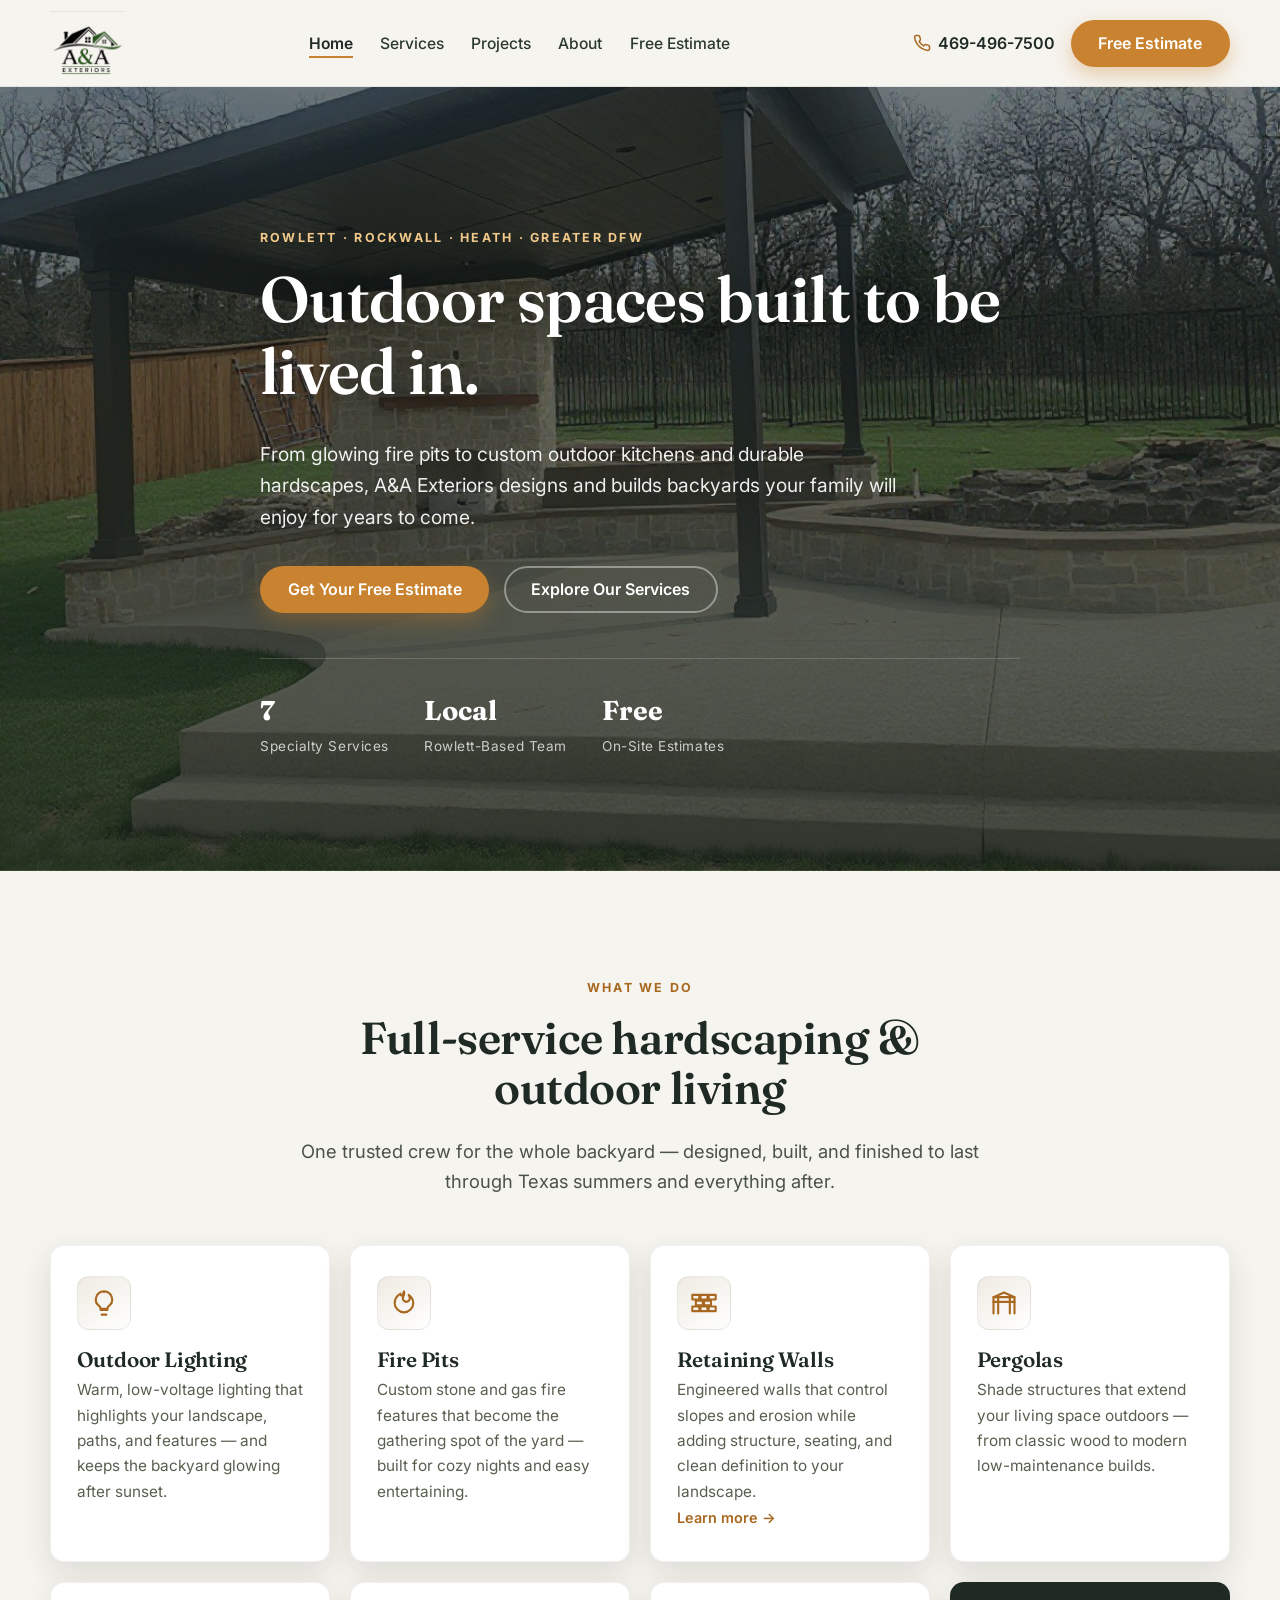
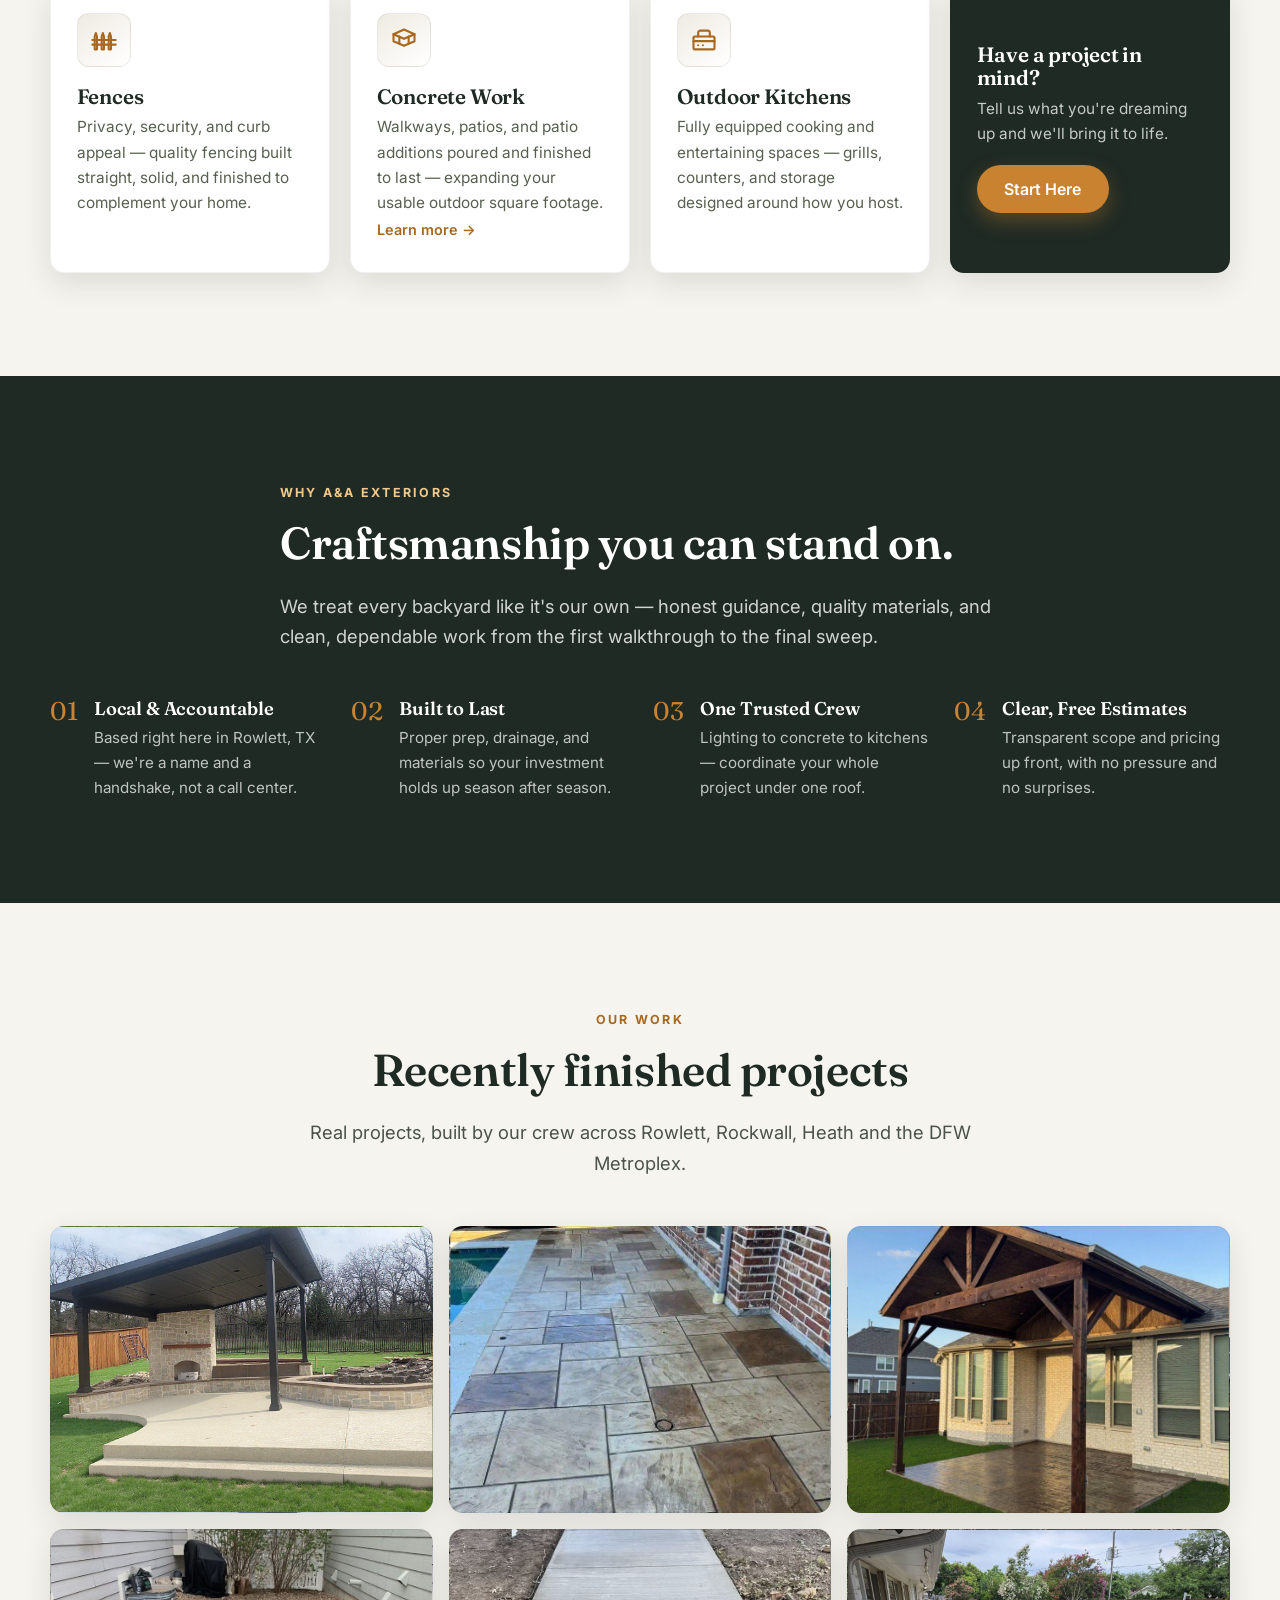
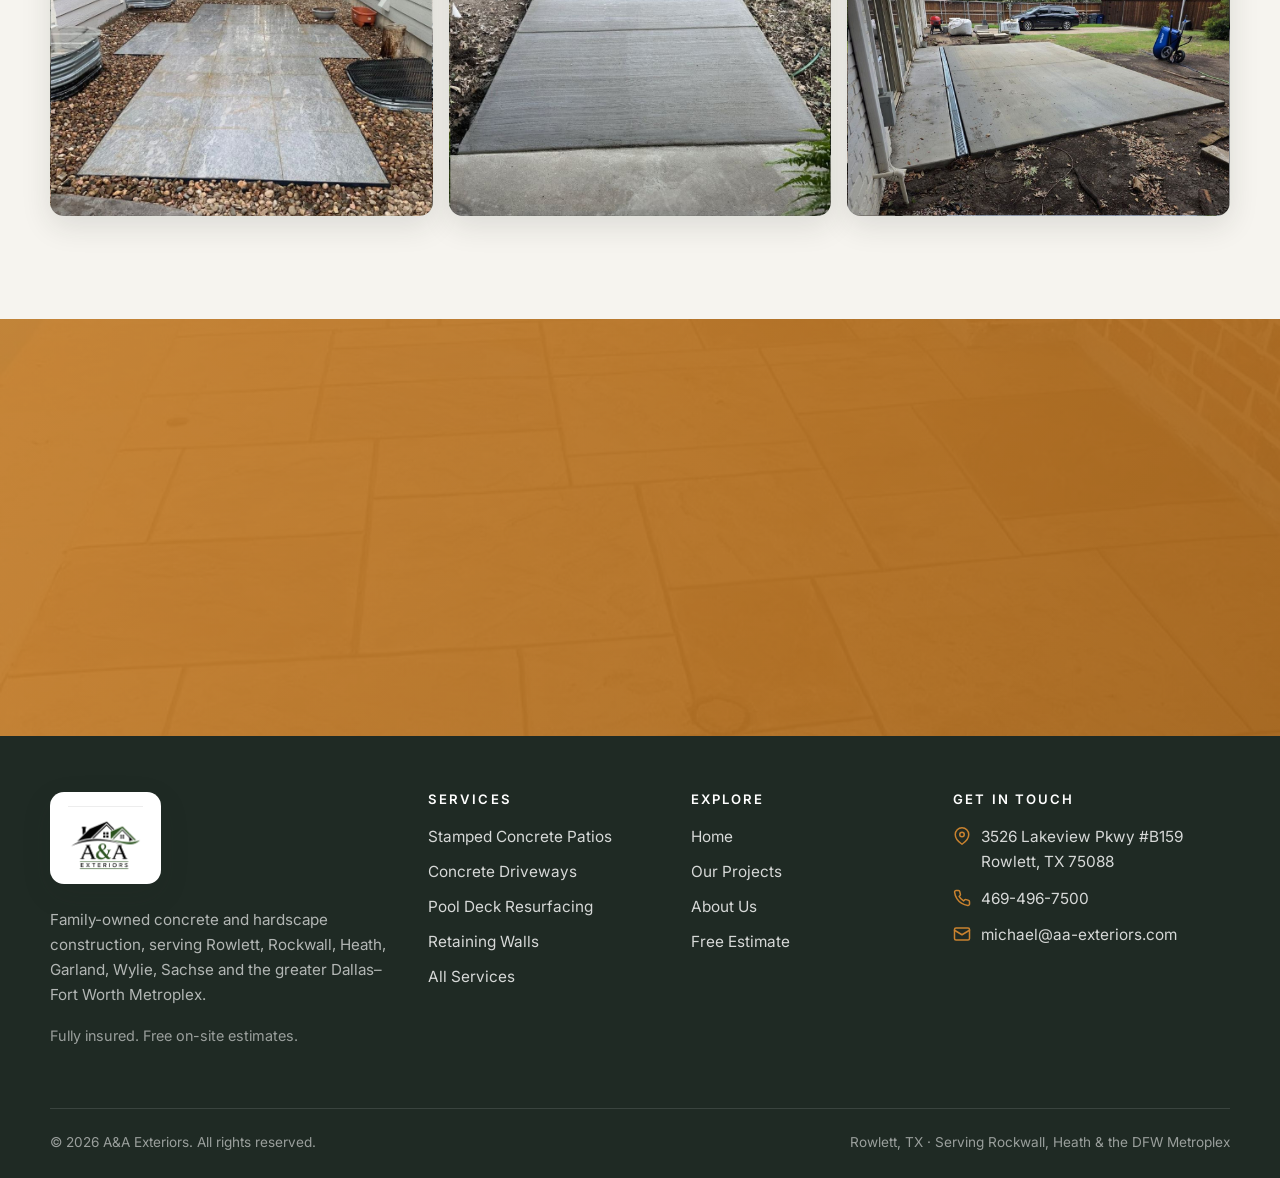
<file: index.html>
<!DOCTYPE html>
<html lang="en">
<head>
  <meta charset="UTF-8" />
  <meta name="viewport" content="width=device-width, initial-scale=1.0" />
  <title>Concrete &amp; Hardscaping in Rowlett, Rockwall &amp; Heath TX | A&amp;A Exteriors</title>
  <meta name="description" content="Concrete patios, driveways, pool decks and retaining walls in Rowlett, Rockwall, Heath and the DFW area. Family-owned, fully insured, 7 years in business. Free estimates." />
  <meta name="theme-color" content="#1f2a24" />
  <link rel="preconnect" href="https://fonts.googleapis.com" />
  <link rel="preconnect" href="https://fonts.gstatic.com" crossorigin />
  <link href="https://fonts.googleapis.com/css2?family=Fraunces:opsz,wght@9..144,500;9..144,600;9..144,700&family=Inter:wght@400;500;600;700&display=swap" rel="stylesheet" />
  <link rel="icon" type="image/png" href="/favicon.png" />
  <link rel="icon" type="image/svg+xml" href="/favicon.svg" />
  <link rel="canonical" href="https://aa-exteriors.com/" />
  <meta property="og:type" content="website" />
  <meta property="og:title" content="Concrete &amp; Hardscaping in Rowlett, Rockwall &amp; Heath TX | A&amp;A Exteriors" />
  <meta property="og:description" content="Concrete patios, driveways, pool decks and retaining walls in Rowlett, Rockwall, Heath and the DFW area. Family-owned, fully insured, 7 years in business. Free estimates." />
  <meta property="og:url" content="https://aa-exteriors.com/" />
  <meta property="og:image" content="https://aa-exteriors.com/images/work-fireplace.jpg" />
  <meta name="twitter:card" content="summary_large_image" />
  <link rel="stylesheet" href="/css/styles.css" />
  <script type="application/ld+json">
  {
    "@context": "https://schema.org",
    "@graph": [
      {
        "@type": "GeneralContractor",
        "@id": "https://aa-exteriors.com/#business",
        "name": "A&A Exteriors",
        "url": "https://aa-exteriors.com/",
        "telephone": "469-496-7500",
        "email": "michael@aa-exteriors.com",
        "image": "https://aa-exteriors.com/images/logo.png",
        "address": {
          "@type": "PostalAddress",
          "streetAddress": "3526 Lakeview Pkwy #B159",
          "addressLocality": "Rowlett",
          "addressRegion": "TX",
          "postalCode": "75088",
          "addressCountry": "US"
        },
        "areaServed": [
          {
            "@type": "City",
            "name": "Rowlett"
          },
          {
            "@type": "City",
            "name": "Rockwall"
          },
          {
            "@type": "City",
            "name": "Heath"
          },
          {
            "@type": "City",
            "name": "Garland"
          },
          {
            "@type": "City",
            "name": "Wylie"
          },
          {
            "@type": "City",
            "name": "Sachse"
          },
          {
            "@type": "City",
            "name": "Royse City"
          },
          {
            "@type": "City",
            "name": "Fate"
          },
          {
            "@type": "City",
            "name": "Forney"
          }
        ]
      },
      {
        "@type": "BreadcrumbList",
        "itemListElement": [
          {
            "@type": "ListItem",
            "position": 1,
            "name": "Home",
            "item": "https://aa-exteriors.com/"
          }
        ]
      }
    ]
  }
  </script>
</head>
<body>
  <!-- ===================== HEADER ===================== -->
  <header class="site-header">
    <div class="container nav">
      <a class="brand" href="/" aria-label="A&amp;A Exteriors home">
        <img src="/images/logo.png" alt="A&amp;A Exteriors — concrete and hardscape contractor in Rowlett, TX" class="brand__logo" />
      </a>
      <button class="nav__toggle" aria-label="Toggle menu" aria-controls="navLinks" aria-expanded="false">
        <svg viewBox="0 0 24 24" fill="none" stroke="currentColor" stroke-width="2" stroke-linecap="round"><line x1="3" y1="6" x2="21" y2="6"/><line x1="3" y1="12" x2="21" y2="12"/><line x1="3" y1="18" x2="21" y2="18"/></svg>
      </button>
      <ul class="nav__links" id="navLinks">
        <li><a href="/" class="is-active">Home</a></li>
        <li><a href="/services">Services</a></li>
        <li><a href="/projects">Projects</a></li>
        <li><a href="/about">About</a></li>
        <li><a href="/estimate">Free Estimate</a></li>
      </ul>
      <div class="nav__cta">
        <a class="nav__phone" href="tel:+14694967500"><svg width="18" height="18" viewBox="0 0 24 24" fill="none" stroke="currentColor" stroke-width="2" stroke-linecap="round" stroke-linejoin="round"><path d="M22 16.92v3a2 2 0 0 1-2.18 2 19.79 19.79 0 0 1-8.63-3.07 19.5 19.5 0 0 1-6-6 19.79 19.79 0 0 1-3.07-8.67A2 2 0 0 1 4.11 2h3a2 2 0 0 1 2 1.72c.13.96.36 1.9.7 2.81a2 2 0 0 1-.45 2.11L8.09 9.91a16 16 0 0 0 6 6l1.27-1.27a2 2 0 0 1 2.11-.45c.9.34 1.85.57 2.81.7A2 2 0 0 1 22 16.92z"/></svg>
          469-496-7500
        </a>
        <a class="btn btn--primary" href="/estimate">Free Estimate</a>
      </div>
    </div>
  </header>

  <!-- ===================== HERO ===================== -->
  <section class="hero">
    <div class="container hero__inner">
      <span class="eyebrow">Rowlett &middot; Rockwall &middot; Heath &middot; Greater DFW</span>
      <h1>Outdoor spaces built to be lived in.</h1>
      <p>From glowing fire pits to custom outdoor kitchens and durable hardscapes, A&amp;A Exteriors designs and builds backyards your family will enjoy for years to come.</p>
      <div class="hero__actions">
        <a class="btn btn--primary" href="/estimate">Get Your Free Estimate</a>
        <a class="btn btn--onDark" href="/services">Explore Our Services</a>
      </div>
      <div class="hero__trust">
        <div><b>7</b><span>Specialty Services</span></div>
        <div><b>Local</b><span>Rowlett-Based Team</span></div>
        <div><b>Free</b><span>On-Site Estimates</span></div>
      </div>
    </div>
  </section>

  <!-- ===================== SERVICES ===================== -->
  <section class="section" id="services">
    <div class="container">
      <div class="section-head center reveal">
        <span class="eyebrow">What We Do</span>
        <h2>Full-service hardscaping &amp; outdoor living</h2>
        <p class="lead" style="margin-inline:auto;">One trusted crew for the whole backyard — designed, built, and finished to last through Texas summers and everything after.</p>
      </div>

      <div class="services-grid">
        <!-- Outdoor Lighting -->
        <article class="service-card reveal">
          <div class="service-card__icon">
            <svg viewBox="0 0 24 24" fill="none" stroke="currentColor" stroke-width="1.8" stroke-linecap="round" stroke-linejoin="round"><path d="M9 18h6"/><path d="M10 22h4"/><path d="M12 2a7 7 0 0 0-4 12.7c.6.5 1 1.3 1 2.1V17h6v-.2c0-.8.4-1.6 1-2.1A7 7 0 0 0 12 2z"/></svg>
          </div>
          <h3>Outdoor Lighting</h3>
          <p>Warm, low-voltage lighting that highlights your landscape, paths, and features — and keeps the backyard glowing after sunset.</p>
        </article>

        <!-- Fire Pits -->
        <article class="service-card reveal">
          <div class="service-card__icon">
            <svg viewBox="0 0 24 24" fill="none" stroke="currentColor" stroke-width="1.8" stroke-linecap="round" stroke-linejoin="round"><path d="M12 2c1 3-1 4-1 6a3 3 0 0 0 6 0c0-1-.3-2-1-3 2 1.5 4 4 4 7a8 8 0 0 1-16 0c0-3.5 2.5-6.5 5-8 0 1.5 1 2 2 2 .5-2 .3-3 1-4z"/></svg>
          </div>
          <h3>Fire Pits</h3>
          <p>Custom stone and gas fire features that become the gathering spot of the yard — built for cozy nights and easy entertaining.</p>
        </article>

        <!-- Retaining Walls -->
        <article class="service-card reveal">
          <div class="service-card__icon">
            <svg viewBox="0 0 24 24" fill="none" stroke="currentColor" stroke-width="1.8" stroke-linecap="round" stroke-linejoin="round"><rect x="2" y="5" width="6" height="4"/><rect x="9" y="5" width="6" height="4"/><rect x="16" y="5" width="6" height="4"/><rect x="5" y="10" width="6" height="4"/><rect x="12" y="10" width="6" height="4"/><rect x="2" y="15" width="6" height="4"/><rect x="9" y="15" width="6" height="4"/><rect x="16" y="15" width="6" height="4"/></svg>
          </div>
          <h3>Retaining Walls</h3>
          <p>Engineered walls that control slopes and erosion while adding structure, seating, and clean definition to your landscape.</p>
        <a class="related-go" href="/retaining-walls">Learn more &rarr;</a>
        </article>

        <!-- Pergolas -->
        <article class="service-card reveal">
          <div class="service-card__icon">
            <svg viewBox="0 0 24 24" fill="none" stroke="currentColor" stroke-width="1.8" stroke-linecap="round" stroke-linejoin="round"><path d="M3 21V7l9-4 9 4v14"/><path d="M3 7h18"/><path d="M7 7v14"/><path d="M17 7v14"/><path d="M3 11h18"/></svg>
          </div>
          <h3>Pergolas</h3>
          <p>Shade structures that extend your living space outdoors — from classic wood to modern low-maintenance builds.</p>
        </article>

        <!-- Fences -->
        <article class="service-card reveal">
          <div class="service-card__icon">
            <svg viewBox="0 0 24 24" fill="none" stroke="currentColor" stroke-width="1.8" stroke-linecap="round" stroke-linejoin="round"><path d="M4 9l1-3 1 3v11H4zM10 9l1-3 1 3v11h-2zM16 9l1-3 1 3v11h-2z"/><path d="M2 12h20"/><path d="M2 16h20"/></svg>
          </div>
          <h3>Fences</h3>
          <p>Privacy, security, and curb appeal — quality fencing built straight, solid, and finished to complement your home.</p>
        </article>

        <!-- Concrete Work -->
        <article class="service-card reveal">
          <div class="service-card__icon">
            <svg viewBox="0 0 24 24" fill="none" stroke="currentColor" stroke-width="1.8" stroke-linecap="round" stroke-linejoin="round"><path d="M3 7l9-4 9 4-9 4-9-4z"/><path d="M3 7v6l9 4 9-4V7"/><path d="M8 9v6"/><path d="M16 9v6"/></svg>
          </div>
          <h3>Concrete Work</h3>
          <p>Walkways, patios, and patio additions poured and finished to last — expanding your usable outdoor square footage.</p>
        <a class="related-go" href="/concrete-patios-stamped-concrete">Learn more &rarr;</a>
        </article>

        <!-- Outdoor Kitchens -->
        <article class="service-card reveal">
          <div class="service-card__icon">
            <svg viewBox="0 0 24 24" fill="none" stroke="currentColor" stroke-width="1.8" stroke-linecap="round" stroke-linejoin="round"><rect x="3" y="9" width="18" height="11" rx="1"/><path d="M3 13h18"/><path d="M7 9V6a2 2 0 0 1 2-2h6a2 2 0 0 1 2 2v3"/><path d="M7 16.5h.01M11 16.5h.01"/></svg>
          </div>
          <h3>Outdoor Kitchens</h3>
          <p>Fully equipped cooking and entertaining spaces — grills, counters, and storage designed around how you host.</p>
        </article>

        <!-- CTA card -->
        <article class="service-card reveal" style="background:var(--forest);display:flex;flex-direction:column;justify-content:center;">
          <h3 style="color:#fff;">Have a project in mind?</h3>
          <p style="color:rgba(255,255,255,.75);margin-bottom:1.2rem;">Tell us what you're dreaming up and we'll bring it to life.</p>
          <a class="btn btn--primary" href="/estimate" style="align-self:flex-start;">Start Here</a>
        </article>
      </div>
    </div>
  </section>

  <!-- ===================== WHY US ===================== -->
  <section class="section features">
    <div class="container">
      <div class="section-head reveal">
        <span class="eyebrow">Why A&amp;A Exteriors</span>
        <h2>Craftsmanship you can stand on.</h2>
        <p class="lead">We treat every backyard like it's our own — honest guidance, quality materials, and clean, dependable work from the first walkthrough to the final sweep.</p>
      </div>
      <div class="feature-grid">
        <div class="feature reveal"><span class="feature__num">01</span><div><h3>Local &amp; Accountable</h3><p>Based right here in Rowlett, TX — we're a name and a handshake, not a call center.</p></div></div>
        <div class="feature reveal"><span class="feature__num">02</span><div><h3>Built to Last</h3><p>Proper prep, drainage, and materials so your investment holds up season after season.</p></div></div>
        <div class="feature reveal"><span class="feature__num">03</span><div><h3>One Trusted Crew</h3><p>Lighting to concrete to kitchens — coordinate your whole project under one roof.</p></div></div>
        <div class="feature reveal"><span class="feature__num">04</span><div><h3>Clear, Free Estimates</h3><p>Transparent scope and pricing up front, with no pressure and no surprises.</p></div></div>
      </div>
    </div>
  </section>

  <!-- ===================== GALLERY ===================== -->
  <section class="section" id="gallery">
    <div class="container">
      <div class="section-head center reveal">
        <span class="eyebrow">Our Work</span>
        <h2>Recently finished projects</h2>
        <p class="lead" style="margin-inline:auto;">Real projects, built by our crew across Rowlett, Rockwall, Heath and the DFW Metroplex.</p>
      </div>
      <div class="gallery">
        <div class="gallery-item" data-label="Outdoor Fireplace &amp; Fire Pit" style="background-image:url('/images/work-fireplace.jpg')"></div>
        <div class="gallery-item" data-label="Stamped Concrete Pool Deck" style="background-image:url('/images/work-stamped.jpg')"></div>
        <div class="gallery-item" data-label="Covered Patio &amp; Pavilion" style="background-image:url('/images/work-pavilion.jpg')"></div>
        <div class="gallery-item" data-label="Paver Patio &amp; Walkway" style="background-image:url('/images/work-pavers.jpg')"></div>
        <div class="gallery-item" data-label="Concrete Walkway" style="background-image:url('/images/work-walkway.jpg')"></div>
        <div class="gallery-item" data-label="Concrete Patio Addition" style="background-image:url('/images/work-patio.jpg')"></div>
      </div>
    </div>
  </section>

  <!-- ===================== CTA BAND ===================== -->
  <section class="section cta-band">
    <div class="container">
      <h2 class="reveal">Ready to reimagine your backyard?</h2>
      <p class="reveal">Get a free, no-obligation estimate from a local team that shows up and does the job right.</p>
      <a class="btn btn--light reveal" href="/estimate">Request Your Free Estimate</a>
    </div>
  </section>
  <!-- ===================== FOOTER ===================== -->
  <footer class="site-footer">
    <div class="container">
      <div class="footer-grid footer-grid--4">
        <div class="footer-brand">
          <div class="footer-logo"><img src="/images/logo.png" alt="A&amp;A Exteriors" /></div>
          <p>Family-owned concrete and hardscape construction, serving Rowlett, Rockwall, Heath, Garland, Wylie, Sachse and the greater Dallas&ndash;Fort Worth Metroplex.</p>
          <p style="font-size:.9rem;color:rgba(255,255,255,.55);">Fully insured. Free on-site estimates.</p>
        </div>
        <div>
          <h4>Services</h4>
          <ul class="footer-links">
            <li><a href="/concrete-patios-stamped-concrete">Stamped Concrete Patios</a></li>
            <li><a href="/concrete-driveways">Concrete Driveways</a></li>
            <li><a href="/pool-deck-resurfacing">Pool Deck Resurfacing</a></li>
            <li><a href="/retaining-walls">Retaining Walls</a></li>
            <li><a href="/services">All Services</a></li>
          </ul>
        </div>
        <div>
          <h4>Explore</h4>
          <ul class="footer-links">
            <li><a href="/">Home</a></li>
            <li><a href="/projects">Our Projects</a></li>
            <li><a href="/about">About Us</a></li>
            <li><a href="/estimate">Free Estimate</a></li>
          </ul>
        </div>
        <div>
          <h4>Get In Touch</h4>
          <ul class="footer-contact">
            <li><svg viewBox="0 0 24 24" fill="none" stroke="currentColor" stroke-width="2" stroke-linecap="round" stroke-linejoin="round"><path d="M21 10c0 7-9 13-9 13s-9-6-9-13a9 9 0 0 1 18 0z"/><circle cx="12" cy="10" r="3"/></svg><span>3526 Lakeview Pkwy #B159<br/>Rowlett, TX 75088</span></li>
            <li><svg viewBox="0 0 24 24" fill="none" stroke="currentColor" stroke-width="2" stroke-linecap="round" stroke-linejoin="round"><path d="M22 16.92v3a2 2 0 0 1-2.18 2 19.79 19.79 0 0 1-8.63-3.07 19.5 19.5 0 0 1-6-6 19.79 19.79 0 0 1-3.07-8.67A2 2 0 0 1 4.11 2h3a2 2 0 0 1 2 1.72c.13.96.36 1.9.7 2.81a2 2 0 0 1-.45 2.11L8.09 9.91a16 16 0 0 0 6 6l1.27-1.27a2 2 0 0 1 2.11-.45c.9.34 1.85.57 2.81.7A2 2 0 0 1 22 16.92z"/></svg><a href="tel:+14694967500">469-496-7500</a></li>
            <li><svg viewBox="0 0 24 24" fill="none" stroke="currentColor" stroke-width="2" stroke-linecap="round" stroke-linejoin="round"><rect x="2" y="4" width="20" height="16" rx="2"/><path d="m22 7-10 6L2 7"/></svg><a href="mailto:michael@aa-exteriors.com">michael@aa-exteriors.com</a></li>
          </ul>
        </div>
      </div>
      <div class="footer-bottom">
        <span>&copy; <span data-year>2026</span> A&amp;A Exteriors. All rights reserved.</span>
        <span>Rowlett, TX &middot; Serving Rockwall, Heath &amp; the DFW Metroplex</span>
      </div>
    </div>
  </footer>

  <script src="/js/main.js"></script>
</body>
</html>
</file>
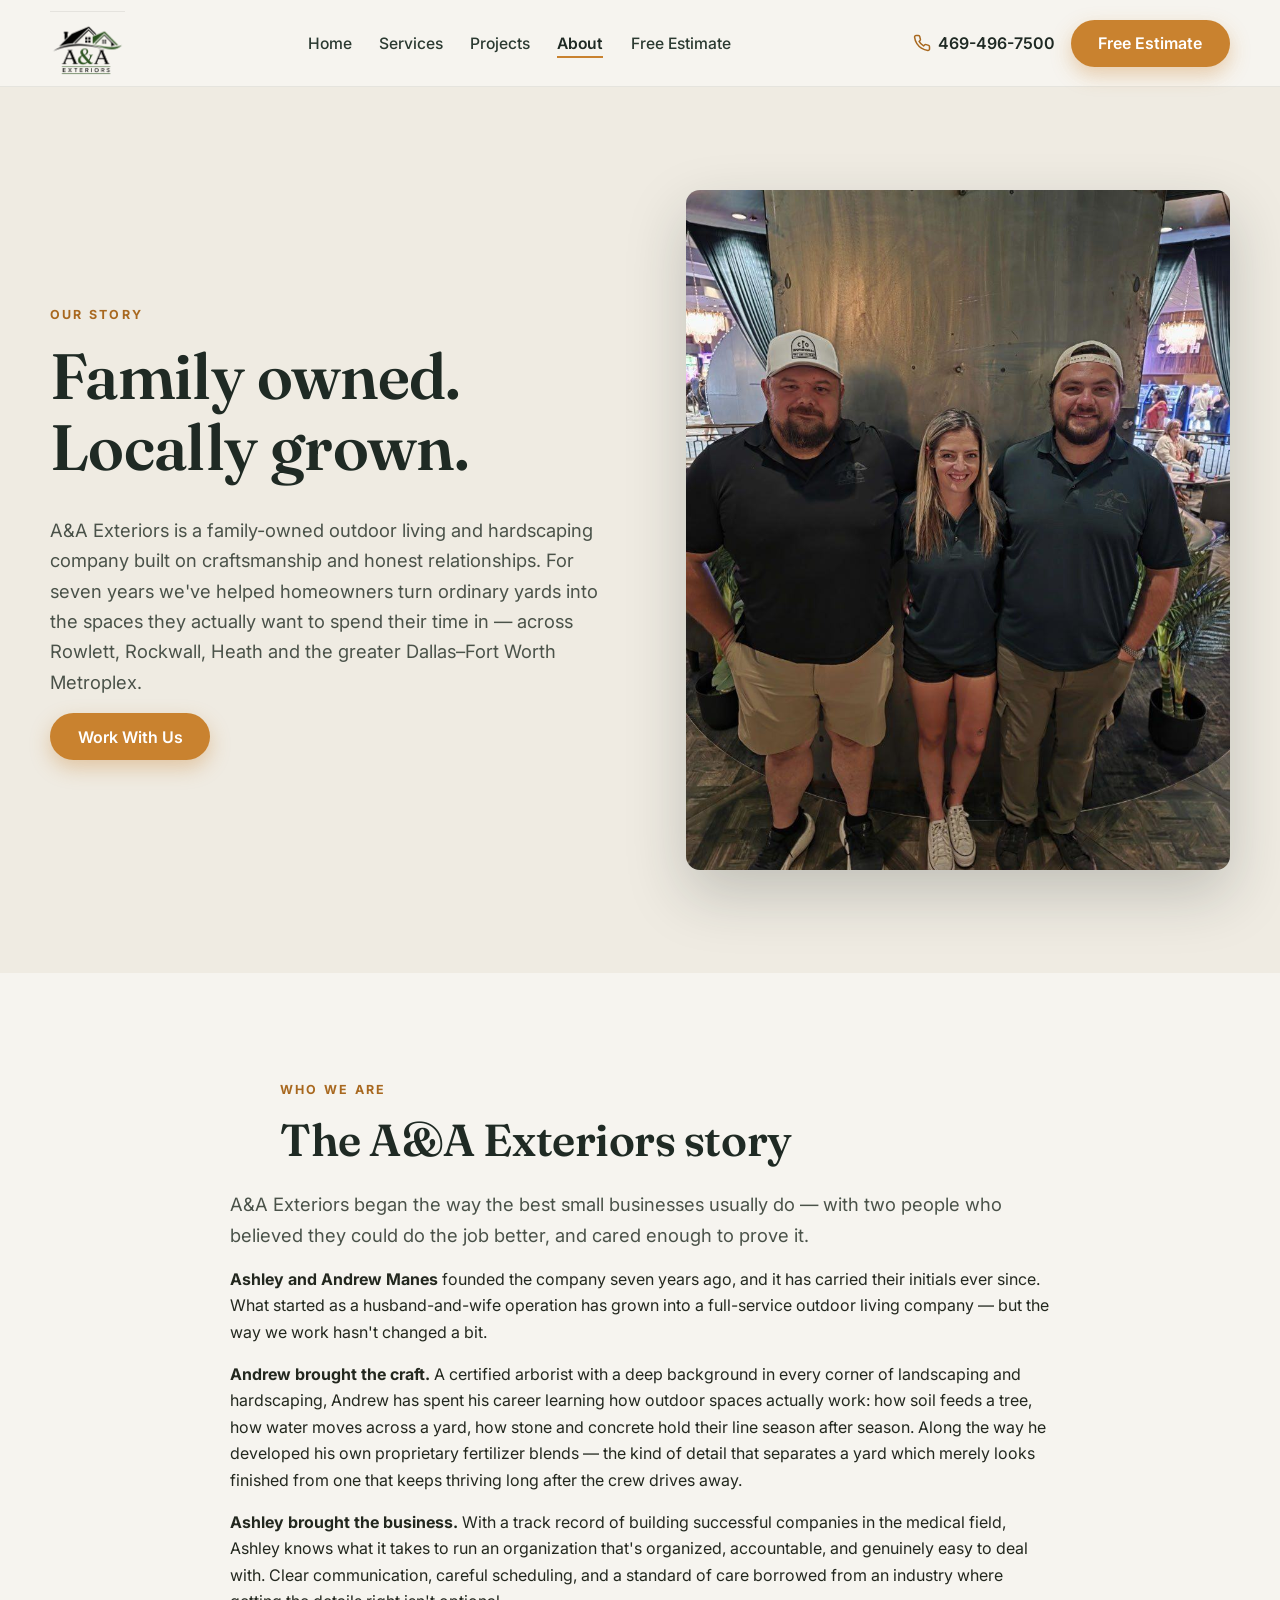
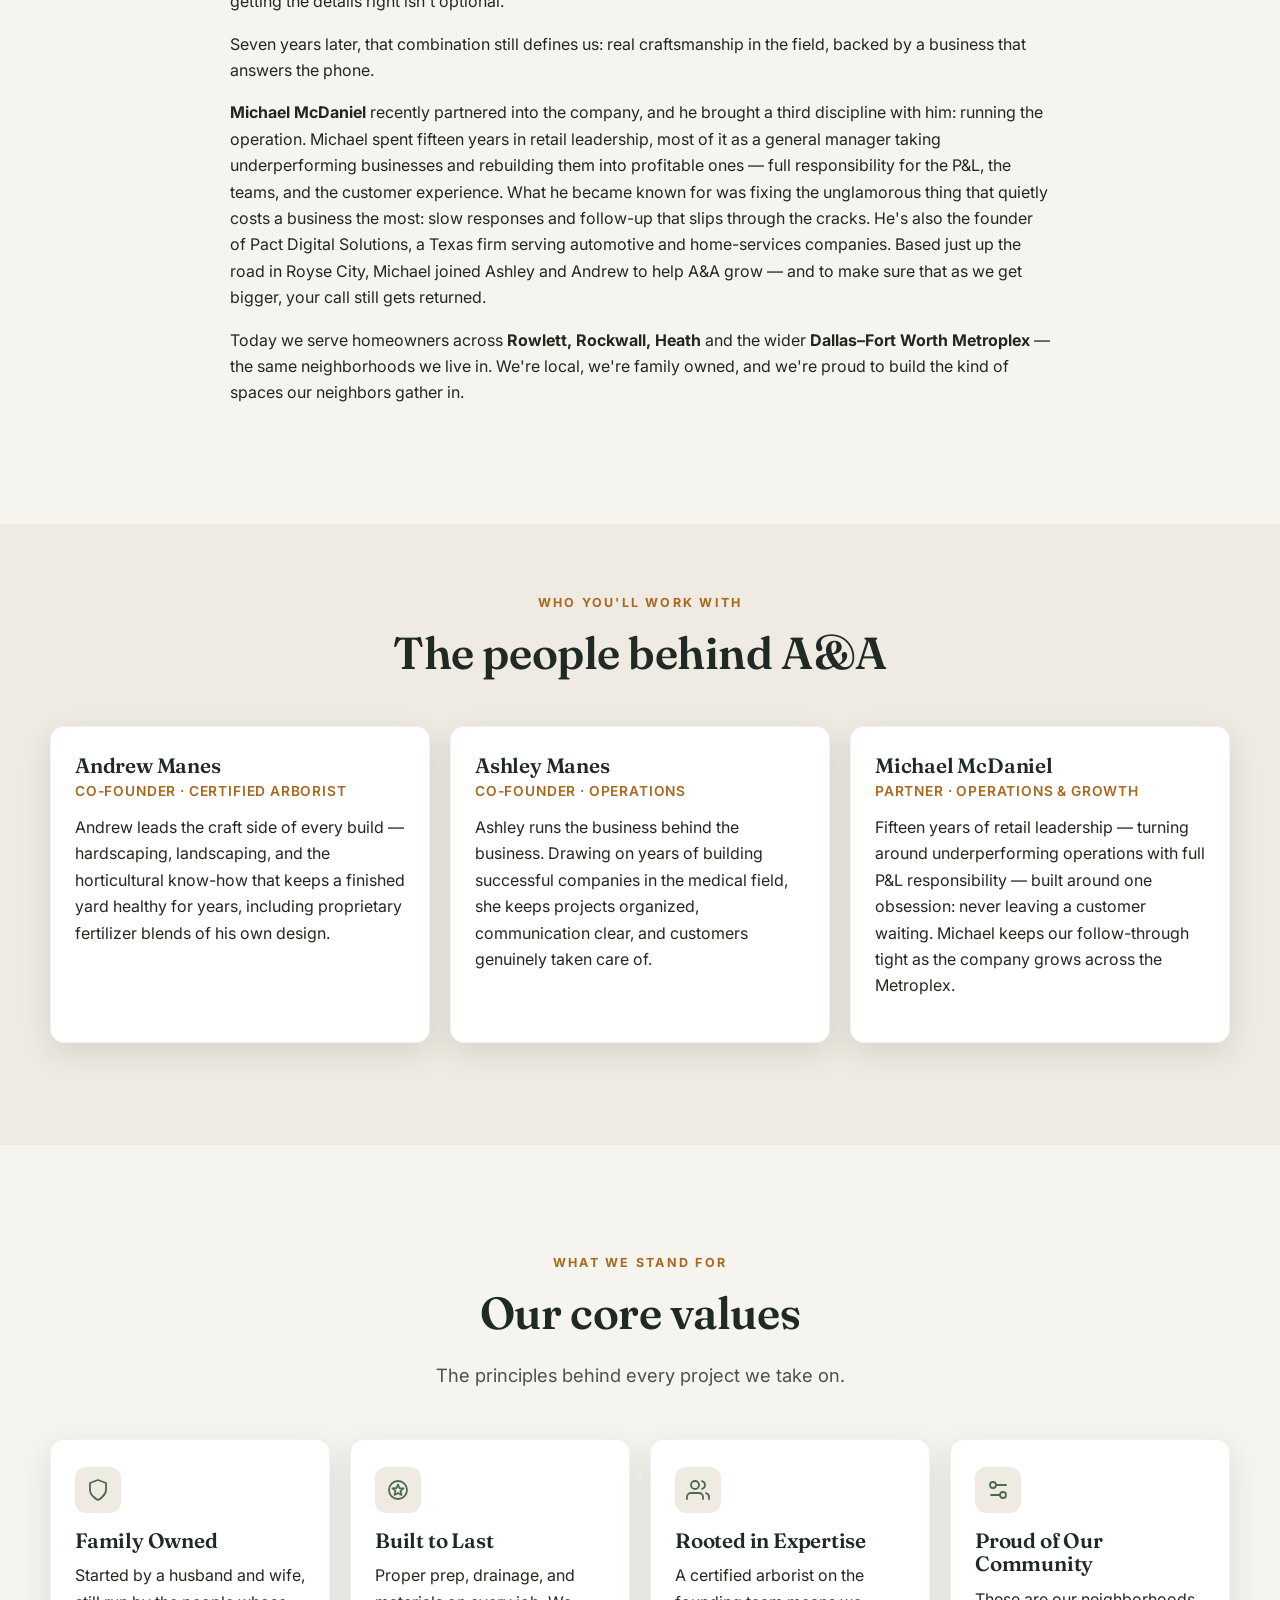
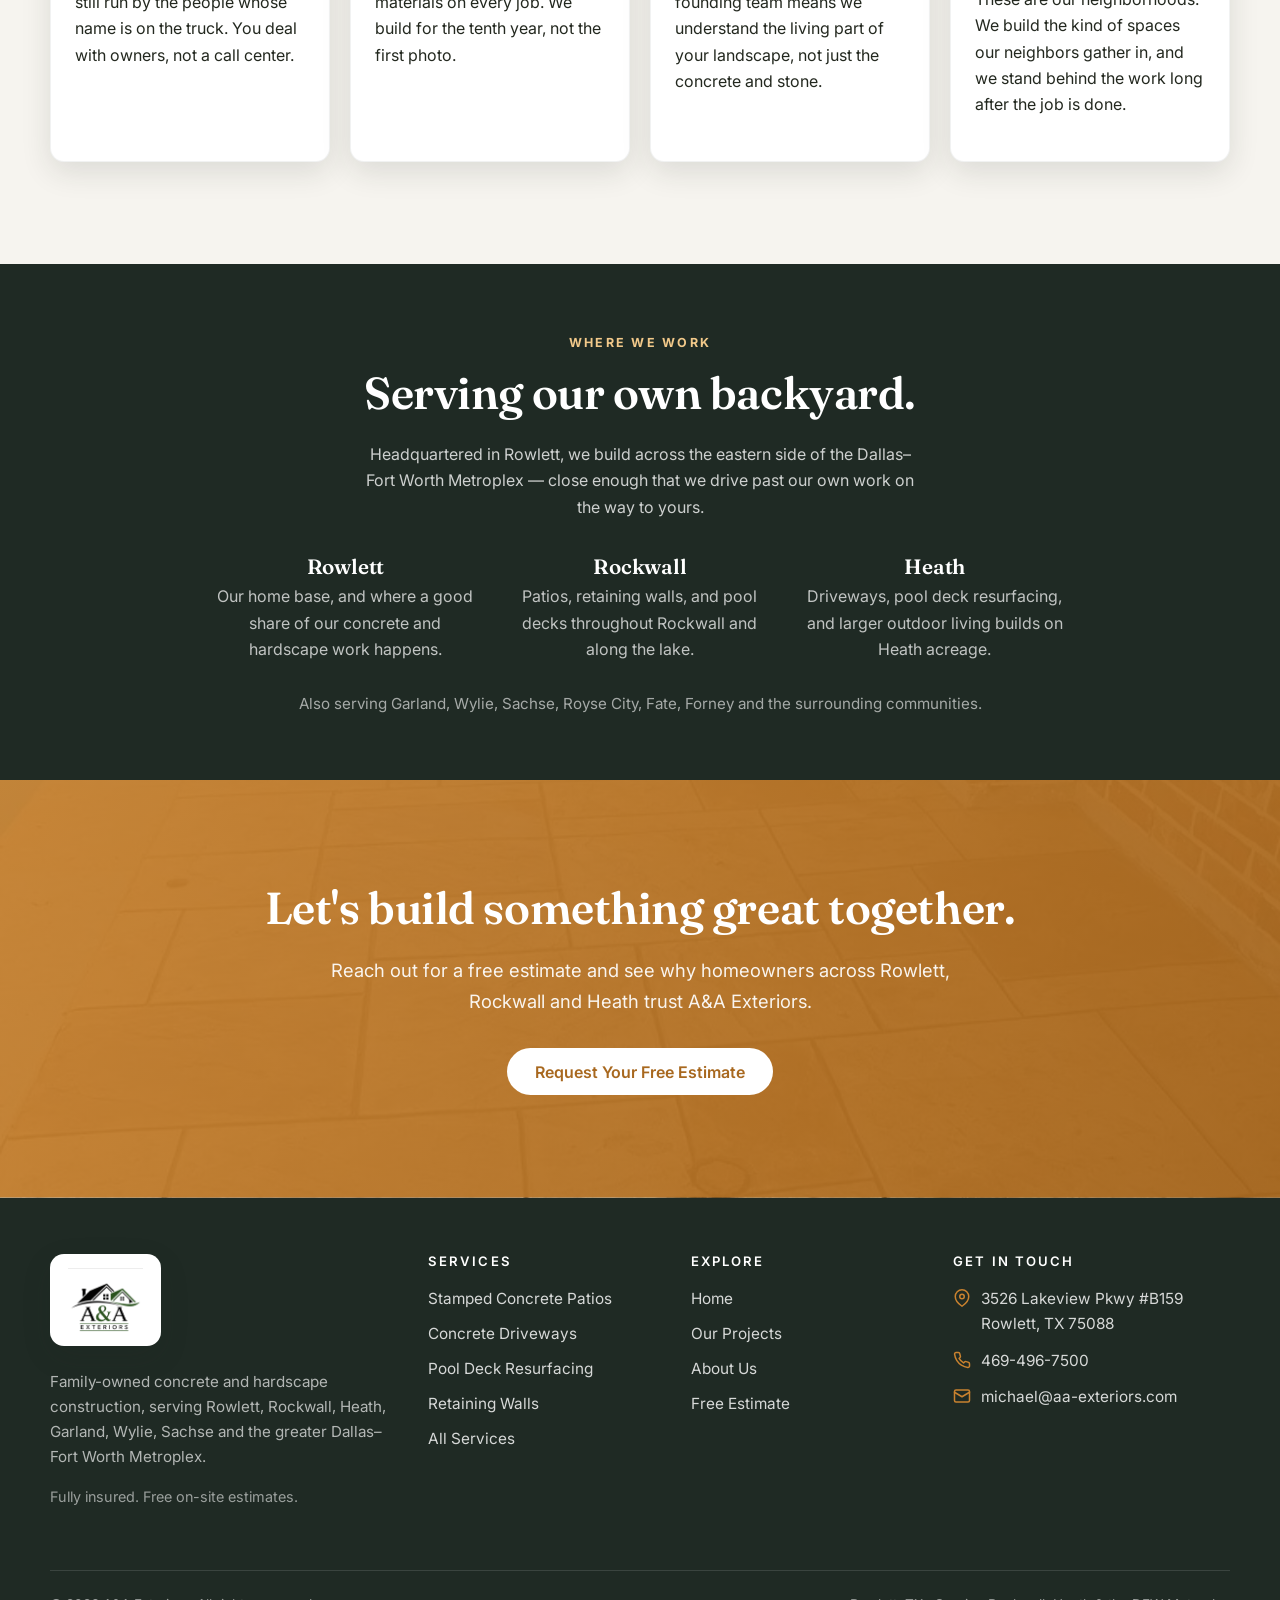
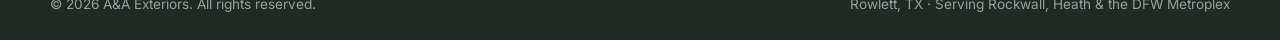
<file: about.html>
<!DOCTYPE html>
<html lang="en">
<head>
  <meta charset="UTF-8" />
  <meta name="viewport" content="width=device-width, initial-scale=1.0" />
  <title>About A&amp;A Exteriors | Family-Owned Concrete Contractor, Rowlett TX</title>
  <meta name="description" content="Meet A&amp;A Exteriors — a family-owned concrete and hardscape contractor founded by Ashley and Andrew Manes. Seven years serving Rowlett, Rockwall, Heath and the DFW area." />
  <meta name="theme-color" content="#1f2a24" />
  <link rel="preconnect" href="https://fonts.googleapis.com" />
  <link rel="preconnect" href="https://fonts.gstatic.com" crossorigin />
  <link href="https://fonts.googleapis.com/css2?family=Fraunces:opsz,wght@9..144,500;9..144,600;9..144,700&family=Inter:wght@400;500;600;700&display=swap" rel="stylesheet" />
  <link rel="icon" type="image/png" href="/favicon.png" />
  <link rel="icon" type="image/svg+xml" href="/favicon.svg" />
  <link rel="canonical" href="https://aa-exteriors.com/about" />
  <meta property="og:type" content="website" />
  <meta property="og:title" content="About A&amp;A Exteriors | Family-Owned Concrete Contractor, Rowlett TX" />
  <meta property="og:description" content="Meet A&amp;A Exteriors — a family-owned concrete and hardscape contractor founded by Ashley and Andrew Manes. Seven years serving Rowlett, Rockwall, Heath and the DFW area." />
  <meta property="og:url" content="https://aa-exteriors.com/about" />
  <meta property="og:image" content="https://aa-exteriors.com/images/work-fireplace.jpg" />
  <meta name="twitter:card" content="summary_large_image" />
  <link rel="stylesheet" href="/css/styles.css" />
  <script type="application/ld+json">
  {
    "@context": "https://schema.org",
    "@graph": [
      {
        "@type": "GeneralContractor",
        "@id": "https://aa-exteriors.com/#business",
        "name": "A&A Exteriors",
        "url": "https://aa-exteriors.com/",
        "telephone": "469-496-7500",
        "email": "michael@aa-exteriors.com",
        "image": "https://aa-exteriors.com/images/logo.png",
        "address": {
          "@type": "PostalAddress",
          "streetAddress": "3526 Lakeview Pkwy #B159",
          "addressLocality": "Rowlett",
          "addressRegion": "TX",
          "postalCode": "75088",
          "addressCountry": "US"
        },
        "areaServed": [
          {
            "@type": "City",
            "name": "Rowlett"
          },
          {
            "@type": "City",
            "name": "Rockwall"
          },
          {
            "@type": "City",
            "name": "Heath"
          },
          {
            "@type": "City",
            "name": "Garland"
          },
          {
            "@type": "City",
            "name": "Wylie"
          },
          {
            "@type": "City",
            "name": "Sachse"
          },
          {
            "@type": "City",
            "name": "Royse City"
          },
          {
            "@type": "City",
            "name": "Fate"
          },
          {
            "@type": "City",
            "name": "Forney"
          }
        ]
      },
      {
        "@type": "BreadcrumbList",
        "itemListElement": [
          {
            "@type": "ListItem",
            "position": 1,
            "name": "Home",
            "item": "https://aa-exteriors.com/"
          },
          {
            "@type": "ListItem",
            "position": 2,
            "name": "About A&A Exteriors",
            "item": "https://aa-exteriors.com/about"
          }
        ]
      }
    ]
  }
  </script>
</head>
<body>
  <!-- ===================== HEADER ===================== -->
  <header class="site-header">
    <div class="container nav">
      <a class="brand" href="/" aria-label="A&amp;A Exteriors home">
        <img src="/images/logo.png" alt="A&amp;A Exteriors — concrete and hardscape contractor in Rowlett, TX" class="brand__logo" />
      </a>
      <button class="nav__toggle" aria-label="Toggle menu" aria-controls="navLinks" aria-expanded="false">
        <svg viewBox="0 0 24 24" fill="none" stroke="currentColor" stroke-width="2" stroke-linecap="round"><line x1="3" y1="6" x2="21" y2="6"/><line x1="3" y1="12" x2="21" y2="12"/><line x1="3" y1="18" x2="21" y2="18"/></svg>
      </button>
      <ul class="nav__links" id="navLinks">
        <li><a href="/">Home</a></li>
        <li><a href="/services">Services</a></li>
        <li><a href="/projects">Projects</a></li>
        <li><a href="/about" class="is-active">About</a></li>
        <li><a href="/estimate">Free Estimate</a></li>
      </ul>
      <div class="nav__cta">
        <a class="nav__phone" href="tel:+14694967500"><svg width="18" height="18" viewBox="0 0 24 24" fill="none" stroke="currentColor" stroke-width="2" stroke-linecap="round" stroke-linejoin="round"><path d="M22 16.92v3a2 2 0 0 1-2.18 2 19.79 19.79 0 0 1-8.63-3.07 19.5 19.5 0 0 1-6-6 19.79 19.79 0 0 1-3.07-8.67A2 2 0 0 1 4.11 2h3a2 2 0 0 1 2 1.72c.13.96.36 1.9.7 2.81a2 2 0 0 1-.45 2.11L8.09 9.91a16 16 0 0 0 6 6l1.27-1.27a2 2 0 0 1 2.11-.45c.9.34 1.85.57 2.81.7A2 2 0 0 1 22 16.92z"/></svg>
          469-496-7500
        </a>
        <a class="btn btn--primary" href="/estimate">Free Estimate</a>
      </div>
    </div>
  </header>

  <!-- ===================== ABOUT HERO ===================== -->
  <section class="section about-hero">
    <div class="container split">
      <div class="reveal">
        <span class="eyebrow">Our Story</span>
        <h1>Family owned. Locally grown.</h1>
        <p class="lead">A&amp;A Exteriors is a family-owned outdoor living and hardscaping company built on craftsmanship and honest relationships. For seven years we've helped homeowners turn ordinary yards into the spaces they actually want to spend their time in &mdash; across Rowlett, Rockwall, Heath and the greater Dallas&ndash;Fort Worth Metroplex.</p>
        <a class="btn btn--primary" href="/estimate">Work With Us</a>
      </div>
      <div class="split__media reveal" style="background-image:url('/images/about-team.jpg')"></div>
    </div>
  </section>

  <!-- ===================== COMPANY HISTORY ===================== -->
  <section class="section">
    <div class="container" style="max-width:820px;">
      <div class="section-head reveal" style="margin-bottom:1.5rem;">
        <span class="eyebrow">Who We Are</span>
        <h2>The A&amp;A Exteriors story</h2>
      </div>

      <div class="reveal">
        <p class="lead" style="max-width:none;">A&amp;A Exteriors began the way the best small businesses usually do &mdash; with two people who believed they could do the job better, and cared enough to prove it.</p>

        <p><strong>Ashley and Andrew Manes</strong> founded the company seven years ago, and it has carried their initials ever since. What started as a husband-and-wife operation has grown into a full-service outdoor living company &mdash; but the way we work hasn't changed a bit.</p>

        <p><strong>Andrew brought the craft.</strong> A certified arborist with a deep background in every corner of landscaping and hardscaping, Andrew has spent his career learning how outdoor spaces actually work: how soil feeds a tree, how water moves across a yard, how stone and concrete hold their line season after season. Along the way he developed his own proprietary fertilizer blends &mdash; the kind of detail that separates a yard which merely looks finished from one that keeps thriving long after the crew drives away.</p>

        <p><strong>Ashley brought the business.</strong> With a track record of building successful companies in the medical field, Ashley knows what it takes to run an organization that's organized, accountable, and genuinely easy to deal with. Clear communication, careful scheduling, and a standard of care borrowed from an industry where getting the details right isn't optional.</p>

        <p>Seven years later, that combination still defines us: real craftsmanship in the field, backed by a business that answers the phone.</p>

        <p><strong>Michael McDaniel</strong> recently partnered into the company, and he brought a third discipline with him: running the operation. Michael spent fifteen years in retail leadership, most of it as a general manager taking underperforming businesses and rebuilding them into profitable ones &mdash; full responsibility for the P&amp;L, the teams, and the customer experience. What he became known for was fixing the unglamorous thing that quietly costs a business the most: slow responses and follow-up that slips through the cracks. He's also the founder of Pact Digital Solutions, a Texas firm serving automotive and home-services companies. Based just up the road in Royse City, Michael joined Ashley and Andrew to help A&amp;A grow &mdash; and to make sure that as we get bigger, your call still gets returned.</p>

        <p>Today we serve homeowners across <strong>Rowlett, Rockwall, Heath</strong> and the wider <strong>Dallas&ndash;Fort Worth Metroplex</strong> &mdash; the same neighborhoods we live in. We're local, we're family owned, and we're proud to build the kind of spaces our neighbors gather in.</p>
      </div>
    </div>
  </section>

  <!-- ===================== THE TEAM ===================== -->
  <section class="section" style="background:var(--cream-2);padding-top:clamp(2.5rem,5vw,4rem);">
    <div class="container">
      <div class="section-head center reveal">
        <span class="eyebrow">Who You'll Work With</span>
        <h2>The people behind A&amp;A</h2>
      </div>
      <div class="values-grid">
        <div class="value-card reveal">
          <h3 style="margin-bottom:.15rem;">Andrew Manes</h3>
          <p style="color:var(--amber-dark);font-weight:600;font-size:.86rem;letter-spacing:.06em;text-transform:uppercase;margin-bottom:.7rem;">Co-Founder &middot; Certified Arborist</p>
          <p>Andrew leads the craft side of every build &mdash; hardscaping, landscaping, and the horticultural know-how that keeps a finished yard healthy for years, including proprietary fertilizer blends of his own design.</p>
        </div>
        <div class="value-card reveal">
          <h3 style="margin-bottom:.15rem;">Ashley Manes</h3>
          <p style="color:var(--amber-dark);font-weight:600;font-size:.86rem;letter-spacing:.06em;text-transform:uppercase;margin-bottom:.7rem;">Co-Founder &middot; Operations</p>
          <p>Ashley runs the business behind the business. Drawing on years of building successful companies in the medical field, she keeps projects organized, communication clear, and customers genuinely taken care of.</p>
        </div>
        <div class="value-card reveal">
          <h3 style="margin-bottom:.15rem;">Michael McDaniel</h3>
          <p style="color:var(--amber-dark);font-weight:600;font-size:.86rem;letter-spacing:.06em;text-transform:uppercase;margin-bottom:.7rem;">Partner &middot; Operations &amp; Growth</p>
          <p>Fifteen years of retail leadership &mdash; turning around underperforming operations with full P&amp;L responsibility &mdash; built around one obsession: never leaving a customer waiting. Michael keeps our follow-through tight as the company grows across the Metroplex.</p>
        </div>
      </div>
    </div>
  </section>

  <!-- ===================== CORE VALUES ===================== -->
  <section class="section">
    <div class="container">
      <div class="section-head center reveal">
        <span class="eyebrow">What We Stand For</span>
        <h2>Our core values</h2>
        <p class="lead" style="margin-inline:auto;">The principles behind every project we take on.</p>
      </div>

      <div class="values-grid">
        <div class="value-card reveal">
          <div class="value-card__icon"><svg viewBox="0 0 24 24" fill="none" stroke="currentColor" stroke-width="1.8" stroke-linecap="round" stroke-linejoin="round"><path d="M12 22s8-4 8-10V5l-8-3-8 3v7c0 6 8 10 8 10z"/></svg></div>
          <h3>Family Owned</h3>
          <p>Started by a husband and wife, still run by the people whose name is on the truck. You deal with owners, not a call center.</p>
        </div>
        <div class="value-card reveal">
          <div class="value-card__icon"><svg viewBox="0 0 24 24" fill="none" stroke="currentColor" stroke-width="1.8" stroke-linecap="round" stroke-linejoin="round"><path d="m12 15 3.5 2-1-4 3-2.6-4-.3L12 6.5 10.5 10l-4 .3 3 2.6-1 4z"/><circle cx="12" cy="12" r="9"/></svg></div>
          <h3>Built to Last</h3>
          <p>Proper prep, drainage, and materials on every job. We build for the tenth year, not the first photo.</p>
        </div>
        <div class="value-card reveal">
          <div class="value-card__icon"><svg viewBox="0 0 24 24" fill="none" stroke="currentColor" stroke-width="1.8" stroke-linecap="round" stroke-linejoin="round"><path d="M17 21v-2a4 4 0 0 0-4-4H5a4 4 0 0 0-4 4v2"/><circle cx="9" cy="7" r="4"/><path d="M23 21v-2a4 4 0 0 0-3-3.87"/><path d="M16 3.13a4 4 0 0 1 0 7.75"/></svg></div>
          <h3>Rooted in Expertise</h3>
          <p>A certified arborist on the founding team means we understand the living part of your landscape, not just the concrete and stone.</p>
        </div>
        <div class="value-card reveal">
          <div class="value-card__icon"><svg viewBox="0 0 24 24" fill="none" stroke="currentColor" stroke-width="1.8" stroke-linecap="round" stroke-linejoin="round"><path d="M20 7h-9M14 17H5"/><circle cx="17" cy="17" r="3"/><circle cx="7" cy="7" r="3"/></svg></div>
          <h3>Proud of Our Community</h3>
          <p>These are our neighborhoods. We build the kind of spaces our neighbors gather in, and we stand behind the work long after the job is done.</p>
        </div>
      </div>
    </div>
  </section>

  <!-- ===================== SERVICE AREAS ===================== -->
  <section class="section--tight" style="background:var(--forest);color:#fff;">
    <div class="container center">
      <span class="eyebrow" style="color:#f2c98a;">Where We Work</span>
      <h2 style="color:#fff;">Serving our own backyard.</h2>
      <p style="color:rgba(255,255,255,.78);max-width:56ch;margin:0 auto;">Headquartered in Rowlett, we build across the eastern side of the Dallas&ndash;Fort Worth Metroplex &mdash; close enough that we drive past our own work on the way to yours.</p>
      <div style="display:grid;gap:1.5rem;grid-template-columns:repeat(auto-fit,minmax(200px,1fr));max-width:860px;margin:2.2rem auto 0;">
        <div>
          <h3 style="color:#fff;margin-bottom:.3rem;">Rowlett</h3>
          <p style="color:rgba(255,255,255,.72);margin:0;">Our home base, and where a good share of our concrete and hardscape work happens.</p>
        </div>
        <div>
          <h3 style="color:#fff;margin-bottom:.3rem;">Rockwall</h3>
          <p style="color:rgba(255,255,255,.72);margin:0;">Patios, retaining walls, and pool decks throughout Rockwall and along the lake.</p>
        </div>
        <div>
          <h3 style="color:#fff;margin-bottom:.3rem;">Heath</h3>
          <p style="color:rgba(255,255,255,.72);margin:0;">Driveways, pool deck resurfacing, and larger outdoor living builds on Heath acreage.</p>
        </div>
      </div>
      <p style="color:rgba(255,255,255,.6);font-size:.95rem;margin:1.8rem auto 0;">Also serving Garland, Wylie, Sachse, Royse City, Fate, Forney and the surrounding communities.</p>
    </div>
  </section>

  <!-- ===================== CTA BAND ===================== -->
  <section class="section cta-band">
    <div class="container">
      <h2 class="reveal">Let's build something great together.</h2>
      <p class="reveal">Reach out for a free estimate and see why homeowners across Rowlett, Rockwall and Heath trust A&amp;A Exteriors.</p>
      <a class="btn btn--light reveal" href="/estimate">Request Your Free Estimate</a>
    </div>
  </section>
  <!-- ===================== FOOTER ===================== -->
  <footer class="site-footer">
    <div class="container">
      <div class="footer-grid footer-grid--4">
        <div class="footer-brand">
          <div class="footer-logo"><img src="/images/logo.png" alt="A&amp;A Exteriors" /></div>
          <p>Family-owned concrete and hardscape construction, serving Rowlett, Rockwall, Heath, Garland, Wylie, Sachse and the greater Dallas&ndash;Fort Worth Metroplex.</p>
          <p style="font-size:.9rem;color:rgba(255,255,255,.55);">Fully insured. Free on-site estimates.</p>
        </div>
        <div>
          <h4>Services</h4>
          <ul class="footer-links">
            <li><a href="/concrete-patios-stamped-concrete">Stamped Concrete Patios</a></li>
            <li><a href="/concrete-driveways">Concrete Driveways</a></li>
            <li><a href="/pool-deck-resurfacing">Pool Deck Resurfacing</a></li>
            <li><a href="/retaining-walls">Retaining Walls</a></li>
            <li><a href="/services">All Services</a></li>
          </ul>
        </div>
        <div>
          <h4>Explore</h4>
          <ul class="footer-links">
            <li><a href="/">Home</a></li>
            <li><a href="/projects">Our Projects</a></li>
            <li><a href="/about">About Us</a></li>
            <li><a href="/estimate">Free Estimate</a></li>
          </ul>
        </div>
        <div>
          <h4>Get In Touch</h4>
          <ul class="footer-contact">
            <li><svg viewBox="0 0 24 24" fill="none" stroke="currentColor" stroke-width="2" stroke-linecap="round" stroke-linejoin="round"><path d="M21 10c0 7-9 13-9 13s-9-6-9-13a9 9 0 0 1 18 0z"/><circle cx="12" cy="10" r="3"/></svg><span>3526 Lakeview Pkwy #B159<br/>Rowlett, TX 75088</span></li>
            <li><svg viewBox="0 0 24 24" fill="none" stroke="currentColor" stroke-width="2" stroke-linecap="round" stroke-linejoin="round"><path d="M22 16.92v3a2 2 0 0 1-2.18 2 19.79 19.79 0 0 1-8.63-3.07 19.5 19.5 0 0 1-6-6 19.79 19.79 0 0 1-3.07-8.67A2 2 0 0 1 4.11 2h3a2 2 0 0 1 2 1.72c.13.96.36 1.9.7 2.81a2 2 0 0 1-.45 2.11L8.09 9.91a16 16 0 0 0 6 6l1.27-1.27a2 2 0 0 1 2.11-.45c.9.34 1.85.57 2.81.7A2 2 0 0 1 22 16.92z"/></svg><a href="tel:+14694967500">469-496-7500</a></li>
            <li><svg viewBox="0 0 24 24" fill="none" stroke="currentColor" stroke-width="2" stroke-linecap="round" stroke-linejoin="round"><rect x="2" y="4" width="20" height="16" rx="2"/><path d="m22 7-10 6L2 7"/></svg><a href="mailto:michael@aa-exteriors.com">michael@aa-exteriors.com</a></li>
          </ul>
        </div>
      </div>
      <div class="footer-bottom">
        <span>&copy; <span data-year>2026</span> A&amp;A Exteriors. All rights reserved.</span>
        <span>Rowlett, TX &middot; Serving Rockwall, Heath &amp; the DFW Metroplex</span>
      </div>
    </div>
  </footer>

  <script src="/js/main.js"></script>
</body>
</html>
</file>
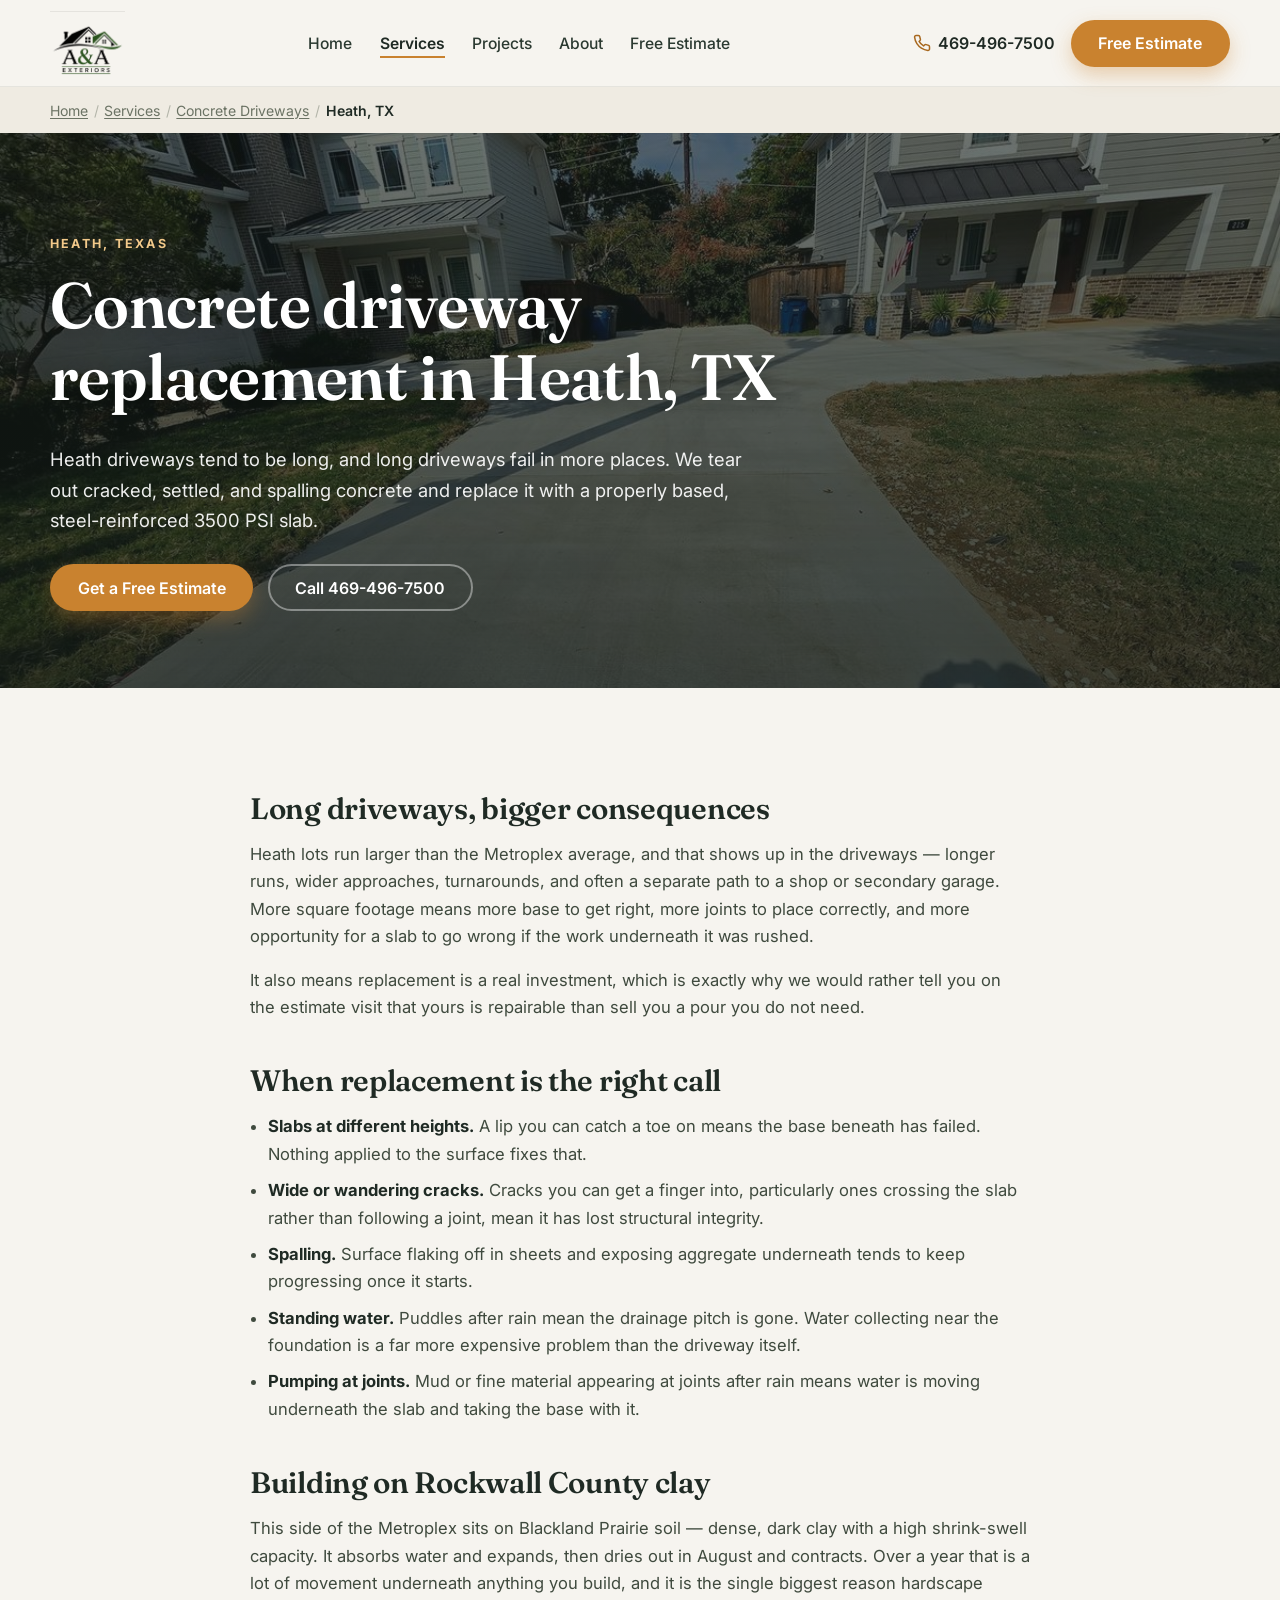
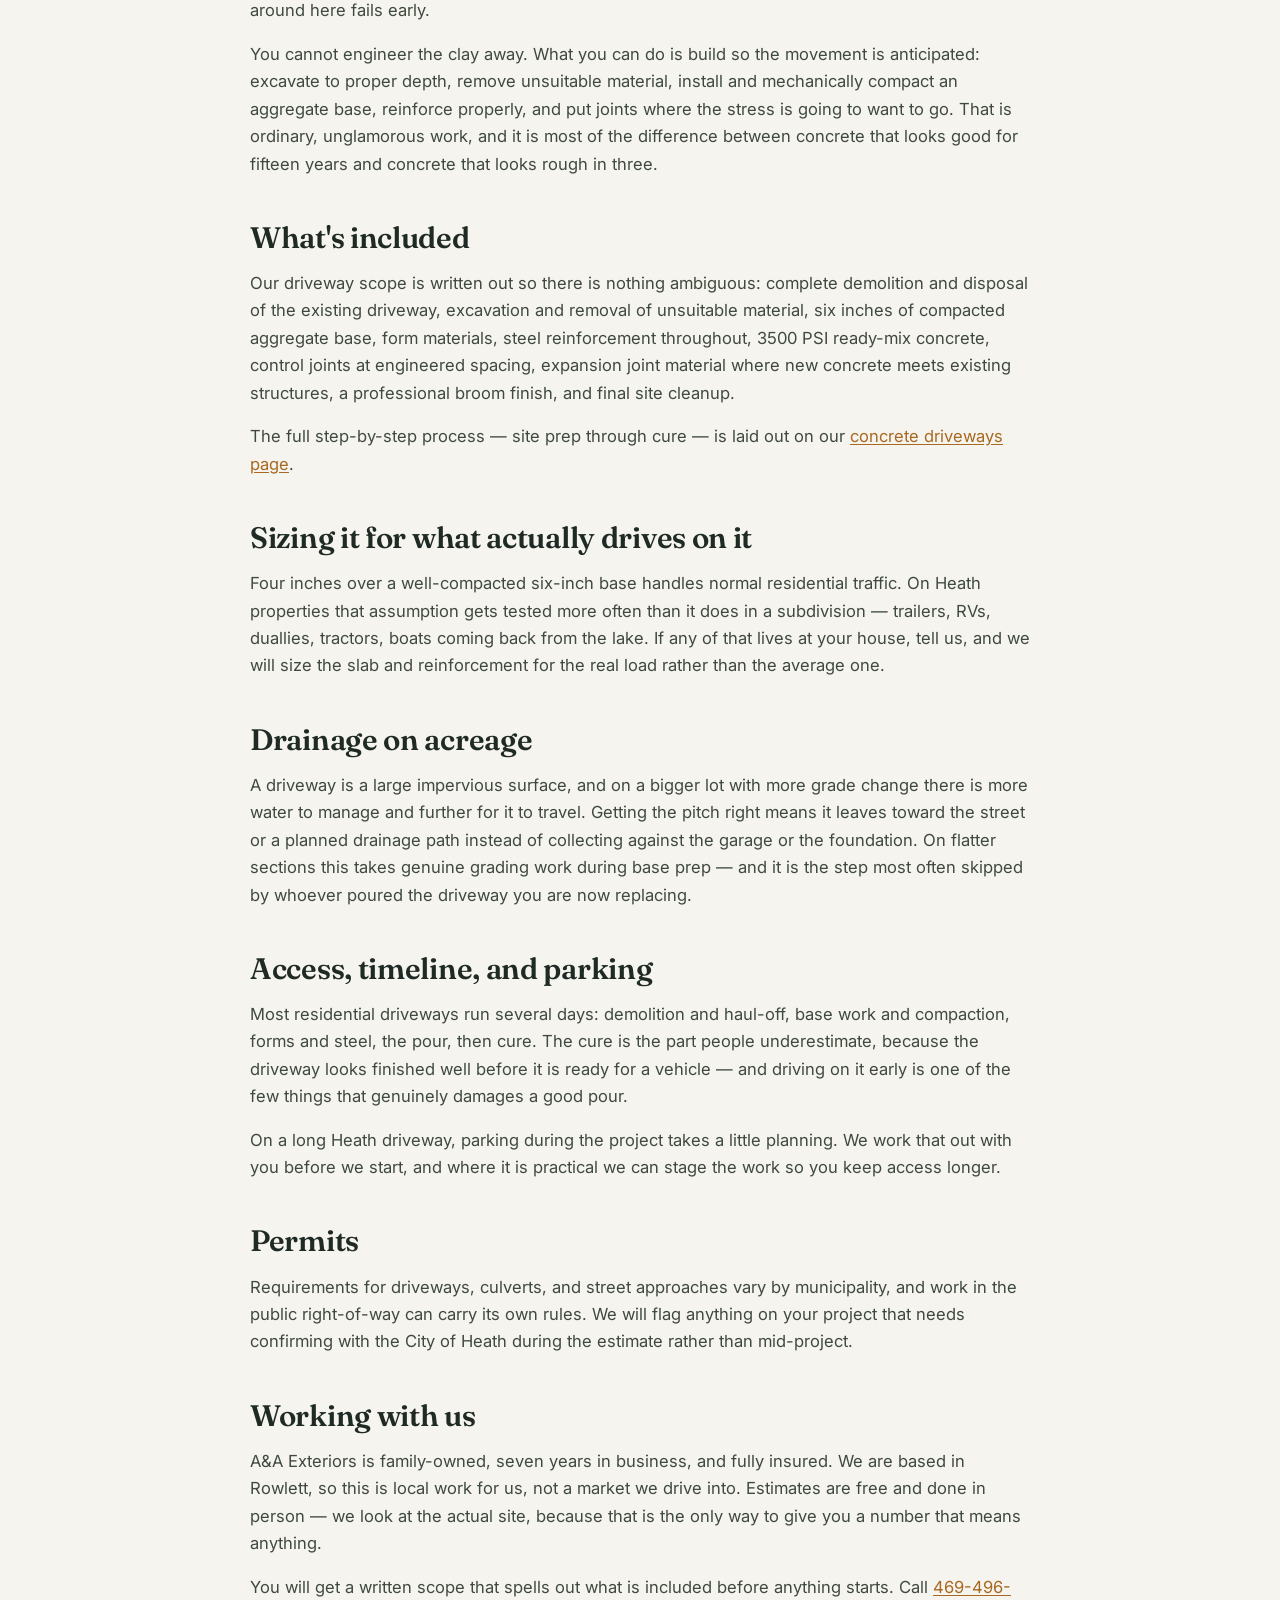
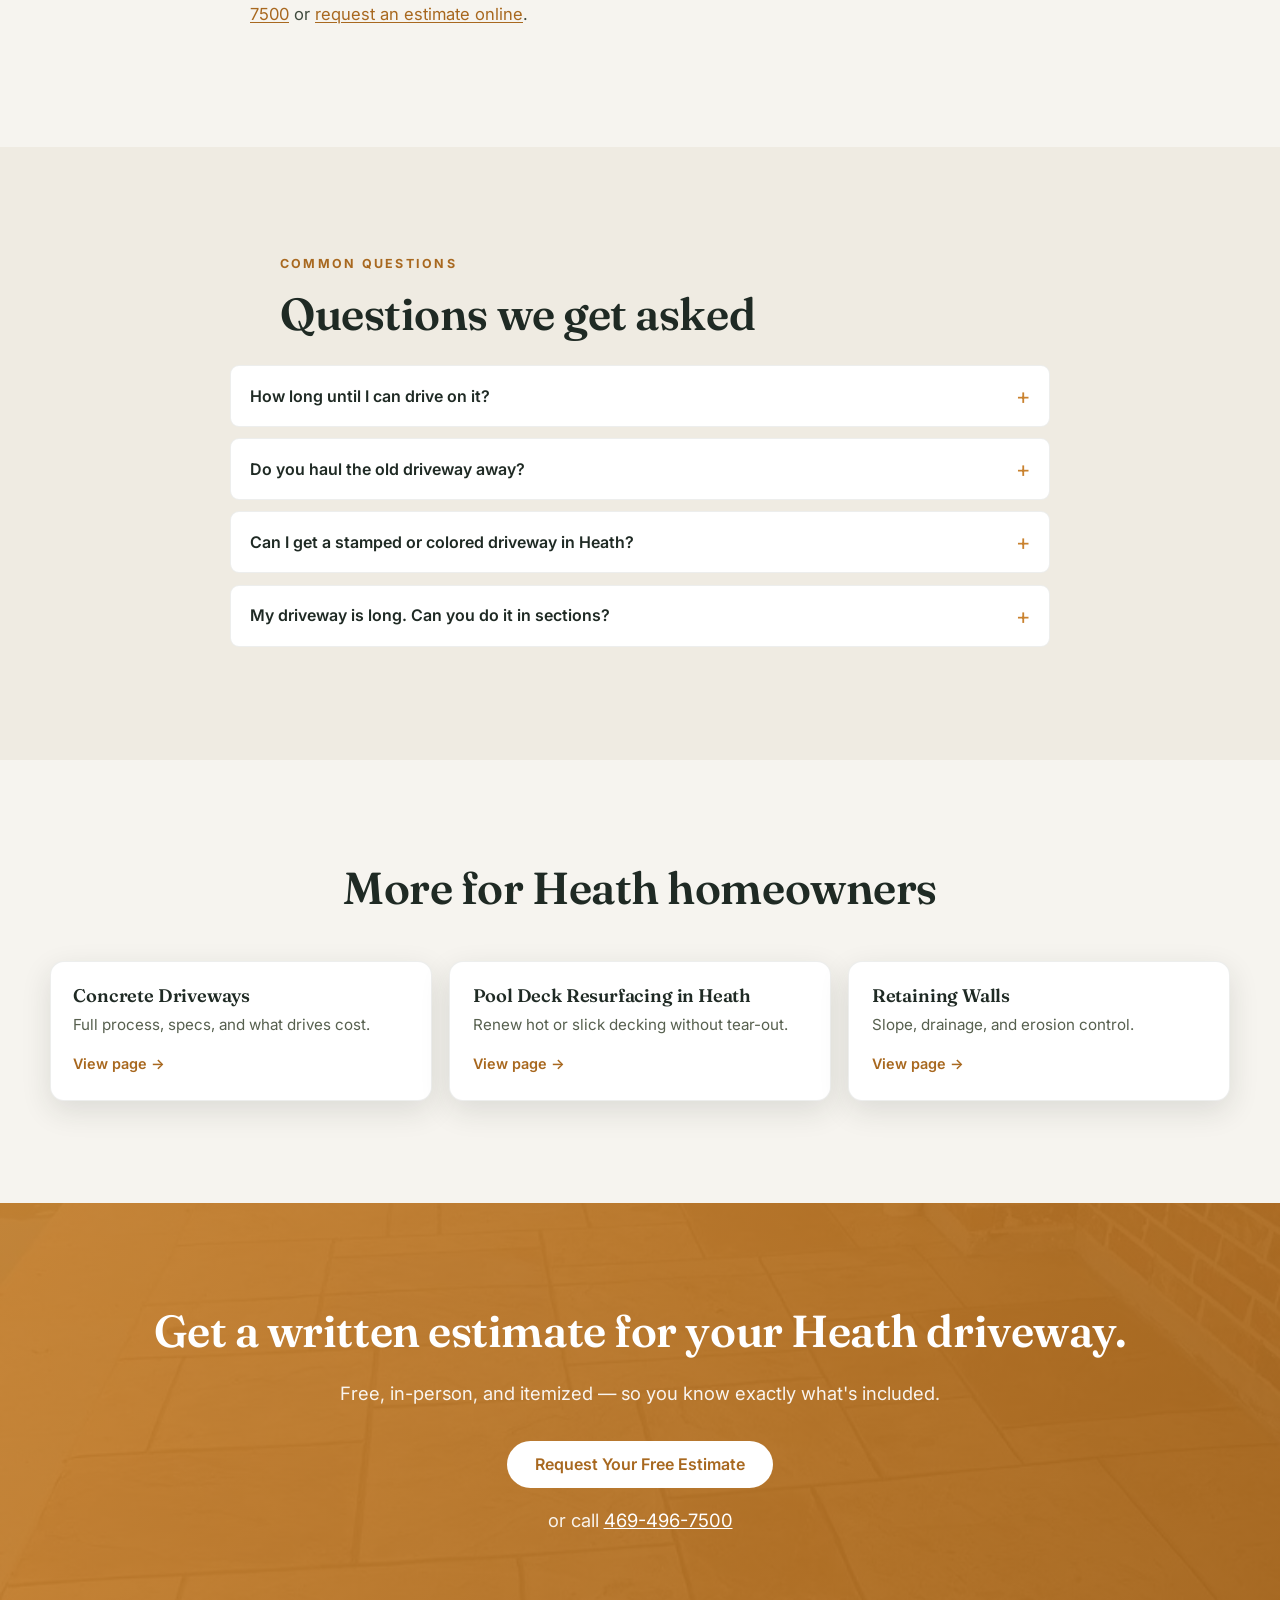
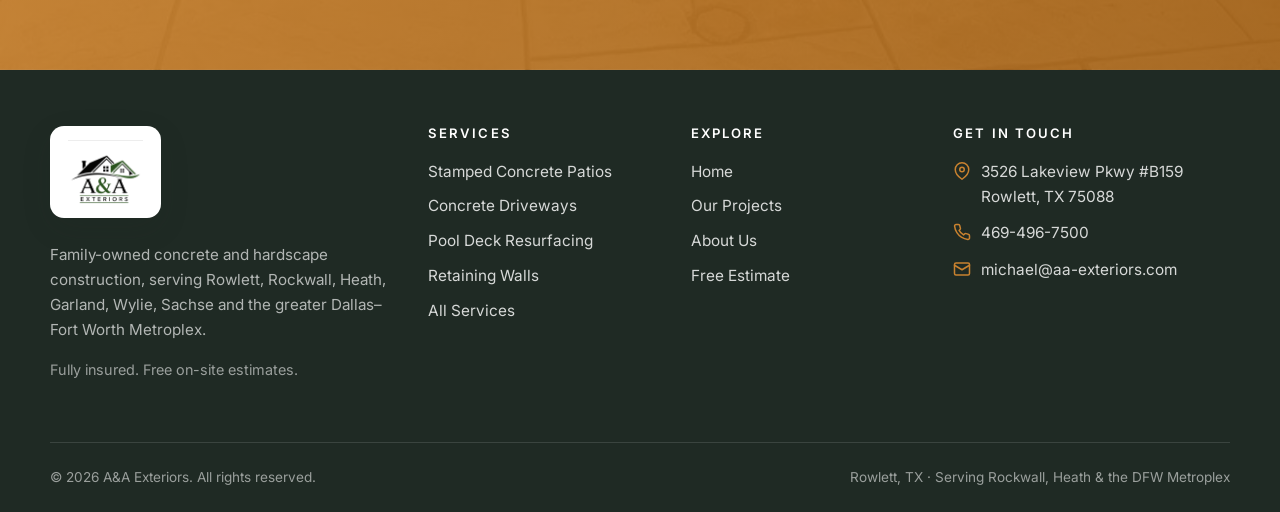
<file: concrete-driveway-replacement-heath-tx.html>
<!DOCTYPE html>
<html lang="en">
<head>
  <meta charset="UTF-8" />
  <meta name="viewport" content="width=device-width, initial-scale=1.0" />
  <title>Concrete Driveway Replacement in Heath, TX | A&A Exteriors</title>
  <meta name="description" content="Concrete driveway replacement in Heath, Texas. 3500 PSI concrete, 6" compacted base, steel reinforcement, full demolition and haul-off. Free written estimates." />
  <link rel="canonical" href="https://aa-exteriors.com/concrete-driveway-replacement-heath-tx" />
  <meta name="theme-color" content="#1f2a24" />
  <meta property="og:type" content="website" />
  <meta property="og:title" content="Concrete Driveway Replacement in Heath, TX | A&A Exteriors" />
  <meta property="og:description" content="Concrete driveway replacement in Heath, Texas. 3500 PSI concrete, 6" compacted base, steel reinforcement, full demolition and haul-off. Free written estimates." />
  <meta property="og:url" content="https://aa-exteriors.com/concrete-driveway-replacement-heath-tx" />
  <meta property="og:image" content="https://aa-exteriors.com/images/project-driveway.jpg" />
  <meta name="twitter:card" content="summary_large_image" />
  <link rel="preconnect" href="https://fonts.googleapis.com" />
  <link rel="preconnect" href="https://fonts.gstatic.com" crossorigin />
  <link href="https://fonts.googleapis.com/css2?family=Fraunces:opsz,wght@9..144,500;9..144,600;9..144,700&family=Inter:wght@400;500;600;700&display=swap" rel="stylesheet" />
  <link rel="icon" type="image/png" href="/favicon.png" />
  <link rel="icon" type="image/svg+xml" href="/favicon.svg" />
  <link rel="stylesheet" href="/css/styles.css" />
  <script type="application/ld+json">
  {
    "@context": "https://schema.org",
    "@graph": [
      {
        "@type": "GeneralContractor",
        "@id": "https://aa-exteriors.com/#business",
        "name": "A&A Exteriors",
        "url": "https://aa-exteriors.com/",
        "telephone": "469-496-7500",
        "email": "michael@aa-exteriors.com",
        "image": "https://aa-exteriors.com/images/logo.png",
        "address": {
          "@type": "PostalAddress",
          "streetAddress": "3526 Lakeview Pkwy #B159",
          "addressLocality": "Rowlett",
          "addressRegion": "TX",
          "postalCode": "75088",
          "addressCountry": "US"
        },
        "areaServed": [
          {
            "@type": "City",
            "name": "Rowlett"
          },
          {
            "@type": "City",
            "name": "Rockwall"
          },
          {
            "@type": "City",
            "name": "Heath"
          },
          {
            "@type": "City",
            "name": "Garland"
          },
          {
            "@type": "City",
            "name": "Wylie"
          },
          {
            "@type": "City",
            "name": "Sachse"
          },
          {
            "@type": "City",
            "name": "Royse City"
          },
          {
            "@type": "City",
            "name": "Fate"
          },
          {
            "@type": "City",
            "name": "Forney"
          }
        ]
      },
      {
        "@type": "BreadcrumbList",
        "itemListElement": [
          {
            "@type": "ListItem",
            "position": 1,
            "name": "Home",
            "item": "https://aa-exteriors.com/"
          },
          {
            "@type": "ListItem",
            "position": 2,
            "name": "Services",
            "item": "https://aa-exteriors.com/services"
          },
          {
            "@type": "ListItem",
            "position": 3,
            "name": "Concrete Driveways",
            "item": "https://aa-exteriors.com/concrete-driveways"
          },
          {
            "@type": "ListItem",
            "position": 4,
            "name": "Heath, TX",
            "item": "https://aa-exteriors.com/concrete-driveway-replacement-heath-tx"
          }
        ]
      },
      {
        "@type": "Service",
        "name": "Concrete Driveway Replacement",
        "serviceType": "Concrete Driveway Replacement",
        "provider": {
          "@id": "https://aa-exteriors.com/#business"
        },
        "areaServed": "Heath, TX",
        "url": "https://aa-exteriors.com/concrete-driveway-replacement-heath-tx"
      },
      {
        "@type": "FAQPage",
        "mainEntity": [
          {
            "@type": "Question",
            "name": "How long until I can drive on it?",
            "acceptedAnswer": {
              "@type": "Answer",
              "text": "Concrete gains strength progressively and driving on it too early is one of the few ways to damage a good pour. We give you a specific date at the final walkthrough, based on your pour and the weather it cured in."
            }
          },
          {
            "@type": "Question",
            "name": "Do you haul the old driveway away?",
            "acceptedAnswer": {
              "@type": "Answer",
              "text": "Yes. Complete demolition and disposal is part of the standard scope, along with final site cleanup."
            }
          },
          {
            "@type": "Question",
            "name": "Can I get a stamped or colored driveway in Heath?",
            "acceptedAnswer": {
              "@type": "Answer",
              "text": "Yes. The same stamping and coloring we use on patios and pool decks works on a driveway \u2014 or on just a border or apron, which lifts curb appeal without the cost of stamping the full run."
            }
          },
          {
            "@type": "Question",
            "name": "My driveway is long. Can you do it in sections?",
            "acceptedAnswer": {
              "@type": "Answer",
              "text": "Sometimes, depending on layout and how the joints fall. It can help preserve access on a long drive. We'll talk through whether it makes sense for your property during the estimate."
            }
          }
        ]
      }
    ]
  }
  </script>
</head>
<body>

  <!-- ===================== HEADER ===================== -->
  <header class="site-header">
    <div class="container nav">
      <a class="brand" href="/" aria-label="A&amp;A Exteriors home">
        <img src="/images/logo.png" alt="A&amp;A Exteriors — concrete and hardscape contractor in Rowlett, TX" class="brand__logo" />
      </a>
      <button class="nav__toggle" aria-label="Toggle menu" aria-controls="navLinks" aria-expanded="false">
        <svg viewBox="0 0 24 24" fill="none" stroke="currentColor" stroke-width="2" stroke-linecap="round"><line x1="3" y1="6" x2="21" y2="6"/><line x1="3" y1="12" x2="21" y2="12"/><line x1="3" y1="18" x2="21" y2="18"/></svg>
      </button>
      <ul class="nav__links" id="navLinks">
        <li><a href="/">Home</a></li>
        <li><a href="/services" class="is-active">Services</a></li>
        <li><a href="/projects">Projects</a></li>
        <li><a href="/about">About</a></li>
        <li><a href="/estimate">Free Estimate</a></li>
      </ul>
      <div class="nav__cta">
        <a class="nav__phone" href="tel:+14694967500"><svg width="18" height="18" viewBox="0 0 24 24" fill="none" stroke="currentColor" stroke-width="2" stroke-linecap="round" stroke-linejoin="round"><path d="M22 16.92v3a2 2 0 0 1-2.18 2 19.79 19.79 0 0 1-8.63-3.07 19.5 19.5 0 0 1-6-6 19.79 19.79 0 0 1-3.07-8.67A2 2 0 0 1 4.11 2h3a2 2 0 0 1 2 1.72c.13.96.36 1.9.7 2.81a2 2 0 0 1-.45 2.11L8.09 9.91a16 16 0 0 0 6 6l1.27-1.27a2 2 0 0 1 2.11-.45c.9.34 1.85.57 2.81.7A2 2 0 0 1 22 16.92z"/></svg>
          469-496-7500
        </a>
        <a class="btn btn--primary" href="/estimate">Free Estimate</a>
      </div>
    </div>
  </header>

  <nav class="breadcrumb" aria-label="Breadcrumb"><div class="container"><a href="/">Home</a> <span class="sep">/</span> <a href="/services">Services</a> <span class="sep">/</span> <a href="/concrete-driveways">Concrete Driveways</a> <span class="sep">/</span> <span aria-current="page">Heath, TX</span></div></nav>

  <section class="page-hero" style="background-image:linear-gradient(180deg,rgba(20,28,23,.62),rgba(20,28,23,.80)),url('/images/project-driveway.jpg');">
    <div class="container">
      <span class="eyebrow">Heath, Texas</span>
      <h1>Concrete driveway replacement in Heath, TX</h1>
      <p class="lead">Heath driveways tend to be long, and long driveways fail in more places. We tear out cracked, settled, and spalling concrete and replace it with a properly based, steel-reinforced 3500 PSI slab.</p>
      <div class="hero__actions">
        <a class="btn btn--primary" href="/estimate">Get a Free Estimate</a>
        <a class="btn btn--onDark" href="tel:+14694967500">Call 469-496-7500</a>
      </div>
    </div>
  </section>

  <section class="section">
    <div class="container prose">
      <h2>Long driveways, bigger consequences</h2>
      <p>Heath lots run larger than the Metroplex average, and that shows up in the driveways — longer runs, wider approaches, turnarounds, and often a separate path to a shop or secondary garage. More square footage means more base to get right, more joints to place correctly, and more opportunity for a slab to go wrong if the work underneath it was rushed.</p>
      <p>It also means replacement is a real investment, which is exactly why we would rather tell you on the estimate visit that yours is repairable than sell you a pour you do not need.</p>

      <h2>When replacement is the right call</h2>
      <ul>
        <li><strong>Slabs at different heights.</strong> A lip you can catch a toe on means the base beneath has failed. Nothing applied to the surface fixes that.</li>
        <li><strong>Wide or wandering cracks.</strong> Cracks you can get a finger into, particularly ones crossing the slab rather than following a joint, mean it has lost structural integrity.</li>
        <li><strong>Spalling.</strong> Surface flaking off in sheets and exposing aggregate underneath tends to keep progressing once it starts.</li>
        <li><strong>Standing water.</strong> Puddles after rain mean the drainage pitch is gone. Water collecting near the foundation is a far more expensive problem than the driveway itself.</li>
        <li><strong>Pumping at joints.</strong> Mud or fine material appearing at joints after rain means water is moving underneath the slab and taking the base with it.</li>
      </ul>

      <h2>Building on Rockwall County clay</h2>
      <p>This side of the Metroplex sits on Blackland Prairie soil — dense, dark clay with a high shrink-swell capacity. It absorbs water and expands, then dries out in August and contracts. Over a year that is a lot of movement underneath anything you build, and it is the single biggest reason hardscape around here fails early.</p>
      <p>You cannot engineer the clay away. What you can do is build so the movement is anticipated: excavate to proper depth, remove unsuitable material, install and mechanically compact an aggregate base, reinforce properly, and put joints where the stress is going to want to go. That is ordinary, unglamorous work, and it is most of the difference between concrete that looks good for fifteen years and concrete that looks rough in three.</p>

      <h2>What's included</h2>
      <p>Our driveway scope is written out so there is nothing ambiguous: complete demolition and disposal of the existing driveway, excavation and removal of unsuitable material, six inches of compacted aggregate base, form materials, steel reinforcement throughout, 3500 PSI ready-mix concrete, control joints at engineered spacing, expansion joint material where new concrete meets existing structures, a professional broom finish, and final site cleanup.</p>
      <p>The full step-by-step process — site prep through cure — is laid out on our <a href="/concrete-driveways">concrete driveways page</a>.</p>

      <h2>Sizing it for what actually drives on it</h2>
      <p>Four inches over a well-compacted six-inch base handles normal residential traffic. On Heath properties that assumption gets tested more often than it does in a subdivision — trailers, RVs, duallies, tractors, boats coming back from the lake. If any of that lives at your house, tell us, and we will size the slab and reinforcement for the real load rather than the average one.</p>

      <h2>Drainage on acreage</h2>
      <p>A driveway is a large impervious surface, and on a bigger lot with more grade change there is more water to manage and further for it to travel. Getting the pitch right means it leaves toward the street or a planned drainage path instead of collecting against the garage or the foundation. On flatter sections this takes genuine grading work during base prep — and it is the step most often skipped by whoever poured the driveway you are now replacing.</p>

      <h2>Access, timeline, and parking</h2>
      <p>Most residential driveways run several days: demolition and haul-off, base work and compaction, forms and steel, the pour, then cure. The cure is the part people underestimate, because the driveway looks finished well before it is ready for a vehicle — and driving on it early is one of the few things that genuinely damages a good pour.</p>
      <p>On a long Heath driveway, parking during the project takes a little planning. We work that out with you before we start, and where it is practical we can stage the work so you keep access longer.</p>

      <h2>Permits</h2>
      <p>Requirements for driveways, culverts, and street approaches vary by municipality, and work in the public right-of-way can carry its own rules. We will flag anything on your project that needs confirming with the City of Heath during the estimate rather than mid-project.</p>

      <h2>Working with us</h2>
      <p>A&amp;A Exteriors is family-owned, seven years in business, and fully insured. We are based in Rowlett, so this is local work for us, not a market we drive into. Estimates are free and done in person — we look at the actual site, because that is the only way to give you a number that means anything.</p>
      <p>You will get a written scope that spells out what is included before anything starts. Call <a href="tel:+14694967500">469-496-7500</a> or <a href="/estimate">request an estimate online</a>.</p>

    </div>
  </section>

  <section class="section" style="background:var(--cream-2);">
    <div class="container" style="max-width:820px;">
      <div class="section-head reveal" style="margin-bottom:1.6rem;">
        <span class="eyebrow">Common Questions</span>
        <h2>Questions we get asked</h2>
      </div>
      <div class="reveal">
        <details class="faq-item">
          <summary>How long until I can drive on it?</summary>
          <div class="faq-a">Concrete gains strength progressively and driving on it too early is one of the few ways to damage a good pour. We give you a specific date at the final walkthrough, based on your pour and the weather it cured in.</div>
        </details>
        <details class="faq-item">
          <summary>Do you haul the old driveway away?</summary>
          <div class="faq-a">Yes. Complete demolition and disposal is part of the standard scope, along with final site cleanup.</div>
        </details>
        <details class="faq-item">
          <summary>Can I get a stamped or colored driveway in Heath?</summary>
          <div class="faq-a">Yes. The same stamping and coloring we use on patios and pool decks works on a driveway — or on just a border or apron, which lifts curb appeal without the cost of stamping the full run.</div>
        </details>
        <details class="faq-item">
          <summary>My driveway is long. Can you do it in sections?</summary>
          <div class="faq-a">Sometimes, depending on layout and how the joints fall. It can help preserve access on a long drive. We'll talk through whether it makes sense for your property during the estimate.</div>
        </details>
      </div>
    </div>
  </section>

  <section class="section">
    <div class="container">
      <div class="section-head center reveal"><h2>More for Heath homeowners</h2></div>
      <div class="related-grid">
        <a class="related-card reveal" href="/concrete-driveways">
          <h3>Concrete Driveways</h3>
          <p>Full process, specs, and what drives cost.</p>
          <span class="related-go">View page &rarr;</span>
        </a>
        <a class="related-card reveal" href="/pool-deck-resurfacing-heath-tx">
          <h3>Pool Deck Resurfacing in Heath</h3>
          <p>Renew hot or slick decking without tear-out.</p>
          <span class="related-go">View page &rarr;</span>
        </a>
        <a class="related-card reveal" href="/retaining-walls">
          <h3>Retaining Walls</h3>
          <p>Slope, drainage, and erosion control.</p>
          <span class="related-go">View page &rarr;</span>
        </a>
      </div>
    </div>
  </section>

  <!-- ===================== CTA ===================== -->
  <section class="section cta-band">
    <div class="container">
      <h2 class="reveal">Get a written estimate for your Heath driveway.</h2>
      <p class="reveal">Free, in-person, and itemized — so you know exactly what's included.</p>
      <a class="btn btn--light reveal" href="/estimate">Request Your Free Estimate</a>
      <p style="margin-top:1.1rem;color:rgba(255,255,255,.9);">or call <a href="tel:+14694967500" style="color:#fff;text-decoration:underline;">469-496-7500</a></p>
    </div>
  </section>

  <!-- ===================== FOOTER ===================== -->
  <footer class="site-footer">
    <div class="container">
      <div class="footer-grid footer-grid--4">
        <div class="footer-brand">
          <div class="footer-logo"><img src="/images/logo.png" alt="A&amp;A Exteriors" /></div>
          <p>Family-owned concrete and hardscape construction, serving Rowlett, Rockwall, Heath, Garland, Wylie, Sachse and the greater Dallas&ndash;Fort Worth Metroplex.</p>
          <p style="font-size:.9rem;color:rgba(255,255,255,.55);">Fully insured. Free on-site estimates.</p>
        </div>
        <div>
          <h4>Services</h4>
          <ul class="footer-links">
            <li><a href="/concrete-patios-stamped-concrete">Stamped Concrete Patios</a></li>
            <li><a href="/concrete-driveways">Concrete Driveways</a></li>
            <li><a href="/pool-deck-resurfacing">Pool Deck Resurfacing</a></li>
            <li><a href="/retaining-walls">Retaining Walls</a></li>
            <li><a href="/services">All Services</a></li>
          </ul>
        </div>
        <div>
          <h4>Explore</h4>
          <ul class="footer-links">
            <li><a href="/">Home</a></li>
            <li><a href="/projects">Our Projects</a></li>
            <li><a href="/about">About Us</a></li>
            <li><a href="/estimate">Free Estimate</a></li>
          </ul>
        </div>
        <div>
          <h4>Get In Touch</h4>
          <ul class="footer-contact">
            <li><svg viewBox="0 0 24 24" fill="none" stroke="currentColor" stroke-width="2" stroke-linecap="round" stroke-linejoin="round"><path d="M21 10c0 7-9 13-9 13s-9-6-9-13a9 9 0 0 1 18 0z"/><circle cx="12" cy="10" r="3"/></svg><span>3526 Lakeview Pkwy #B159<br/>Rowlett, TX 75088</span></li>
            <li><svg viewBox="0 0 24 24" fill="none" stroke="currentColor" stroke-width="2" stroke-linecap="round" stroke-linejoin="round"><path d="M22 16.92v3a2 2 0 0 1-2.18 2 19.79 19.79 0 0 1-8.63-3.07 19.5 19.5 0 0 1-6-6 19.79 19.79 0 0 1-3.07-8.67A2 2 0 0 1 4.11 2h3a2 2 0 0 1 2 1.72c.13.96.36 1.9.7 2.81a2 2 0 0 1-.45 2.11L8.09 9.91a16 16 0 0 0 6 6l1.27-1.27a2 2 0 0 1 2.11-.45c.9.34 1.85.57 2.81.7A2 2 0 0 1 22 16.92z"/></svg><a href="tel:+14694967500">469-496-7500</a></li>
            <li><svg viewBox="0 0 24 24" fill="none" stroke="currentColor" stroke-width="2" stroke-linecap="round" stroke-linejoin="round"><rect x="2" y="4" width="20" height="16" rx="2"/><path d="m22 7-10 6L2 7"/></svg><a href="mailto:michael@aa-exteriors.com">michael@aa-exteriors.com</a></li>
          </ul>
        </div>
      </div>
      <div class="footer-bottom">
        <span>&copy; <span data-year>2026</span> A&amp;A Exteriors. All rights reserved.</span>
        <span>Rowlett, TX &middot; Serving Rockwall, Heath &amp; the DFW Metroplex</span>
      </div>
    </div>
  </footer>

  <script src="/js/main.js"></script>
</body>
</html>
</file>
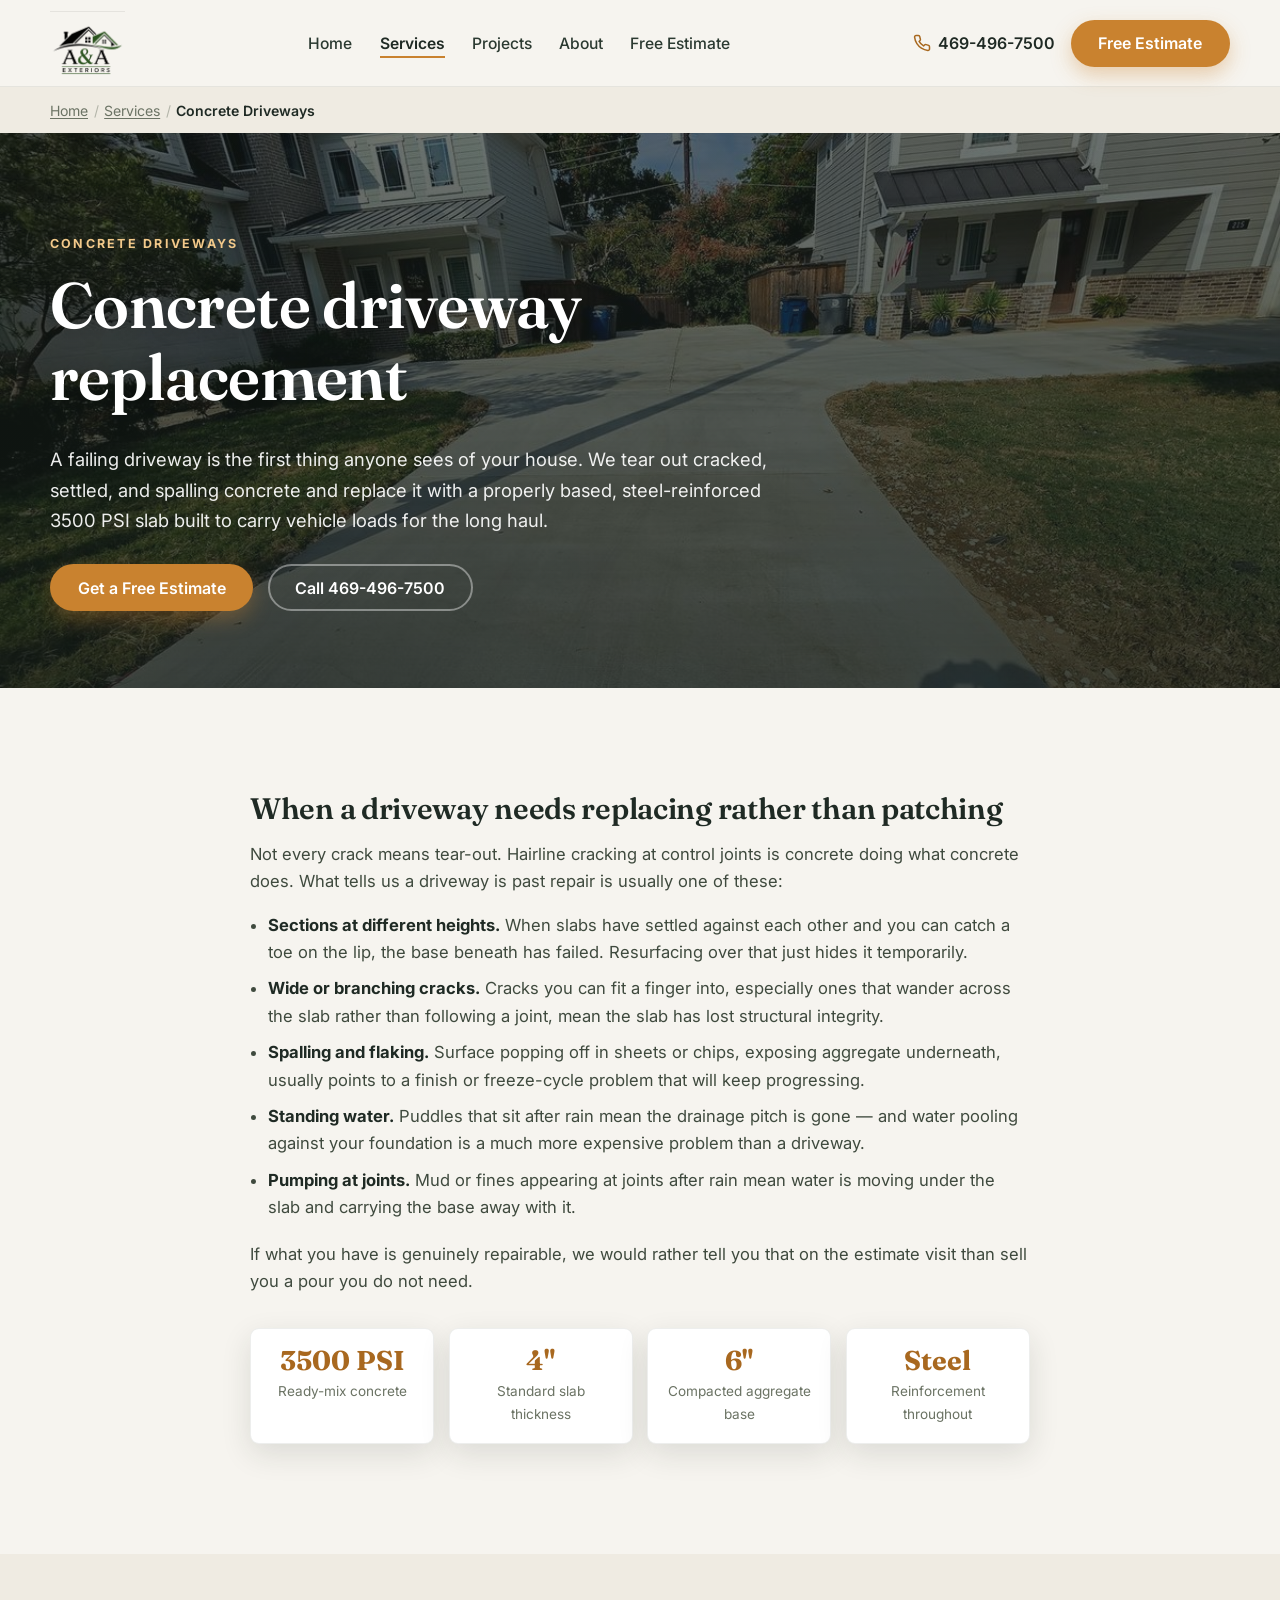
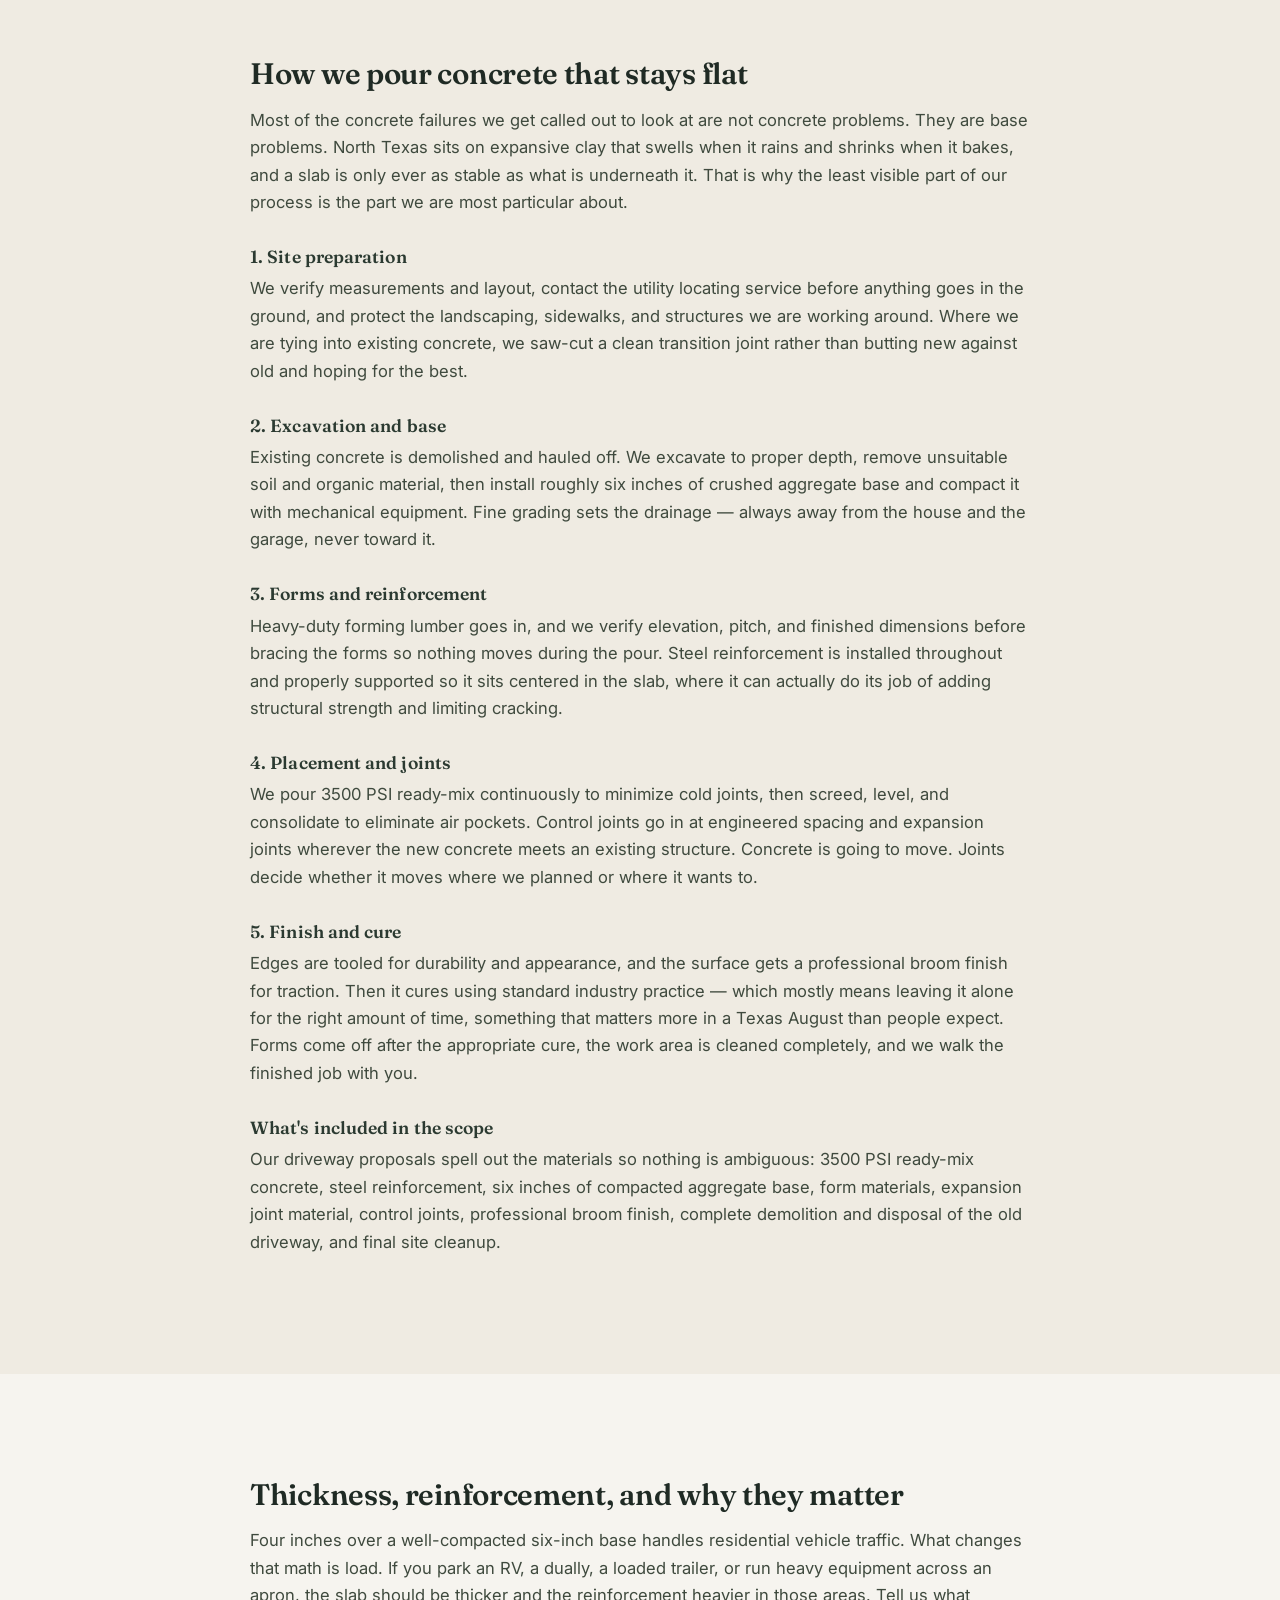
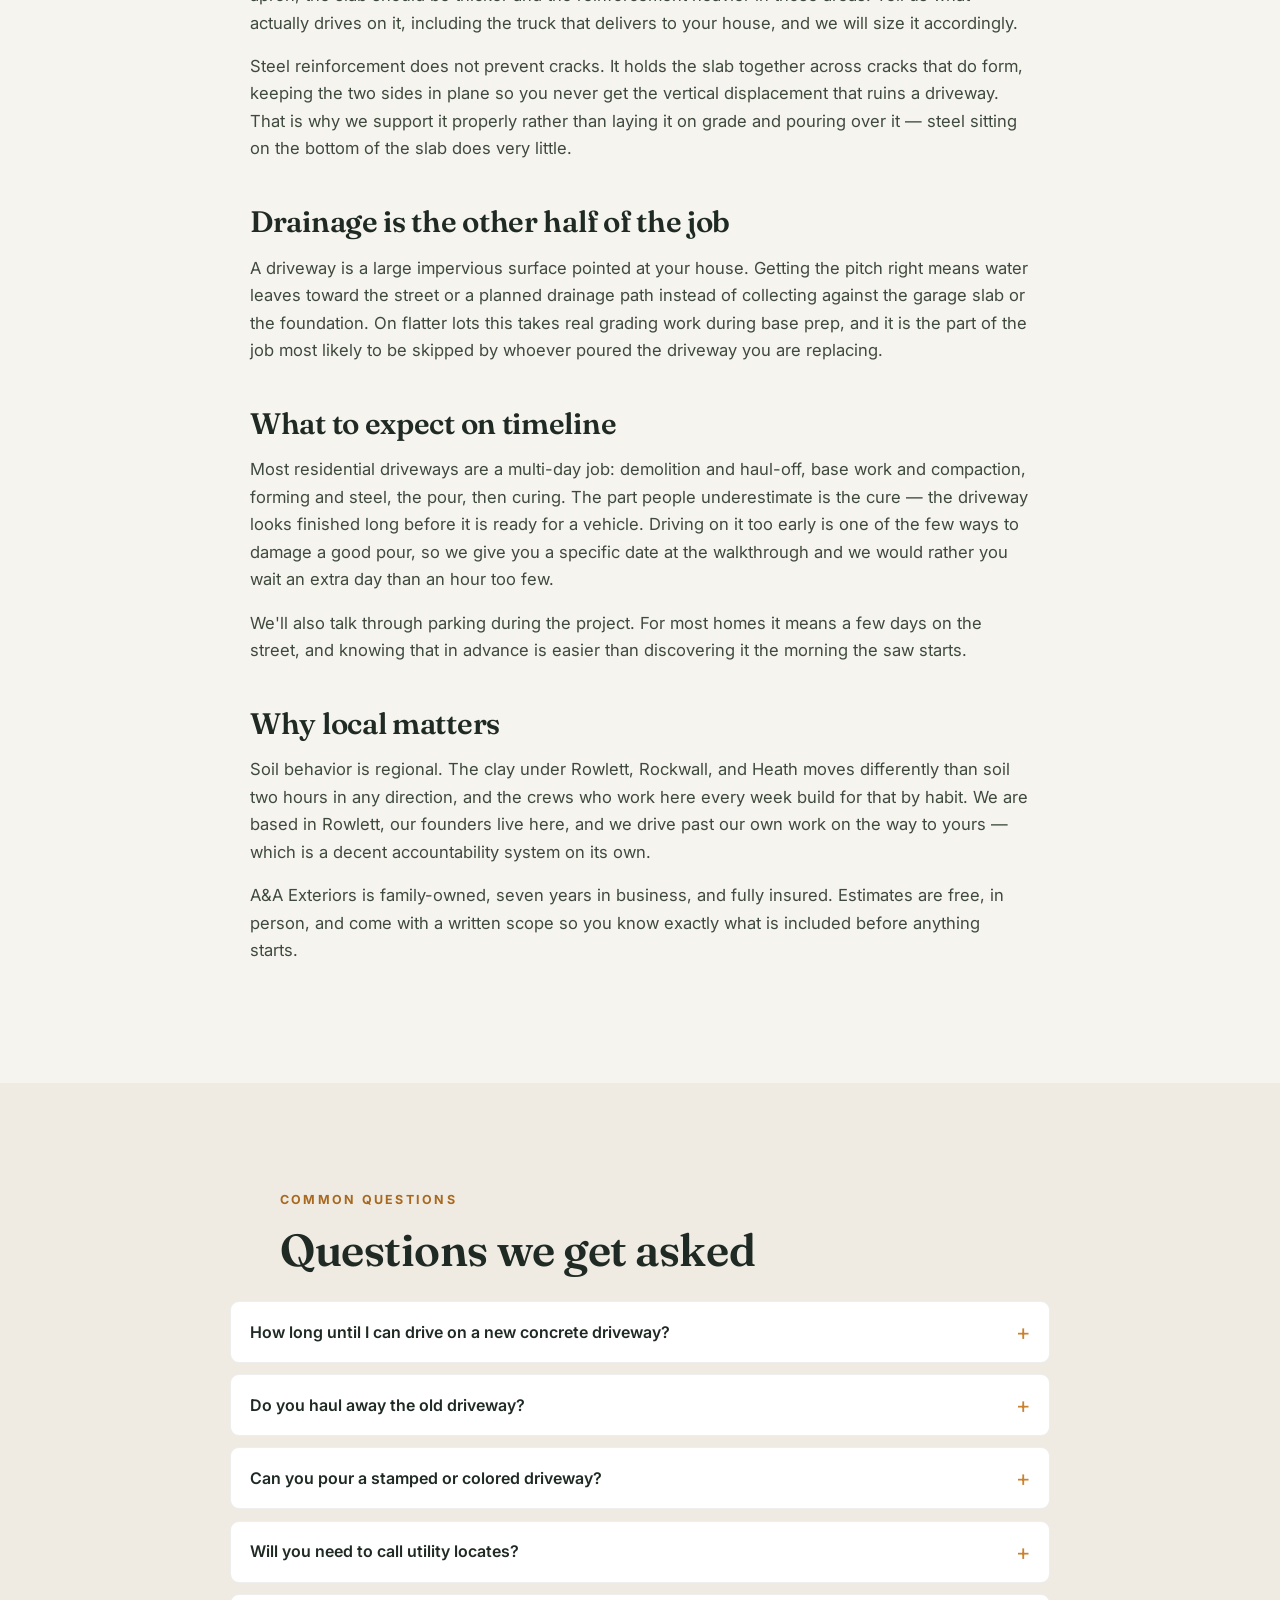
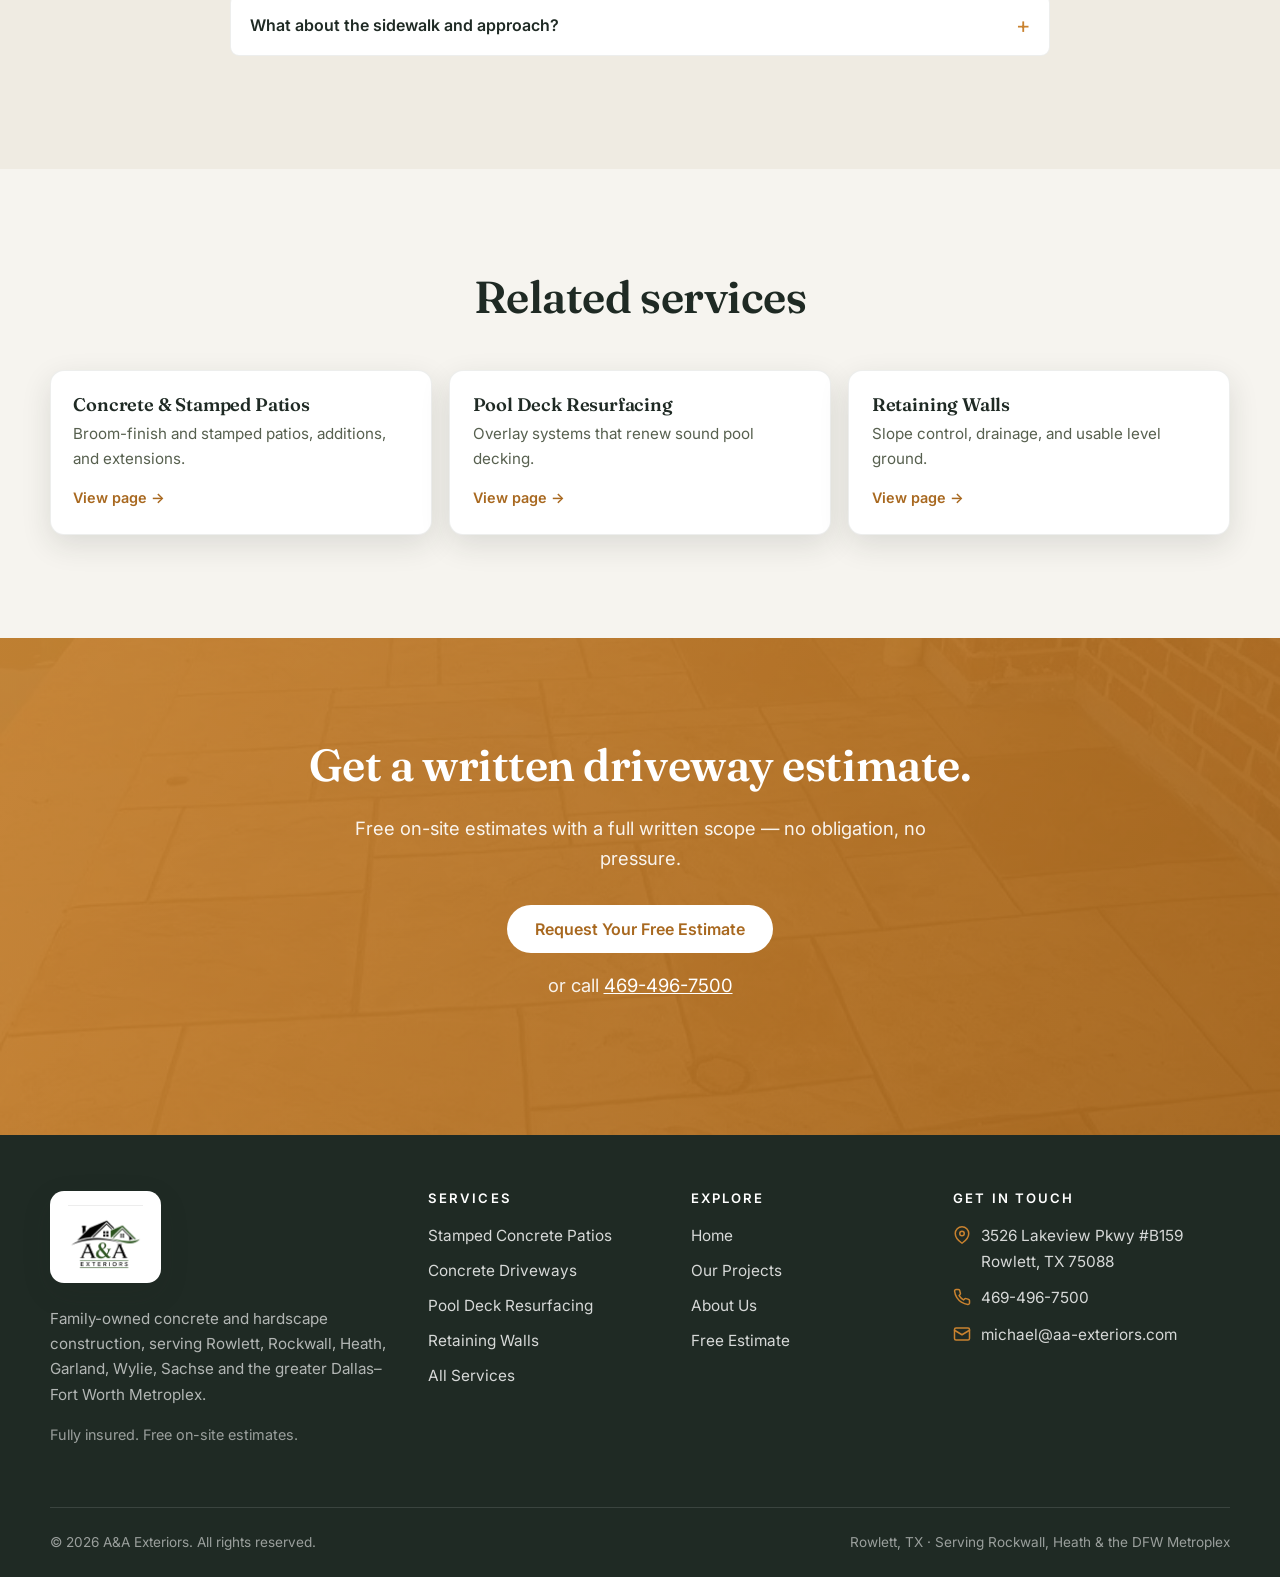
<file: concrete-driveways.html>
<!DOCTYPE html>
<html lang="en">
<head>
  <meta charset="UTF-8" />
  <meta name="viewport" content="width=device-width, initial-scale=1.0" />
  <title>Concrete Driveway Replacement in Rowlett, Rockwall & Heath TX | A&A Exteriors</title>
  <meta name="description" content="Concrete driveway replacement and new driveways in Rowlett, Rockwall, Heath and DFW. 3500 PSI concrete, 6" compacted base, steel reinforcement. Free written estimates." />
  <link rel="canonical" href="https://aa-exteriors.com/concrete-driveways" />
  <meta name="theme-color" content="#1f2a24" />
  <meta property="og:type" content="website" />
  <meta property="og:title" content="Concrete Driveway Replacement in Rowlett, Rockwall & Heath TX | A&A Exteriors" />
  <meta property="og:description" content="Concrete driveway replacement and new driveways in Rowlett, Rockwall, Heath and DFW. 3500 PSI concrete, 6" compacted base, steel reinforcement. Free written estimates." />
  <meta property="og:url" content="https://aa-exteriors.com/concrete-driveways" />
  <meta property="og:image" content="https://aa-exteriors.com/images/project-driveway.jpg" />
  <meta name="twitter:card" content="summary_large_image" />
  <link rel="preconnect" href="https://fonts.googleapis.com" />
  <link rel="preconnect" href="https://fonts.gstatic.com" crossorigin />
  <link href="https://fonts.googleapis.com/css2?family=Fraunces:opsz,wght@9..144,500;9..144,600;9..144,700&family=Inter:wght@400;500;600;700&display=swap" rel="stylesheet" />
  <link rel="icon" type="image/png" href="/favicon.png" />
  <link rel="icon" type="image/svg+xml" href="/favicon.svg" />
  <link rel="stylesheet" href="/css/styles.css" />
  <script type="application/ld+json">
  {
    "@context": "https://schema.org",
    "@graph": [
      {
        "@type": "GeneralContractor",
        "@id": "https://aa-exteriors.com/#business",
        "name": "A&A Exteriors",
        "url": "https://aa-exteriors.com/",
        "telephone": "469-496-7500",
        "email": "michael@aa-exteriors.com",
        "image": "https://aa-exteriors.com/images/logo.png",
        "address": {
          "@type": "PostalAddress",
          "streetAddress": "3526 Lakeview Pkwy #B159",
          "addressLocality": "Rowlett",
          "addressRegion": "TX",
          "postalCode": "75088",
          "addressCountry": "US"
        },
        "areaServed": [
          {
            "@type": "City",
            "name": "Rowlett"
          },
          {
            "@type": "City",
            "name": "Rockwall"
          },
          {
            "@type": "City",
            "name": "Heath"
          },
          {
            "@type": "City",
            "name": "Garland"
          },
          {
            "@type": "City",
            "name": "Wylie"
          },
          {
            "@type": "City",
            "name": "Sachse"
          },
          {
            "@type": "City",
            "name": "Royse City"
          },
          {
            "@type": "City",
            "name": "Fate"
          },
          {
            "@type": "City",
            "name": "Forney"
          }
        ]
      },
      {
        "@type": "BreadcrumbList",
        "itemListElement": [
          {
            "@type": "ListItem",
            "position": 1,
            "name": "Home",
            "item": "https://aa-exteriors.com/"
          },
          {
            "@type": "ListItem",
            "position": 2,
            "name": "Services",
            "item": "https://aa-exteriors.com/services"
          },
          {
            "@type": "ListItem",
            "position": 3,
            "name": "Concrete Driveways",
            "item": "https://aa-exteriors.com/concrete-driveways"
          }
        ]
      },
      {
        "@type": "Service",
        "name": "Concrete Driveway Construction and Replacement",
        "serviceType": "Concrete Driveway Construction and Replacement",
        "provider": {
          "@id": "https://aa-exteriors.com/#business"
        },
        "areaServed": "Dallas-Fort Worth, TX",
        "url": "https://aa-exteriors.com/concrete-driveways"
      },
      {
        "@type": "FAQPage",
        "mainEntity": [
          {
            "@type": "Question",
            "name": "How long until I can drive on a new concrete driveway?",
            "acceptedAnswer": {
              "@type": "Answer",
              "text": "Concrete gains strength progressively, and driving on it too early is one of the few things that can genuinely damage a good pour. We give you a specific date at the final walkthrough based on your pour and the weather it cured in."
            }
          },
          {
            "@type": "Question",
            "name": "Do you haul away the old driveway?",
            "acceptedAnswer": {
              "@type": "Answer",
              "text": "Yes. Complete demolition and disposal of the existing concrete is part of our standard driveway scope, along with final site cleanup."
            }
          },
          {
            "@type": "Question",
            "name": "Can you pour a stamped or colored driveway?",
            "acceptedAnswer": {
              "@type": "Answer",
              "text": "Yes. The same stamping and coloring we use on patios and pool decks can be applied to a driveway, or used just on a border or apron for a more restrained look that still lifts the curb appeal."
            }
          },
          {
            "@type": "Question",
            "name": "Will you need to call utility locates?",
            "acceptedAnswer": {
              "@type": "Answer",
              "text": "We contact the utility locating service before we excavate on every job. It's a standard part of our site preparation, not an extra."
            }
          },
          {
            "@type": "Question",
            "name": "What about the sidewalk and approach?",
            "acceptedAnswer": {
              "@type": "Answer",
              "text": "Public sidewalk and street approach work can fall under city requirements depending on your municipality. We'll flag anything in that category during the estimate so there are no surprises mid-project."
            }
          }
        ]
      }
    ]
  }
  </script>
</head>
<body>

  <!-- ===================== HEADER ===================== -->
  <header class="site-header">
    <div class="container nav">
      <a class="brand" href="/" aria-label="A&amp;A Exteriors home">
        <img src="/images/logo.png" alt="A&amp;A Exteriors — concrete and hardscape contractor in Rowlett, TX" class="brand__logo" />
      </a>
      <button class="nav__toggle" aria-label="Toggle menu" aria-controls="navLinks" aria-expanded="false">
        <svg viewBox="0 0 24 24" fill="none" stroke="currentColor" stroke-width="2" stroke-linecap="round"><line x1="3" y1="6" x2="21" y2="6"/><line x1="3" y1="12" x2="21" y2="12"/><line x1="3" y1="18" x2="21" y2="18"/></svg>
      </button>
      <ul class="nav__links" id="navLinks">
        <li><a href="/">Home</a></li>
        <li><a href="/services" class="is-active">Services</a></li>
        <li><a href="/projects">Projects</a></li>
        <li><a href="/about">About</a></li>
        <li><a href="/estimate">Free Estimate</a></li>
      </ul>
      <div class="nav__cta">
        <a class="nav__phone" href="tel:+14694967500"><svg width="18" height="18" viewBox="0 0 24 24" fill="none" stroke="currentColor" stroke-width="2" stroke-linecap="round" stroke-linejoin="round"><path d="M22 16.92v3a2 2 0 0 1-2.18 2 19.79 19.79 0 0 1-8.63-3.07 19.5 19.5 0 0 1-6-6 19.79 19.79 0 0 1-3.07-8.67A2 2 0 0 1 4.11 2h3a2 2 0 0 1 2 1.72c.13.96.36 1.9.7 2.81a2 2 0 0 1-.45 2.11L8.09 9.91a16 16 0 0 0 6 6l1.27-1.27a2 2 0 0 1 2.11-.45c.9.34 1.85.57 2.81.7A2 2 0 0 1 22 16.92z"/></svg>
          469-496-7500
        </a>
        <a class="btn btn--primary" href="/estimate">Free Estimate</a>
      </div>
    </div>
  </header>

  <nav class="breadcrumb" aria-label="Breadcrumb"><div class="container"><a href="/">Home</a> <span class="sep">/</span> <a href="/services">Services</a> <span class="sep">/</span> <span aria-current="page">Concrete Driveways</span></div></nav>

  <section class="page-hero" style="background-image:linear-gradient(180deg,rgba(20,28,23,.62),rgba(20,28,23,.80)),url('/images/project-driveway.jpg');">
    <div class="container">
      <span class="eyebrow">Concrete Driveways</span>
      <h1>Concrete driveway replacement</h1>
      <p class="lead">A failing driveway is the first thing anyone sees of your house. We tear out cracked, settled, and spalling concrete and replace it with a properly based, steel-reinforced 3500 PSI slab built to carry vehicle loads for the long haul.</p>
      <div class="hero__actions">
        <a class="btn btn--primary" href="/estimate">Get a Free Estimate</a>
        <a class="btn btn--onDark" href="tel:+14694967500">Call 469-496-7500</a>
      </div>
    </div>
  </section>

  <section class="section">
    <div class="container prose">
      <h2>When a driveway needs replacing rather than patching</h2>
      <p>Not every crack means tear-out. Hairline cracking at control joints is concrete doing what concrete does. What tells us a driveway is past repair is usually one of these:</p>
      <ul>
        <li><strong>Sections at different heights.</strong> When slabs have settled against each other and you can catch a toe on the lip, the base beneath has failed. Resurfacing over that just hides it temporarily.</li>
        <li><strong>Wide or branching cracks.</strong> Cracks you can fit a finger into, especially ones that wander across the slab rather than following a joint, mean the slab has lost structural integrity.</li>
        <li><strong>Spalling and flaking.</strong> Surface popping off in sheets or chips, exposing aggregate underneath, usually points to a finish or freeze-cycle problem that will keep progressing.</li>
        <li><strong>Standing water.</strong> Puddles that sit after rain mean the drainage pitch is gone — and water pooling against your foundation is a much more expensive problem than a driveway.</li>
        <li><strong>Pumping at joints.</strong> Mud or fines appearing at joints after rain mean water is moving under the slab and carrying the base away with it.</li>
      </ul>
      <p>If what you have is genuinely repairable, we would rather tell you that on the estimate visit than sell you a pour you do not need.</p>

      <div class="spec-grid reveal">
        <div class="spec"><b>3500 PSI</b><span>Ready-mix concrete</span></div>
        <div class="spec"><b>4"</b><span>Standard slab thickness</span></div>
        <div class="spec"><b>6"</b><span>Compacted aggregate base</span></div>
        <div class="spec"><b>Steel</b><span>Reinforcement throughout</span></div>
      </div>

    </div>
  </section>

  <section class="section" style="background:var(--cream-2);">
    <div class="container prose">

      <h2>How we pour concrete that stays flat</h2>
      <p>Most of the concrete failures we get called out to look at are not concrete problems. They are base problems. North Texas sits on expansive clay that swells when it rains and shrinks when it bakes, and a slab is only ever as stable as what is underneath it. That is why the least visible part of our process is the part we are most particular about.</p>

      <h3>1. Site preparation</h3>
      <p>We verify measurements and layout, contact the utility locating service before anything goes in the ground, and protect the landscaping, sidewalks, and structures we are working around. Where we are tying into existing concrete, we saw-cut a clean transition joint rather than butting new against old and hoping for the best.</p>

      <h3>2. Excavation and base</h3>
      <p>Existing concrete is demolished and hauled off. We excavate to proper depth, remove unsuitable soil and organic material, then install roughly six inches of crushed aggregate base and compact it with mechanical equipment. Fine grading sets the drainage — always away from the house and the garage, never toward it.</p>

      <h3>3. Forms and reinforcement</h3>
      <p>Heavy-duty forming lumber goes in, and we verify elevation, pitch, and finished dimensions before bracing the forms so nothing moves during the pour. Steel reinforcement is installed throughout and properly supported so it sits centered in the slab, where it can actually do its job of adding structural strength and limiting cracking.</p>

      <h3>4. Placement and joints</h3>
      <p>We pour 3500 PSI ready-mix continuously to minimize cold joints, then screed, level, and consolidate to eliminate air pockets. Control joints go in at engineered spacing and expansion joints wherever the new concrete meets an existing structure. Concrete is going to move. Joints decide whether it moves where we planned or where it wants to.</p>

      <h3>5. Finish and cure</h3>
      <p>Edges are tooled for durability and appearance, and the surface gets a professional broom finish for traction. Then it cures using standard industry practice — which mostly means leaving it alone for the right amount of time, something that matters more in a Texas August than people expect. Forms come off after the appropriate cure, the work area is cleaned completely, and we walk the finished job with you.</p>

      <h3>What's included in the scope</h3>
      <p>Our driveway proposals spell out the materials so nothing is ambiguous: 3500 PSI ready-mix concrete, steel reinforcement, six inches of compacted aggregate base, form materials, expansion joint material, control joints, professional broom finish, complete demolition and disposal of the old driveway, and final site cleanup.</p>
    </div>
  </section>

  <section class="section">
    <div class="container prose">
      <h2>Thickness, reinforcement, and why they matter</h2>
      <p>Four inches over a well-compacted six-inch base handles residential vehicle traffic. What changes that math is load. If you park an RV, a dually, a loaded trailer, or run heavy equipment across an apron, the slab should be thicker and the reinforcement heavier in those areas. Tell us what actually drives on it, including the truck that delivers to your house, and we will size it accordingly.</p>
      <p>Steel reinforcement does not prevent cracks. It holds the slab together across cracks that do form, keeping the two sides in plane so you never get the vertical displacement that ruins a driveway. That is why we support it properly rather than laying it on grade and pouring over it — steel sitting on the bottom of the slab does very little.</p>

      <h2>Drainage is the other half of the job</h2>
      <p>A driveway is a large impervious surface pointed at your house. Getting the pitch right means water leaves toward the street or a planned drainage path instead of collecting against the garage slab or the foundation. On flatter lots this takes real grading work during base prep, and it is the part of the job most likely to be skipped by whoever poured the driveway you are replacing.</p>

      <h2>What to expect on timeline</h2>
      <p>Most residential driveways are a multi-day job: demolition and haul-off, base work and compaction, forming and steel, the pour, then curing. The part people underestimate is the cure — the driveway looks finished long before it is ready for a vehicle. Driving on it too early is one of the few ways to damage a good pour, so we give you a specific date at the walkthrough and we would rather you wait an extra day than an hour too few.</p>
      <p>We'll also talk through parking during the project. For most homes it means a few days on the street, and knowing that in advance is easier than discovering it the morning the saw starts.</p>

      <h2>Why local matters</h2>
      <p>Soil behavior is regional. The clay under Rowlett, Rockwall, and Heath moves differently than soil two hours in any direction, and the crews who work here every week build for that by habit. We are based in Rowlett, our founders live here, and we drive past our own work on the way to yours — which is a decent accountability system on its own.</p>
      <p>A&amp;A Exteriors is family-owned, seven years in business, and fully insured. Estimates are free, in person, and come with a written scope so you know exactly what is included before anything starts.</p>

    </div>
  </section>

  <section class="section" style="background:var(--cream-2);">
    <div class="container" style="max-width:820px;">
      <div class="section-head reveal" style="margin-bottom:1.6rem;">
        <span class="eyebrow">Common Questions</span>
        <h2>Questions we get asked</h2>
      </div>
      <div class="reveal">
        <details class="faq-item">
          <summary>How long until I can drive on a new concrete driveway?</summary>
          <div class="faq-a">Concrete gains strength progressively, and driving on it too early is one of the few things that can genuinely damage a good pour. We give you a specific date at the final walkthrough based on your pour and the weather it cured in.</div>
        </details>
        <details class="faq-item">
          <summary>Do you haul away the old driveway?</summary>
          <div class="faq-a">Yes. Complete demolition and disposal of the existing concrete is part of our standard driveway scope, along with final site cleanup.</div>
        </details>
        <details class="faq-item">
          <summary>Can you pour a stamped or colored driveway?</summary>
          <div class="faq-a">Yes. The same stamping and coloring we use on patios and pool decks can be applied to a driveway, or used just on a border or apron for a more restrained look that still lifts the curb appeal.</div>
        </details>
        <details class="faq-item">
          <summary>Will you need to call utility locates?</summary>
          <div class="faq-a">We contact the utility locating service before we excavate on every job. It's a standard part of our site preparation, not an extra.</div>
        </details>
        <details class="faq-item">
          <summary>What about the sidewalk and approach?</summary>
          <div class="faq-a">Public sidewalk and street approach work can fall under city requirements depending on your municipality. We'll flag anything in that category during the estimate so there are no surprises mid-project.</div>
        </details>
      </div>
    </div>
  </section>

  <section class="section">
    <div class="container">
      <div class="section-head center reveal"><h2>Related services</h2></div>
      <div class="related-grid">
        <a class="related-card reveal" href="/concrete-patios-stamped-concrete">
          <h3>Concrete & Stamped Patios</h3>
          <p>Broom-finish and stamped patios, additions, and extensions.</p>
          <span class="related-go">View page &rarr;</span>
        </a>
        <a class="related-card reveal" href="/pool-deck-resurfacing">
          <h3>Pool Deck Resurfacing</h3>
          <p>Overlay systems that renew sound pool decking.</p>
          <span class="related-go">View page &rarr;</span>
        </a>
        <a class="related-card reveal" href="/retaining-walls">
          <h3>Retaining Walls</h3>
          <p>Slope control, drainage, and usable level ground.</p>
          <span class="related-go">View page &rarr;</span>
        </a>
      </div>
    </div>
  </section>

  <!-- ===================== CTA ===================== -->
  <section class="section cta-band">
    <div class="container">
      <h2 class="reveal">Get a written driveway estimate.</h2>
      <p class="reveal">Free on-site estimates with a full written scope — no obligation, no pressure.</p>
      <a class="btn btn--light reveal" href="/estimate">Request Your Free Estimate</a>
      <p style="margin-top:1.1rem;color:rgba(255,255,255,.9);">or call <a href="tel:+14694967500" style="color:#fff;text-decoration:underline;">469-496-7500</a></p>
    </div>
  </section>

  <!-- ===================== FOOTER ===================== -->
  <footer class="site-footer">
    <div class="container">
      <div class="footer-grid footer-grid--4">
        <div class="footer-brand">
          <div class="footer-logo"><img src="/images/logo.png" alt="A&amp;A Exteriors" /></div>
          <p>Family-owned concrete and hardscape construction, serving Rowlett, Rockwall, Heath, Garland, Wylie, Sachse and the greater Dallas&ndash;Fort Worth Metroplex.</p>
          <p style="font-size:.9rem;color:rgba(255,255,255,.55);">Fully insured. Free on-site estimates.</p>
        </div>
        <div>
          <h4>Services</h4>
          <ul class="footer-links">
            <li><a href="/concrete-patios-stamped-concrete">Stamped Concrete Patios</a></li>
            <li><a href="/concrete-driveways">Concrete Driveways</a></li>
            <li><a href="/pool-deck-resurfacing">Pool Deck Resurfacing</a></li>
            <li><a href="/retaining-walls">Retaining Walls</a></li>
            <li><a href="/services">All Services</a></li>
          </ul>
        </div>
        <div>
          <h4>Explore</h4>
          <ul class="footer-links">
            <li><a href="/">Home</a></li>
            <li><a href="/projects">Our Projects</a></li>
            <li><a href="/about">About Us</a></li>
            <li><a href="/estimate">Free Estimate</a></li>
          </ul>
        </div>
        <div>
          <h4>Get In Touch</h4>
          <ul class="footer-contact">
            <li><svg viewBox="0 0 24 24" fill="none" stroke="currentColor" stroke-width="2" stroke-linecap="round" stroke-linejoin="round"><path d="M21 10c0 7-9 13-9 13s-9-6-9-13a9 9 0 0 1 18 0z"/><circle cx="12" cy="10" r="3"/></svg><span>3526 Lakeview Pkwy #B159<br/>Rowlett, TX 75088</span></li>
            <li><svg viewBox="0 0 24 24" fill="none" stroke="currentColor" stroke-width="2" stroke-linecap="round" stroke-linejoin="round"><path d="M22 16.92v3a2 2 0 0 1-2.18 2 19.79 19.79 0 0 1-8.63-3.07 19.5 19.5 0 0 1-6-6 19.79 19.79 0 0 1-3.07-8.67A2 2 0 0 1 4.11 2h3a2 2 0 0 1 2 1.72c.13.96.36 1.9.7 2.81a2 2 0 0 1-.45 2.11L8.09 9.91a16 16 0 0 0 6 6l1.27-1.27a2 2 0 0 1 2.11-.45c.9.34 1.85.57 2.81.7A2 2 0 0 1 22 16.92z"/></svg><a href="tel:+14694967500">469-496-7500</a></li>
            <li><svg viewBox="0 0 24 24" fill="none" stroke="currentColor" stroke-width="2" stroke-linecap="round" stroke-linejoin="round"><rect x="2" y="4" width="20" height="16" rx="2"/><path d="m22 7-10 6L2 7"/></svg><a href="mailto:michael@aa-exteriors.com">michael@aa-exteriors.com</a></li>
          </ul>
        </div>
      </div>
      <div class="footer-bottom">
        <span>&copy; <span data-year>2026</span> A&amp;A Exteriors. All rights reserved.</span>
        <span>Rowlett, TX &middot; Serving Rockwall, Heath &amp; the DFW Metroplex</span>
      </div>
    </div>
  </footer>

  <script src="/js/main.js"></script>
</body>
</html>
</file>
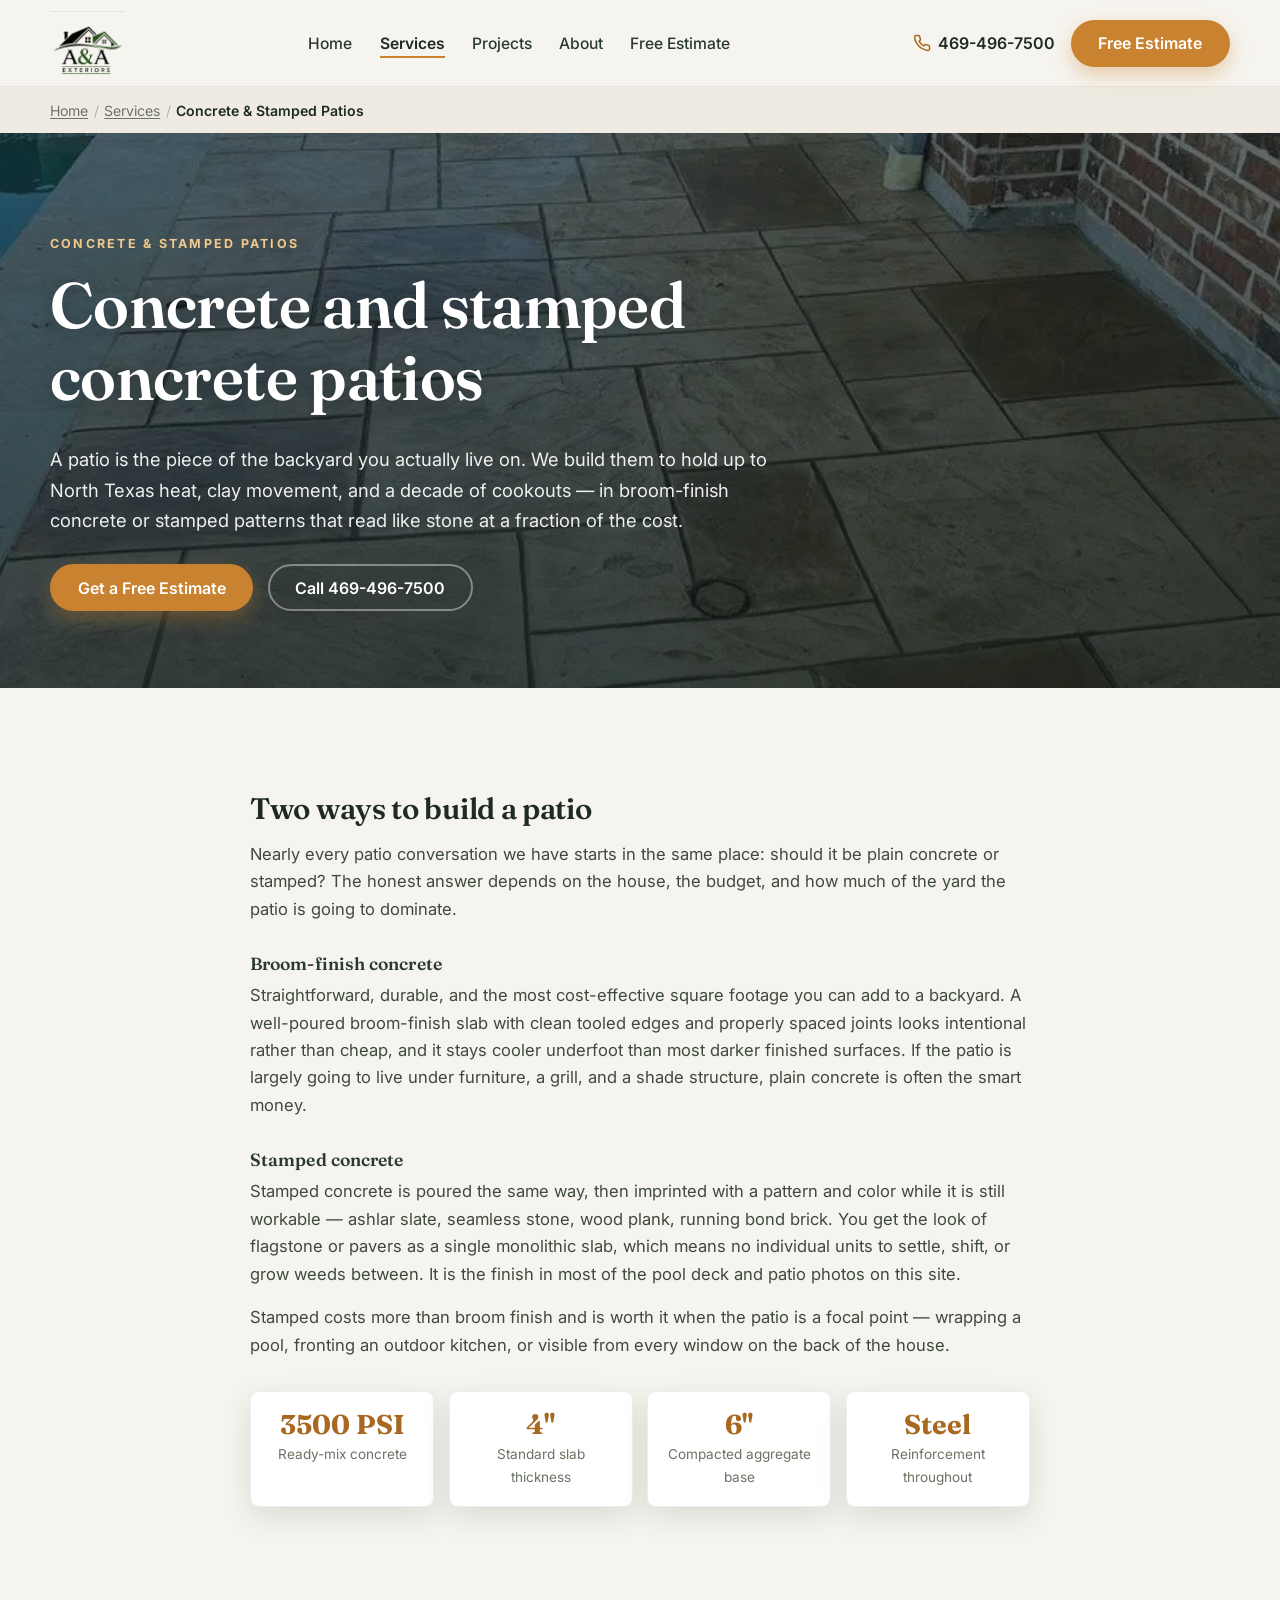
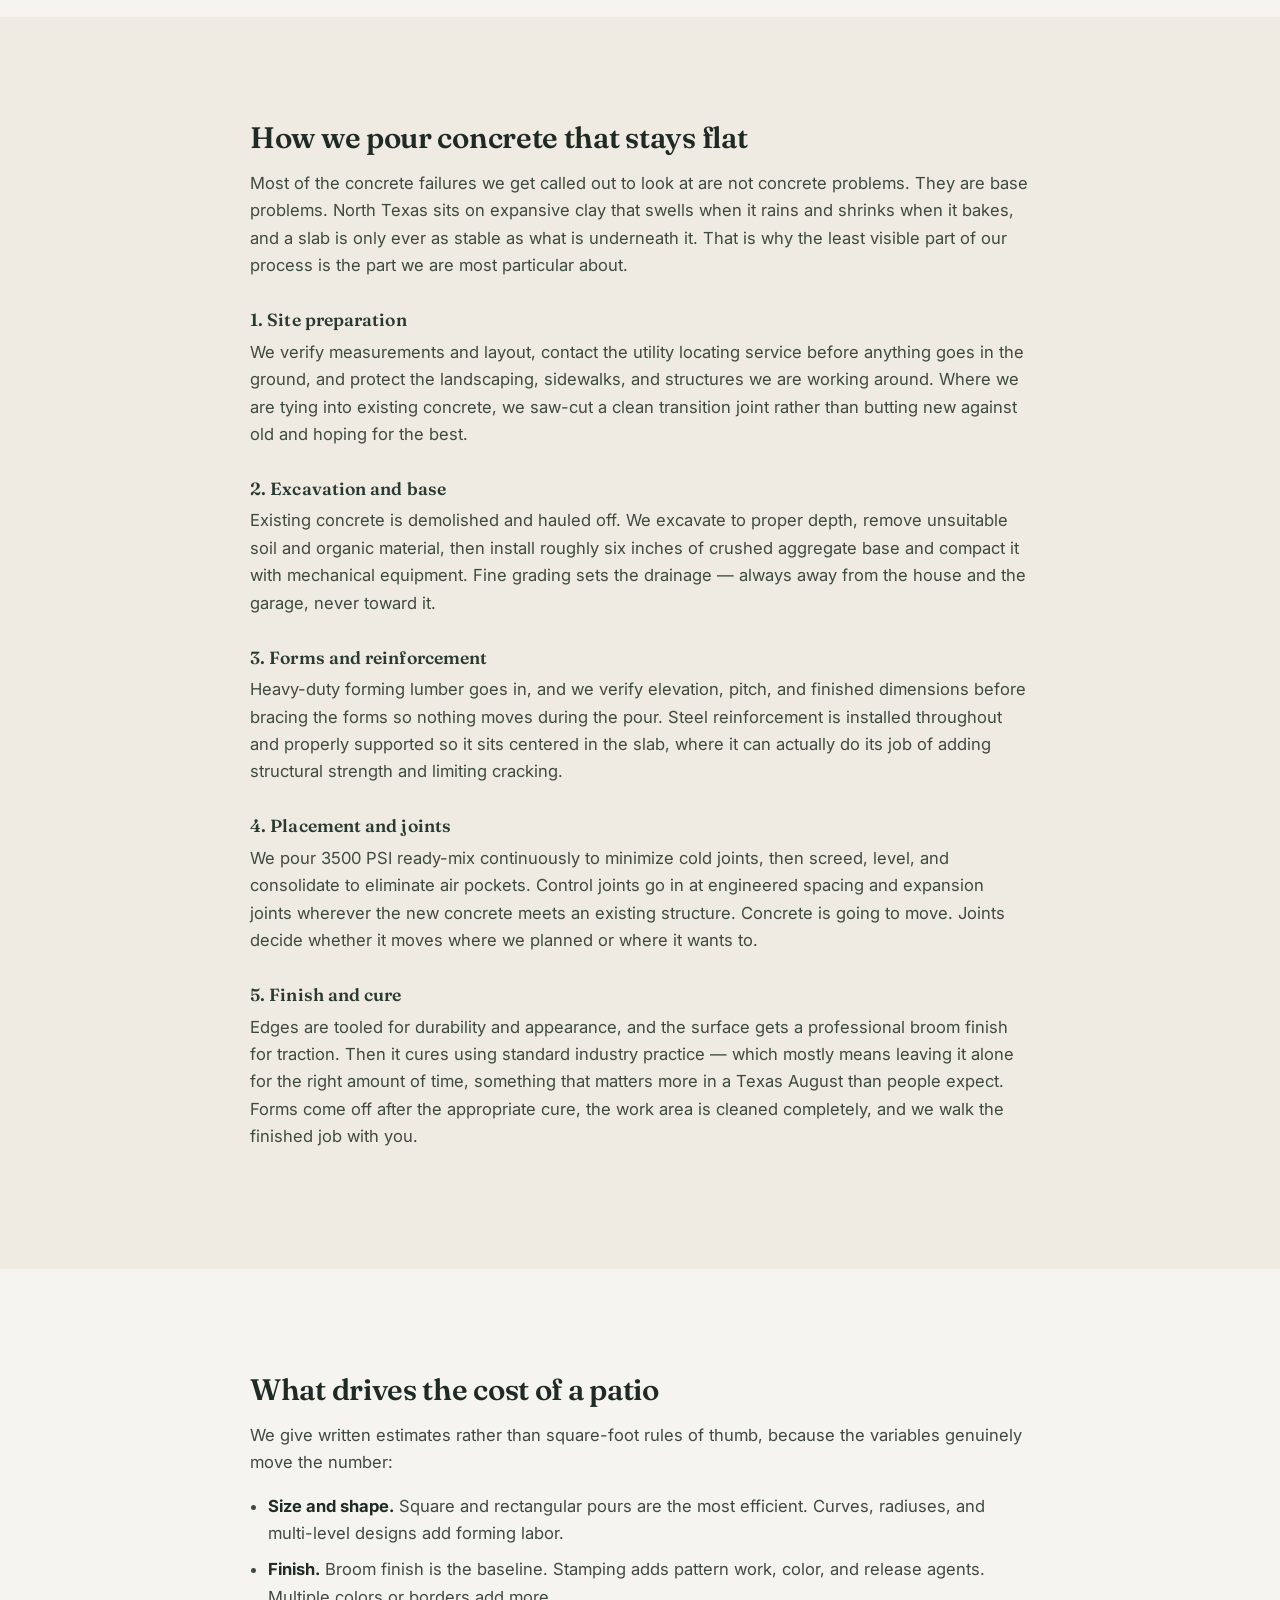
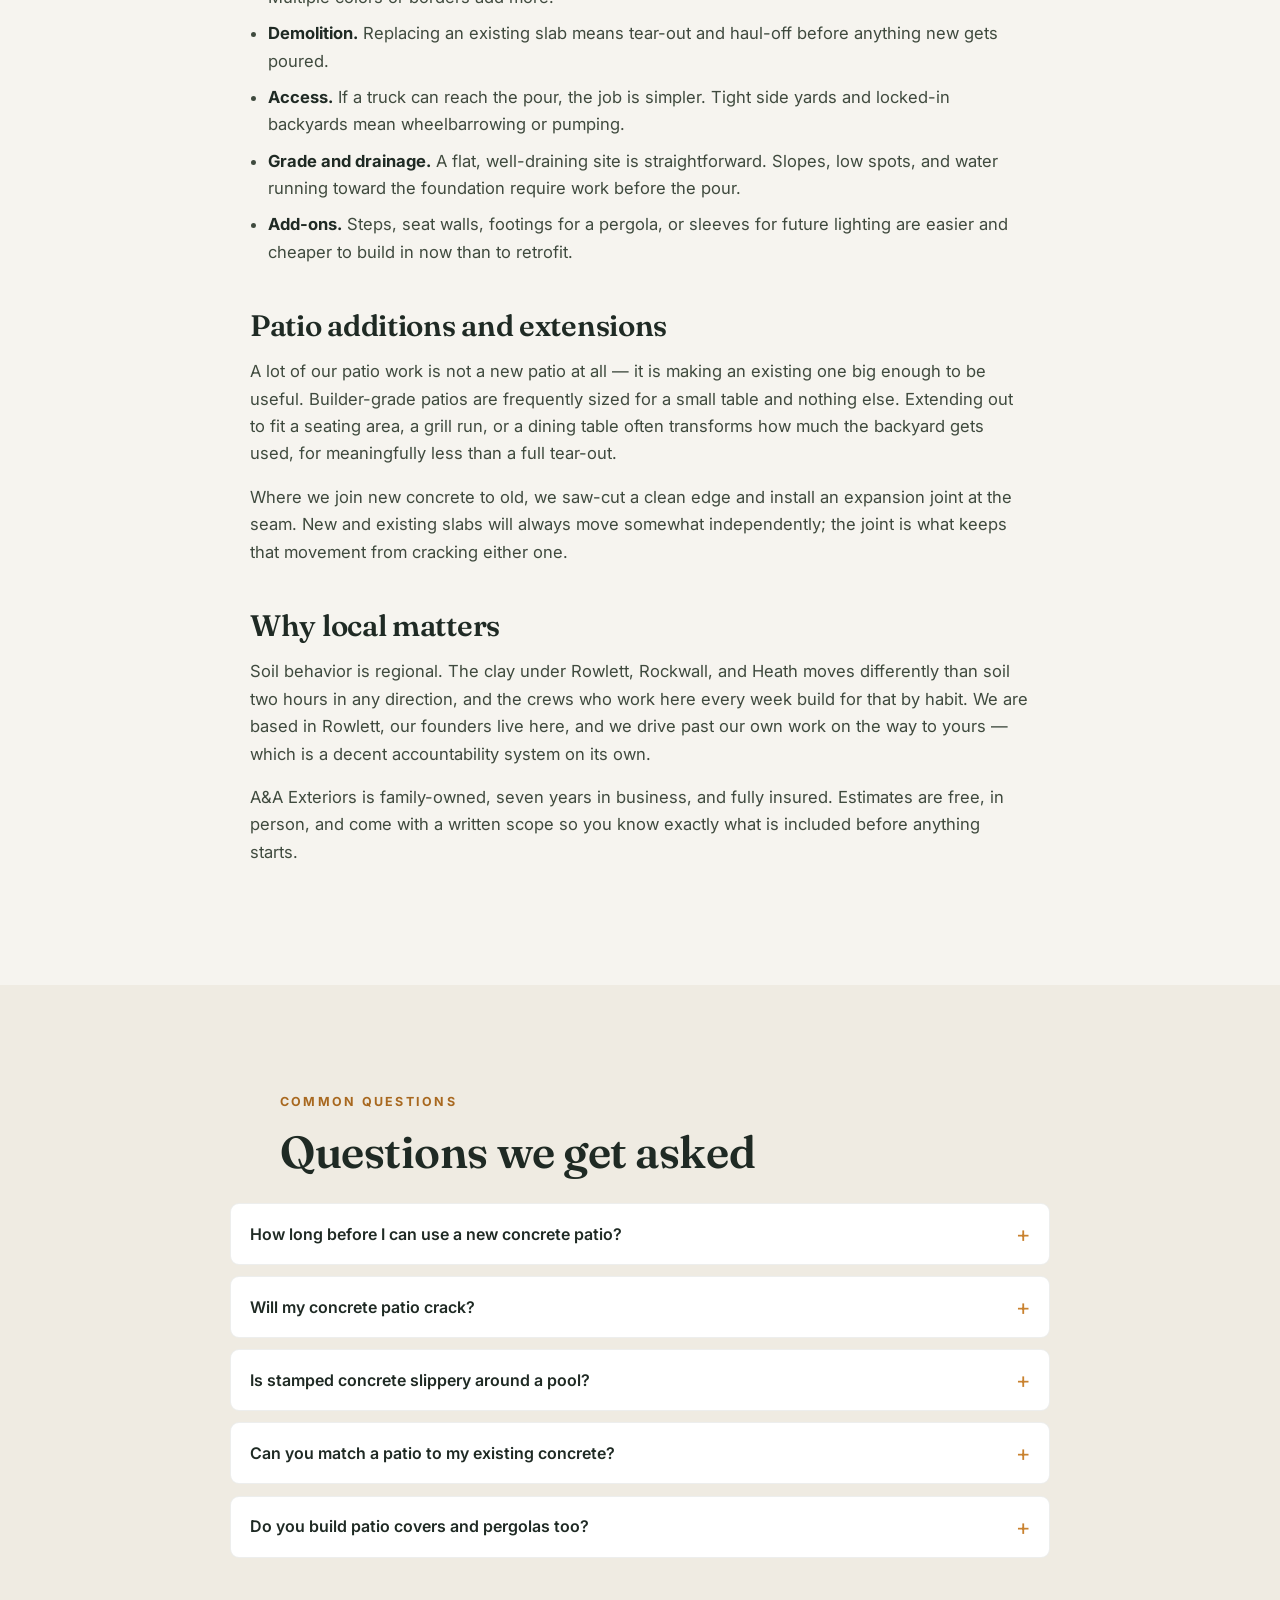
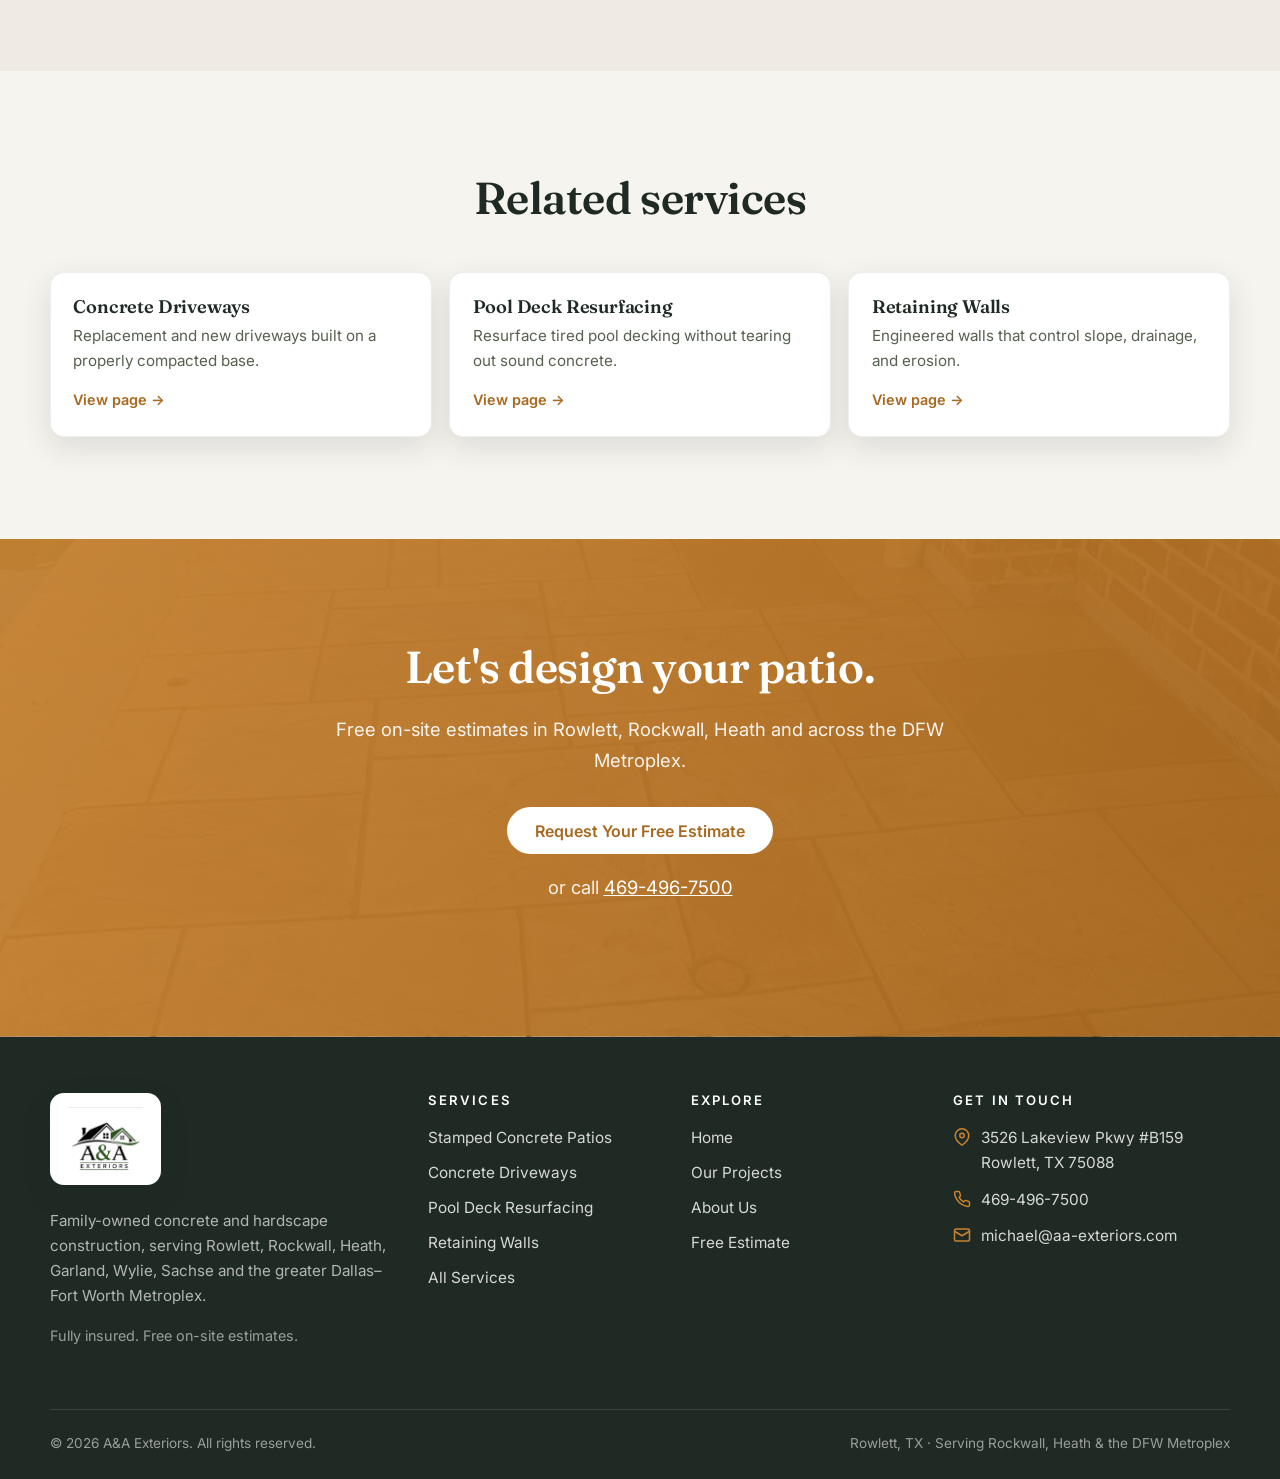
<file: concrete-patios-stamped-concrete.html>
<!DOCTYPE html>
<html lang="en">
<head>
  <meta charset="UTF-8" />
  <meta name="viewport" content="width=device-width, initial-scale=1.0" />
  <title>Stamped Concrete Patios in Rowlett, Rockwall & Heath TX | A&A Exteriors</title>
  <meta name="description" content="Custom concrete and stamped concrete patios in Rowlett, Rockwall, Heath and the DFW area. 3500 PSI concrete, compacted base, steel reinforcement. Free estimates." />
  <link rel="canonical" href="https://aa-exteriors.com/concrete-patios-stamped-concrete" />
  <meta name="theme-color" content="#1f2a24" />
  <meta property="og:type" content="website" />
  <meta property="og:title" content="Stamped Concrete Patios in Rowlett, Rockwall & Heath TX | A&A Exteriors" />
  <meta property="og:description" content="Custom concrete and stamped concrete patios in Rowlett, Rockwall, Heath and the DFW area. 3500 PSI concrete, compacted base, steel reinforcement. Free estimates." />
  <meta property="og:url" content="https://aa-exteriors.com/concrete-patios-stamped-concrete" />
  <meta property="og:image" content="https://aa-exteriors.com/images/work-stamped.jpg" />
  <meta name="twitter:card" content="summary_large_image" />
  <link rel="preconnect" href="https://fonts.googleapis.com" />
  <link rel="preconnect" href="https://fonts.gstatic.com" crossorigin />
  <link href="https://fonts.googleapis.com/css2?family=Fraunces:opsz,wght@9..144,500;9..144,600;9..144,700&family=Inter:wght@400;500;600;700&display=swap" rel="stylesheet" />
  <link rel="icon" type="image/png" href="/favicon.png" />
  <link rel="icon" type="image/svg+xml" href="/favicon.svg" />
  <link rel="stylesheet" href="/css/styles.css" />
  <script type="application/ld+json">
  {
    "@context": "https://schema.org",
    "@graph": [
      {
        "@type": "GeneralContractor",
        "@id": "https://aa-exteriors.com/#business",
        "name": "A&A Exteriors",
        "url": "https://aa-exteriors.com/",
        "telephone": "469-496-7500",
        "email": "michael@aa-exteriors.com",
        "image": "https://aa-exteriors.com/images/logo.png",
        "address": {
          "@type": "PostalAddress",
          "streetAddress": "3526 Lakeview Pkwy #B159",
          "addressLocality": "Rowlett",
          "addressRegion": "TX",
          "postalCode": "75088",
          "addressCountry": "US"
        },
        "areaServed": [
          {
            "@type": "City",
            "name": "Rowlett"
          },
          {
            "@type": "City",
            "name": "Rockwall"
          },
          {
            "@type": "City",
            "name": "Heath"
          },
          {
            "@type": "City",
            "name": "Garland"
          },
          {
            "@type": "City",
            "name": "Wylie"
          },
          {
            "@type": "City",
            "name": "Sachse"
          },
          {
            "@type": "City",
            "name": "Royse City"
          },
          {
            "@type": "City",
            "name": "Fate"
          },
          {
            "@type": "City",
            "name": "Forney"
          }
        ]
      },
      {
        "@type": "BreadcrumbList",
        "itemListElement": [
          {
            "@type": "ListItem",
            "position": 1,
            "name": "Home",
            "item": "https://aa-exteriors.com/"
          },
          {
            "@type": "ListItem",
            "position": 2,
            "name": "Services",
            "item": "https://aa-exteriors.com/services"
          },
          {
            "@type": "ListItem",
            "position": 3,
            "name": "Concrete & Stamped Patios",
            "item": "https://aa-exteriors.com/concrete-patios-stamped-concrete"
          }
        ]
      },
      {
        "@type": "Service",
        "name": "Stamped Concrete Patio Construction",
        "serviceType": "Stamped Concrete Patio Construction",
        "provider": {
          "@id": "https://aa-exteriors.com/#business"
        },
        "areaServed": "Dallas-Fort Worth, TX",
        "url": "https://aa-exteriors.com/concrete-patios-stamped-concrete"
      },
      {
        "@type": "FAQPage",
        "mainEntity": [
          {
            "@type": "Question",
            "name": "How long before I can use a new concrete patio?",
            "acceptedAnswer": {
              "@type": "Answer",
              "text": "You can typically walk on it within a day or so, but concrete gains strength over time and we ask that you keep furniture and heavier loads off it during the initial cure. We'll give you the specific timeline for your pour at the final walkthrough, since weather affects it."
            }
          },
          {
            "@type": "Question",
            "name": "Will my concrete patio crack?",
            "acceptedAnswer": {
              "@type": "Answer",
              "text": "Concrete moves \u2014 that is normal, and in North Texas clay it is unavoidable. The goal is not zero movement, it is controlled movement. Control joints at engineered spacing give the slab planned places to relieve stress, and steel reinforcement plus a properly compacted base limit how much it moves in the first place."
            }
          },
          {
            "@type": "Question",
            "name": "Is stamped concrete slippery around a pool?",
            "acceptedAnswer": {
              "@type": "Answer",
              "text": "Texture and sealer choice matter here. Stamped patterns have surface relief that provides grip, and finishes can be specified with slip resistance in mind. Tell us the patio is a pool surround and we'll account for it."
            }
          },
          {
            "@type": "Question",
            "name": "Can you match a patio to my existing concrete?",
            "acceptedAnswer": {
              "@type": "Answer",
              "text": "New concrete rarely matches aged concrete exactly \u2014 the existing slab has years of weathering and the new pour does not. Color can get close, and stamped or stained finishes give more control. We'd rather set expectations honestly up front than surprise you at the walkthrough."
            }
          },
          {
            "@type": "Question",
            "name": "Do you build patio covers and pergolas too?",
            "acceptedAnswer": {
              "@type": "Answer",
              "text": "Yes. We build pergolas, patio covers, outdoor kitchens, fire features, and lighting, so a patio project can be coordinated under one crew rather than juggling trades. If you know a cover is coming later, we can set footings during the pour."
            }
          }
        ]
      }
    ]
  }
  </script>
</head>
<body>

  <!-- ===================== HEADER ===================== -->
  <header class="site-header">
    <div class="container nav">
      <a class="brand" href="/" aria-label="A&amp;A Exteriors home">
        <img src="/images/logo.png" alt="A&amp;A Exteriors — concrete and hardscape contractor in Rowlett, TX" class="brand__logo" />
      </a>
      <button class="nav__toggle" aria-label="Toggle menu" aria-controls="navLinks" aria-expanded="false">
        <svg viewBox="0 0 24 24" fill="none" stroke="currentColor" stroke-width="2" stroke-linecap="round"><line x1="3" y1="6" x2="21" y2="6"/><line x1="3" y1="12" x2="21" y2="12"/><line x1="3" y1="18" x2="21" y2="18"/></svg>
      </button>
      <ul class="nav__links" id="navLinks">
        <li><a href="/">Home</a></li>
        <li><a href="/services" class="is-active">Services</a></li>
        <li><a href="/projects">Projects</a></li>
        <li><a href="/about">About</a></li>
        <li><a href="/estimate">Free Estimate</a></li>
      </ul>
      <div class="nav__cta">
        <a class="nav__phone" href="tel:+14694967500"><svg width="18" height="18" viewBox="0 0 24 24" fill="none" stroke="currentColor" stroke-width="2" stroke-linecap="round" stroke-linejoin="round"><path d="M22 16.92v3a2 2 0 0 1-2.18 2 19.79 19.79 0 0 1-8.63-3.07 19.5 19.5 0 0 1-6-6 19.79 19.79 0 0 1-3.07-8.67A2 2 0 0 1 4.11 2h3a2 2 0 0 1 2 1.72c.13.96.36 1.9.7 2.81a2 2 0 0 1-.45 2.11L8.09 9.91a16 16 0 0 0 6 6l1.27-1.27a2 2 0 0 1 2.11-.45c.9.34 1.85.57 2.81.7A2 2 0 0 1 22 16.92z"/></svg>
          469-496-7500
        </a>
        <a class="btn btn--primary" href="/estimate">Free Estimate</a>
      </div>
    </div>
  </header>

  <nav class="breadcrumb" aria-label="Breadcrumb"><div class="container"><a href="/">Home</a> <span class="sep">/</span> <a href="/services">Services</a> <span class="sep">/</span> <span aria-current="page">Concrete & Stamped Patios</span></div></nav>

  <section class="page-hero" style="background-image:linear-gradient(180deg,rgba(20,28,23,.62),rgba(20,28,23,.80)),url('/images/work-stamped.jpg');">
    <div class="container">
      <span class="eyebrow">Concrete & Stamped Patios</span>
      <h1>Concrete and stamped concrete patios</h1>
      <p class="lead">A patio is the piece of the backyard you actually live on. We build them to hold up to North Texas heat, clay movement, and a decade of cookouts — in broom-finish concrete or stamped patterns that read like stone at a fraction of the cost.</p>
      <div class="hero__actions">
        <a class="btn btn--primary" href="/estimate">Get a Free Estimate</a>
        <a class="btn btn--onDark" href="tel:+14694967500">Call 469-496-7500</a>
      </div>
    </div>
  </section>

  <section class="section">
    <div class="container prose">
      <h2>Two ways to build a patio</h2>
      <p>Nearly every patio conversation we have starts in the same place: should it be plain concrete or stamped? The honest answer depends on the house, the budget, and how much of the yard the patio is going to dominate.</p>

      <h3>Broom-finish concrete</h3>
      <p>Straightforward, durable, and the most cost-effective square footage you can add to a backyard. A well-poured broom-finish slab with clean tooled edges and properly spaced joints looks intentional rather than cheap, and it stays cooler underfoot than most darker finished surfaces. If the patio is largely going to live under furniture, a grill, and a shade structure, plain concrete is often the smart money.</p>

      <h3>Stamped concrete</h3>
      <p>Stamped concrete is poured the same way, then imprinted with a pattern and color while it is still workable — ashlar slate, seamless stone, wood plank, running bond brick. You get the look of flagstone or pavers as a single monolithic slab, which means no individual units to settle, shift, or grow weeds between. It is the finish in most of the pool deck and patio photos on this site.</p>
      <p>Stamped costs more than broom finish and is worth it when the patio is a focal point — wrapping a pool, fronting an outdoor kitchen, or visible from every window on the back of the house.</p>

      <div class="spec-grid reveal">
        <div class="spec"><b>3500 PSI</b><span>Ready-mix concrete</span></div>
        <div class="spec"><b>4"</b><span>Standard slab thickness</span></div>
        <div class="spec"><b>6"</b><span>Compacted aggregate base</span></div>
        <div class="spec"><b>Steel</b><span>Reinforcement throughout</span></div>
      </div>

    </div>
  </section>

  <section class="section" style="background:var(--cream-2);">
    <div class="container prose">

      <h2>How we pour concrete that stays flat</h2>
      <p>Most of the concrete failures we get called out to look at are not concrete problems. They are base problems. North Texas sits on expansive clay that swells when it rains and shrinks when it bakes, and a slab is only ever as stable as what is underneath it. That is why the least visible part of our process is the part we are most particular about.</p>

      <h3>1. Site preparation</h3>
      <p>We verify measurements and layout, contact the utility locating service before anything goes in the ground, and protect the landscaping, sidewalks, and structures we are working around. Where we are tying into existing concrete, we saw-cut a clean transition joint rather than butting new against old and hoping for the best.</p>

      <h3>2. Excavation and base</h3>
      <p>Existing concrete is demolished and hauled off. We excavate to proper depth, remove unsuitable soil and organic material, then install roughly six inches of crushed aggregate base and compact it with mechanical equipment. Fine grading sets the drainage — always away from the house and the garage, never toward it.</p>

      <h3>3. Forms and reinforcement</h3>
      <p>Heavy-duty forming lumber goes in, and we verify elevation, pitch, and finished dimensions before bracing the forms so nothing moves during the pour. Steel reinforcement is installed throughout and properly supported so it sits centered in the slab, where it can actually do its job of adding structural strength and limiting cracking.</p>

      <h3>4. Placement and joints</h3>
      <p>We pour 3500 PSI ready-mix continuously to minimize cold joints, then screed, level, and consolidate to eliminate air pockets. Control joints go in at engineered spacing and expansion joints wherever the new concrete meets an existing structure. Concrete is going to move. Joints decide whether it moves where we planned or where it wants to.</p>

      <h3>5. Finish and cure</h3>
      <p>Edges are tooled for durability and appearance, and the surface gets a professional broom finish for traction. Then it cures using standard industry practice — which mostly means leaving it alone for the right amount of time, something that matters more in a Texas August than people expect. Forms come off after the appropriate cure, the work area is cleaned completely, and we walk the finished job with you.</p>

    </div>
  </section>

  <section class="section">
    <div class="container prose">
      <h2>What drives the cost of a patio</h2>
      <p>We give written estimates rather than square-foot rules of thumb, because the variables genuinely move the number:</p>
      <ul>
        <li><strong>Size and shape.</strong> Square and rectangular pours are the most efficient. Curves, radiuses, and multi-level designs add forming labor.</li>
        <li><strong>Finish.</strong> Broom finish is the baseline. Stamping adds pattern work, color, and release agents. Multiple colors or borders add more.</li>
        <li><strong>Demolition.</strong> Replacing an existing slab means tear-out and haul-off before anything new gets poured.</li>
        <li><strong>Access.</strong> If a truck can reach the pour, the job is simpler. Tight side yards and locked-in backyards mean wheelbarrowing or pumping.</li>
        <li><strong>Grade and drainage.</strong> A flat, well-draining site is straightforward. Slopes, low spots, and water running toward the foundation require work before the pour.</li>
        <li><strong>Add-ons.</strong> Steps, seat walls, footings for a pergola, or sleeves for future lighting are easier and cheaper to build in now than to retrofit.</li>
      </ul>

      <h2>Patio additions and extensions</h2>
      <p>A lot of our patio work is not a new patio at all — it is making an existing one big enough to be useful. Builder-grade patios are frequently sized for a small table and nothing else. Extending out to fit a seating area, a grill run, or a dining table often transforms how much the backyard gets used, for meaningfully less than a full tear-out.</p>
      <p>Where we join new concrete to old, we saw-cut a clean edge and install an expansion joint at the seam. New and existing slabs will always move somewhat independently; the joint is what keeps that movement from cracking either one.</p>

      <h2>Why local matters</h2>
      <p>Soil behavior is regional. The clay under Rowlett, Rockwall, and Heath moves differently than soil two hours in any direction, and the crews who work here every week build for that by habit. We are based in Rowlett, our founders live here, and we drive past our own work on the way to yours — which is a decent accountability system on its own.</p>
      <p>A&amp;A Exteriors is family-owned, seven years in business, and fully insured. Estimates are free, in person, and come with a written scope so you know exactly what is included before anything starts.</p>

    </div>
  </section>

  <section class="section" style="background:var(--cream-2);">
    <div class="container" style="max-width:820px;">
      <div class="section-head reveal" style="margin-bottom:1.6rem;">
        <span class="eyebrow">Common Questions</span>
        <h2>Questions we get asked</h2>
      </div>
      <div class="reveal">
        <details class="faq-item">
          <summary>How long before I can use a new concrete patio?</summary>
          <div class="faq-a">You can typically walk on it within a day or so, but concrete gains strength over time and we ask that you keep furniture and heavier loads off it during the initial cure. We'll give you the specific timeline for your pour at the final walkthrough, since weather affects it.</div>
        </details>
        <details class="faq-item">
          <summary>Will my concrete patio crack?</summary>
          <div class="faq-a">Concrete moves — that is normal, and in North Texas clay it is unavoidable. The goal is not zero movement, it is controlled movement. Control joints at engineered spacing give the slab planned places to relieve stress, and steel reinforcement plus a properly compacted base limit how much it moves in the first place.</div>
        </details>
        <details class="faq-item">
          <summary>Is stamped concrete slippery around a pool?</summary>
          <div class="faq-a">Texture and sealer choice matter here. Stamped patterns have surface relief that provides grip, and finishes can be specified with slip resistance in mind. Tell us the patio is a pool surround and we'll account for it.</div>
        </details>
        <details class="faq-item">
          <summary>Can you match a patio to my existing concrete?</summary>
          <div class="faq-a">New concrete rarely matches aged concrete exactly — the existing slab has years of weathering and the new pour does not. Color can get close, and stamped or stained finishes give more control. We'd rather set expectations honestly up front than surprise you at the walkthrough.</div>
        </details>
        <details class="faq-item">
          <summary>Do you build patio covers and pergolas too?</summary>
          <div class="faq-a">Yes. We build pergolas, patio covers, outdoor kitchens, fire features, and lighting, so a patio project can be coordinated under one crew rather than juggling trades. If you know a cover is coming later, we can set footings during the pour.</div>
        </details>
      </div>
    </div>
  </section>

  <section class="section">
    <div class="container">
      <div class="section-head center reveal"><h2>Related services</h2></div>
      <div class="related-grid">
        <a class="related-card reveal" href="/concrete-driveways">
          <h3>Concrete Driveways</h3>
          <p>Replacement and new driveways built on a properly compacted base.</p>
          <span class="related-go">View page &rarr;</span>
        </a>
        <a class="related-card reveal" href="/pool-deck-resurfacing">
          <h3>Pool Deck Resurfacing</h3>
          <p>Resurface tired pool decking without tearing out sound concrete.</p>
          <span class="related-go">View page &rarr;</span>
        </a>
        <a class="related-card reveal" href="/retaining-walls">
          <h3>Retaining Walls</h3>
          <p>Engineered walls that control slope, drainage, and erosion.</p>
          <span class="related-go">View page &rarr;</span>
        </a>
      </div>
    </div>
  </section>

  <!-- ===================== CTA ===================== -->
  <section class="section cta-band">
    <div class="container">
      <h2 class="reveal">Let's design your patio.</h2>
      <p class="reveal">Free on-site estimates in Rowlett, Rockwall, Heath and across the DFW Metroplex.</p>
      <a class="btn btn--light reveal" href="/estimate">Request Your Free Estimate</a>
      <p style="margin-top:1.1rem;color:rgba(255,255,255,.9);">or call <a href="tel:+14694967500" style="color:#fff;text-decoration:underline;">469-496-7500</a></p>
    </div>
  </section>

  <!-- ===================== FOOTER ===================== -->
  <footer class="site-footer">
    <div class="container">
      <div class="footer-grid footer-grid--4">
        <div class="footer-brand">
          <div class="footer-logo"><img src="/images/logo.png" alt="A&amp;A Exteriors" /></div>
          <p>Family-owned concrete and hardscape construction, serving Rowlett, Rockwall, Heath, Garland, Wylie, Sachse and the greater Dallas&ndash;Fort Worth Metroplex.</p>
          <p style="font-size:.9rem;color:rgba(255,255,255,.55);">Fully insured. Free on-site estimates.</p>
        </div>
        <div>
          <h4>Services</h4>
          <ul class="footer-links">
            <li><a href="/concrete-patios-stamped-concrete">Stamped Concrete Patios</a></li>
            <li><a href="/concrete-driveways">Concrete Driveways</a></li>
            <li><a href="/pool-deck-resurfacing">Pool Deck Resurfacing</a></li>
            <li><a href="/retaining-walls">Retaining Walls</a></li>
            <li><a href="/services">All Services</a></li>
          </ul>
        </div>
        <div>
          <h4>Explore</h4>
          <ul class="footer-links">
            <li><a href="/">Home</a></li>
            <li><a href="/projects">Our Projects</a></li>
            <li><a href="/about">About Us</a></li>
            <li><a href="/estimate">Free Estimate</a></li>
          </ul>
        </div>
        <div>
          <h4>Get In Touch</h4>
          <ul class="footer-contact">
            <li><svg viewBox="0 0 24 24" fill="none" stroke="currentColor" stroke-width="2" stroke-linecap="round" stroke-linejoin="round"><path d="M21 10c0 7-9 13-9 13s-9-6-9-13a9 9 0 0 1 18 0z"/><circle cx="12" cy="10" r="3"/></svg><span>3526 Lakeview Pkwy #B159<br/>Rowlett, TX 75088</span></li>
            <li><svg viewBox="0 0 24 24" fill="none" stroke="currentColor" stroke-width="2" stroke-linecap="round" stroke-linejoin="round"><path d="M22 16.92v3a2 2 0 0 1-2.18 2 19.79 19.79 0 0 1-8.63-3.07 19.5 19.5 0 0 1-6-6 19.79 19.79 0 0 1-3.07-8.67A2 2 0 0 1 4.11 2h3a2 2 0 0 1 2 1.72c.13.96.36 1.9.7 2.81a2 2 0 0 1-.45 2.11L8.09 9.91a16 16 0 0 0 6 6l1.27-1.27a2 2 0 0 1 2.11-.45c.9.34 1.85.57 2.81.7A2 2 0 0 1 22 16.92z"/></svg><a href="tel:+14694967500">469-496-7500</a></li>
            <li><svg viewBox="0 0 24 24" fill="none" stroke="currentColor" stroke-width="2" stroke-linecap="round" stroke-linejoin="round"><rect x="2" y="4" width="20" height="16" rx="2"/><path d="m22 7-10 6L2 7"/></svg><a href="mailto:michael@aa-exteriors.com">michael@aa-exteriors.com</a></li>
          </ul>
        </div>
      </div>
      <div class="footer-bottom">
        <span>&copy; <span data-year>2026</span> A&amp;A Exteriors. All rights reserved.</span>
        <span>Rowlett, TX &middot; Serving Rockwall, Heath &amp; the DFW Metroplex</span>
      </div>
    </div>
  </footer>

  <script src="/js/main.js"></script>
</body>
</html>
</file>
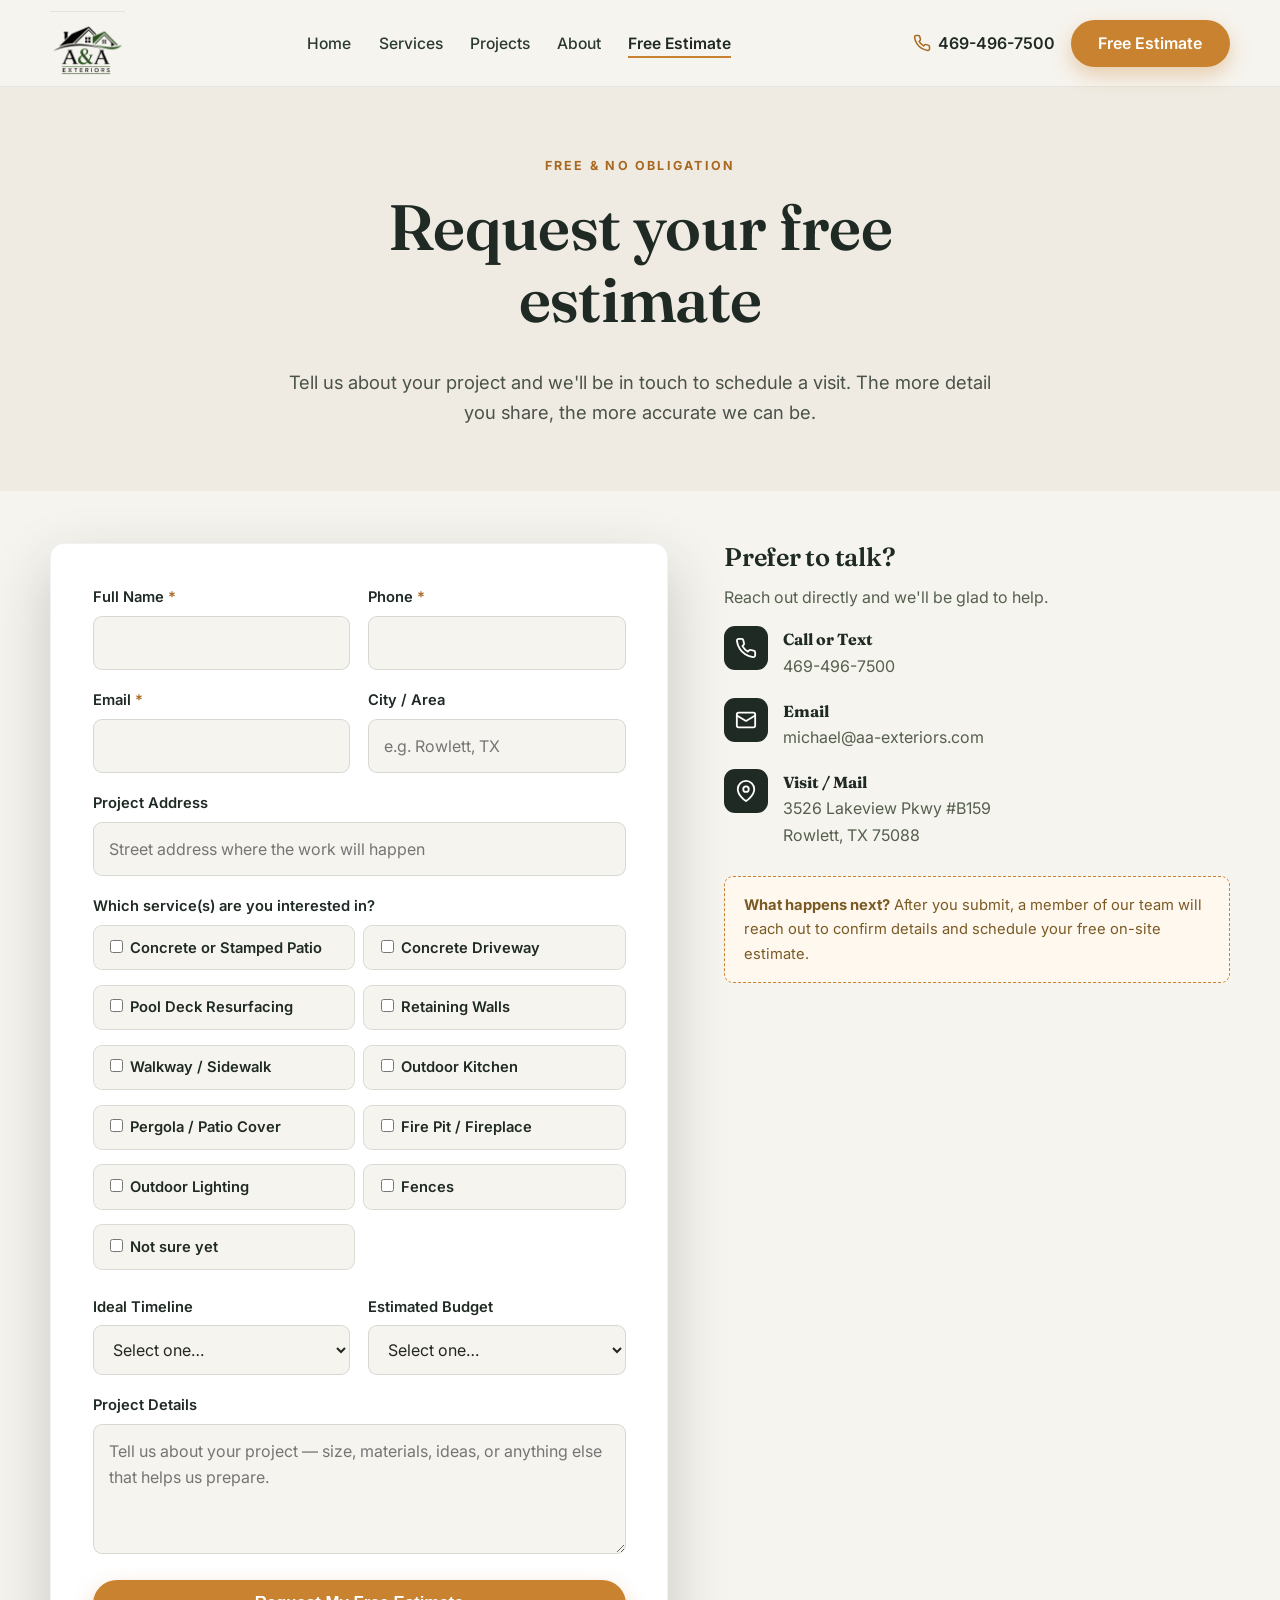
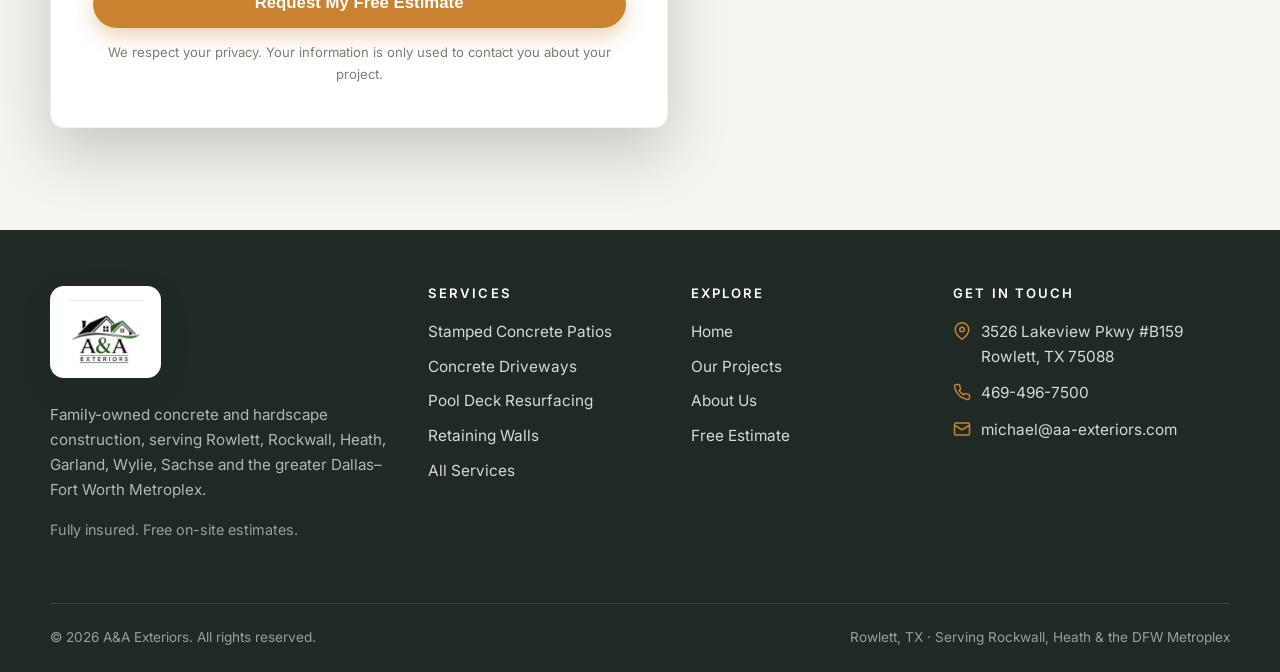
<file: estimate.html>
<!DOCTYPE html>
<html lang="en">
<head>
  <meta charset="UTF-8" />
  <meta name="viewport" content="width=device-width, initial-scale=1.0" />
  <title>Free Estimate | Concrete &amp; Hardscaping, Rowlett &amp; Rockwall TX | A&amp;A Exteriors</title>
  <meta name="description" content="Request a free, no-obligation estimate for concrete patios, driveways, pool decks, retaining walls and outdoor living projects in Rowlett, Rockwall, Heath and the DFW area." />
  <meta name="theme-color" content="#1f2a24" />
  <link rel="preconnect" href="https://fonts.googleapis.com" />
  <link rel="preconnect" href="https://fonts.gstatic.com" crossorigin />
  <link href="https://fonts.googleapis.com/css2?family=Fraunces:opsz,wght@9..144,500;9..144,600;9..144,700&family=Inter:wght@400;500;600;700&display=swap" rel="stylesheet" />
  <link rel="icon" type="image/png" href="/favicon.png" />
  <link rel="icon" type="image/svg+xml" href="/favicon.svg" />
  <link rel="canonical" href="https://aa-exteriors.com/estimate" />
  <meta property="og:type" content="website" />
  <meta property="og:title" content="Free Estimate | Concrete &amp; Hardscaping, Rowlett &amp; Rockwall TX | A&amp;A Exteriors" />
  <meta property="og:description" content="Request a free, no-obligation estimate for concrete patios, driveways, pool decks, retaining walls and outdoor living projects in Rowlett, Rockwall, Heath and the DFW area." />
  <meta property="og:url" content="https://aa-exteriors.com/estimate" />
  <meta property="og:image" content="https://aa-exteriors.com/images/work-fireplace.jpg" />
  <meta name="twitter:card" content="summary_large_image" />
  <link rel="stylesheet" href="/css/styles.css" />
  <script type="application/ld+json">
  {
    "@context": "https://schema.org",
    "@graph": [
      {
        "@type": "GeneralContractor",
        "@id": "https://aa-exteriors.com/#business",
        "name": "A&A Exteriors",
        "url": "https://aa-exteriors.com/",
        "telephone": "469-496-7500",
        "email": "michael@aa-exteriors.com",
        "image": "https://aa-exteriors.com/images/logo.png",
        "address": {
          "@type": "PostalAddress",
          "streetAddress": "3526 Lakeview Pkwy #B159",
          "addressLocality": "Rowlett",
          "addressRegion": "TX",
          "postalCode": "75088",
          "addressCountry": "US"
        },
        "areaServed": [
          {
            "@type": "City",
            "name": "Rowlett"
          },
          {
            "@type": "City",
            "name": "Rockwall"
          },
          {
            "@type": "City",
            "name": "Heath"
          },
          {
            "@type": "City",
            "name": "Garland"
          },
          {
            "@type": "City",
            "name": "Wylie"
          },
          {
            "@type": "City",
            "name": "Sachse"
          },
          {
            "@type": "City",
            "name": "Royse City"
          },
          {
            "@type": "City",
            "name": "Fate"
          },
          {
            "@type": "City",
            "name": "Forney"
          }
        ]
      },
      {
        "@type": "BreadcrumbList",
        "itemListElement": [
          {
            "@type": "ListItem",
            "position": 1,
            "name": "Home",
            "item": "https://aa-exteriors.com/"
          },
          {
            "@type": "ListItem",
            "position": 2,
            "name": "Free Estimate",
            "item": "https://aa-exteriors.com/estimate"
          }
        ]
      }
    ]
  }
  </script>
</head>
<body>
  <!-- ===================== HEADER ===================== -->
  <header class="site-header">
    <div class="container nav">
      <a class="brand" href="/" aria-label="A&amp;A Exteriors home">
        <img src="/images/logo.png" alt="A&amp;A Exteriors — concrete and hardscape contractor in Rowlett, TX" class="brand__logo" />
      </a>
      <button class="nav__toggle" aria-label="Toggle menu" aria-controls="navLinks" aria-expanded="false">
        <svg viewBox="0 0 24 24" fill="none" stroke="currentColor" stroke-width="2" stroke-linecap="round"><line x1="3" y1="6" x2="21" y2="6"/><line x1="3" y1="12" x2="21" y2="12"/><line x1="3" y1="18" x2="21" y2="18"/></svg>
      </button>
      <ul class="nav__links" id="navLinks">
        <li><a href="/">Home</a></li>
        <li><a href="/services">Services</a></li>
        <li><a href="/projects">Projects</a></li>
        <li><a href="/about">About</a></li>
        <li><a href="/estimate" class="is-active">Free Estimate</a></li>
      </ul>
      <div class="nav__cta">
        <a class="nav__phone" href="tel:+14694967500"><svg width="18" height="18" viewBox="0 0 24 24" fill="none" stroke="currentColor" stroke-width="2" stroke-linecap="round" stroke-linejoin="round"><path d="M22 16.92v3a2 2 0 0 1-2.18 2 19.79 19.79 0 0 1-8.63-3.07 19.5 19.5 0 0 1-6-6 19.79 19.79 0 0 1-3.07-8.67A2 2 0 0 1 4.11 2h3a2 2 0 0 1 2 1.72c.13.96.36 1.9.7 2.81a2 2 0 0 1-.45 2.11L8.09 9.91a16 16 0 0 0 6 6l1.27-1.27a2 2 0 0 1 2.11-.45c.9.34 1.85.57 2.81.7A2 2 0 0 1 22 16.92z"/></svg>
          469-496-7500
        </a>
        <a class="btn btn--primary" href="/estimate">Free Estimate</a>
      </div>
    </div>
  </header>

  <!-- ===================== PAGE HERO ===================== -->
  <section class="section--tight" style="background:var(--cream-2);">
    <div class="container center">
      <span class="eyebrow">Free &amp; No Obligation</span>
      <h1 style="max-width:18ch;margin-inline:auto;">Request your free estimate</h1>
      <p class="lead" style="margin:1rem auto 0;">Tell us about your project and we'll be in touch to schedule a visit. The more detail you share, the more accurate we can be.</p>
    </div>
  </section>

  <!-- ===================== FORM + CONTACT ===================== -->
  <section class="section" style="padding-top:clamp(2rem,4vw,3.5rem);">
    <div class="container estimate-layout">

      <!-- FORM -->
      <div class="form-card reveal">
        <!-- Estimate requests are delivered by Formspree (form ID: mjybydqa). -->
        <form id="estimateForm" action="https://formspree.io/f/mjybydqa" method="POST">

          <div class="field-row">
            <div class="field">
              <label for="name">Full Name <span class="req">*</span></label>
              <input type="text" id="name" name="name" autocomplete="name" required />
            </div>
            <div class="field">
              <label for="phone">Phone <span class="req">*</span></label>
              <input type="tel" id="phone" name="phone" autocomplete="tel" required />
            </div>
          </div>

          <div class="field-row">
            <div class="field">
              <label for="email">Email <span class="req">*</span></label>
              <input type="email" id="email" name="email" autocomplete="email" required />
            </div>
            <div class="field">
              <label for="city">City / Area</label>
              <input type="text" id="city" name="city" placeholder="e.g. Rowlett, TX" />
            </div>
          </div>

          <div class="field">
            <label for="address">Project Address</label>
            <input type="text" id="address" name="address" autocomplete="street-address" placeholder="Street address where the work will happen" />
          </div>

          <div class="field">
            <label>Which service(s) are you interested in?</label>
            <div class="checks">
              <label class="check"><input type="checkbox" name="services[]" value="Concrete Patio / Stamped Concrete" /> Concrete or Stamped Patio</label>
              <label class="check"><input type="checkbox" name="services[]" value="Concrete Driveway" /> Concrete Driveway</label>
              <label class="check"><input type="checkbox" name="services[]" value="Pool Deck Resurfacing" /> Pool Deck Resurfacing</label>
              <label class="check"><input type="checkbox" name="services[]" value="Retaining Walls" /> Retaining Walls</label>
              <label class="check"><input type="checkbox" name="services[]" value="Concrete Walkway" /> Walkway / Sidewalk</label>
              <label class="check"><input type="checkbox" name="services[]" value="Outdoor Kitchens" /> Outdoor Kitchen</label>
              <label class="check"><input type="checkbox" name="services[]" value="Pergolas / Patio Covers" /> Pergola / Patio Cover</label>
              <label class="check"><input type="checkbox" name="services[]" value="Fire Pits &amp; Fireplaces" /> Fire Pit / Fireplace</label>
              <label class="check"><input type="checkbox" name="services[]" value="Outdoor Lighting" /> Outdoor Lighting</label>
              <label class="check"><input type="checkbox" name="services[]" value="Fences" /> Fences</label>
              <label class="check"><input type="checkbox" name="services[]" value="Not sure yet" /> Not sure yet</label>
            </div>
          </div>

          <div class="field-row">
            <div class="field">
              <label for="timeline">Ideal Timeline</label>
              <select id="timeline" name="timeline">
                <option value="">Select one…</option>
                <option>As soon as possible</option>
                <option>Within 1–3 months</option>
                <option>3–6 months</option>
                <option>Just exploring / planning</option>
              </select>
            </div>
            <div class="field">
              <label for="budget">Estimated Budget</label>
              <select id="budget" name="budget">
                <option value="">Select one…</option>
                <option>Under $5,000</option>
                <option>$5,000 – $15,000</option>
                <option>$15,000 – $30,000</option>
                <option>$30,000+</option>
                <option>Not sure yet</option>
              </select>
            </div>
          </div>

          <div class="field">
            <label for="details">Project Details</label>
            <textarea id="details" name="details" placeholder="Tell us about your project — size, materials, ideas, or anything else that helps us prepare."></textarea>
          </div>

          <!-- Helps replies go to the customer & labels the email in your inbox -->
          <input type="hidden" name="_subject" value="New Free Estimate Request — A&A Exteriors" />
          <!-- Simple honeypot spam trap (leave hidden & empty) -->
          <input type="text" name="_gotcha" style="display:none" tabindex="-1" autocomplete="off" />

          <button type="submit" class="btn btn--primary" style="width:100%;justify-content:center;font-size:1.05rem;">Request My Free Estimate</button>
          <p style="font-size:.82rem;color:#7a8072;margin:.9rem 0 0;text-align:center;">We respect your privacy. Your information is only used to contact you about your project.</p>

          <div id="formMsg" class="form-msg" role="status" aria-live="polite"></div>
        </form>
      </div>

      <!-- ASIDE / CONTACT -->
      <aside class="form-aside reveal">
        <h2 style="font-size:1.6rem;">Prefer to talk?</h2>
        <p style="color:#55604e;">Reach out directly and we'll be glad to help.</p>
        <ul class="contact-list">
          <li>
            <span class="ci"><svg viewBox="0 0 24 24" fill="none" stroke="currentColor" stroke-width="2" stroke-linecap="round" stroke-linejoin="round"><path d="M22 16.92v3a2 2 0 0 1-2.18 2 19.79 19.79 0 0 1-8.63-3.07 19.5 19.5 0 0 1-6-6 19.79 19.79 0 0 1-3.07-8.67A2 2 0 0 1 4.11 2h3a2 2 0 0 1 2 1.72c.13.96.36 1.9.7 2.81a2 2 0 0 1-.45 2.11L8.09 9.91a16 16 0 0 0 6 6l1.27-1.27a2 2 0 0 1 2.11-.45c.9.34 1.85.57 2.81.7A2 2 0 0 1 22 16.92z"/></svg></span>
            <div><b>Call or Text</b><a href="tel:+14694967500">469-496-7500</a></div>
          </li>
          <li>
            <span class="ci"><svg viewBox="0 0 24 24" fill="none" stroke="currentColor" stroke-width="2" stroke-linecap="round" stroke-linejoin="round"><rect x="2" y="4" width="20" height="16" rx="2"/><path d="m22 7-10 6L2 7"/></svg></span>
            <div><b>Email</b><a href="mailto:michael@aa-exteriors.com">michael@aa-exteriors.com</a></div>
          </li>
          <li>
            <span class="ci"><svg viewBox="0 0 24 24" fill="none" stroke="currentColor" stroke-width="2" stroke-linecap="round" stroke-linejoin="round"><path d="M21 10c0 7-9 13-9 13s-9-6-9-13a9 9 0 0 1 18 0z"/><circle cx="12" cy="10" r="3"/></svg></span>
            <div><b>Visit / Mail</b><span>3526 Lakeview Pkwy #B159<br/>Rowlett, TX 75088</span></div>
          </li>
        </ul>

        <div class="note" style="margin-top:1.75rem;">
          <strong>What happens next?</strong> After you submit, a member of our team will reach out to confirm details and schedule your free on-site estimate.
        </div>
      </aside>

    </div>
  </section>
  <!-- ===================== FOOTER ===================== -->
  <footer class="site-footer">
    <div class="container">
      <div class="footer-grid footer-grid--4">
        <div class="footer-brand">
          <div class="footer-logo"><img src="/images/logo.png" alt="A&amp;A Exteriors" /></div>
          <p>Family-owned concrete and hardscape construction, serving Rowlett, Rockwall, Heath, Garland, Wylie, Sachse and the greater Dallas&ndash;Fort Worth Metroplex.</p>
          <p style="font-size:.9rem;color:rgba(255,255,255,.55);">Fully insured. Free on-site estimates.</p>
        </div>
        <div>
          <h4>Services</h4>
          <ul class="footer-links">
            <li><a href="/concrete-patios-stamped-concrete">Stamped Concrete Patios</a></li>
            <li><a href="/concrete-driveways">Concrete Driveways</a></li>
            <li><a href="/pool-deck-resurfacing">Pool Deck Resurfacing</a></li>
            <li><a href="/retaining-walls">Retaining Walls</a></li>
            <li><a href="/services">All Services</a></li>
          </ul>
        </div>
        <div>
          <h4>Explore</h4>
          <ul class="footer-links">
            <li><a href="/">Home</a></li>
            <li><a href="/projects">Our Projects</a></li>
            <li><a href="/about">About Us</a></li>
            <li><a href="/estimate">Free Estimate</a></li>
          </ul>
        </div>
        <div>
          <h4>Get In Touch</h4>
          <ul class="footer-contact">
            <li><svg viewBox="0 0 24 24" fill="none" stroke="currentColor" stroke-width="2" stroke-linecap="round" stroke-linejoin="round"><path d="M21 10c0 7-9 13-9 13s-9-6-9-13a9 9 0 0 1 18 0z"/><circle cx="12" cy="10" r="3"/></svg><span>3526 Lakeview Pkwy #B159<br/>Rowlett, TX 75088</span></li>
            <li><svg viewBox="0 0 24 24" fill="none" stroke="currentColor" stroke-width="2" stroke-linecap="round" stroke-linejoin="round"><path d="M22 16.92v3a2 2 0 0 1-2.18 2 19.79 19.79 0 0 1-8.63-3.07 19.5 19.5 0 0 1-6-6 19.79 19.79 0 0 1-3.07-8.67A2 2 0 0 1 4.11 2h3a2 2 0 0 1 2 1.72c.13.96.36 1.9.7 2.81a2 2 0 0 1-.45 2.11L8.09 9.91a16 16 0 0 0 6 6l1.27-1.27a2 2 0 0 1 2.11-.45c.9.34 1.85.57 2.81.7A2 2 0 0 1 22 16.92z"/></svg><a href="tel:+14694967500">469-496-7500</a></li>
            <li><svg viewBox="0 0 24 24" fill="none" stroke="currentColor" stroke-width="2" stroke-linecap="round" stroke-linejoin="round"><rect x="2" y="4" width="20" height="16" rx="2"/><path d="m22 7-10 6L2 7"/></svg><a href="mailto:michael@aa-exteriors.com">michael@aa-exteriors.com</a></li>
          </ul>
        </div>
      </div>
      <div class="footer-bottom">
        <span>&copy; <span data-year>2026</span> A&amp;A Exteriors. All rights reserved.</span>
        <span>Rowlett, TX &middot; Serving Rockwall, Heath &amp; the DFW Metroplex</span>
      </div>
    </div>
  </footer>

  <script src="/js/main.js"></script>
</body>
</html>
</file>
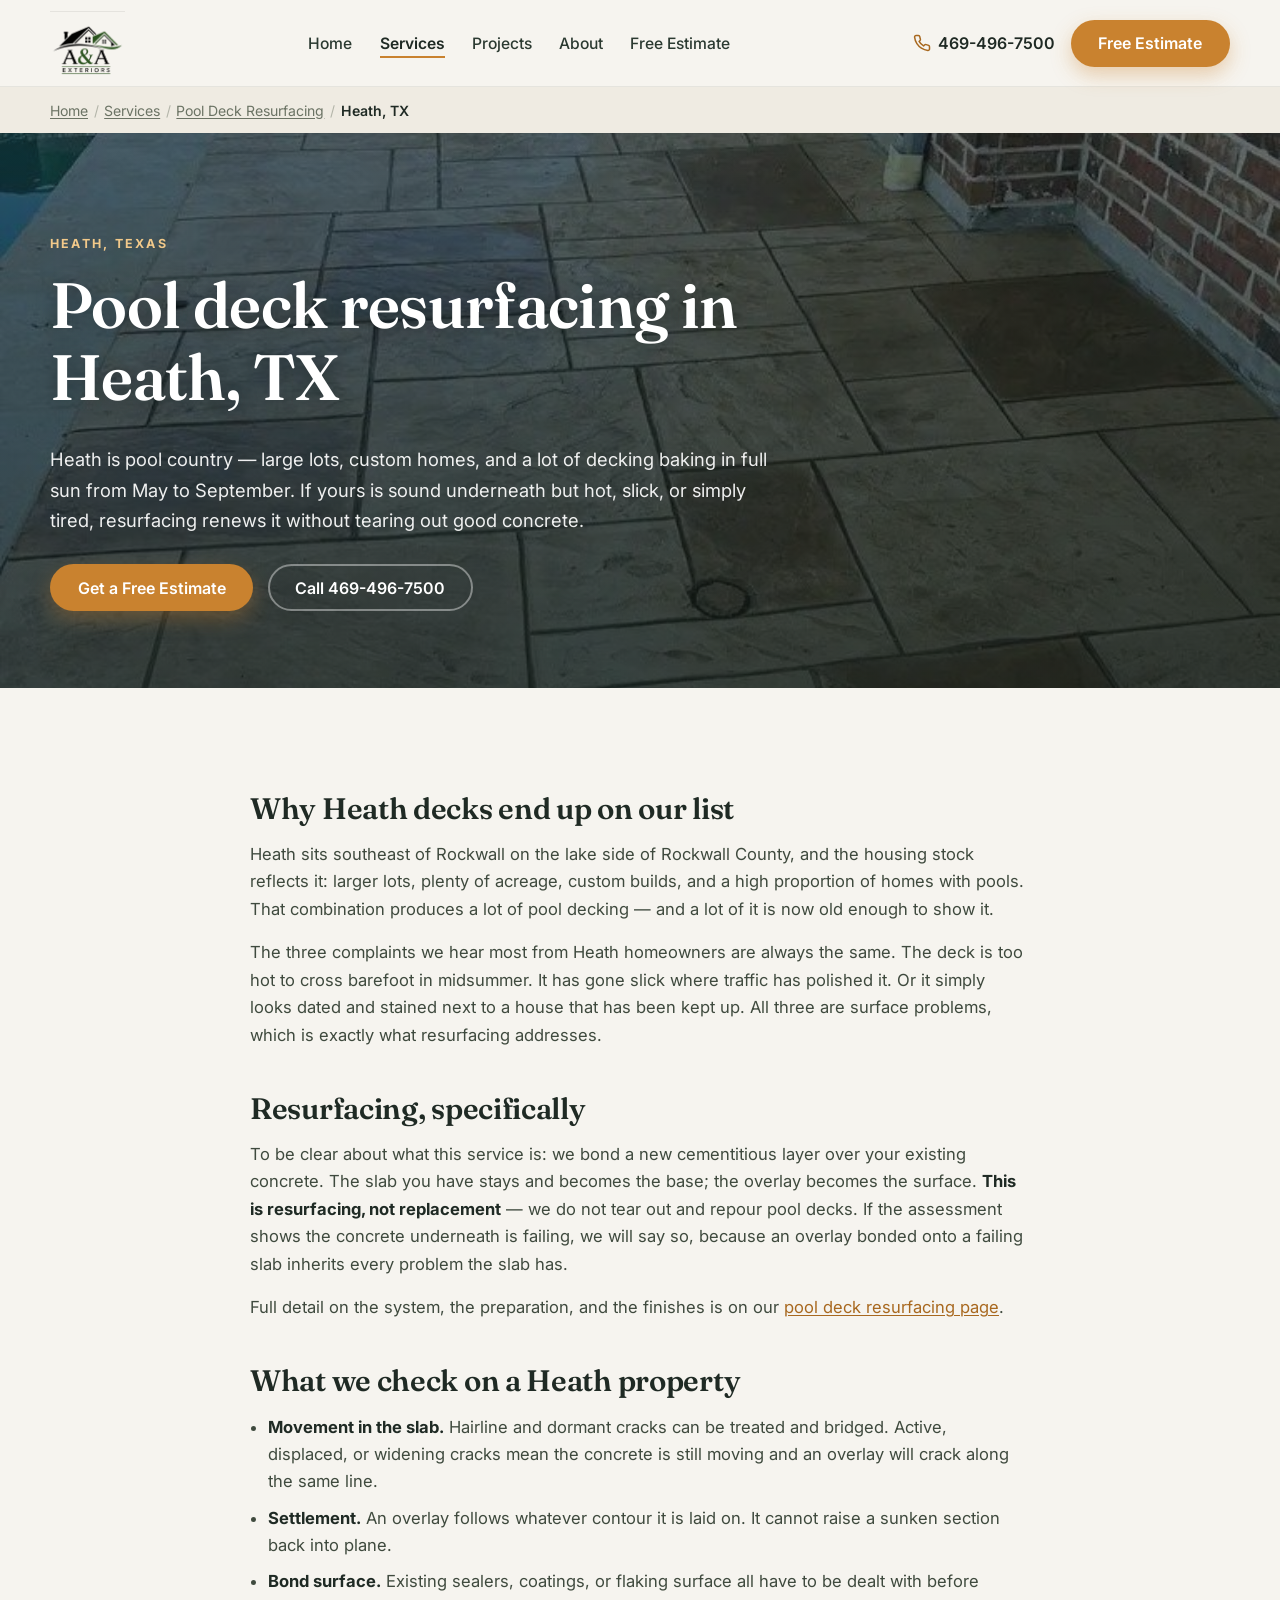
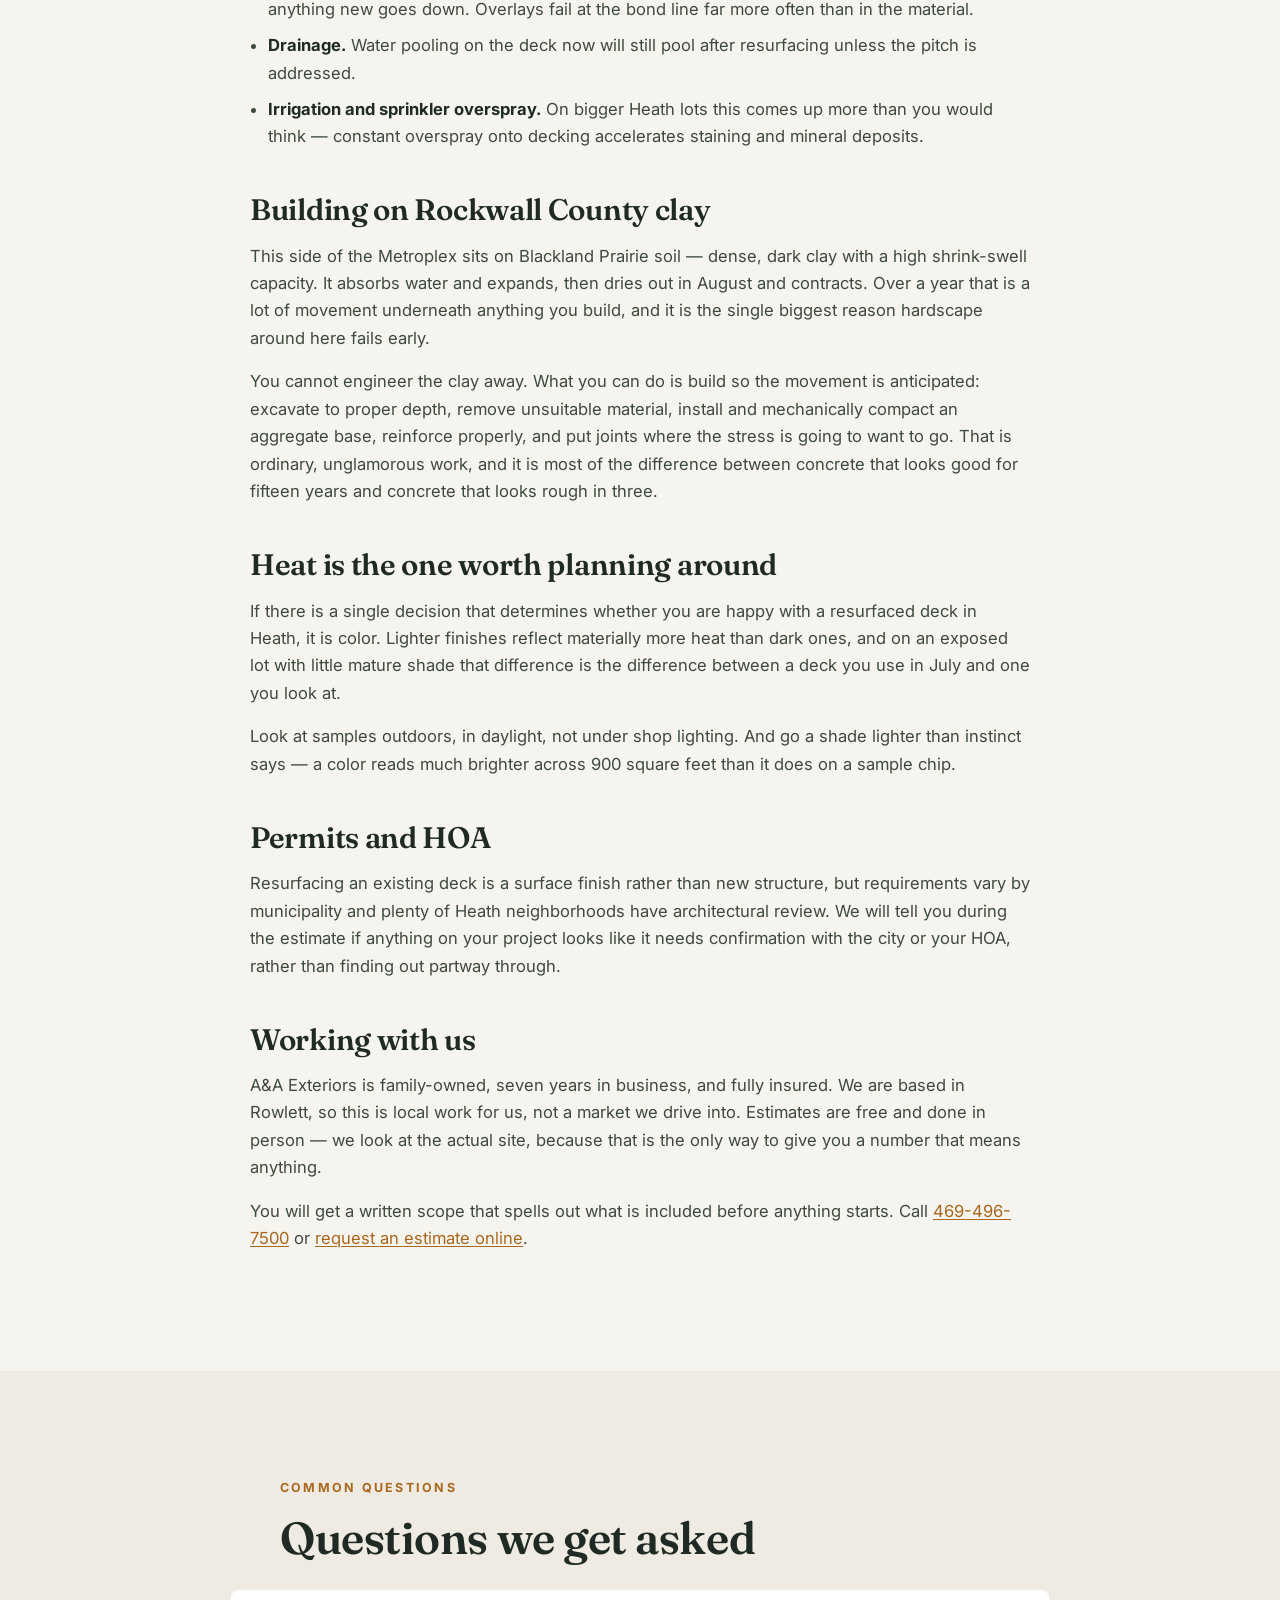
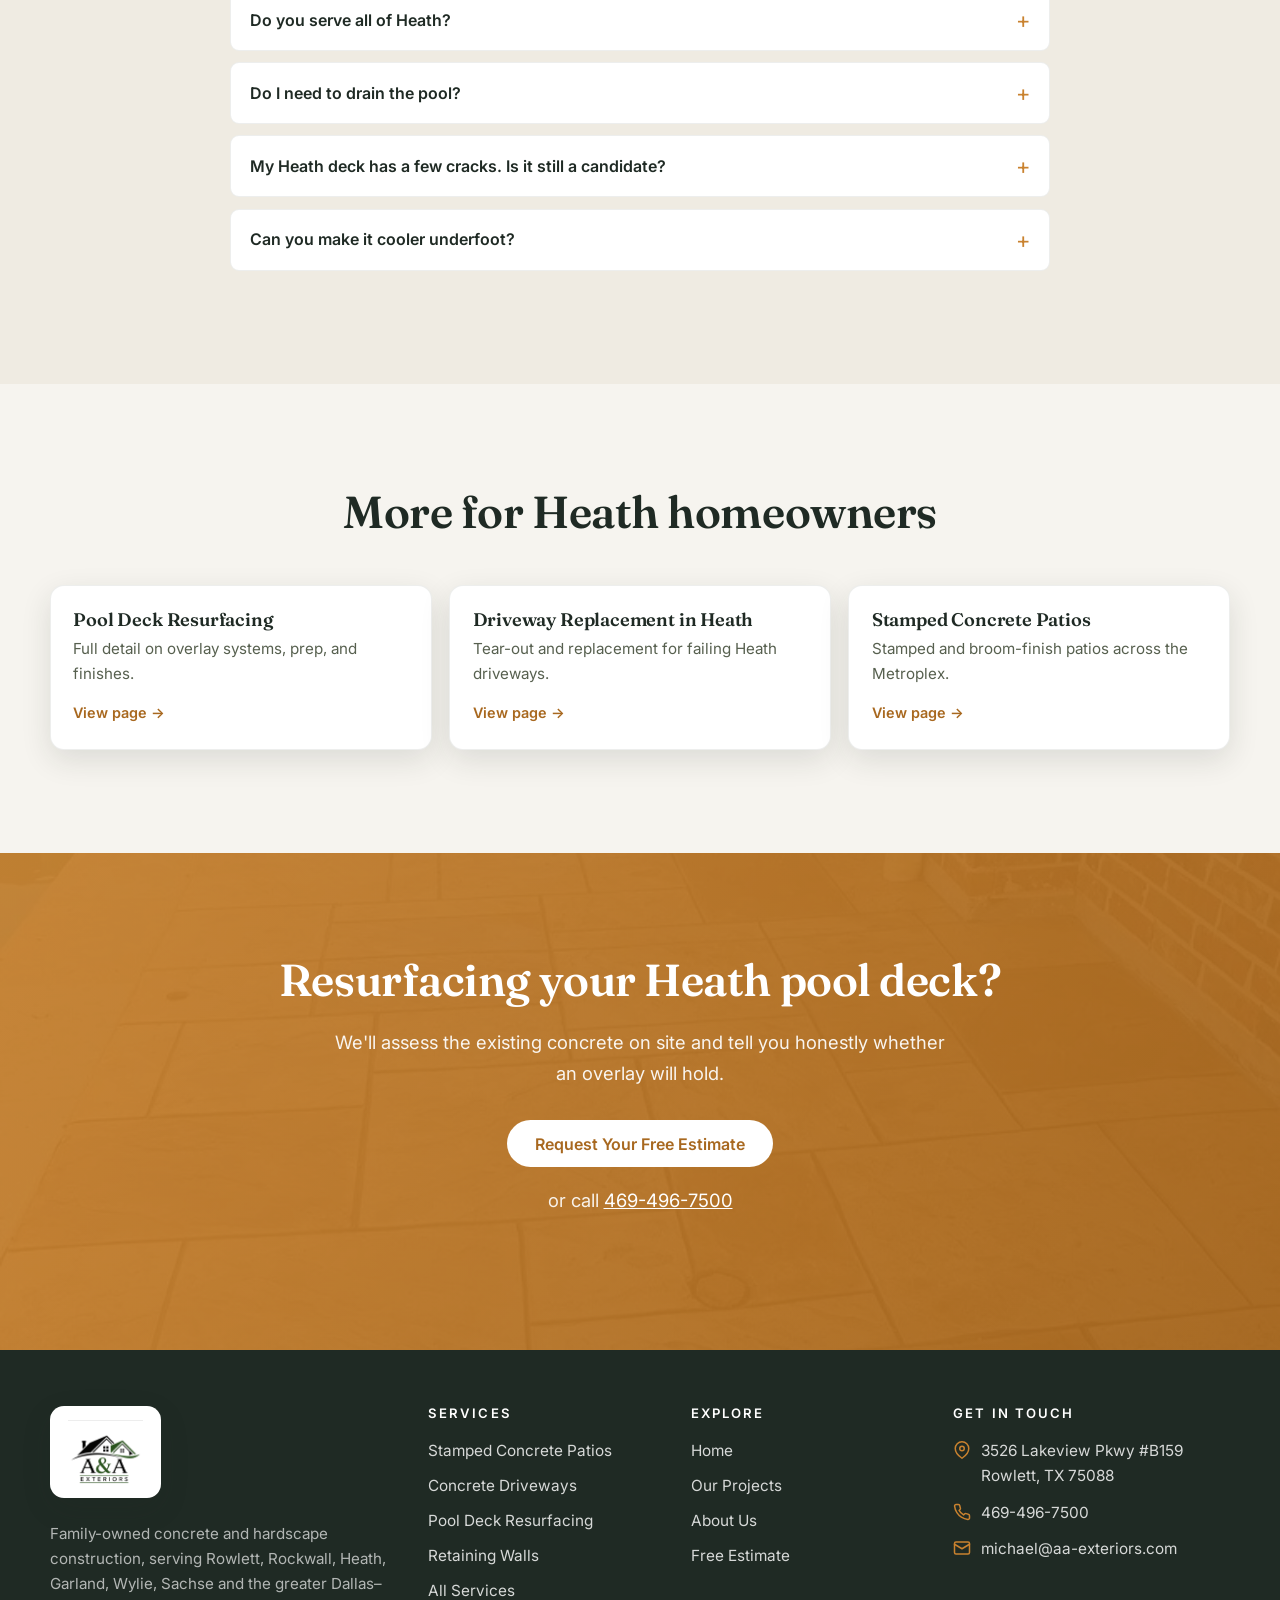
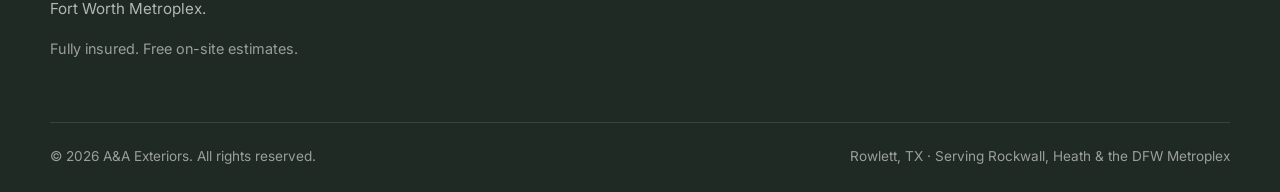
<file: pool-deck-resurfacing-heath-tx.html>
<!DOCTYPE html>
<html lang="en">
<head>
  <meta charset="UTF-8" />
  <meta name="viewport" content="width=device-width, initial-scale=1.0" />
  <title>Pool Deck Resurfacing in Heath, TX | A&A Exteriors</title>
  <meta name="description" content="Pool deck resurfacing and concrete overlays in Heath, Texas. Cooler, better-gripping decking without tearing out sound concrete. Local Rowlett-based crew. Free estimates." />
  <link rel="canonical" href="https://aa-exteriors.com/pool-deck-resurfacing-heath-tx" />
  <meta name="theme-color" content="#1f2a24" />
  <meta property="og:type" content="website" />
  <meta property="og:title" content="Pool Deck Resurfacing in Heath, TX | A&A Exteriors" />
  <meta property="og:description" content="Pool deck resurfacing and concrete overlays in Heath, Texas. Cooler, better-gripping decking without tearing out sound concrete. Local Rowlett-based crew. Free estimates." />
  <meta property="og:url" content="https://aa-exteriors.com/pool-deck-resurfacing-heath-tx" />
  <meta property="og:image" content="https://aa-exteriors.com/images/work-stamped.jpg" />
  <meta name="twitter:card" content="summary_large_image" />
  <link rel="preconnect" href="https://fonts.googleapis.com" />
  <link rel="preconnect" href="https://fonts.gstatic.com" crossorigin />
  <link href="https://fonts.googleapis.com/css2?family=Fraunces:opsz,wght@9..144,500;9..144,600;9..144,700&family=Inter:wght@400;500;600;700&display=swap" rel="stylesheet" />
  <link rel="icon" type="image/png" href="/favicon.png" />
  <link rel="icon" type="image/svg+xml" href="/favicon.svg" />
  <link rel="stylesheet" href="/css/styles.css" />
  <script type="application/ld+json">
  {
    "@context": "https://schema.org",
    "@graph": [
      {
        "@type": "GeneralContractor",
        "@id": "https://aa-exteriors.com/#business",
        "name": "A&A Exteriors",
        "url": "https://aa-exteriors.com/",
        "telephone": "469-496-7500",
        "email": "michael@aa-exteriors.com",
        "image": "https://aa-exteriors.com/images/logo.png",
        "address": {
          "@type": "PostalAddress",
          "streetAddress": "3526 Lakeview Pkwy #B159",
          "addressLocality": "Rowlett",
          "addressRegion": "TX",
          "postalCode": "75088",
          "addressCountry": "US"
        },
        "areaServed": [
          {
            "@type": "City",
            "name": "Rowlett"
          },
          {
            "@type": "City",
            "name": "Rockwall"
          },
          {
            "@type": "City",
            "name": "Heath"
          },
          {
            "@type": "City",
            "name": "Garland"
          },
          {
            "@type": "City",
            "name": "Wylie"
          },
          {
            "@type": "City",
            "name": "Sachse"
          },
          {
            "@type": "City",
            "name": "Royse City"
          },
          {
            "@type": "City",
            "name": "Fate"
          },
          {
            "@type": "City",
            "name": "Forney"
          }
        ]
      },
      {
        "@type": "BreadcrumbList",
        "itemListElement": [
          {
            "@type": "ListItem",
            "position": 1,
            "name": "Home",
            "item": "https://aa-exteriors.com/"
          },
          {
            "@type": "ListItem",
            "position": 2,
            "name": "Services",
            "item": "https://aa-exteriors.com/services"
          },
          {
            "@type": "ListItem",
            "position": 3,
            "name": "Pool Deck Resurfacing",
            "item": "https://aa-exteriors.com/pool-deck-resurfacing"
          },
          {
            "@type": "ListItem",
            "position": 4,
            "name": "Heath, TX",
            "item": "https://aa-exteriors.com/pool-deck-resurfacing-heath-tx"
          }
        ]
      },
      {
        "@type": "Service",
        "name": "Pool Deck Resurfacing",
        "serviceType": "Pool Deck Resurfacing",
        "provider": {
          "@id": "https://aa-exteriors.com/#business"
        },
        "areaServed": "Heath, TX",
        "url": "https://aa-exteriors.com/pool-deck-resurfacing-heath-tx"
      },
      {
        "@type": "FAQPage",
        "mainEntity": [
          {
            "@type": "Question",
            "name": "Do you serve all of Heath?",
            "acceptedAnswer": {
              "@type": "Answer",
              "text": "Yes. We're based in Rowlett, which is a straightforward drive around the lake, and we work throughout Heath and the rest of Rockwall County."
            }
          },
          {
            "@type": "Question",
            "name": "Do I need to drain the pool?",
            "acceptedAnswer": {
              "@type": "Answer",
              "text": "No. The work happens on the deck. We mask and protect coping, tile, and the waterline, and the pool stays full \u2014 you'll just need to stay out of the area during the work and cure."
            }
          },
          {
            "@type": "Question",
            "name": "My Heath deck has a few cracks. Is it still a candidate?",
            "acceptedAnswer": {
              "@type": "Answer",
              "text": "Often, yes. Hairline and dormant cracking is normal for concrete in Rockwall County clay and can generally be treated and bridged. What rules out an overlay is active movement \u2014 cracks that are widening or where the two sides sit at different heights."
            }
          },
          {
            "@type": "Question",
            "name": "Can you make it cooler underfoot?",
            "acceptedAnswer": {
              "@type": "Answer",
              "text": "Color does most of the work, and lighter finishes reflect more heat. Tell us barefoot comfort is a priority during the estimate and we'll steer the selection that direction."
            }
          }
        ]
      }
    ]
  }
  </script>
</head>
<body>

  <!-- ===================== HEADER ===================== -->
  <header class="site-header">
    <div class="container nav">
      <a class="brand" href="/" aria-label="A&amp;A Exteriors home">
        <img src="/images/logo.png" alt="A&amp;A Exteriors — concrete and hardscape contractor in Rowlett, TX" class="brand__logo" />
      </a>
      <button class="nav__toggle" aria-label="Toggle menu" aria-controls="navLinks" aria-expanded="false">
        <svg viewBox="0 0 24 24" fill="none" stroke="currentColor" stroke-width="2" stroke-linecap="round"><line x1="3" y1="6" x2="21" y2="6"/><line x1="3" y1="12" x2="21" y2="12"/><line x1="3" y1="18" x2="21" y2="18"/></svg>
      </button>
      <ul class="nav__links" id="navLinks">
        <li><a href="/">Home</a></li>
        <li><a href="/services" class="is-active">Services</a></li>
        <li><a href="/projects">Projects</a></li>
        <li><a href="/about">About</a></li>
        <li><a href="/estimate">Free Estimate</a></li>
      </ul>
      <div class="nav__cta">
        <a class="nav__phone" href="tel:+14694967500"><svg width="18" height="18" viewBox="0 0 24 24" fill="none" stroke="currentColor" stroke-width="2" stroke-linecap="round" stroke-linejoin="round"><path d="M22 16.92v3a2 2 0 0 1-2.18 2 19.79 19.79 0 0 1-8.63-3.07 19.5 19.5 0 0 1-6-6 19.79 19.79 0 0 1-3.07-8.67A2 2 0 0 1 4.11 2h3a2 2 0 0 1 2 1.72c.13.96.36 1.9.7 2.81a2 2 0 0 1-.45 2.11L8.09 9.91a16 16 0 0 0 6 6l1.27-1.27a2 2 0 0 1 2.11-.45c.9.34 1.85.57 2.81.7A2 2 0 0 1 22 16.92z"/></svg>
          469-496-7500
        </a>
        <a class="btn btn--primary" href="/estimate">Free Estimate</a>
      </div>
    </div>
  </header>

  <nav class="breadcrumb" aria-label="Breadcrumb"><div class="container"><a href="/">Home</a> <span class="sep">/</span> <a href="/services">Services</a> <span class="sep">/</span> <a href="/pool-deck-resurfacing">Pool Deck Resurfacing</a> <span class="sep">/</span> <span aria-current="page">Heath, TX</span></div></nav>

  <section class="page-hero" style="background-image:linear-gradient(180deg,rgba(20,28,23,.62),rgba(20,28,23,.80)),url('/images/work-stamped.jpg');">
    <div class="container">
      <span class="eyebrow">Heath, Texas</span>
      <h1>Pool deck resurfacing in Heath, TX</h1>
      <p class="lead">Heath is pool country — large lots, custom homes, and a lot of decking baking in full sun from May to September. If yours is sound underneath but hot, slick, or simply tired, resurfacing renews it without tearing out good concrete.</p>
      <div class="hero__actions">
        <a class="btn btn--primary" href="/estimate">Get a Free Estimate</a>
        <a class="btn btn--onDark" href="tel:+14694967500">Call 469-496-7500</a>
      </div>
    </div>
  </section>

  <section class="section">
    <div class="container prose">
      <h2>Why Heath decks end up on our list</h2>
      <p>Heath sits southeast of Rockwall on the lake side of Rockwall County, and the housing stock reflects it: larger lots, plenty of acreage, custom builds, and a high proportion of homes with pools. That combination produces a lot of pool decking — and a lot of it is now old enough to show it.</p>
      <p>The three complaints we hear most from Heath homeowners are always the same. The deck is too hot to cross barefoot in midsummer. It has gone slick where traffic has polished it. Or it simply looks dated and stained next to a house that has been kept up. All three are surface problems, which is exactly what resurfacing addresses.</p>

      <h2>Resurfacing, specifically</h2>
      <p>To be clear about what this service is: we bond a new cementitious layer over your existing concrete. The slab you have stays and becomes the base; the overlay becomes the surface. <strong>This is resurfacing, not replacement</strong> — we do not tear out and repour pool decks. If the assessment shows the concrete underneath is failing, we will say so, because an overlay bonded onto a failing slab inherits every problem the slab has.</p>
      <p>Full detail on the system, the preparation, and the finishes is on our <a href="/pool-deck-resurfacing">pool deck resurfacing page</a>.</p>

      <h2>What we check on a Heath property</h2>
      <ul>
        <li><strong>Movement in the slab.</strong> Hairline and dormant cracks can be treated and bridged. Active, displaced, or widening cracks mean the concrete is still moving and an overlay will crack along the same line.</li>
        <li><strong>Settlement.</strong> An overlay follows whatever contour it is laid on. It cannot raise a sunken section back into plane.</li>
        <li><strong>Bond surface.</strong> Existing sealers, coatings, or flaking surface all have to be dealt with before anything new goes down. Overlays fail at the bond line far more often than in the material.</li>
        <li><strong>Drainage.</strong> Water pooling on the deck now will still pool after resurfacing unless the pitch is addressed.</li>
        <li><strong>Irrigation and sprinkler overspray.</strong> On bigger Heath lots this comes up more than you would think — constant overspray onto decking accelerates staining and mineral deposits.</li>
      </ul>

      <h2>Building on Rockwall County clay</h2>
      <p>This side of the Metroplex sits on Blackland Prairie soil — dense, dark clay with a high shrink-swell capacity. It absorbs water and expands, then dries out in August and contracts. Over a year that is a lot of movement underneath anything you build, and it is the single biggest reason hardscape around here fails early.</p>
      <p>You cannot engineer the clay away. What you can do is build so the movement is anticipated: excavate to proper depth, remove unsuitable material, install and mechanically compact an aggregate base, reinforce properly, and put joints where the stress is going to want to go. That is ordinary, unglamorous work, and it is most of the difference between concrete that looks good for fifteen years and concrete that looks rough in three.</p>

      <h2>Heat is the one worth planning around</h2>
      <p>If there is a single decision that determines whether you are happy with a resurfaced deck in Heath, it is color. Lighter finishes reflect materially more heat than dark ones, and on an exposed lot with little mature shade that difference is the difference between a deck you use in July and one you look at.</p>
      <p>Look at samples outdoors, in daylight, not under shop lighting. And go a shade lighter than instinct says — a color reads much brighter across 900 square feet than it does on a sample chip.</p>

      <h2>Permits and HOA</h2>
      <p>Resurfacing an existing deck is a surface finish rather than new structure, but requirements vary by municipality and plenty of Heath neighborhoods have architectural review. We will tell you during the estimate if anything on your project looks like it needs confirmation with the city or your HOA, rather than finding out partway through.</p>

      <h2>Working with us</h2>
      <p>A&amp;A Exteriors is family-owned, seven years in business, and fully insured. We are based in Rowlett, so this is local work for us, not a market we drive into. Estimates are free and done in person — we look at the actual site, because that is the only way to give you a number that means anything.</p>
      <p>You will get a written scope that spells out what is included before anything starts. Call <a href="tel:+14694967500">469-496-7500</a> or <a href="/estimate">request an estimate online</a>.</p>

    </div>
  </section>

  <section class="section" style="background:var(--cream-2);">
    <div class="container" style="max-width:820px;">
      <div class="section-head reveal" style="margin-bottom:1.6rem;">
        <span class="eyebrow">Common Questions</span>
        <h2>Questions we get asked</h2>
      </div>
      <div class="reveal">
        <details class="faq-item">
          <summary>Do you serve all of Heath?</summary>
          <div class="faq-a">Yes. We're based in Rowlett, which is a straightforward drive around the lake, and we work throughout Heath and the rest of Rockwall County.</div>
        </details>
        <details class="faq-item">
          <summary>Do I need to drain the pool?</summary>
          <div class="faq-a">No. The work happens on the deck. We mask and protect coping, tile, and the waterline, and the pool stays full — you'll just need to stay out of the area during the work and cure.</div>
        </details>
        <details class="faq-item">
          <summary>My Heath deck has a few cracks. Is it still a candidate?</summary>
          <div class="faq-a">Often, yes. Hairline and dormant cracking is normal for concrete in Rockwall County clay and can generally be treated and bridged. What rules out an overlay is active movement — cracks that are widening or where the two sides sit at different heights.</div>
        </details>
        <details class="faq-item">
          <summary>Can you make it cooler underfoot?</summary>
          <div class="faq-a">Color does most of the work, and lighter finishes reflect more heat. Tell us barefoot comfort is a priority during the estimate and we'll steer the selection that direction.</div>
        </details>
      </div>
    </div>
  </section>

  <section class="section">
    <div class="container">
      <div class="section-head center reveal"><h2>More for Heath homeowners</h2></div>
      <div class="related-grid">
        <a class="related-card reveal" href="/pool-deck-resurfacing">
          <h3>Pool Deck Resurfacing</h3>
          <p>Full detail on overlay systems, prep, and finishes.</p>
          <span class="related-go">View page &rarr;</span>
        </a>
        <a class="related-card reveal" href="/concrete-driveway-replacement-heath-tx">
          <h3>Driveway Replacement in Heath</h3>
          <p>Tear-out and replacement for failing Heath driveways.</p>
          <span class="related-go">View page &rarr;</span>
        </a>
        <a class="related-card reveal" href="/concrete-patios-stamped-concrete">
          <h3>Stamped Concrete Patios</h3>
          <p>Stamped and broom-finish patios across the Metroplex.</p>
          <span class="related-go">View page &rarr;</span>
        </a>
      </div>
    </div>
  </section>

  <!-- ===================== CTA ===================== -->
  <section class="section cta-band">
    <div class="container">
      <h2 class="reveal">Resurfacing your Heath pool deck?</h2>
      <p class="reveal">We'll assess the existing concrete on site and tell you honestly whether an overlay will hold.</p>
      <a class="btn btn--light reveal" href="/estimate">Request Your Free Estimate</a>
      <p style="margin-top:1.1rem;color:rgba(255,255,255,.9);">or call <a href="tel:+14694967500" style="color:#fff;text-decoration:underline;">469-496-7500</a></p>
    </div>
  </section>

  <!-- ===================== FOOTER ===================== -->
  <footer class="site-footer">
    <div class="container">
      <div class="footer-grid footer-grid--4">
        <div class="footer-brand">
          <div class="footer-logo"><img src="/images/logo.png" alt="A&amp;A Exteriors" /></div>
          <p>Family-owned concrete and hardscape construction, serving Rowlett, Rockwall, Heath, Garland, Wylie, Sachse and the greater Dallas&ndash;Fort Worth Metroplex.</p>
          <p style="font-size:.9rem;color:rgba(255,255,255,.55);">Fully insured. Free on-site estimates.</p>
        </div>
        <div>
          <h4>Services</h4>
          <ul class="footer-links">
            <li><a href="/concrete-patios-stamped-concrete">Stamped Concrete Patios</a></li>
            <li><a href="/concrete-driveways">Concrete Driveways</a></li>
            <li><a href="/pool-deck-resurfacing">Pool Deck Resurfacing</a></li>
            <li><a href="/retaining-walls">Retaining Walls</a></li>
            <li><a href="/services">All Services</a></li>
          </ul>
        </div>
        <div>
          <h4>Explore</h4>
          <ul class="footer-links">
            <li><a href="/">Home</a></li>
            <li><a href="/projects">Our Projects</a></li>
            <li><a href="/about">About Us</a></li>
            <li><a href="/estimate">Free Estimate</a></li>
          </ul>
        </div>
        <div>
          <h4>Get In Touch</h4>
          <ul class="footer-contact">
            <li><svg viewBox="0 0 24 24" fill="none" stroke="currentColor" stroke-width="2" stroke-linecap="round" stroke-linejoin="round"><path d="M21 10c0 7-9 13-9 13s-9-6-9-13a9 9 0 0 1 18 0z"/><circle cx="12" cy="10" r="3"/></svg><span>3526 Lakeview Pkwy #B159<br/>Rowlett, TX 75088</span></li>
            <li><svg viewBox="0 0 24 24" fill="none" stroke="currentColor" stroke-width="2" stroke-linecap="round" stroke-linejoin="round"><path d="M22 16.92v3a2 2 0 0 1-2.18 2 19.79 19.79 0 0 1-8.63-3.07 19.5 19.5 0 0 1-6-6 19.79 19.79 0 0 1-3.07-8.67A2 2 0 0 1 4.11 2h3a2 2 0 0 1 2 1.72c.13.96.36 1.9.7 2.81a2 2 0 0 1-.45 2.11L8.09 9.91a16 16 0 0 0 6 6l1.27-1.27a2 2 0 0 1 2.11-.45c.9.34 1.85.57 2.81.7A2 2 0 0 1 22 16.92z"/></svg><a href="tel:+14694967500">469-496-7500</a></li>
            <li><svg viewBox="0 0 24 24" fill="none" stroke="currentColor" stroke-width="2" stroke-linecap="round" stroke-linejoin="round"><rect x="2" y="4" width="20" height="16" rx="2"/><path d="m22 7-10 6L2 7"/></svg><a href="mailto:michael@aa-exteriors.com">michael@aa-exteriors.com</a></li>
          </ul>
        </div>
      </div>
      <div class="footer-bottom">
        <span>&copy; <span data-year>2026</span> A&amp;A Exteriors. All rights reserved.</span>
        <span>Rowlett, TX &middot; Serving Rockwall, Heath &amp; the DFW Metroplex</span>
      </div>
    </div>
  </footer>

  <script src="/js/main.js"></script>
</body>
</html>
</file>
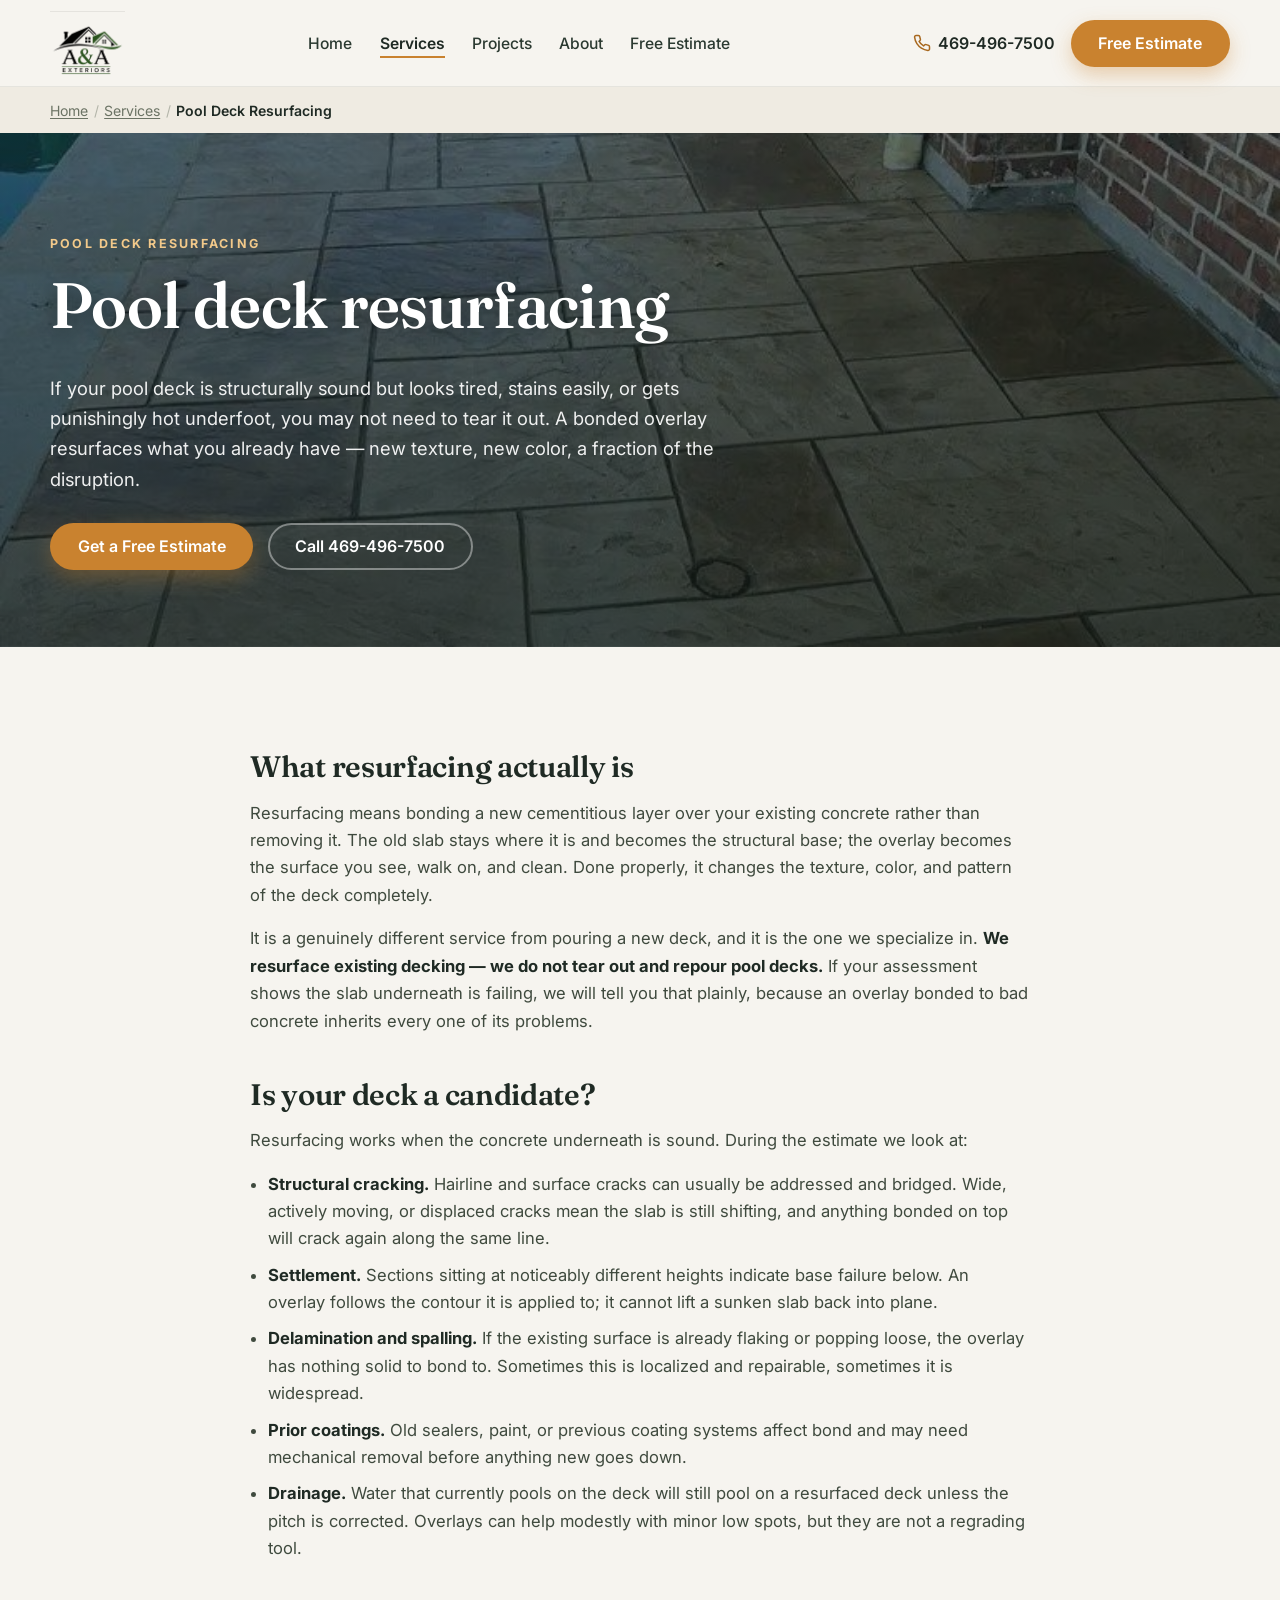
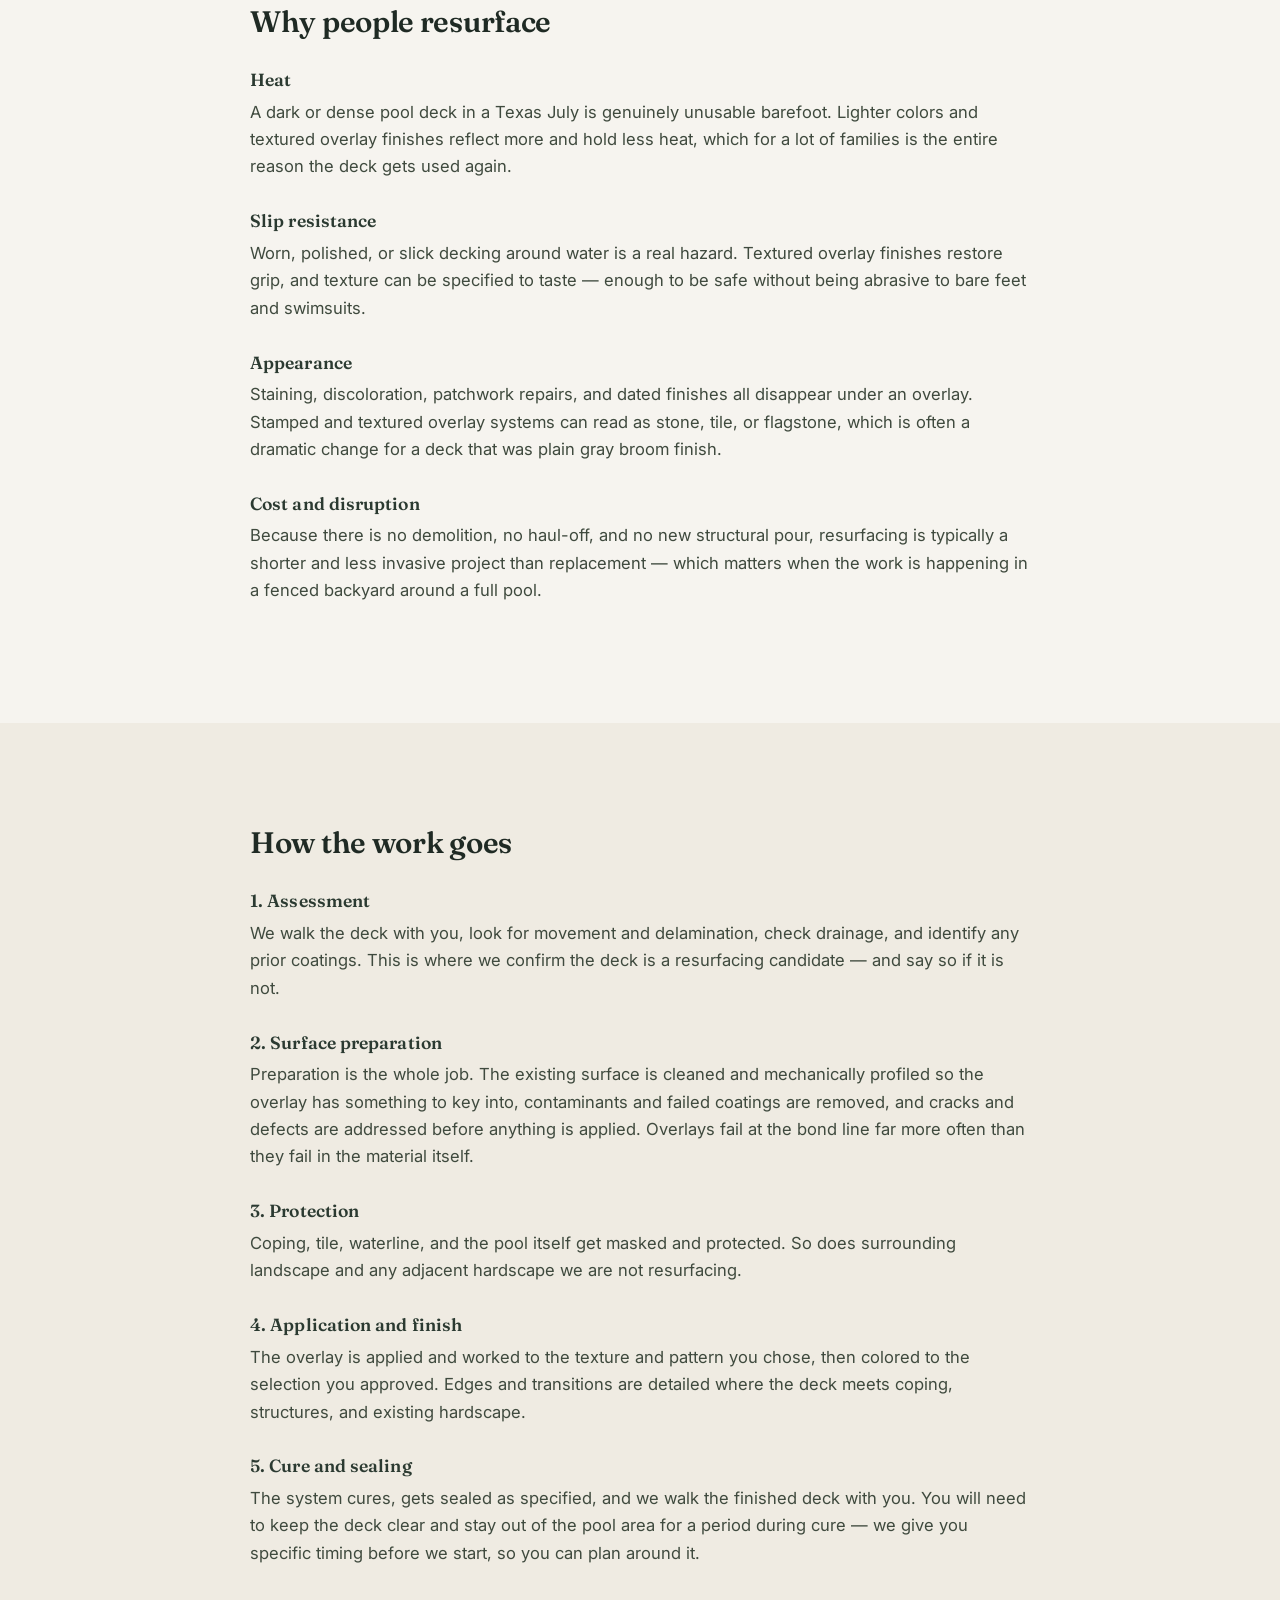
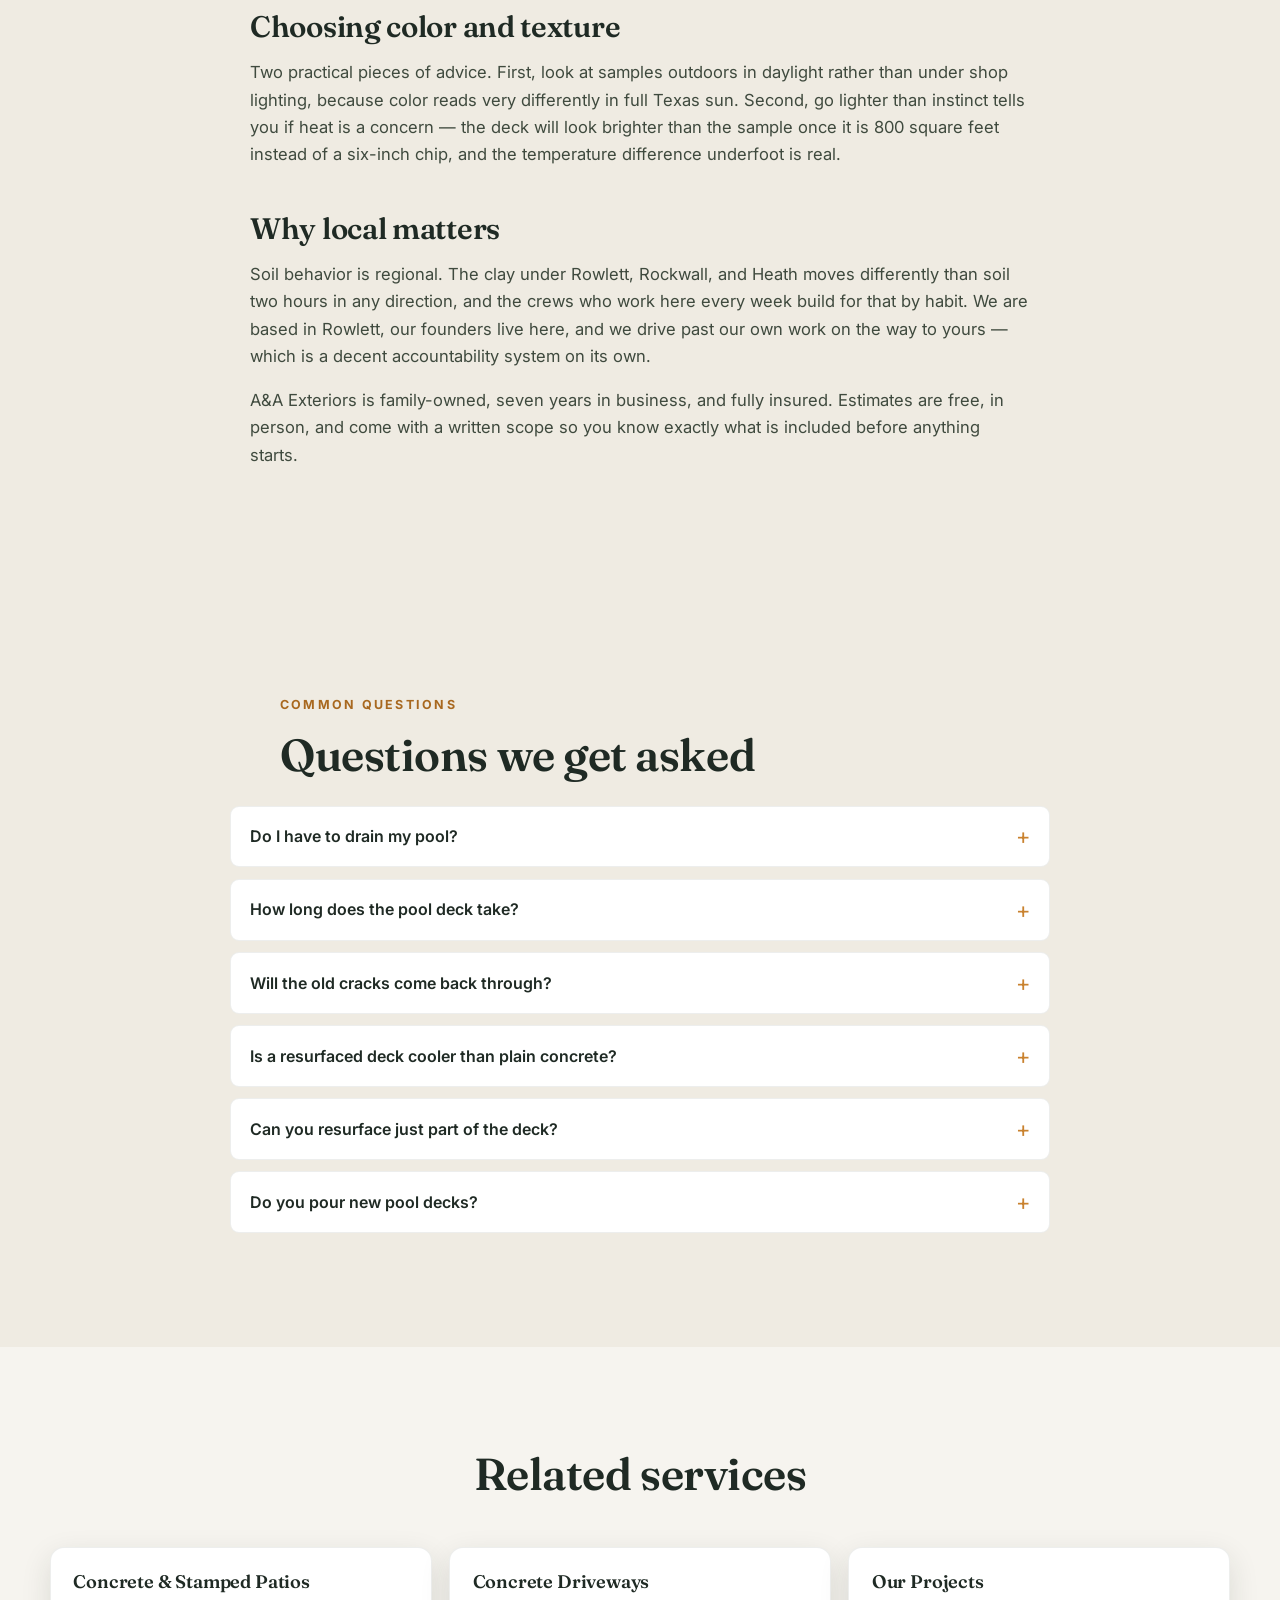
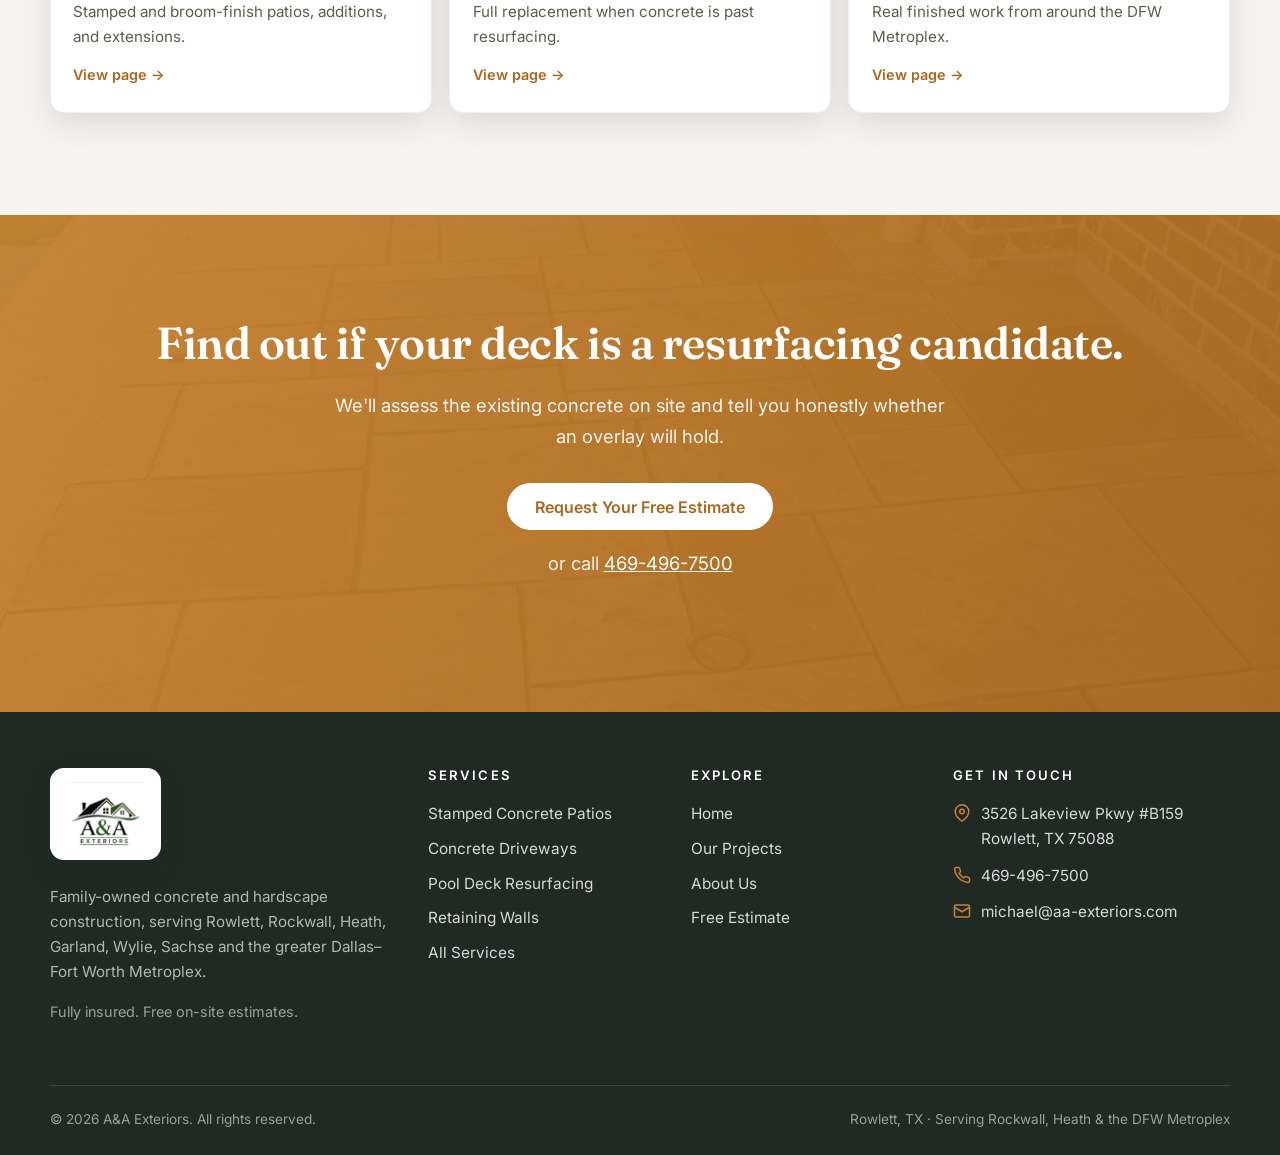
<file: pool-deck-resurfacing.html>
<!DOCTYPE html>
<html lang="en">
<head>
  <meta charset="UTF-8" />
  <meta name="viewport" content="width=device-width, initial-scale=1.0" />
  <title>Pool Deck Resurfacing in Rowlett, Rockwall & Heath TX | A&A Exteriors</title>
  <meta name="description" content="Pool deck resurfacing and concrete overlays in Rowlett, Rockwall, Heath and the DFW area. Renew worn, hot, or slick pool decking without tearing out sound concrete." />
  <link rel="canonical" href="https://aa-exteriors.com/pool-deck-resurfacing" />
  <meta name="theme-color" content="#1f2a24" />
  <meta property="og:type" content="website" />
  <meta property="og:title" content="Pool Deck Resurfacing in Rowlett, Rockwall & Heath TX | A&A Exteriors" />
  <meta property="og:description" content="Pool deck resurfacing and concrete overlays in Rowlett, Rockwall, Heath and the DFW area. Renew worn, hot, or slick pool decking without tearing out sound concrete." />
  <meta property="og:url" content="https://aa-exteriors.com/pool-deck-resurfacing" />
  <meta property="og:image" content="https://aa-exteriors.com/images/work-stamped.jpg" />
  <meta name="twitter:card" content="summary_large_image" />
  <link rel="preconnect" href="https://fonts.googleapis.com" />
  <link rel="preconnect" href="https://fonts.gstatic.com" crossorigin />
  <link href="https://fonts.googleapis.com/css2?family=Fraunces:opsz,wght@9..144,500;9..144,600;9..144,700&family=Inter:wght@400;500;600;700&display=swap" rel="stylesheet" />
  <link rel="icon" type="image/png" href="/favicon.png" />
  <link rel="icon" type="image/svg+xml" href="/favicon.svg" />
  <link rel="stylesheet" href="/css/styles.css" />
  <script type="application/ld+json">
  {
    "@context": "https://schema.org",
    "@graph": [
      {
        "@type": "GeneralContractor",
        "@id": "https://aa-exteriors.com/#business",
        "name": "A&A Exteriors",
        "url": "https://aa-exteriors.com/",
        "telephone": "469-496-7500",
        "email": "michael@aa-exteriors.com",
        "image": "https://aa-exteriors.com/images/logo.png",
        "address": {
          "@type": "PostalAddress",
          "streetAddress": "3526 Lakeview Pkwy #B159",
          "addressLocality": "Rowlett",
          "addressRegion": "TX",
          "postalCode": "75088",
          "addressCountry": "US"
        },
        "areaServed": [
          {
            "@type": "City",
            "name": "Rowlett"
          },
          {
            "@type": "City",
            "name": "Rockwall"
          },
          {
            "@type": "City",
            "name": "Heath"
          },
          {
            "@type": "City",
            "name": "Garland"
          },
          {
            "@type": "City",
            "name": "Wylie"
          },
          {
            "@type": "City",
            "name": "Sachse"
          },
          {
            "@type": "City",
            "name": "Royse City"
          },
          {
            "@type": "City",
            "name": "Fate"
          },
          {
            "@type": "City",
            "name": "Forney"
          }
        ]
      },
      {
        "@type": "BreadcrumbList",
        "itemListElement": [
          {
            "@type": "ListItem",
            "position": 1,
            "name": "Home",
            "item": "https://aa-exteriors.com/"
          },
          {
            "@type": "ListItem",
            "position": 2,
            "name": "Services",
            "item": "https://aa-exteriors.com/services"
          },
          {
            "@type": "ListItem",
            "position": 3,
            "name": "Pool Deck Resurfacing",
            "item": "https://aa-exteriors.com/pool-deck-resurfacing"
          }
        ]
      },
      {
        "@type": "Service",
        "name": "Pool Deck Resurfacing",
        "serviceType": "Pool Deck Resurfacing",
        "provider": {
          "@id": "https://aa-exteriors.com/#business"
        },
        "areaServed": "Dallas-Fort Worth, TX",
        "url": "https://aa-exteriors.com/pool-deck-resurfacing"
      },
      {
        "@type": "FAQPage",
        "mainEntity": [
          {
            "@type": "Question",
            "name": "Do I have to drain my pool?",
            "acceptedAnswer": {
              "@type": "Answer",
              "text": "No. Resurfacing happens on the deck, not in the pool. We mask and protect the coping, tile, and water, and the pool stays full \u2014 though you'll need to stay out of the area during the work and cure."
            }
          },
          {
            "@type": "Question",
            "name": "How long does the pool deck take?",
            "acceptedAnswer": {
              "@type": "Answer",
              "text": "It depends on square footage, how much preparation and crack repair the existing surface needs, and the finish system. We give you a schedule before we start, including exactly how long you need to stay off the deck."
            }
          },
          {
            "@type": "Question",
            "name": "Will the old cracks come back through?",
            "acceptedAnswer": {
              "@type": "Answer",
              "text": "Hairline and dormant cracks can generally be treated and bridged. Cracks that are still actively moving will eventually telegraph through any bonded overlay \u2014 that's physics, not workmanship. If we see active movement during the assessment, we'll tell you an overlay isn't the right answer."
            }
          },
          {
            "@type": "Question",
            "name": "Is a resurfaced deck cooler than plain concrete?",
            "acceptedAnswer": {
              "@type": "Answer",
              "text": "Color is the biggest factor: lighter finishes reflect more heat than dark ones. Texture helps too. If barefoot comfort is your main goal, say so during the estimate and we'll steer the color selection accordingly."
            }
          },
          {
            "@type": "Question",
            "name": "Can you resurface just part of the deck?",
            "acceptedAnswer": {
              "@type": "Answer",
              "text": "We can, but be aware that a partial overlay will read as a different surface from the untreated concrete next to it \u2014 different texture, different color, different weathering over time. Usually it looks intentional only if there's a natural break line to stop at."
            }
          },
          {
            "@type": "Question",
            "name": "Do you pour new pool decks?",
            "acceptedAnswer": {
              "@type": "Answer",
              "text": "Pool deck resurfacing is what we do here \u2014 bonded overlays over existing sound concrete. If your deck needs full replacement, our concrete crew handles patios and flatwork, and we can talk through what that would involve on the estimate visit."
            }
          }
        ]
      }
    ]
  }
  </script>
</head>
<body>

  <!-- ===================== HEADER ===================== -->
  <header class="site-header">
    <div class="container nav">
      <a class="brand" href="/" aria-label="A&amp;A Exteriors home">
        <img src="/images/logo.png" alt="A&amp;A Exteriors — concrete and hardscape contractor in Rowlett, TX" class="brand__logo" />
      </a>
      <button class="nav__toggle" aria-label="Toggle menu" aria-controls="navLinks" aria-expanded="false">
        <svg viewBox="0 0 24 24" fill="none" stroke="currentColor" stroke-width="2" stroke-linecap="round"><line x1="3" y1="6" x2="21" y2="6"/><line x1="3" y1="12" x2="21" y2="12"/><line x1="3" y1="18" x2="21" y2="18"/></svg>
      </button>
      <ul class="nav__links" id="navLinks">
        <li><a href="/">Home</a></li>
        <li><a href="/services" class="is-active">Services</a></li>
        <li><a href="/projects">Projects</a></li>
        <li><a href="/about">About</a></li>
        <li><a href="/estimate">Free Estimate</a></li>
      </ul>
      <div class="nav__cta">
        <a class="nav__phone" href="tel:+14694967500"><svg width="18" height="18" viewBox="0 0 24 24" fill="none" stroke="currentColor" stroke-width="2" stroke-linecap="round" stroke-linejoin="round"><path d="M22 16.92v3a2 2 0 0 1-2.18 2 19.79 19.79 0 0 1-8.63-3.07 19.5 19.5 0 0 1-6-6 19.79 19.79 0 0 1-3.07-8.67A2 2 0 0 1 4.11 2h3a2 2 0 0 1 2 1.72c.13.96.36 1.9.7 2.81a2 2 0 0 1-.45 2.11L8.09 9.91a16 16 0 0 0 6 6l1.27-1.27a2 2 0 0 1 2.11-.45c.9.34 1.85.57 2.81.7A2 2 0 0 1 22 16.92z"/></svg>
          469-496-7500
        </a>
        <a class="btn btn--primary" href="/estimate">Free Estimate</a>
      </div>
    </div>
  </header>

  <nav class="breadcrumb" aria-label="Breadcrumb"><div class="container"><a href="/">Home</a> <span class="sep">/</span> <a href="/services">Services</a> <span class="sep">/</span> <span aria-current="page">Pool Deck Resurfacing</span></div></nav>

  <section class="page-hero" style="background-image:linear-gradient(180deg,rgba(20,28,23,.62),rgba(20,28,23,.80)),url('/images/work-stamped.jpg');">
    <div class="container">
      <span class="eyebrow">Pool Deck Resurfacing</span>
      <h1>Pool deck resurfacing</h1>
      <p class="lead">If your pool deck is structurally sound but looks tired, stains easily, or gets punishingly hot underfoot, you may not need to tear it out. A bonded overlay resurfaces what you already have — new texture, new color, a fraction of the disruption.</p>
      <div class="hero__actions">
        <a class="btn btn--primary" href="/estimate">Get a Free Estimate</a>
        <a class="btn btn--onDark" href="tel:+14694967500">Call 469-496-7500</a>
      </div>
    </div>
  </section>

  <section class="section">
    <div class="container prose">
      <h2>What resurfacing actually is</h2>
      <p>Resurfacing means bonding a new cementitious layer over your existing concrete rather than removing it. The old slab stays where it is and becomes the structural base; the overlay becomes the surface you see, walk on, and clean. Done properly, it changes the texture, color, and pattern of the deck completely.</p>
      <p>It is a genuinely different service from pouring a new deck, and it is the one we specialize in. <strong>We resurface existing decking — we do not tear out and repour pool decks.</strong> If your assessment shows the slab underneath is failing, we will tell you that plainly, because an overlay bonded to bad concrete inherits every one of its problems.</p>

      <h2>Is your deck a candidate?</h2>
      <p>Resurfacing works when the concrete underneath is sound. During the estimate we look at:</p>
      <ul>
        <li><strong>Structural cracking.</strong> Hairline and surface cracks can usually be addressed and bridged. Wide, actively moving, or displaced cracks mean the slab is still shifting, and anything bonded on top will crack again along the same line.</li>
        <li><strong>Settlement.</strong> Sections sitting at noticeably different heights indicate base failure below. An overlay follows the contour it is applied to; it cannot lift a sunken slab back into plane.</li>
        <li><strong>Delamination and spalling.</strong> If the existing surface is already flaking or popping loose, the overlay has nothing solid to bond to. Sometimes this is localized and repairable, sometimes it is widespread.</li>
        <li><strong>Prior coatings.</strong> Old sealers, paint, or previous coating systems affect bond and may need mechanical removal before anything new goes down.</li>
        <li><strong>Drainage.</strong> Water that currently pools on the deck will still pool on a resurfaced deck unless the pitch is corrected. Overlays can help modestly with minor low spots, but they are not a regrading tool.</li>
      </ul>

      <h2>Why people resurface</h2>
      <h3>Heat</h3>
      <p>A dark or dense pool deck in a Texas July is genuinely unusable barefoot. Lighter colors and textured overlay finishes reflect more and hold less heat, which for a lot of families is the entire reason the deck gets used again.</p>

      <h3>Slip resistance</h3>
      <p>Worn, polished, or slick decking around water is a real hazard. Textured overlay finishes restore grip, and texture can be specified to taste — enough to be safe without being abrasive to bare feet and swimsuits.</p>

      <h3>Appearance</h3>
      <p>Staining, discoloration, patchwork repairs, and dated finishes all disappear under an overlay. Stamped and textured overlay systems can read as stone, tile, or flagstone, which is often a dramatic change for a deck that was plain gray broom finish.</p>

      <h3>Cost and disruption</h3>
      <p>Because there is no demolition, no haul-off, and no new structural pour, resurfacing is typically a shorter and less invasive project than replacement — which matters when the work is happening in a fenced backyard around a full pool.</p>
    </div>
  </section>

  <section class="section" style="background:var(--cream-2);">
    <div class="container prose">
      <h2>How the work goes</h2>

      <h3>1. Assessment</h3>
      <p>We walk the deck with you, look for movement and delamination, check drainage, and identify any prior coatings. This is where we confirm the deck is a resurfacing candidate — and say so if it is not.</p>

      <h3>2. Surface preparation</h3>
      <p>Preparation is the whole job. The existing surface is cleaned and mechanically profiled so the overlay has something to key into, contaminants and failed coatings are removed, and cracks and defects are addressed before anything is applied. Overlays fail at the bond line far more often than they fail in the material itself.</p>

      <h3>3. Protection</h3>
      <p>Coping, tile, waterline, and the pool itself get masked and protected. So does surrounding landscape and any adjacent hardscape we are not resurfacing.</p>

      <h3>4. Application and finish</h3>
      <p>The overlay is applied and worked to the texture and pattern you chose, then colored to the selection you approved. Edges and transitions are detailed where the deck meets coping, structures, and existing hardscape.</p>

      <h3>5. Cure and sealing</h3>
      <p>The system cures, gets sealed as specified, and we walk the finished deck with you. You will need to keep the deck clear and stay out of the pool area for a period during cure — we give you specific timing before we start, so you can plan around it.</p>

      <h2>Choosing color and texture</h2>
      <p>Two practical pieces of advice. First, look at samples outdoors in daylight rather than under shop lighting, because color reads very differently in full Texas sun. Second, go lighter than instinct tells you if heat is a concern — the deck will look brighter than the sample once it is 800 square feet instead of a six-inch chip, and the temperature difference underfoot is real.</p>

      <h2>Why local matters</h2>
      <p>Soil behavior is regional. The clay under Rowlett, Rockwall, and Heath moves differently than soil two hours in any direction, and the crews who work here every week build for that by habit. We are based in Rowlett, our founders live here, and we drive past our own work on the way to yours — which is a decent accountability system on its own.</p>
      <p>A&amp;A Exteriors is family-owned, seven years in business, and fully insured. Estimates are free, in person, and come with a written scope so you know exactly what is included before anything starts.</p>

    </div>
  </section>

  <section class="section" style="background:var(--cream-2);">
    <div class="container" style="max-width:820px;">
      <div class="section-head reveal" style="margin-bottom:1.6rem;">
        <span class="eyebrow">Common Questions</span>
        <h2>Questions we get asked</h2>
      </div>
      <div class="reveal">
        <details class="faq-item">
          <summary>Do I have to drain my pool?</summary>
          <div class="faq-a">No. Resurfacing happens on the deck, not in the pool. We mask and protect the coping, tile, and water, and the pool stays full — though you'll need to stay out of the area during the work and cure.</div>
        </details>
        <details class="faq-item">
          <summary>How long does the pool deck take?</summary>
          <div class="faq-a">It depends on square footage, how much preparation and crack repair the existing surface needs, and the finish system. We give you a schedule before we start, including exactly how long you need to stay off the deck.</div>
        </details>
        <details class="faq-item">
          <summary>Will the old cracks come back through?</summary>
          <div class="faq-a">Hairline and dormant cracks can generally be treated and bridged. Cracks that are still actively moving will eventually telegraph through any bonded overlay — that's physics, not workmanship. If we see active movement during the assessment, we'll tell you an overlay isn't the right answer.</div>
        </details>
        <details class="faq-item">
          <summary>Is a resurfaced deck cooler than plain concrete?</summary>
          <div class="faq-a">Color is the biggest factor: lighter finishes reflect more heat than dark ones. Texture helps too. If barefoot comfort is your main goal, say so during the estimate and we'll steer the color selection accordingly.</div>
        </details>
        <details class="faq-item">
          <summary>Can you resurface just part of the deck?</summary>
          <div class="faq-a">We can, but be aware that a partial overlay will read as a different surface from the untreated concrete next to it — different texture, different color, different weathering over time. Usually it looks intentional only if there's a natural break line to stop at.</div>
        </details>
        <details class="faq-item">
          <summary>Do you pour new pool decks?</summary>
          <div class="faq-a">Pool deck resurfacing is what we do here — bonded overlays over existing sound concrete. If your deck needs full replacement, our concrete crew handles patios and flatwork, and we can talk through what that would involve on the estimate visit.</div>
        </details>
      </div>
    </div>
  </section>

  <section class="section">
    <div class="container">
      <div class="section-head center reveal"><h2>Related services</h2></div>
      <div class="related-grid">
        <a class="related-card reveal" href="/concrete-patios-stamped-concrete">
          <h3>Concrete & Stamped Patios</h3>
          <p>Stamped and broom-finish patios, additions, and extensions.</p>
          <span class="related-go">View page &rarr;</span>
        </a>
        <a class="related-card reveal" href="/concrete-driveways">
          <h3>Concrete Driveways</h3>
          <p>Full replacement when concrete is past resurfacing.</p>
          <span class="related-go">View page &rarr;</span>
        </a>
        <a class="related-card reveal" href="/projects">
          <h3>Our Projects</h3>
          <p>Real finished work from around the DFW Metroplex.</p>
          <span class="related-go">View page &rarr;</span>
        </a>
      </div>
    </div>
  </section>

  <!-- ===================== CTA ===================== -->
  <section class="section cta-band">
    <div class="container">
      <h2 class="reveal">Find out if your deck is a resurfacing candidate.</h2>
      <p class="reveal">We'll assess the existing concrete on site and tell you honestly whether an overlay will hold.</p>
      <a class="btn btn--light reveal" href="/estimate">Request Your Free Estimate</a>
      <p style="margin-top:1.1rem;color:rgba(255,255,255,.9);">or call <a href="tel:+14694967500" style="color:#fff;text-decoration:underline;">469-496-7500</a></p>
    </div>
  </section>

  <!-- ===================== FOOTER ===================== -->
  <footer class="site-footer">
    <div class="container">
      <div class="footer-grid footer-grid--4">
        <div class="footer-brand">
          <div class="footer-logo"><img src="/images/logo.png" alt="A&amp;A Exteriors" /></div>
          <p>Family-owned concrete and hardscape construction, serving Rowlett, Rockwall, Heath, Garland, Wylie, Sachse and the greater Dallas&ndash;Fort Worth Metroplex.</p>
          <p style="font-size:.9rem;color:rgba(255,255,255,.55);">Fully insured. Free on-site estimates.</p>
        </div>
        <div>
          <h4>Services</h4>
          <ul class="footer-links">
            <li><a href="/concrete-patios-stamped-concrete">Stamped Concrete Patios</a></li>
            <li><a href="/concrete-driveways">Concrete Driveways</a></li>
            <li><a href="/pool-deck-resurfacing">Pool Deck Resurfacing</a></li>
            <li><a href="/retaining-walls">Retaining Walls</a></li>
            <li><a href="/services">All Services</a></li>
          </ul>
        </div>
        <div>
          <h4>Explore</h4>
          <ul class="footer-links">
            <li><a href="/">Home</a></li>
            <li><a href="/projects">Our Projects</a></li>
            <li><a href="/about">About Us</a></li>
            <li><a href="/estimate">Free Estimate</a></li>
          </ul>
        </div>
        <div>
          <h4>Get In Touch</h4>
          <ul class="footer-contact">
            <li><svg viewBox="0 0 24 24" fill="none" stroke="currentColor" stroke-width="2" stroke-linecap="round" stroke-linejoin="round"><path d="M21 10c0 7-9 13-9 13s-9-6-9-13a9 9 0 0 1 18 0z"/><circle cx="12" cy="10" r="3"/></svg><span>3526 Lakeview Pkwy #B159<br/>Rowlett, TX 75088</span></li>
            <li><svg viewBox="0 0 24 24" fill="none" stroke="currentColor" stroke-width="2" stroke-linecap="round" stroke-linejoin="round"><path d="M22 16.92v3a2 2 0 0 1-2.18 2 19.79 19.79 0 0 1-8.63-3.07 19.5 19.5 0 0 1-6-6 19.79 19.79 0 0 1-3.07-8.67A2 2 0 0 1 4.11 2h3a2 2 0 0 1 2 1.72c.13.96.36 1.9.7 2.81a2 2 0 0 1-.45 2.11L8.09 9.91a16 16 0 0 0 6 6l1.27-1.27a2 2 0 0 1 2.11-.45c.9.34 1.85.57 2.81.7A2 2 0 0 1 22 16.92z"/></svg><a href="tel:+14694967500">469-496-7500</a></li>
            <li><svg viewBox="0 0 24 24" fill="none" stroke="currentColor" stroke-width="2" stroke-linecap="round" stroke-linejoin="round"><rect x="2" y="4" width="20" height="16" rx="2"/><path d="m22 7-10 6L2 7"/></svg><a href="mailto:michael@aa-exteriors.com">michael@aa-exteriors.com</a></li>
          </ul>
        </div>
      </div>
      <div class="footer-bottom">
        <span>&copy; <span data-year>2026</span> A&amp;A Exteriors. All rights reserved.</span>
        <span>Rowlett, TX &middot; Serving Rockwall, Heath &amp; the DFW Metroplex</span>
      </div>
    </div>
  </footer>

  <script src="/js/main.js"></script>
</body>
</html>
</file>
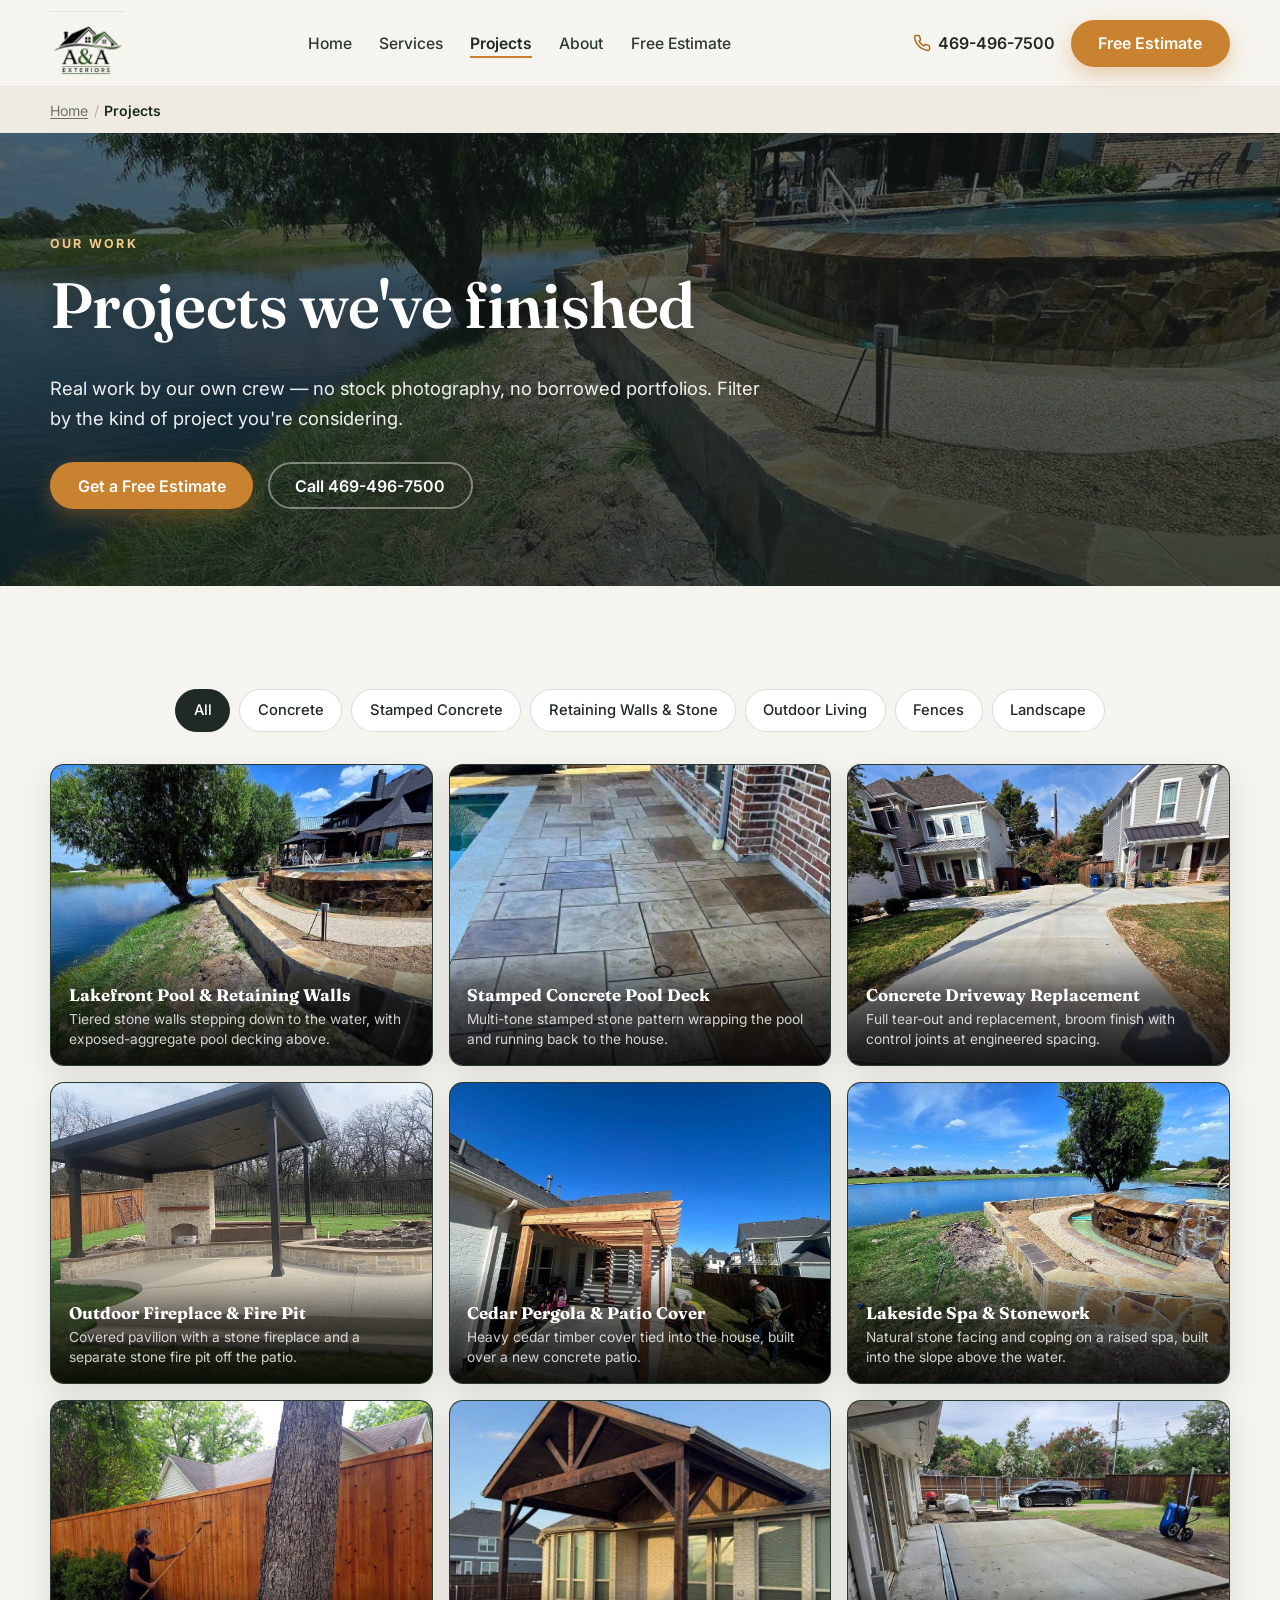
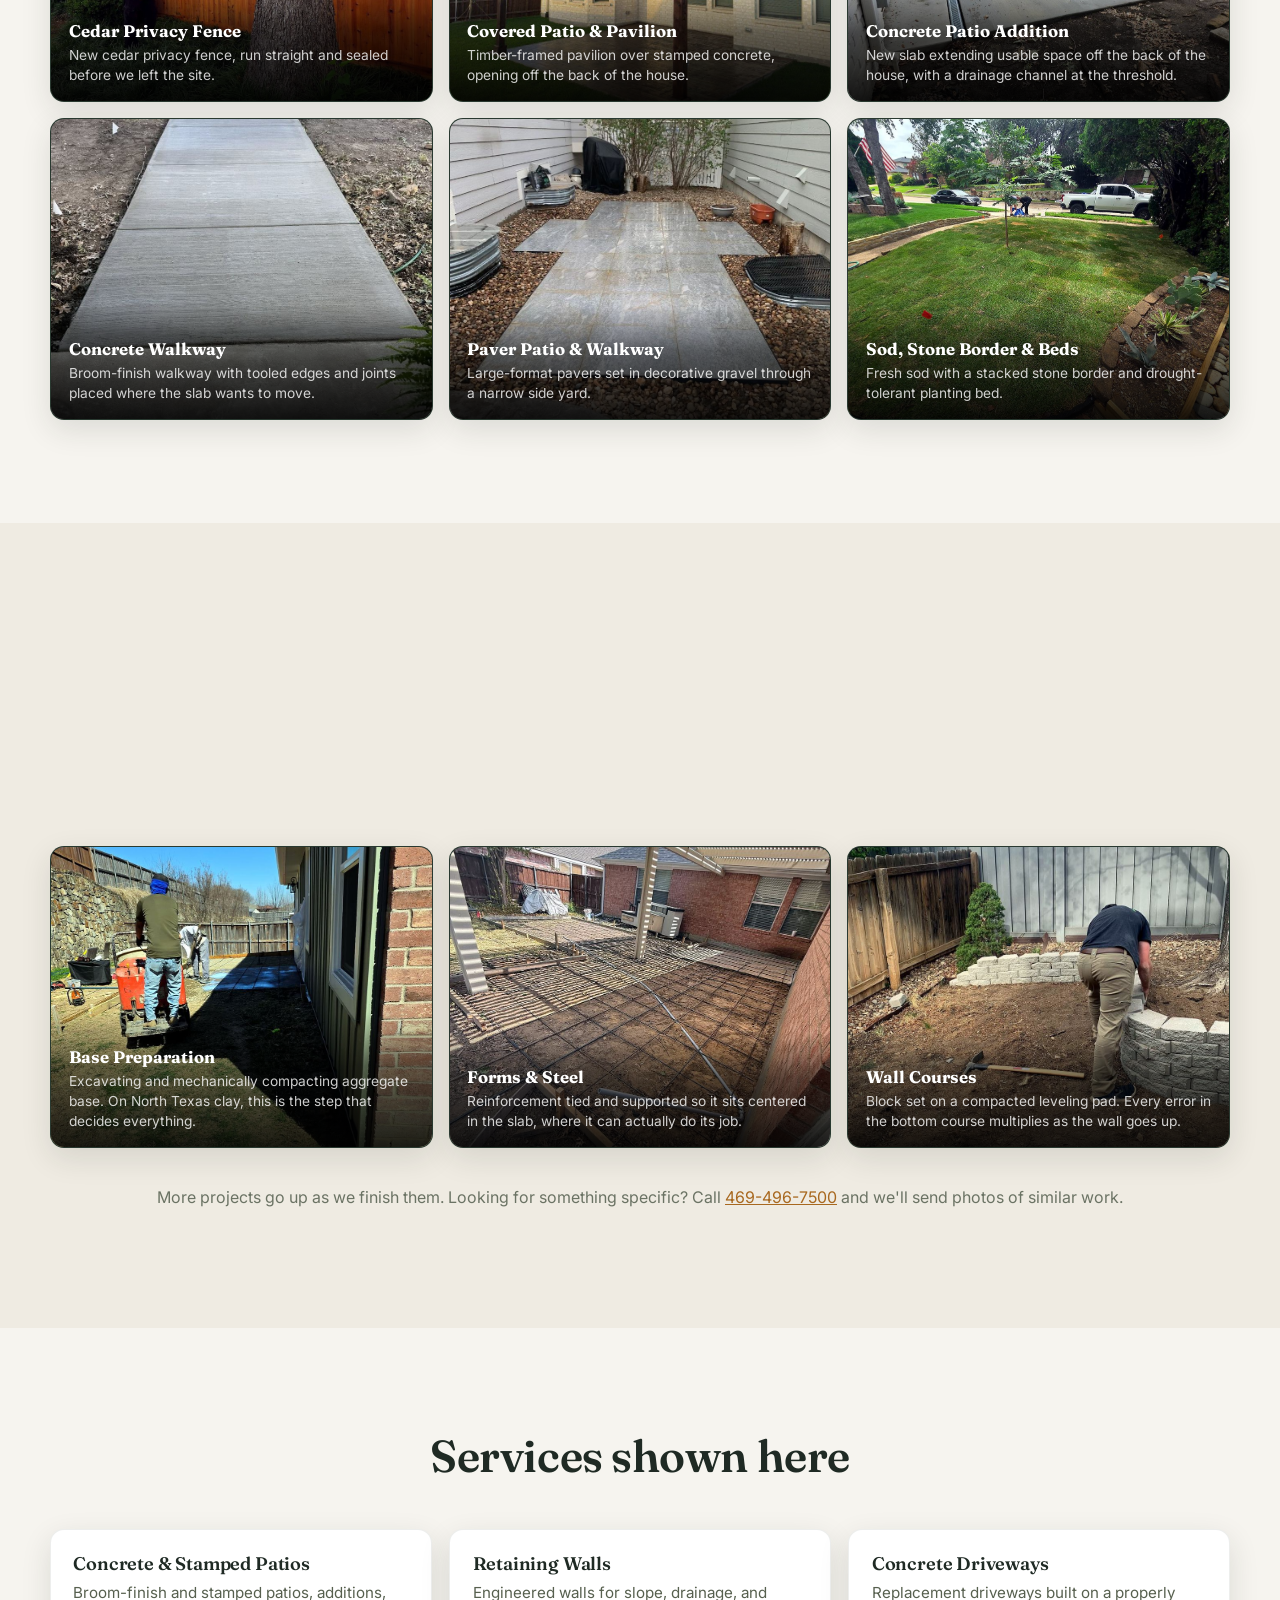
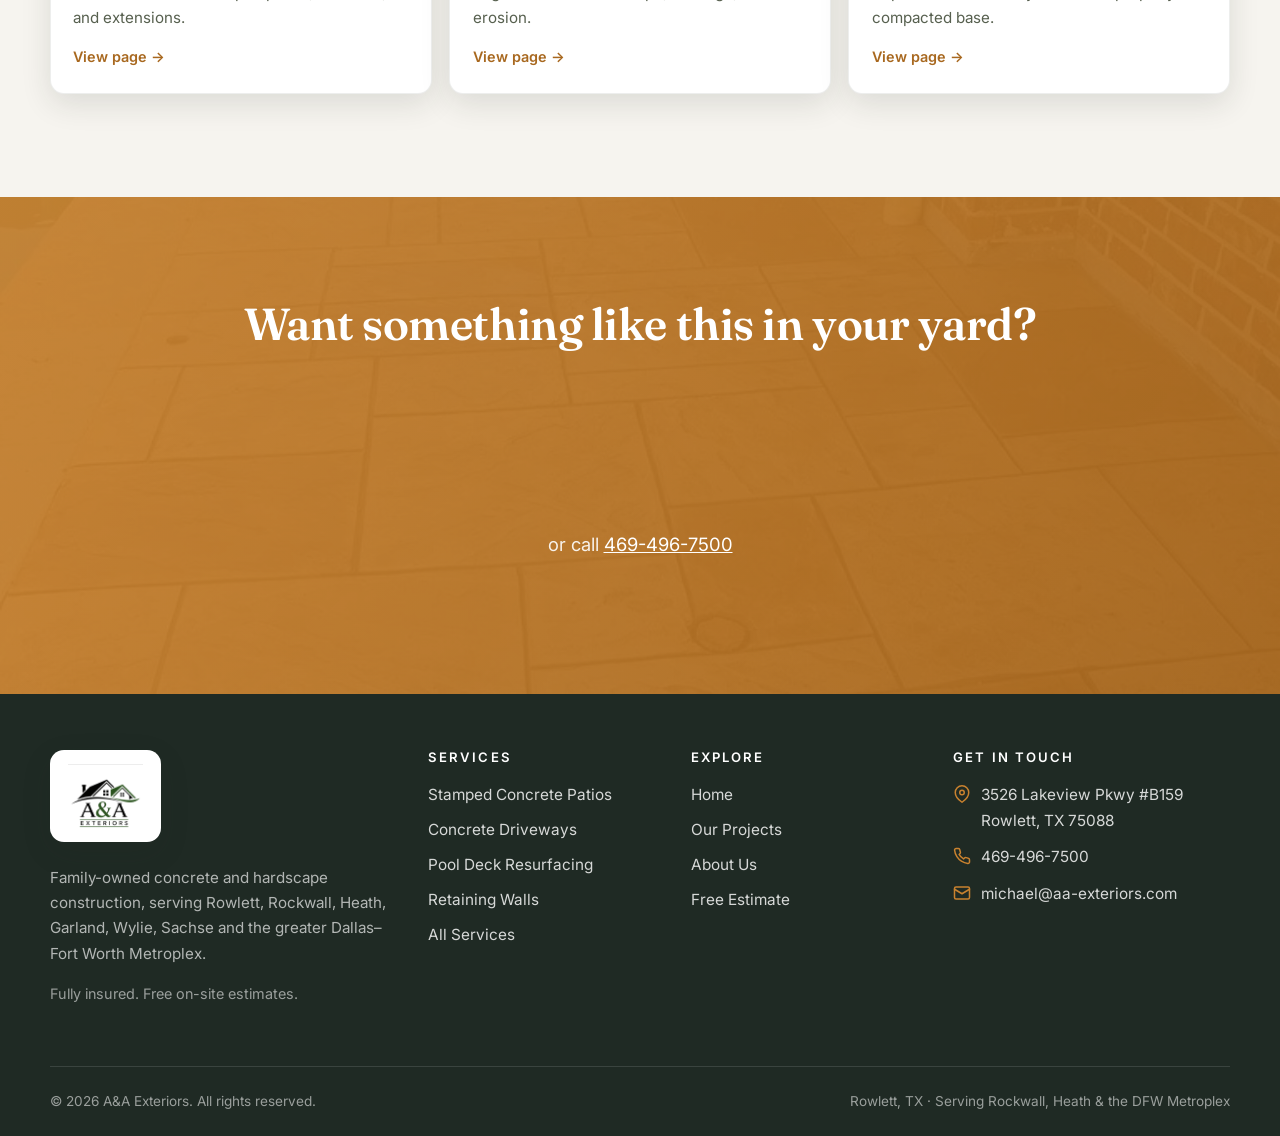
<file: projects.html>
<!DOCTYPE html>
<html lang="en">
<head>
  <meta charset="UTF-8" />
  <meta name="viewport" content="width=device-width, initial-scale=1.0" />
  <title>Our Projects | Concrete & Hardscape Work in Rowlett, Rockwall & Heath TX</title>
  <meta name="description" content="Finished concrete, stamped concrete, pool deck, retaining wall, pergola and fence projects by A&A Exteriors across Rowlett, Rockwall, Heath and the DFW Metroplex." />
  <link rel="canonical" href="https://aa-exteriors.com/projects" />
  <meta name="theme-color" content="#1f2a24" />
  <meta property="og:type" content="website" />
  <meta property="og:title" content="Our Projects | Concrete & Hardscape Work in Rowlett, Rockwall & Heath TX" />
  <meta property="og:description" content="Finished concrete, stamped concrete, pool deck, retaining wall, pergola and fence projects by A&A Exteriors across Rowlett, Rockwall, Heath and the DFW Metroplex." />
  <meta property="og:url" content="https://aa-exteriors.com/projects" />
  <meta property="og:image" content="https://aa-exteriors.com/images/project-lakeside-wall.jpg" />
  <meta name="twitter:card" content="summary_large_image" />
  <link rel="preconnect" href="https://fonts.googleapis.com" />
  <link rel="preconnect" href="https://fonts.gstatic.com" crossorigin />
  <link href="https://fonts.googleapis.com/css2?family=Fraunces:opsz,wght@9..144,500;9..144,600;9..144,700&family=Inter:wght@400;500;600;700&display=swap" rel="stylesheet" />
  <link rel="icon" type="image/png" href="/favicon.png" />
  <link rel="icon" type="image/svg+xml" href="/favicon.svg" />
  <link rel="stylesheet" href="/css/styles.css" />
  <script type="application/ld+json">
  {
    "@context": "https://schema.org",
    "@graph": [
      {
        "@type": "GeneralContractor",
        "@id": "https://aa-exteriors.com/#business",
        "name": "A&A Exteriors",
        "url": "https://aa-exteriors.com/",
        "telephone": "469-496-7500",
        "email": "michael@aa-exteriors.com",
        "image": "https://aa-exteriors.com/images/logo.png",
        "address": {
          "@type": "PostalAddress",
          "streetAddress": "3526 Lakeview Pkwy #B159",
          "addressLocality": "Rowlett",
          "addressRegion": "TX",
          "postalCode": "75088",
          "addressCountry": "US"
        },
        "areaServed": [
          {
            "@type": "City",
            "name": "Rowlett"
          },
          {
            "@type": "City",
            "name": "Rockwall"
          },
          {
            "@type": "City",
            "name": "Heath"
          },
          {
            "@type": "City",
            "name": "Garland"
          },
          {
            "@type": "City",
            "name": "Wylie"
          },
          {
            "@type": "City",
            "name": "Sachse"
          },
          {
            "@type": "City",
            "name": "Royse City"
          },
          {
            "@type": "City",
            "name": "Fate"
          },
          {
            "@type": "City",
            "name": "Forney"
          }
        ]
      },
      {
        "@type": "BreadcrumbList",
        "itemListElement": [
          {
            "@type": "ListItem",
            "position": 1,
            "name": "Home",
            "item": "https://aa-exteriors.com/"
          },
          {
            "@type": "ListItem",
            "position": 2,
            "name": "Projects",
            "item": "https://aa-exteriors.com/projects"
          }
        ]
      }
    ]
  }
  </script>
</head>
<body>

  <!-- ===================== HEADER ===================== -->
  <header class="site-header">
    <div class="container nav">
      <a class="brand" href="/" aria-label="A&amp;A Exteriors home">
        <img src="/images/logo.png" alt="A&amp;A Exteriors — concrete and hardscape contractor in Rowlett, TX" class="brand__logo" />
      </a>
      <button class="nav__toggle" aria-label="Toggle menu" aria-controls="navLinks" aria-expanded="false">
        <svg viewBox="0 0 24 24" fill="none" stroke="currentColor" stroke-width="2" stroke-linecap="round"><line x1="3" y1="6" x2="21" y2="6"/><line x1="3" y1="12" x2="21" y2="12"/><line x1="3" y1="18" x2="21" y2="18"/></svg>
      </button>
      <ul class="nav__links" id="navLinks">
        <li><a href="/">Home</a></li>
        <li><a href="/services">Services</a></li>
        <li><a href="/projects" class="is-active">Projects</a></li>
        <li><a href="/about">About</a></li>
        <li><a href="/estimate">Free Estimate</a></li>
      </ul>
      <div class="nav__cta">
        <a class="nav__phone" href="tel:+14694967500"><svg width="18" height="18" viewBox="0 0 24 24" fill="none" stroke="currentColor" stroke-width="2" stroke-linecap="round" stroke-linejoin="round"><path d="M22 16.92v3a2 2 0 0 1-2.18 2 19.79 19.79 0 0 1-8.63-3.07 19.5 19.5 0 0 1-6-6 19.79 19.79 0 0 1-3.07-8.67A2 2 0 0 1 4.11 2h3a2 2 0 0 1 2 1.72c.13.96.36 1.9.7 2.81a2 2 0 0 1-.45 2.11L8.09 9.91a16 16 0 0 0 6 6l1.27-1.27a2 2 0 0 1 2.11-.45c.9.34 1.85.57 2.81.7A2 2 0 0 1 22 16.92z"/></svg>
          469-496-7500
        </a>
        <a class="btn btn--primary" href="/estimate">Free Estimate</a>
      </div>
    </div>
  </header>

  <nav class="breadcrumb" aria-label="Breadcrumb"><div class="container"><a href="/">Home</a> <span class="sep">/</span> <span aria-current="page">Projects</span></div></nav>

  <section class="page-hero" style="background-image:linear-gradient(180deg,rgba(20,28,23,.62),rgba(20,28,23,.80)),url('/images/project-lakeside-wall.jpg');">
    <div class="container">
      <span class="eyebrow">Our Work</span>
      <h1>Projects we've finished</h1>
      <p class="lead">Real work by our own crew — no stock photography, no borrowed portfolios. Filter by the kind of project you're considering.</p>
      <div class="hero__actions">
        <a class="btn btn--primary" href="/estimate">Get a Free Estimate</a>
        <a class="btn btn--onDark" href="tel:+14694967500">Call 469-496-7500</a>
      </div>
    </div>
  </section>

  <section class="section">
    <div class="container">
      <div class="filterbar reveal" id="projectFilter">
        <button class="chip is-on" data-filter="all">All</button>
        <button class="chip" data-filter="concrete">Concrete</button>
        <button class="chip" data-filter="stamped">Stamped Concrete</button>
        <button class="chip" data-filter="walls">Retaining Walls &amp; Stone</button>
        <button class="chip" data-filter="outdoor-living">Outdoor Living</button>
        <button class="chip" data-filter="fences">Fences</button>
        <button class="chip" data-filter="landscape">Landscape</button>
      </div>

      <div class="gallery gallery--projects" id="projectGrid">

        <figure class="project" data-tags="walls stamped outdoor-living">
          <img src="/images/project-lakeside-wall.jpg" alt="Tiered stone retaining walls and pool decking on a lakefront property in the DFW area" loading="lazy" width="1200" height="828" />
          <figcaption><b>Lakefront Pool &amp; Retaining Walls</b><span>Tiered stone walls stepping down to the water, with exposed-aggregate pool decking above.</span></figcaption>
        </figure>

        <figure class="project" data-tags="stamped concrete">
          <img src="/images/work-stamped.jpg" alt="Stamped concrete pool deck in a multi-tone stone pattern" loading="lazy" width="768" height="1024" />
          <figcaption><b>Stamped Concrete Pool Deck</b><span>Multi-tone stamped stone pattern wrapping the pool and running back to the house.</span></figcaption>
        </figure>

        <figure class="project" data-tags="concrete">
          <img src="/images/project-driveway.jpg" alt="Finished broom-finish concrete driveway between two homes" loading="lazy" width="1200" height="773" />
          <figcaption><b>Concrete Driveway Replacement</b><span>Full tear-out and replacement, broom finish with control joints at engineered spacing.</span></figcaption>
        </figure>

        <figure class="project" data-tags="outdoor-living walls">
          <img src="/images/work-fireplace.jpg" alt="Outdoor stone fireplace and fire pit under a covered pavilion" loading="lazy" width="1184" height="880" />
          <figcaption><b>Outdoor Fireplace &amp; Fire Pit</b><span>Covered pavilion with a stone fireplace and a separate stone fire pit off the patio.</span></figcaption>
        </figure>

        <figure class="project" data-tags="outdoor-living">
          <img src="/images/project-pergola.jpg" alt="Cedar pergola patio cover being built over a concrete patio" loading="lazy" width="1200" height="900" />
          <figcaption><b>Cedar Pergola &amp; Patio Cover</b><span>Heavy cedar timber cover tied into the house, built over a new concrete patio.</span></figcaption>
        </figure>

        <figure class="project" data-tags="walls outdoor-living">
          <img src="/images/project-lakeside-spa.jpg" alt="Stone retaining wall and spa overlooking a lake" loading="lazy" width="1200" height="855" />
          <figcaption><b>Lakeside Spa &amp; Stonework</b><span>Natural stone facing and coping on a raised spa, built into the slope above the water.</span></figcaption>
        </figure>

        <figure class="project" data-tags="fences">
          <img src="/images/project-cedar-fence.jpg" alt="New cedar privacy fence being sealed by an A&A Exteriors crew member" loading="lazy" width="968" height="1200" />
          <figcaption><b>Cedar Privacy Fence</b><span>New cedar privacy fence, run straight and sealed before we left the site.</span></figcaption>
        </figure>

        <figure class="project" data-tags="outdoor-living stamped">
          <img src="/images/work-pavilion.jpg" alt="Timber-framed patio pavilion over a stamped concrete patio" loading="lazy" width="880" height="1184" />
          <figcaption><b>Covered Patio &amp; Pavilion</b><span>Timber-framed pavilion over stamped concrete, opening off the back of the house.</span></figcaption>
        </figure>

        <figure class="project" data-tags="concrete">
          <img src="/images/work-patio.jpg" alt="New concrete patio slab extending living space off the back of a house" loading="lazy" width="1200" height="900" />
          <figcaption><b>Concrete Patio Addition</b><span>New slab extending usable space off the back of the house, with a drainage channel at the threshold.</span></figcaption>
        </figure>

        <figure class="project" data-tags="concrete">
          <img src="/images/work-walkway.jpg" alt="Broom-finish concrete walkway with tooled edges" loading="lazy" width="900" height="1200" />
          <figcaption><b>Concrete Walkway</b><span>Broom-finish walkway with tooled edges and joints placed where the slab wants to move.</span></figcaption>
        </figure>

        <figure class="project" data-tags="landscape">
          <img src="/images/work-pavers.jpg" alt="Large-format paver patio set in decorative gravel" loading="lazy" width="900" height="1200" />
          <figcaption><b>Paver Patio &amp; Walkway</b><span>Large-format pavers set in decorative gravel through a narrow side yard.</span></figcaption>
        </figure>

        <figure class="project" data-tags="landscape walls">
          <img src="/images/project-sod-border.jpg" alt="Fresh sod lawn with a stone border and agave planting bed" loading="lazy" width="1200" height="900" />
          <figcaption><b>Sod, Stone Border &amp; Beds</b><span>Fresh sod with a stacked stone border and drought-tolerant planting bed.</span></figcaption>
        </figure>

      </div>
    </div>
  </section>

  <!-- ===================== HOW WE BUILD ===================== -->
  <section class="section" style="background:var(--cream-2);">
    <div class="container">
      <div class="section-head center reveal">
        <span class="eyebrow">Behind the Finish</span>
        <h2>The part you don't see</h2>
        <p class="lead" style="margin-inline:auto;">Anyone can photograph a finished slab. What decides whether it's still flat in ten years happens before the concrete truck shows up.</p>
      </div>
      <div class="gallery gallery--projects">
        <figure class="project">
          <img src="/images/build-base-prep.jpg" alt="A&A Exteriors crew compacting aggregate base before a concrete pour" loading="lazy" width="1000" height="1200" />
          <figcaption><b>Base Preparation</b><span>Excavating and mechanically compacting aggregate base. On North Texas clay, this is the step that decides everything.</span></figcaption>
        </figure>
        <figure class="project">
          <img src="/images/build-rebar-forms.jpg" alt="Steel reinforcement grid and forms set and ready for a concrete pour" loading="lazy" width="948" height="1200" />
          <figcaption><b>Forms &amp; Steel</b><span>Reinforcement tied and supported so it sits centered in the slab, where it can actually do its job.</span></figcaption>
        </figure>
        <figure class="project">
          <img src="/images/build-block-wall.jpg" alt="Segmental block retaining wall being laid course by course" loading="lazy" width="938" height="1200" />
          <figcaption><b>Wall Courses</b><span>Block set on a compacted leveling pad. Every error in the bottom course multiplies as the wall goes up.</span></figcaption>
        </figure>
      </div>
      <p class="center" style="margin-top:2.2rem;color:#6b7364;">More projects go up as we finish them. Looking for something specific? Call <a href="tel:+14694967500" style="color:var(--amber-dark);text-decoration:underline;">469-496-7500</a> and we'll send photos of similar work.</p>
    </div>
  </section>

  <section class="section">
    <div class="container">
      <div class="section-head center reveal"><h2>Services shown here</h2></div>
      <div class="related-grid">
        <a class="related-card reveal" href="/concrete-patios-stamped-concrete">
          <h3>Concrete & Stamped Patios</h3>
          <p>Broom-finish and stamped patios, additions, and extensions.</p>
          <span class="related-go">View page &rarr;</span>
        </a>
        <a class="related-card reveal" href="/retaining-walls">
          <h3>Retaining Walls</h3>
          <p>Engineered walls for slope, drainage, and erosion.</p>
          <span class="related-go">View page &rarr;</span>
        </a>
        <a class="related-card reveal" href="/concrete-driveways">
          <h3>Concrete Driveways</h3>
          <p>Replacement driveways built on a properly compacted base.</p>
          <span class="related-go">View page &rarr;</span>
        </a>
      </div>
    </div>
  </section>

  <!-- ===================== CTA ===================== -->
  <section class="section cta-band">
    <div class="container">
      <h2 class="reveal">Want something like this in your yard?</h2>
      <p class="reveal">Free on-site estimates across Rowlett, Rockwall, Heath and the DFW Metroplex.</p>
      <a class="btn btn--light reveal" href="/estimate">Request Your Free Estimate</a>
      <p style="margin-top:1.1rem;color:rgba(255,255,255,.9);">or call <a href="tel:+14694967500" style="color:#fff;text-decoration:underline;">469-496-7500</a></p>
    </div>
  </section>

  <!-- ===================== FOOTER ===================== -->
  <footer class="site-footer">
    <div class="container">
      <div class="footer-grid footer-grid--4">
        <div class="footer-brand">
          <div class="footer-logo"><img src="/images/logo.png" alt="A&amp;A Exteriors" /></div>
          <p>Family-owned concrete and hardscape construction, serving Rowlett, Rockwall, Heath, Garland, Wylie, Sachse and the greater Dallas&ndash;Fort Worth Metroplex.</p>
          <p style="font-size:.9rem;color:rgba(255,255,255,.55);">Fully insured. Free on-site estimates.</p>
        </div>
        <div>
          <h4>Services</h4>
          <ul class="footer-links">
            <li><a href="/concrete-patios-stamped-concrete">Stamped Concrete Patios</a></li>
            <li><a href="/concrete-driveways">Concrete Driveways</a></li>
            <li><a href="/pool-deck-resurfacing">Pool Deck Resurfacing</a></li>
            <li><a href="/retaining-walls">Retaining Walls</a></li>
            <li><a href="/services">All Services</a></li>
          </ul>
        </div>
        <div>
          <h4>Explore</h4>
          <ul class="footer-links">
            <li><a href="/">Home</a></li>
            <li><a href="/projects">Our Projects</a></li>
            <li><a href="/about">About Us</a></li>
            <li><a href="/estimate">Free Estimate</a></li>
          </ul>
        </div>
        <div>
          <h4>Get In Touch</h4>
          <ul class="footer-contact">
            <li><svg viewBox="0 0 24 24" fill="none" stroke="currentColor" stroke-width="2" stroke-linecap="round" stroke-linejoin="round"><path d="M21 10c0 7-9 13-9 13s-9-6-9-13a9 9 0 0 1 18 0z"/><circle cx="12" cy="10" r="3"/></svg><span>3526 Lakeview Pkwy #B159<br/>Rowlett, TX 75088</span></li>
            <li><svg viewBox="0 0 24 24" fill="none" stroke="currentColor" stroke-width="2" stroke-linecap="round" stroke-linejoin="round"><path d="M22 16.92v3a2 2 0 0 1-2.18 2 19.79 19.79 0 0 1-8.63-3.07 19.5 19.5 0 0 1-6-6 19.79 19.79 0 0 1-3.07-8.67A2 2 0 0 1 4.11 2h3a2 2 0 0 1 2 1.72c.13.96.36 1.9.7 2.81a2 2 0 0 1-.45 2.11L8.09 9.91a16 16 0 0 0 6 6l1.27-1.27a2 2 0 0 1 2.11-.45c.9.34 1.85.57 2.81.7A2 2 0 0 1 22 16.92z"/></svg><a href="tel:+14694967500">469-496-7500</a></li>
            <li><svg viewBox="0 0 24 24" fill="none" stroke="currentColor" stroke-width="2" stroke-linecap="round" stroke-linejoin="round"><rect x="2" y="4" width="20" height="16" rx="2"/><path d="m22 7-10 6L2 7"/></svg><a href="mailto:michael@aa-exteriors.com">michael@aa-exteriors.com</a></li>
          </ul>
        </div>
      </div>
      <div class="footer-bottom">
        <span>&copy; <span data-year>2026</span> A&amp;A Exteriors. All rights reserved.</span>
        <span>Rowlett, TX &middot; Serving Rockwall, Heath &amp; the DFW Metroplex</span>
      </div>
    </div>
  </footer>

  <script src="/js/main.js"></script>
</body>
</html>
</file>
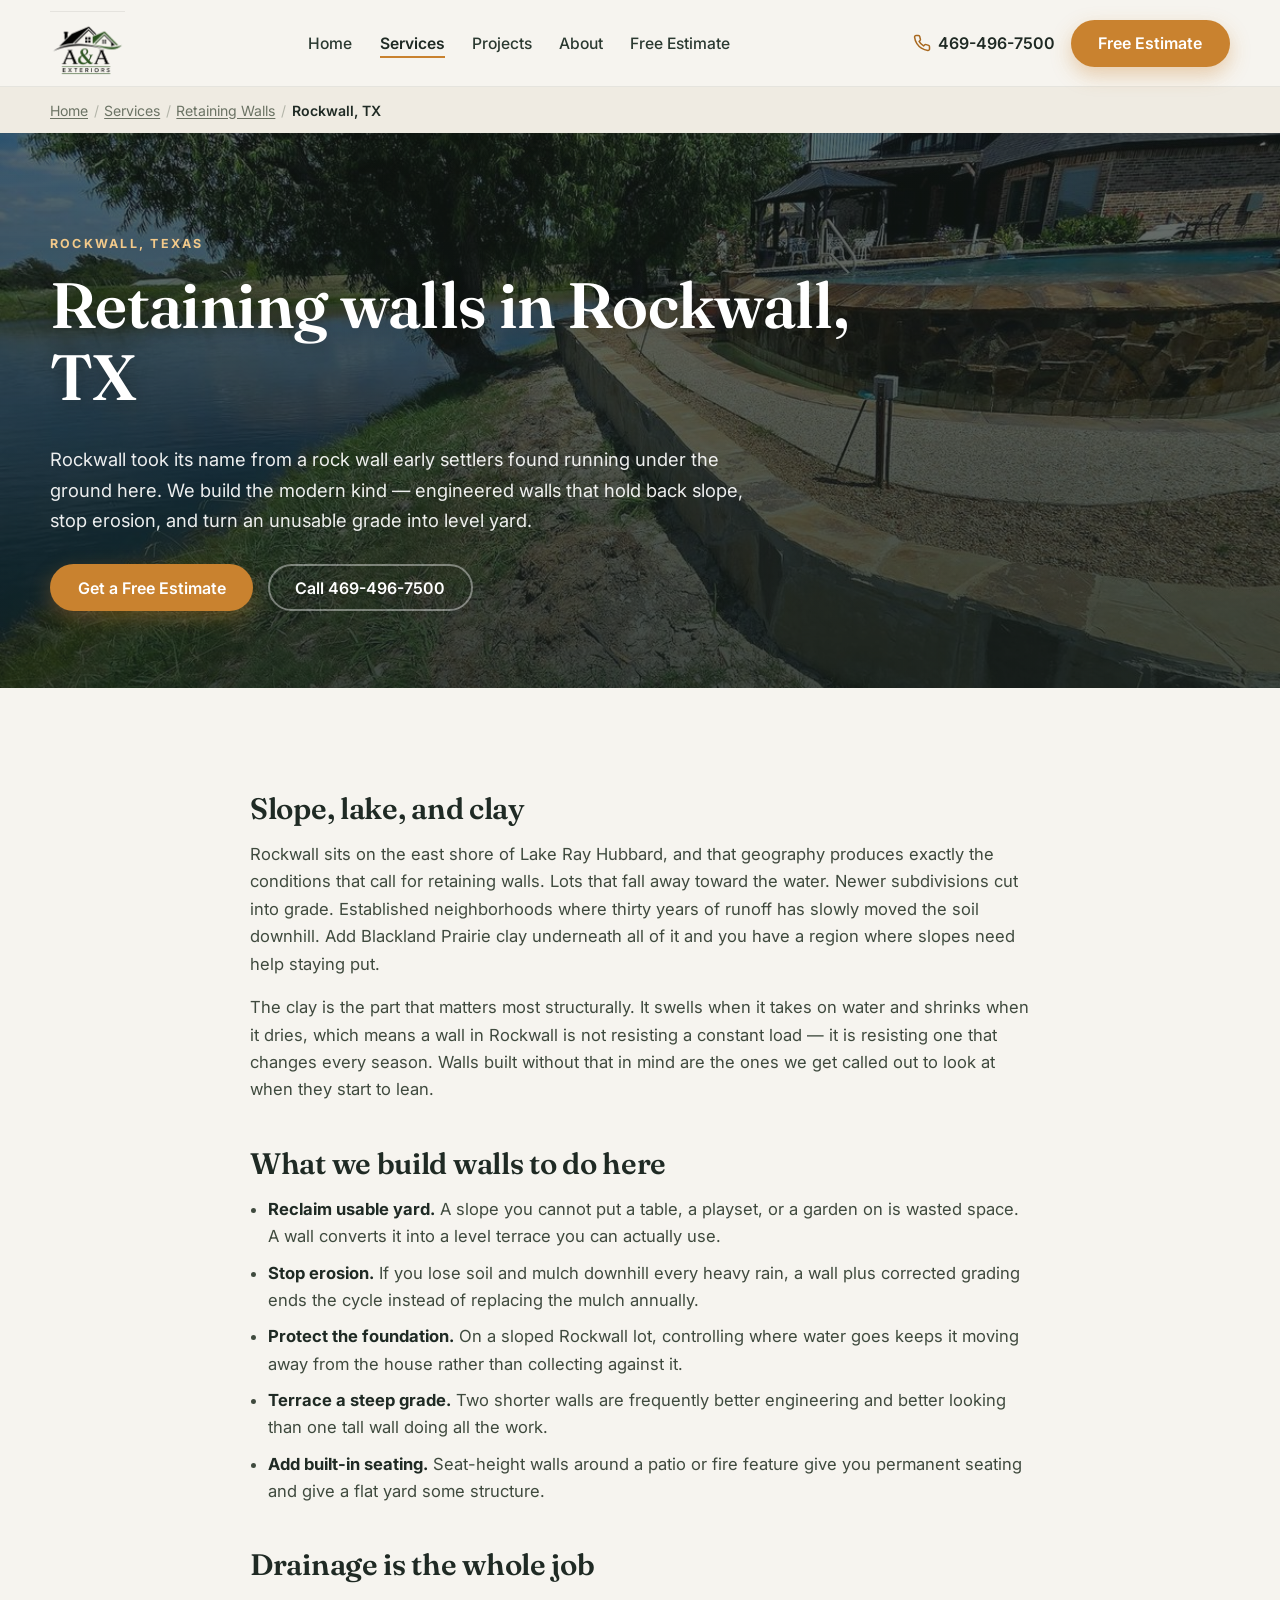
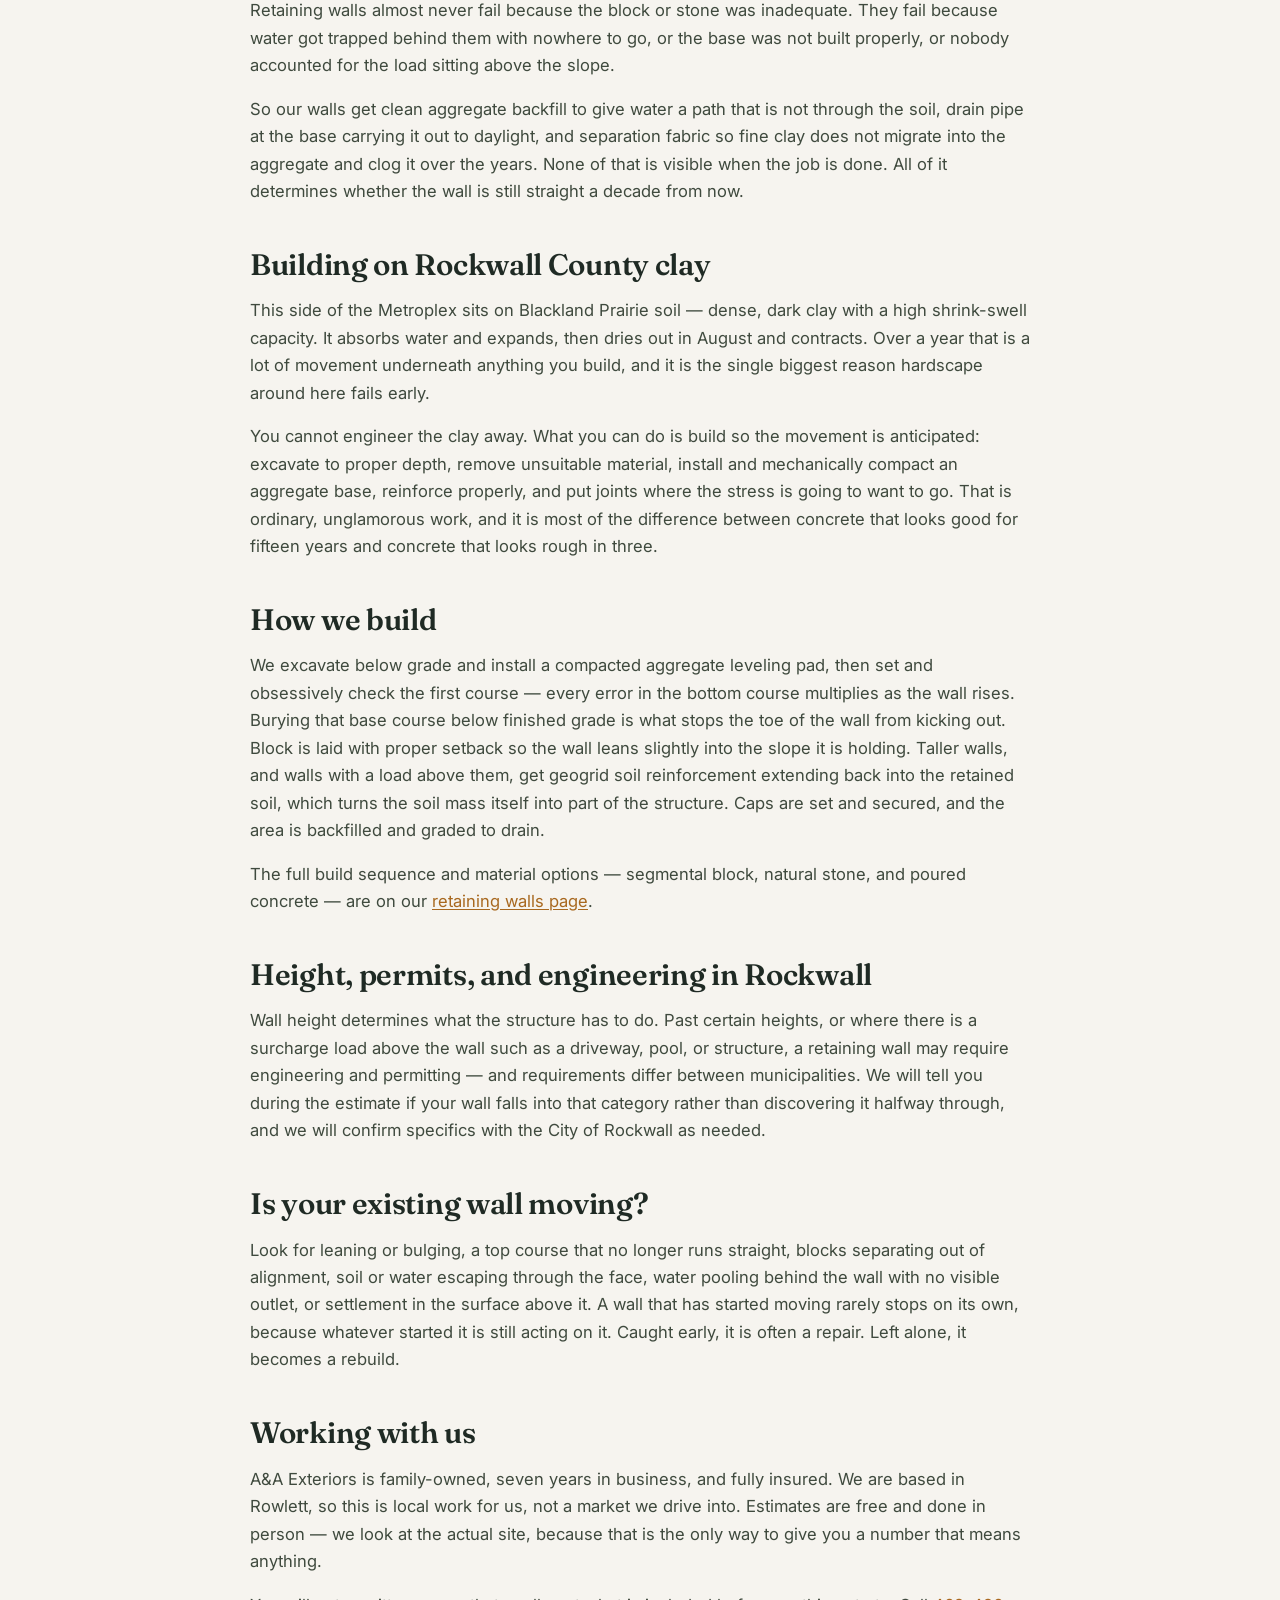
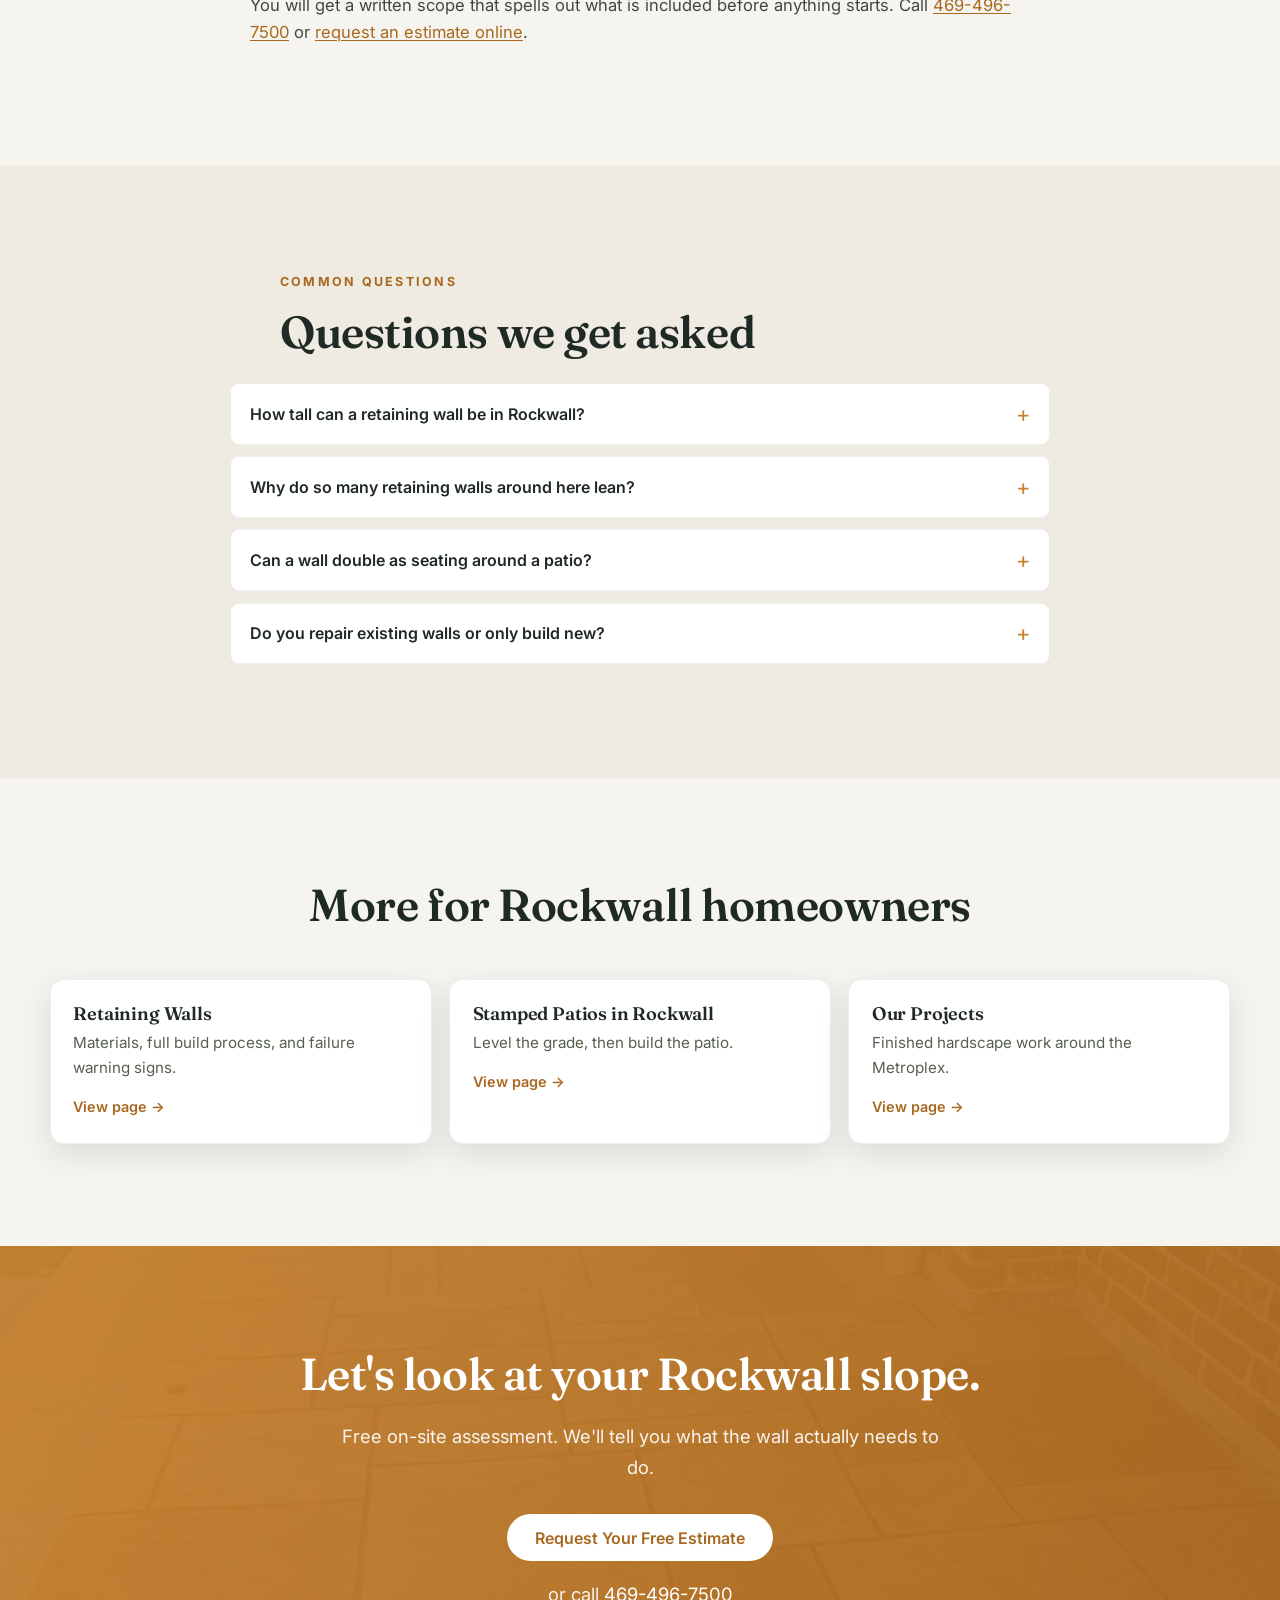
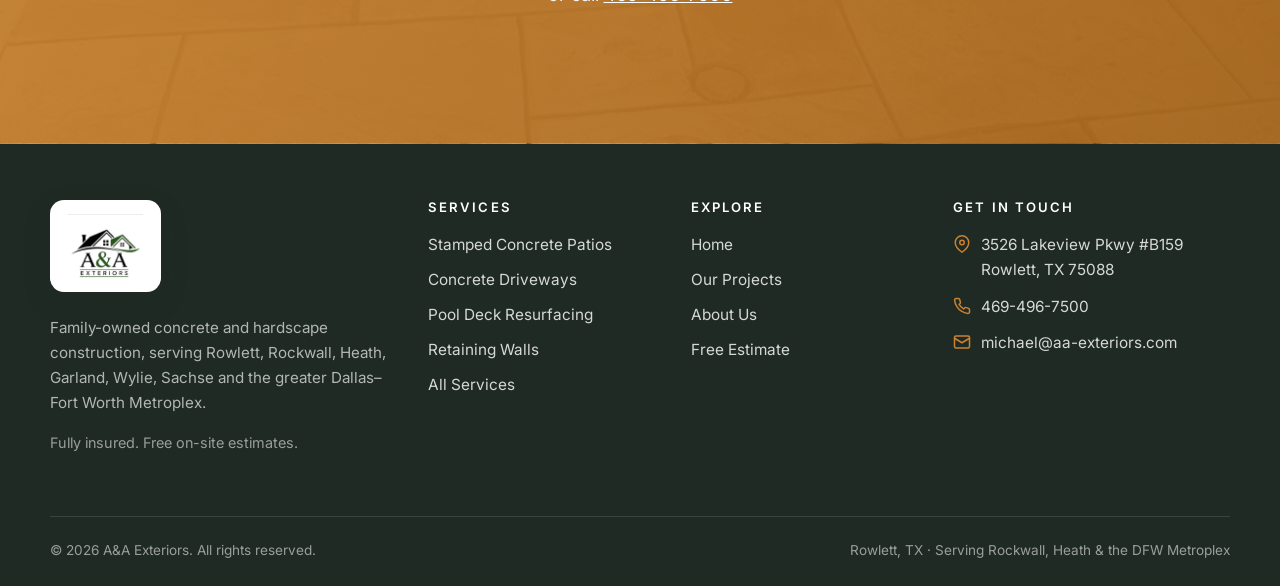
<file: retaining-walls-rockwall-tx.html>
<!DOCTYPE html>
<html lang="en">
<head>
  <meta charset="UTF-8" />
  <meta name="viewport" content="width=device-width, initial-scale=1.0" />
  <title>Retaining Walls in Rockwall, TX | A&A Exteriors</title>
  <meta name="description" content="Residential retaining walls in Rockwall, Texas. Proper base, drainage, and soil reinforcement to control slope and erosion on Blackland clay. Free on-site assessment." />
  <link rel="canonical" href="https://aa-exteriors.com/retaining-walls-rockwall-tx" />
  <meta name="theme-color" content="#1f2a24" />
  <meta property="og:type" content="website" />
  <meta property="og:title" content="Retaining Walls in Rockwall, TX | A&A Exteriors" />
  <meta property="og:description" content="Residential retaining walls in Rockwall, Texas. Proper base, drainage, and soil reinforcement to control slope and erosion on Blackland clay. Free on-site assessment." />
  <meta property="og:url" content="https://aa-exteriors.com/retaining-walls-rockwall-tx" />
  <meta property="og:image" content="https://aa-exteriors.com/images/project-lakeside-wall.jpg" />
  <meta name="twitter:card" content="summary_large_image" />
  <link rel="preconnect" href="https://fonts.googleapis.com" />
  <link rel="preconnect" href="https://fonts.gstatic.com" crossorigin />
  <link href="https://fonts.googleapis.com/css2?family=Fraunces:opsz,wght@9..144,500;9..144,600;9..144,700&family=Inter:wght@400;500;600;700&display=swap" rel="stylesheet" />
  <link rel="icon" type="image/png" href="/favicon.png" />
  <link rel="icon" type="image/svg+xml" href="/favicon.svg" />
  <link rel="stylesheet" href="/css/styles.css" />
  <script type="application/ld+json">
  {
    "@context": "https://schema.org",
    "@graph": [
      {
        "@type": "GeneralContractor",
        "@id": "https://aa-exteriors.com/#business",
        "name": "A&A Exteriors",
        "url": "https://aa-exteriors.com/",
        "telephone": "469-496-7500",
        "email": "michael@aa-exteriors.com",
        "image": "https://aa-exteriors.com/images/logo.png",
        "address": {
          "@type": "PostalAddress",
          "streetAddress": "3526 Lakeview Pkwy #B159",
          "addressLocality": "Rowlett",
          "addressRegion": "TX",
          "postalCode": "75088",
          "addressCountry": "US"
        },
        "areaServed": [
          {
            "@type": "City",
            "name": "Rowlett"
          },
          {
            "@type": "City",
            "name": "Rockwall"
          },
          {
            "@type": "City",
            "name": "Heath"
          },
          {
            "@type": "City",
            "name": "Garland"
          },
          {
            "@type": "City",
            "name": "Wylie"
          },
          {
            "@type": "City",
            "name": "Sachse"
          },
          {
            "@type": "City",
            "name": "Royse City"
          },
          {
            "@type": "City",
            "name": "Fate"
          },
          {
            "@type": "City",
            "name": "Forney"
          }
        ]
      },
      {
        "@type": "BreadcrumbList",
        "itemListElement": [
          {
            "@type": "ListItem",
            "position": 1,
            "name": "Home",
            "item": "https://aa-exteriors.com/"
          },
          {
            "@type": "ListItem",
            "position": 2,
            "name": "Services",
            "item": "https://aa-exteriors.com/services"
          },
          {
            "@type": "ListItem",
            "position": 3,
            "name": "Retaining Walls",
            "item": "https://aa-exteriors.com/retaining-walls"
          },
          {
            "@type": "ListItem",
            "position": 4,
            "name": "Rockwall, TX",
            "item": "https://aa-exteriors.com/retaining-walls-rockwall-tx"
          }
        ]
      },
      {
        "@type": "Service",
        "name": "Retaining Wall Construction",
        "serviceType": "Retaining Wall Construction",
        "provider": {
          "@id": "https://aa-exteriors.com/#business"
        },
        "areaServed": "Rockwall, TX",
        "url": "https://aa-exteriors.com/retaining-walls-rockwall-tx"
      },
      {
        "@type": "FAQPage",
        "mainEntity": [
          {
            "@type": "Question",
            "name": "How tall can a retaining wall be in Rockwall?",
            "acceptedAnswer": {
              "@type": "Answer",
              "text": "It depends on the wall system, the soil, and what's loading it from above. Past certain heights \u2014 or where a driveway, pool, or structure sits above \u2014 engineering and permitting may be required. Requirements vary by municipality, so we confirm with the city rather than guess."
            }
          },
          {
            "@type": "Question",
            "name": "Why do so many retaining walls around here lean?",
            "acceptedAnswer": {
              "@type": "Answer",
              "text": "Almost always water, made worse by Blackland clay. Saturated soil behind a wall gets heavier and pushes harder, so with no drainage path the wall is fighting a load it was never built for. Inadequate base prep and skipped soil reinforcement are the other two usual causes."
            }
          },
          {
            "@type": "Question",
            "name": "Can a wall double as seating around a patio?",
            "acceptedAnswer": {
              "@type": "Answer",
              "text": "Yes, and it's one of the better uses of a low wall \u2014 permanent seating without furniture. We detail the cap so it's actually comfortable to sit on."
            }
          },
          {
            "@type": "Question",
            "name": "Do you repair existing walls or only build new?",
            "acceptedAnswer": {
              "@type": "Answer",
              "text": "Both, depending on why it's moving. If the base and drainage were done right and the problem is localized, repair can make sense. If drainage was never installed, rebuilding is usually the honest answer \u2014 we'll tell you which one you have."
            }
          }
        ]
      }
    ]
  }
  </script>
</head>
<body>

  <!-- ===================== HEADER ===================== -->
  <header class="site-header">
    <div class="container nav">
      <a class="brand" href="/" aria-label="A&amp;A Exteriors home">
        <img src="/images/logo.png" alt="A&amp;A Exteriors — concrete and hardscape contractor in Rowlett, TX" class="brand__logo" />
      </a>
      <button class="nav__toggle" aria-label="Toggle menu" aria-controls="navLinks" aria-expanded="false">
        <svg viewBox="0 0 24 24" fill="none" stroke="currentColor" stroke-width="2" stroke-linecap="round"><line x1="3" y1="6" x2="21" y2="6"/><line x1="3" y1="12" x2="21" y2="12"/><line x1="3" y1="18" x2="21" y2="18"/></svg>
      </button>
      <ul class="nav__links" id="navLinks">
        <li><a href="/">Home</a></li>
        <li><a href="/services" class="is-active">Services</a></li>
        <li><a href="/projects">Projects</a></li>
        <li><a href="/about">About</a></li>
        <li><a href="/estimate">Free Estimate</a></li>
      </ul>
      <div class="nav__cta">
        <a class="nav__phone" href="tel:+14694967500"><svg width="18" height="18" viewBox="0 0 24 24" fill="none" stroke="currentColor" stroke-width="2" stroke-linecap="round" stroke-linejoin="round"><path d="M22 16.92v3a2 2 0 0 1-2.18 2 19.79 19.79 0 0 1-8.63-3.07 19.5 19.5 0 0 1-6-6 19.79 19.79 0 0 1-3.07-8.67A2 2 0 0 1 4.11 2h3a2 2 0 0 1 2 1.72c.13.96.36 1.9.7 2.81a2 2 0 0 1-.45 2.11L8.09 9.91a16 16 0 0 0 6 6l1.27-1.27a2 2 0 0 1 2.11-.45c.9.34 1.85.57 2.81.7A2 2 0 0 1 22 16.92z"/></svg>
          469-496-7500
        </a>
        <a class="btn btn--primary" href="/estimate">Free Estimate</a>
      </div>
    </div>
  </header>

  <nav class="breadcrumb" aria-label="Breadcrumb"><div class="container"><a href="/">Home</a> <span class="sep">/</span> <a href="/services">Services</a> <span class="sep">/</span> <a href="/retaining-walls">Retaining Walls</a> <span class="sep">/</span> <span aria-current="page">Rockwall, TX</span></div></nav>

  <section class="page-hero" style="background-image:linear-gradient(180deg,rgba(20,28,23,.62),rgba(20,28,23,.80)),url('/images/project-lakeside-wall.jpg');">
    <div class="container">
      <span class="eyebrow">Rockwall, Texas</span>
      <h1>Retaining walls in Rockwall, TX</h1>
      <p class="lead">Rockwall took its name from a rock wall early settlers found running under the ground here. We build the modern kind — engineered walls that hold back slope, stop erosion, and turn an unusable grade into level yard.</p>
      <div class="hero__actions">
        <a class="btn btn--primary" href="/estimate">Get a Free Estimate</a>
        <a class="btn btn--onDark" href="tel:+14694967500">Call 469-496-7500</a>
      </div>
    </div>
  </section>

  <section class="section">
    <div class="container prose">
      <h2>Slope, lake, and clay</h2>
      <p>Rockwall sits on the east shore of Lake Ray Hubbard, and that geography produces exactly the conditions that call for retaining walls. Lots that fall away toward the water. Newer subdivisions cut into grade. Established neighborhoods where thirty years of runoff has slowly moved the soil downhill. Add Blackland Prairie clay underneath all of it and you have a region where slopes need help staying put.</p>
      <p>The clay is the part that matters most structurally. It swells when it takes on water and shrinks when it dries, which means a wall in Rockwall is not resisting a constant load — it is resisting one that changes every season. Walls built without that in mind are the ones we get called out to look at when they start to lean.</p>

      <h2>What we build walls to do here</h2>
      <ul>
        <li><strong>Reclaim usable yard.</strong> A slope you cannot put a table, a playset, or a garden on is wasted space. A wall converts it into a level terrace you can actually use.</li>
        <li><strong>Stop erosion.</strong> If you lose soil and mulch downhill every heavy rain, a wall plus corrected grading ends the cycle instead of replacing the mulch annually.</li>
        <li><strong>Protect the foundation.</strong> On a sloped Rockwall lot, controlling where water goes keeps it moving away from the house rather than collecting against it.</li>
        <li><strong>Terrace a steep grade.</strong> Two shorter walls are frequently better engineering and better looking than one tall wall doing all the work.</li>
        <li><strong>Add built-in seating.</strong> Seat-height walls around a patio or fire feature give you permanent seating and give a flat yard some structure.</li>
      </ul>

      <h2>Drainage is the whole job</h2>
      <p>Retaining walls almost never fail because the block or stone was inadequate. They fail because water got trapped behind them with nowhere to go, or the base was not built properly, or nobody accounted for the load sitting above the slope.</p>
      <p>So our walls get clean aggregate backfill to give water a path that is not through the soil, drain pipe at the base carrying it out to daylight, and separation fabric so fine clay does not migrate into the aggregate and clog it over the years. None of that is visible when the job is done. All of it determines whether the wall is still straight a decade from now.</p>

      <h2>Building on Rockwall County clay</h2>
      <p>This side of the Metroplex sits on Blackland Prairie soil — dense, dark clay with a high shrink-swell capacity. It absorbs water and expands, then dries out in August and contracts. Over a year that is a lot of movement underneath anything you build, and it is the single biggest reason hardscape around here fails early.</p>
      <p>You cannot engineer the clay away. What you can do is build so the movement is anticipated: excavate to proper depth, remove unsuitable material, install and mechanically compact an aggregate base, reinforce properly, and put joints where the stress is going to want to go. That is ordinary, unglamorous work, and it is most of the difference between concrete that looks good for fifteen years and concrete that looks rough in three.</p>

      <h2>How we build</h2>
      <p>We excavate below grade and install a compacted aggregate leveling pad, then set and obsessively check the first course — every error in the bottom course multiplies as the wall rises. Burying that base course below finished grade is what stops the toe of the wall from kicking out. Block is laid with proper setback so the wall leans slightly into the slope it is holding. Taller walls, and walls with a load above them, get geogrid soil reinforcement extending back into the retained soil, which turns the soil mass itself into part of the structure. Caps are set and secured, and the area is backfilled and graded to drain.</p>
      <p>The full build sequence and material options — segmental block, natural stone, and poured concrete — are on our <a href="/retaining-walls">retaining walls page</a>.</p>

      <h2>Height, permits, and engineering in Rockwall</h2>
      <p>Wall height determines what the structure has to do. Past certain heights, or where there is a surcharge load above the wall such as a driveway, pool, or structure, a retaining wall may require engineering and permitting — and requirements differ between municipalities. We will tell you during the estimate if your wall falls into that category rather than discovering it halfway through, and we will confirm specifics with the City of Rockwall as needed.</p>

      <h2>Is your existing wall moving?</h2>
      <p>Look for leaning or bulging, a top course that no longer runs straight, blocks separating out of alignment, soil or water escaping through the face, water pooling behind the wall with no visible outlet, or settlement in the surface above it. A wall that has started moving rarely stops on its own, because whatever started it is still acting on it. Caught early, it is often a repair. Left alone, it becomes a rebuild.</p>

      <h2>Working with us</h2>
      <p>A&amp;A Exteriors is family-owned, seven years in business, and fully insured. We are based in Rowlett, so this is local work for us, not a market we drive into. Estimates are free and done in person — we look at the actual site, because that is the only way to give you a number that means anything.</p>
      <p>You will get a written scope that spells out what is included before anything starts. Call <a href="tel:+14694967500">469-496-7500</a> or <a href="/estimate">request an estimate online</a>.</p>

    </div>
  </section>

  <section class="section" style="background:var(--cream-2);">
    <div class="container" style="max-width:820px;">
      <div class="section-head reveal" style="margin-bottom:1.6rem;">
        <span class="eyebrow">Common Questions</span>
        <h2>Questions we get asked</h2>
      </div>
      <div class="reveal">
        <details class="faq-item">
          <summary>How tall can a retaining wall be in Rockwall?</summary>
          <div class="faq-a">It depends on the wall system, the soil, and what's loading it from above. Past certain heights — or where a driveway, pool, or structure sits above — engineering and permitting may be required. Requirements vary by municipality, so we confirm with the city rather than guess.</div>
        </details>
        <details class="faq-item">
          <summary>Why do so many retaining walls around here lean?</summary>
          <div class="faq-a">Almost always water, made worse by Blackland clay. Saturated soil behind a wall gets heavier and pushes harder, so with no drainage path the wall is fighting a load it was never built for. Inadequate base prep and skipped soil reinforcement are the other two usual causes.</div>
        </details>
        <details class="faq-item">
          <summary>Can a wall double as seating around a patio?</summary>
          <div class="faq-a">Yes, and it's one of the better uses of a low wall — permanent seating without furniture. We detail the cap so it's actually comfortable to sit on.</div>
        </details>
        <details class="faq-item">
          <summary>Do you repair existing walls or only build new?</summary>
          <div class="faq-a">Both, depending on why it's moving. If the base and drainage were done right and the problem is localized, repair can make sense. If drainage was never installed, rebuilding is usually the honest answer — we'll tell you which one you have.</div>
        </details>
      </div>
    </div>
  </section>

  <section class="section">
    <div class="container">
      <div class="section-head center reveal"><h2>More for Rockwall homeowners</h2></div>
      <div class="related-grid">
        <a class="related-card reveal" href="/retaining-walls">
          <h3>Retaining Walls</h3>
          <p>Materials, full build process, and failure warning signs.</p>
          <span class="related-go">View page &rarr;</span>
        </a>
        <a class="related-card reveal" href="/stamped-concrete-patio-rockwall-tx">
          <h3>Stamped Patios in Rockwall</h3>
          <p>Level the grade, then build the patio.</p>
          <span class="related-go">View page &rarr;</span>
        </a>
        <a class="related-card reveal" href="/projects">
          <h3>Our Projects</h3>
          <p>Finished hardscape work around the Metroplex.</p>
          <span class="related-go">View page &rarr;</span>
        </a>
      </div>
    </div>
  </section>

  <!-- ===================== CTA ===================== -->
  <section class="section cta-band">
    <div class="container">
      <h2 class="reveal">Let's look at your Rockwall slope.</h2>
      <p class="reveal">Free on-site assessment. We'll tell you what the wall actually needs to do.</p>
      <a class="btn btn--light reveal" href="/estimate">Request Your Free Estimate</a>
      <p style="margin-top:1.1rem;color:rgba(255,255,255,.9);">or call <a href="tel:+14694967500" style="color:#fff;text-decoration:underline;">469-496-7500</a></p>
    </div>
  </section>

  <!-- ===================== FOOTER ===================== -->
  <footer class="site-footer">
    <div class="container">
      <div class="footer-grid footer-grid--4">
        <div class="footer-brand">
          <div class="footer-logo"><img src="/images/logo.png" alt="A&amp;A Exteriors" /></div>
          <p>Family-owned concrete and hardscape construction, serving Rowlett, Rockwall, Heath, Garland, Wylie, Sachse and the greater Dallas&ndash;Fort Worth Metroplex.</p>
          <p style="font-size:.9rem;color:rgba(255,255,255,.55);">Fully insured. Free on-site estimates.</p>
        </div>
        <div>
          <h4>Services</h4>
          <ul class="footer-links">
            <li><a href="/concrete-patios-stamped-concrete">Stamped Concrete Patios</a></li>
            <li><a href="/concrete-driveways">Concrete Driveways</a></li>
            <li><a href="/pool-deck-resurfacing">Pool Deck Resurfacing</a></li>
            <li><a href="/retaining-walls">Retaining Walls</a></li>
            <li><a href="/services">All Services</a></li>
          </ul>
        </div>
        <div>
          <h4>Explore</h4>
          <ul class="footer-links">
            <li><a href="/">Home</a></li>
            <li><a href="/projects">Our Projects</a></li>
            <li><a href="/about">About Us</a></li>
            <li><a href="/estimate">Free Estimate</a></li>
          </ul>
        </div>
        <div>
          <h4>Get In Touch</h4>
          <ul class="footer-contact">
            <li><svg viewBox="0 0 24 24" fill="none" stroke="currentColor" stroke-width="2" stroke-linecap="round" stroke-linejoin="round"><path d="M21 10c0 7-9 13-9 13s-9-6-9-13a9 9 0 0 1 18 0z"/><circle cx="12" cy="10" r="3"/></svg><span>3526 Lakeview Pkwy #B159<br/>Rowlett, TX 75088</span></li>
            <li><svg viewBox="0 0 24 24" fill="none" stroke="currentColor" stroke-width="2" stroke-linecap="round" stroke-linejoin="round"><path d="M22 16.92v3a2 2 0 0 1-2.18 2 19.79 19.79 0 0 1-8.63-3.07 19.5 19.5 0 0 1-6-6 19.79 19.79 0 0 1-3.07-8.67A2 2 0 0 1 4.11 2h3a2 2 0 0 1 2 1.72c.13.96.36 1.9.7 2.81a2 2 0 0 1-.45 2.11L8.09 9.91a16 16 0 0 0 6 6l1.27-1.27a2 2 0 0 1 2.11-.45c.9.34 1.85.57 2.81.7A2 2 0 0 1 22 16.92z"/></svg><a href="tel:+14694967500">469-496-7500</a></li>
            <li><svg viewBox="0 0 24 24" fill="none" stroke="currentColor" stroke-width="2" stroke-linecap="round" stroke-linejoin="round"><rect x="2" y="4" width="20" height="16" rx="2"/><path d="m22 7-10 6L2 7"/></svg><a href="mailto:michael@aa-exteriors.com">michael@aa-exteriors.com</a></li>
          </ul>
        </div>
      </div>
      <div class="footer-bottom">
        <span>&copy; <span data-year>2026</span> A&amp;A Exteriors. All rights reserved.</span>
        <span>Rowlett, TX &middot; Serving Rockwall, Heath &amp; the DFW Metroplex</span>
      </div>
    </div>
  </footer>

  <script src="/js/main.js"></script>
</body>
</html>
</file>
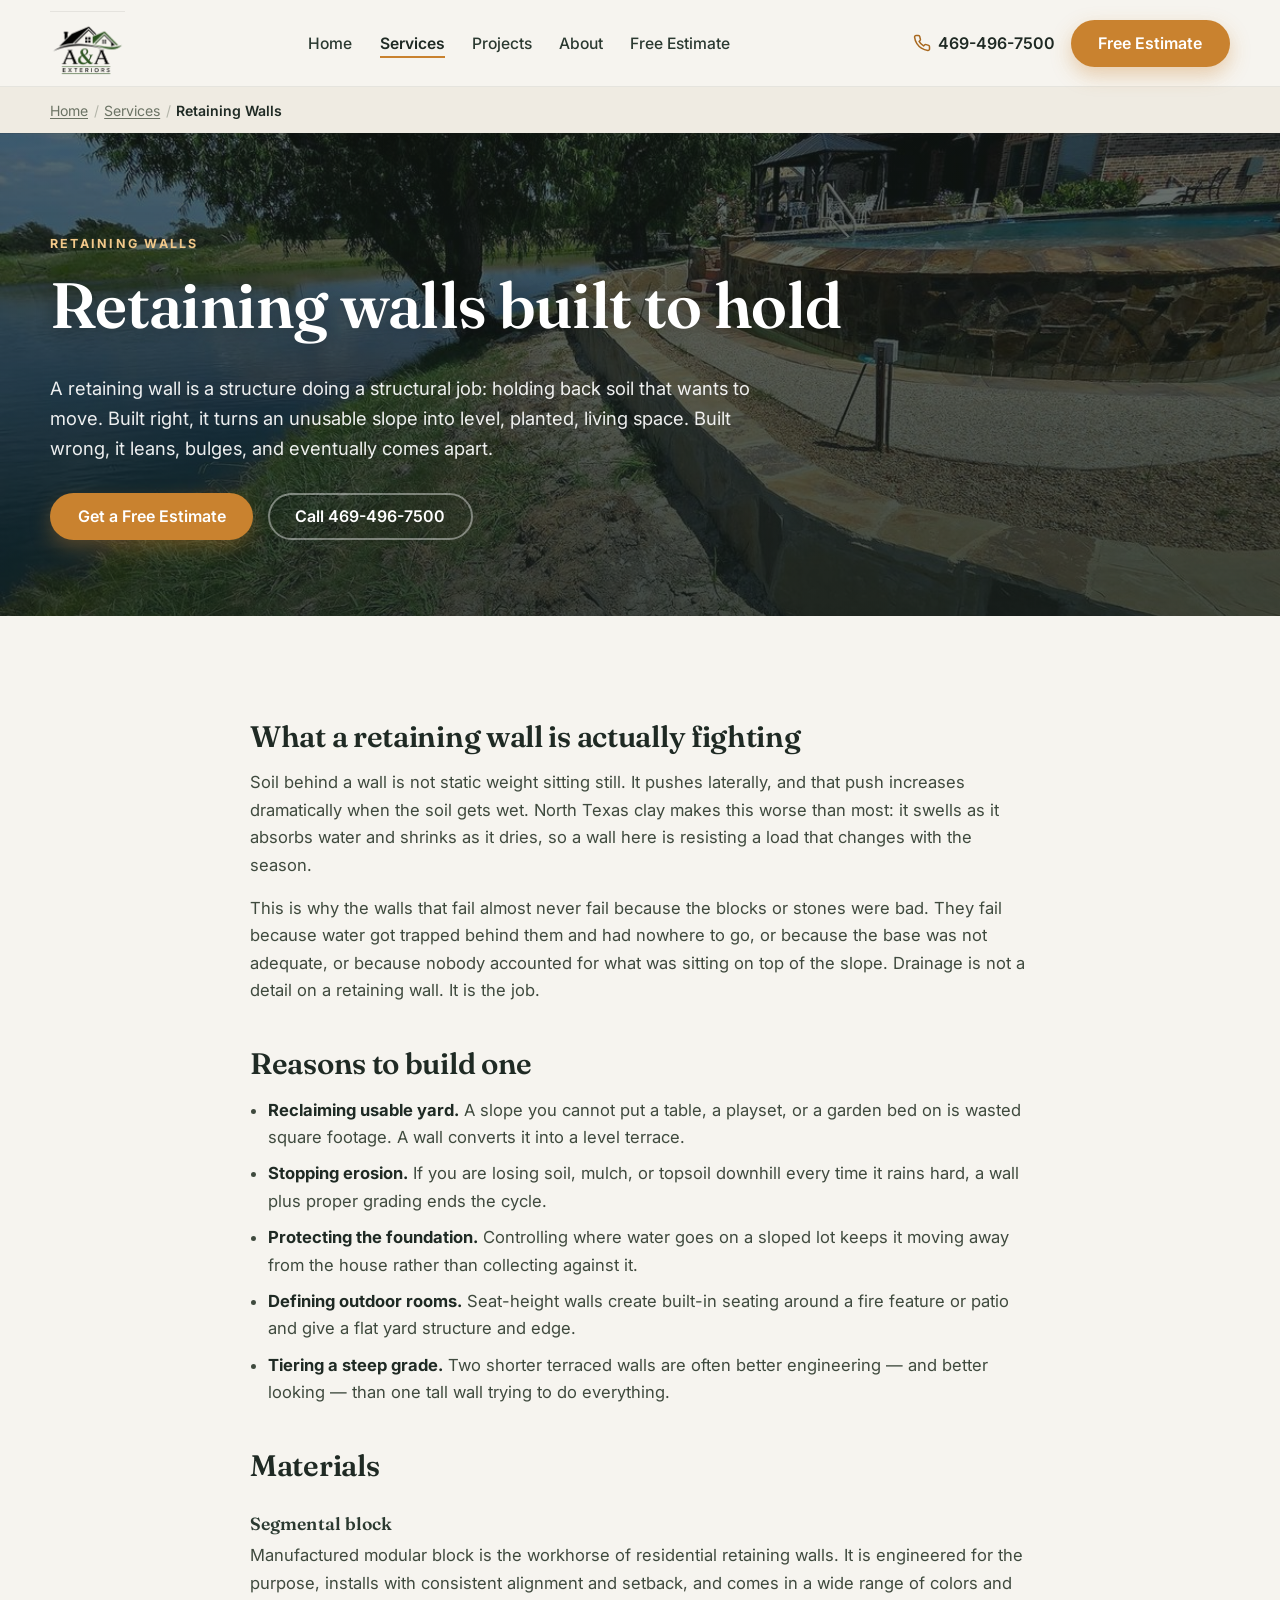
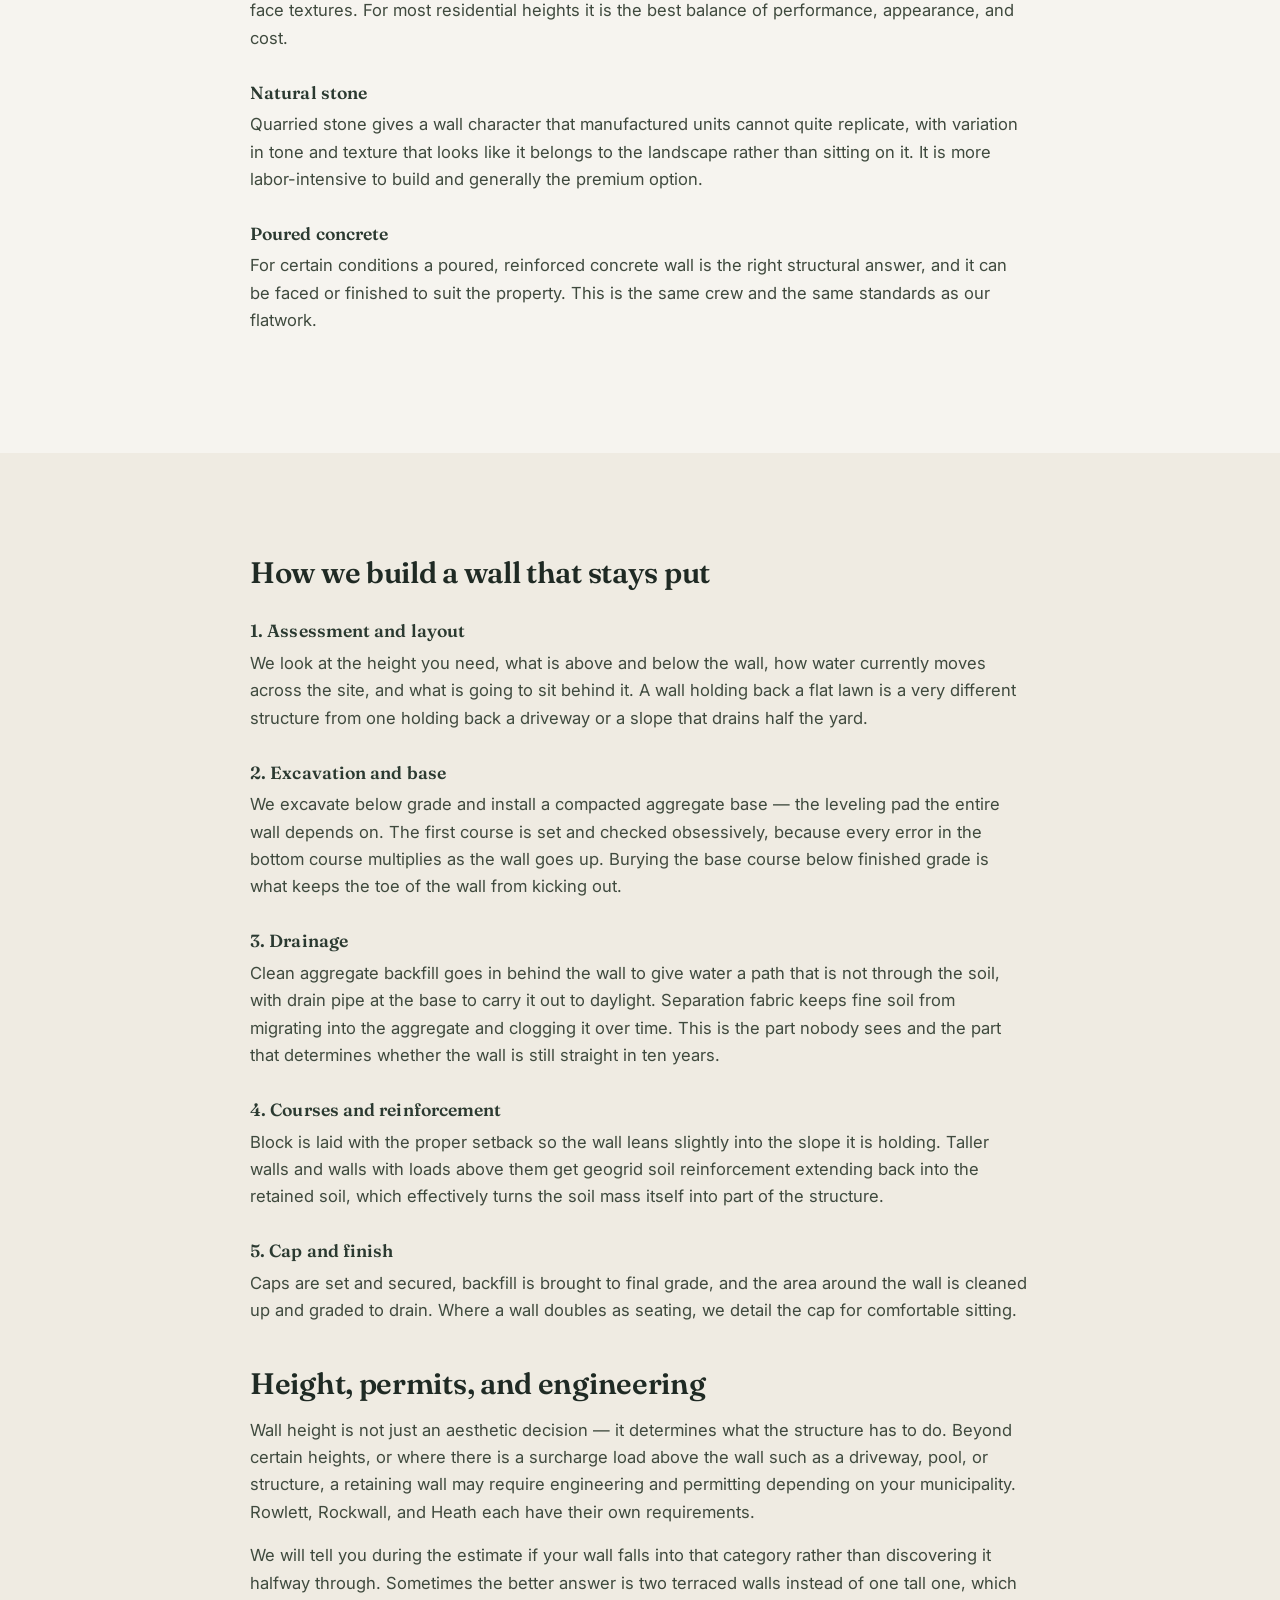
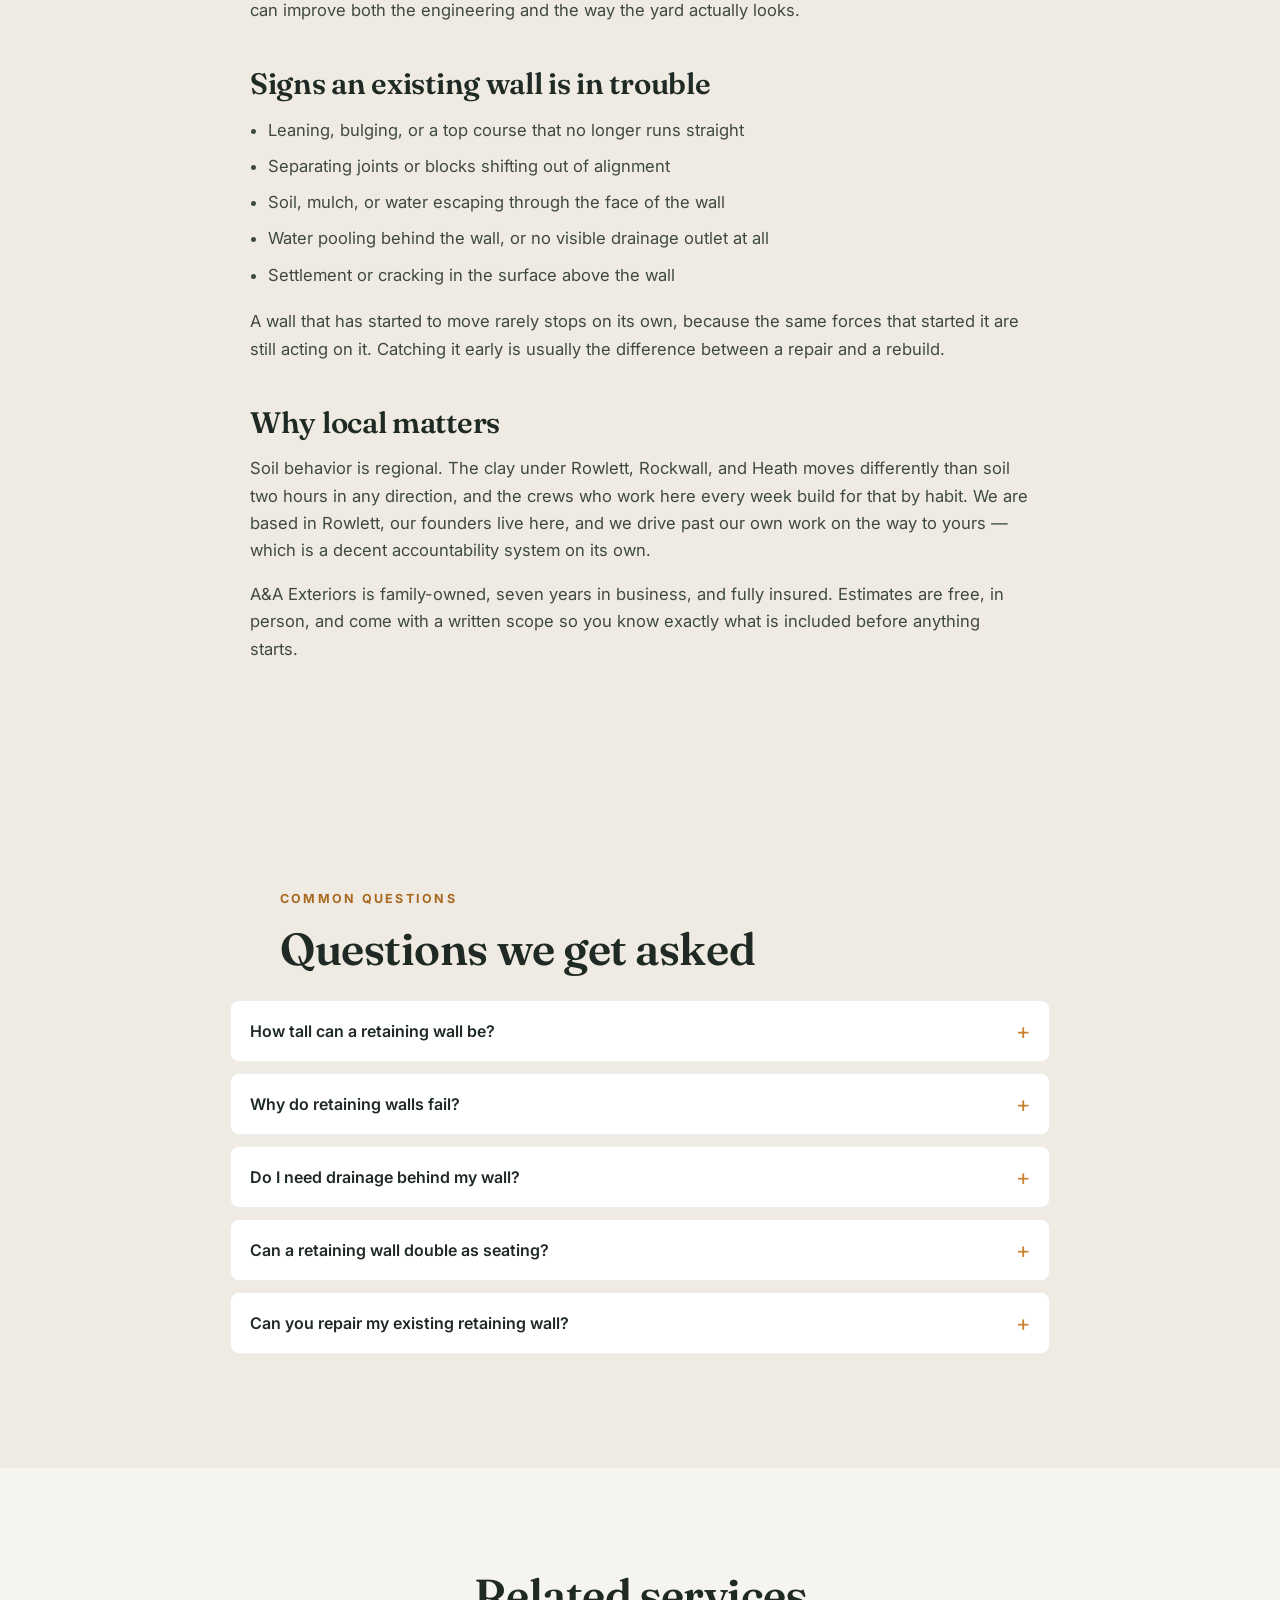
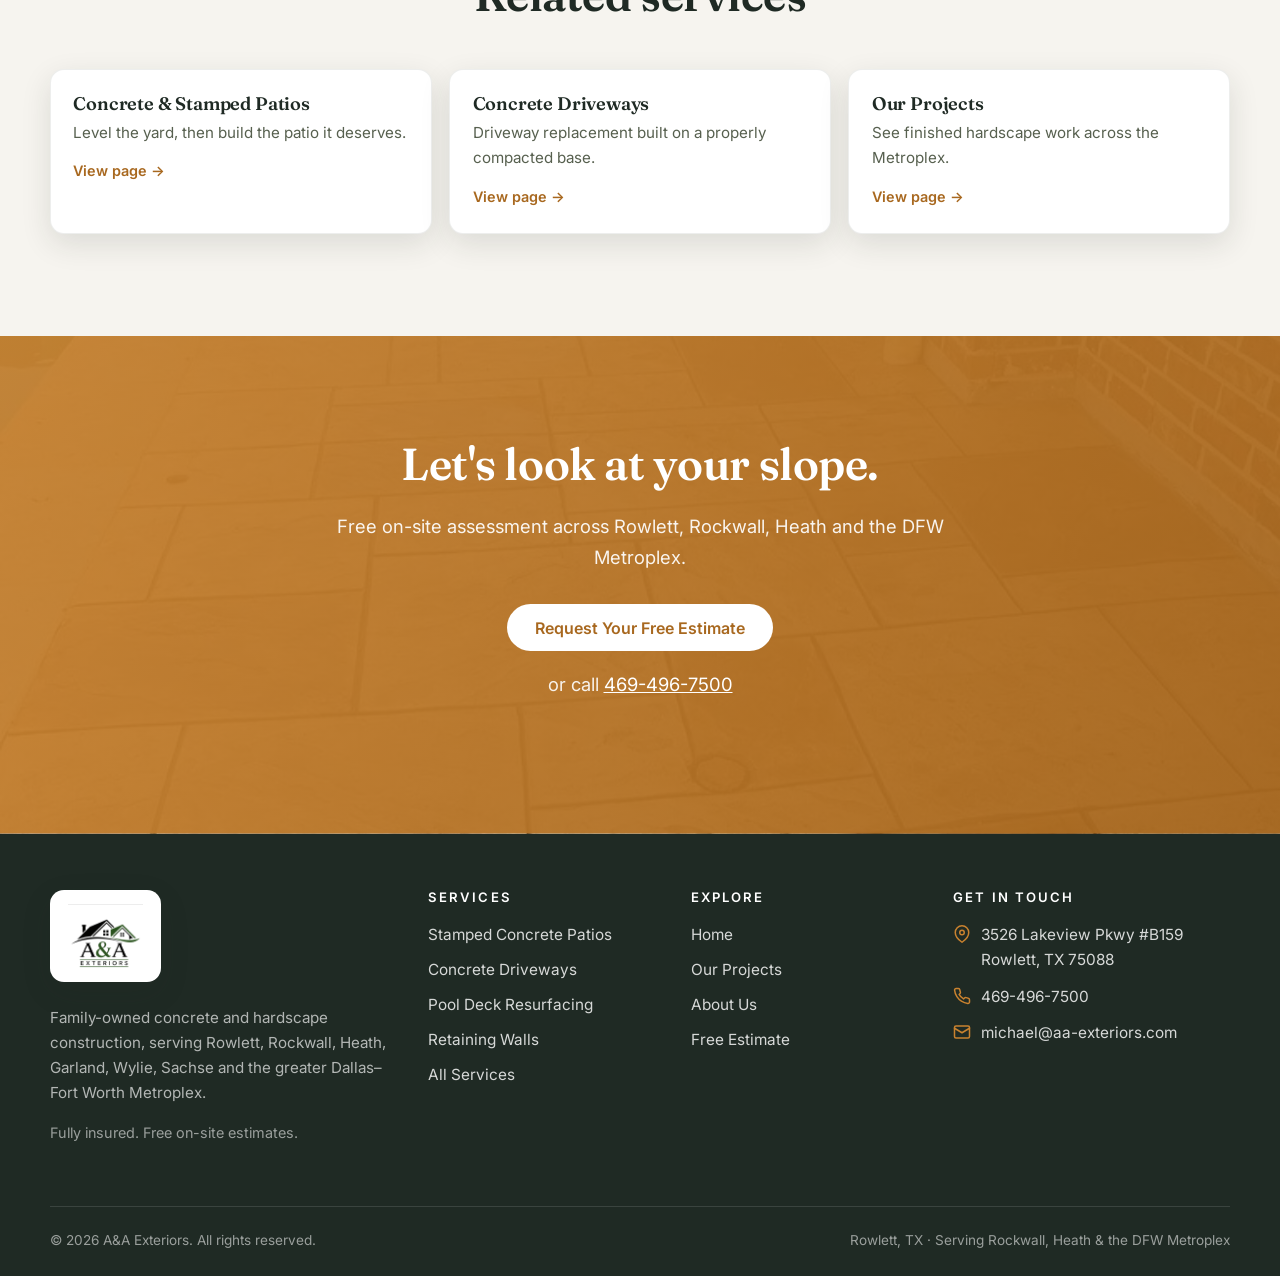
<file: retaining-walls.html>
<!DOCTYPE html>
<html lang="en">
<head>
  <meta charset="UTF-8" />
  <meta name="viewport" content="width=device-width, initial-scale=1.0" />
  <title>Retaining Walls in Rowlett, Rockwall & Heath TX | A&A Exteriors</title>
  <meta name="description" content="Engineered residential retaining walls in Rowlett, Rockwall, Heath and the DFW area. Proper drainage, base, and backfill to control slope and erosion. Free estimates." />
  <link rel="canonical" href="https://aa-exteriors.com/retaining-walls" />
  <meta name="theme-color" content="#1f2a24" />
  <meta property="og:type" content="website" />
  <meta property="og:title" content="Retaining Walls in Rowlett, Rockwall & Heath TX | A&A Exteriors" />
  <meta property="og:description" content="Engineered residential retaining walls in Rowlett, Rockwall, Heath and the DFW area. Proper drainage, base, and backfill to control slope and erosion. Free estimates." />
  <meta property="og:url" content="https://aa-exteriors.com/retaining-walls" />
  <meta property="og:image" content="https://aa-exteriors.com/images/project-lakeside-wall.jpg" />
  <meta name="twitter:card" content="summary_large_image" />
  <link rel="preconnect" href="https://fonts.googleapis.com" />
  <link rel="preconnect" href="https://fonts.gstatic.com" crossorigin />
  <link href="https://fonts.googleapis.com/css2?family=Fraunces:opsz,wght@9..144,500;9..144,600;9..144,700&family=Inter:wght@400;500;600;700&display=swap" rel="stylesheet" />
  <link rel="icon" type="image/png" href="/favicon.png" />
  <link rel="icon" type="image/svg+xml" href="/favicon.svg" />
  <link rel="stylesheet" href="/css/styles.css" />
  <script type="application/ld+json">
  {
    "@context": "https://schema.org",
    "@graph": [
      {
        "@type": "GeneralContractor",
        "@id": "https://aa-exteriors.com/#business",
        "name": "A&A Exteriors",
        "url": "https://aa-exteriors.com/",
        "telephone": "469-496-7500",
        "email": "michael@aa-exteriors.com",
        "image": "https://aa-exteriors.com/images/logo.png",
        "address": {
          "@type": "PostalAddress",
          "streetAddress": "3526 Lakeview Pkwy #B159",
          "addressLocality": "Rowlett",
          "addressRegion": "TX",
          "postalCode": "75088",
          "addressCountry": "US"
        },
        "areaServed": [
          {
            "@type": "City",
            "name": "Rowlett"
          },
          {
            "@type": "City",
            "name": "Rockwall"
          },
          {
            "@type": "City",
            "name": "Heath"
          },
          {
            "@type": "City",
            "name": "Garland"
          },
          {
            "@type": "City",
            "name": "Wylie"
          },
          {
            "@type": "City",
            "name": "Sachse"
          },
          {
            "@type": "City",
            "name": "Royse City"
          },
          {
            "@type": "City",
            "name": "Fate"
          },
          {
            "@type": "City",
            "name": "Forney"
          }
        ]
      },
      {
        "@type": "BreadcrumbList",
        "itemListElement": [
          {
            "@type": "ListItem",
            "position": 1,
            "name": "Home",
            "item": "https://aa-exteriors.com/"
          },
          {
            "@type": "ListItem",
            "position": 2,
            "name": "Services",
            "item": "https://aa-exteriors.com/services"
          },
          {
            "@type": "ListItem",
            "position": 3,
            "name": "Retaining Walls",
            "item": "https://aa-exteriors.com/retaining-walls"
          }
        ]
      },
      {
        "@type": "Service",
        "name": "Retaining Wall Construction",
        "serviceType": "Retaining Wall Construction",
        "provider": {
          "@id": "https://aa-exteriors.com/#business"
        },
        "areaServed": "Dallas-Fort Worth, TX",
        "url": "https://aa-exteriors.com/retaining-walls"
      },
      {
        "@type": "FAQPage",
        "mainEntity": [
          {
            "@type": "Question",
            "name": "How tall can a retaining wall be?",
            "acceptedAnswer": {
              "@type": "Answer",
              "text": "It depends on the wall system, the soil, and what's loading it from above. Past certain heights \u2014 or where a driveway, pool, or structure sits above the wall \u2014 engineering and permitting may be required, and requirements vary between Rowlett, Rockwall, and Heath. We'll flag it during the estimate."
            }
          },
          {
            "@type": "Question",
            "name": "Why do retaining walls fail?",
            "acceptedAnswer": {
              "@type": "Answer",
              "text": "Overwhelmingly, water. Soil behind a wall gets heavier and pushes harder when saturated, so if there's no drainage path the wall is fighting a load it was never designed for. Inadequate base preparation and skipped soil reinforcement are the other two common causes."
            }
          },
          {
            "@type": "Question",
            "name": "Do I need drainage behind my wall?",
            "acceptedAnswer": {
              "@type": "Answer",
              "text": "Yes. Clean aggregate backfill and drain pipe at the base are standard on our walls, not an upgrade. It's the single most important thing determining whether a wall is still straight years from now."
            }
          },
          {
            "@type": "Question",
            "name": "Can a retaining wall double as seating?",
            "acceptedAnswer": {
              "@type": "Answer",
              "text": "Absolutely, and it's one of the better uses of a low wall. Seat-height walls around a patio or fire feature add permanent seating without furniture, and we detail the cap so it's comfortable to actually sit on."
            }
          },
          {
            "@type": "Question",
            "name": "Can you repair my existing retaining wall?",
            "acceptedAnswer": {
              "@type": "Answer",
              "text": "Sometimes. It depends on why it's moving. If the base and drainage were done properly and the issue is localized, repair can make sense. If the wall is failing because drainage was never installed, rebuilding is usually the honest answer \u2014 we'll tell you which one you're looking at."
            }
          }
        ]
      }
    ]
  }
  </script>
</head>
<body>

  <!-- ===================== HEADER ===================== -->
  <header class="site-header">
    <div class="container nav">
      <a class="brand" href="/" aria-label="A&amp;A Exteriors home">
        <img src="/images/logo.png" alt="A&amp;A Exteriors — concrete and hardscape contractor in Rowlett, TX" class="brand__logo" />
      </a>
      <button class="nav__toggle" aria-label="Toggle menu" aria-controls="navLinks" aria-expanded="false">
        <svg viewBox="0 0 24 24" fill="none" stroke="currentColor" stroke-width="2" stroke-linecap="round"><line x1="3" y1="6" x2="21" y2="6"/><line x1="3" y1="12" x2="21" y2="12"/><line x1="3" y1="18" x2="21" y2="18"/></svg>
      </button>
      <ul class="nav__links" id="navLinks">
        <li><a href="/">Home</a></li>
        <li><a href="/services" class="is-active">Services</a></li>
        <li><a href="/projects">Projects</a></li>
        <li><a href="/about">About</a></li>
        <li><a href="/estimate">Free Estimate</a></li>
      </ul>
      <div class="nav__cta">
        <a class="nav__phone" href="tel:+14694967500"><svg width="18" height="18" viewBox="0 0 24 24" fill="none" stroke="currentColor" stroke-width="2" stroke-linecap="round" stroke-linejoin="round"><path d="M22 16.92v3a2 2 0 0 1-2.18 2 19.79 19.79 0 0 1-8.63-3.07 19.5 19.5 0 0 1-6-6 19.79 19.79 0 0 1-3.07-8.67A2 2 0 0 1 4.11 2h3a2 2 0 0 1 2 1.72c.13.96.36 1.9.7 2.81a2 2 0 0 1-.45 2.11L8.09 9.91a16 16 0 0 0 6 6l1.27-1.27a2 2 0 0 1 2.11-.45c.9.34 1.85.57 2.81.7A2 2 0 0 1 22 16.92z"/></svg>
          469-496-7500
        </a>
        <a class="btn btn--primary" href="/estimate">Free Estimate</a>
      </div>
    </div>
  </header>

  <nav class="breadcrumb" aria-label="Breadcrumb"><div class="container"><a href="/">Home</a> <span class="sep">/</span> <a href="/services">Services</a> <span class="sep">/</span> <span aria-current="page">Retaining Walls</span></div></nav>

  <section class="page-hero" style="background-image:linear-gradient(180deg,rgba(20,28,23,.62),rgba(20,28,23,.80)),url('/images/project-lakeside-wall.jpg');">
    <div class="container">
      <span class="eyebrow">Retaining Walls</span>
      <h1>Retaining walls built to hold</h1>
      <p class="lead">A retaining wall is a structure doing a structural job: holding back soil that wants to move. Built right, it turns an unusable slope into level, planted, living space. Built wrong, it leans, bulges, and eventually comes apart.</p>
      <div class="hero__actions">
        <a class="btn btn--primary" href="/estimate">Get a Free Estimate</a>
        <a class="btn btn--onDark" href="tel:+14694967500">Call 469-496-7500</a>
      </div>
    </div>
  </section>

  <section class="section">
    <div class="container prose">
      <h2>What a retaining wall is actually fighting</h2>
      <p>Soil behind a wall is not static weight sitting still. It pushes laterally, and that push increases dramatically when the soil gets wet. North Texas clay makes this worse than most: it swells as it absorbs water and shrinks as it dries, so a wall here is resisting a load that changes with the season.</p>
      <p>This is why the walls that fail almost never fail because the blocks or stones were bad. They fail because water got trapped behind them and had nowhere to go, or because the base was not adequate, or because nobody accounted for what was sitting on top of the slope. Drainage is not a detail on a retaining wall. It is the job.</p>

      <h2>Reasons to build one</h2>
      <ul>
        <li><strong>Reclaiming usable yard.</strong> A slope you cannot put a table, a playset, or a garden bed on is wasted square footage. A wall converts it into a level terrace.</li>
        <li><strong>Stopping erosion.</strong> If you are losing soil, mulch, or topsoil downhill every time it rains hard, a wall plus proper grading ends the cycle.</li>
        <li><strong>Protecting the foundation.</strong> Controlling where water goes on a sloped lot keeps it moving away from the house rather than collecting against it.</li>
        <li><strong>Defining outdoor rooms.</strong> Seat-height walls create built-in seating around a fire feature or patio and give a flat yard structure and edge.</li>
        <li><strong>Tiering a steep grade.</strong> Two shorter terraced walls are often better engineering — and better looking — than one tall wall trying to do everything.</li>
      </ul>

      <h2>Materials</h2>
      <h3>Segmental block</h3>
      <p>Manufactured modular block is the workhorse of residential retaining walls. It is engineered for the purpose, installs with consistent alignment and setback, and comes in a wide range of colors and face textures. For most residential heights it is the best balance of performance, appearance, and cost.</p>

      <h3>Natural stone</h3>
      <p>Quarried stone gives a wall character that manufactured units cannot quite replicate, with variation in tone and texture that looks like it belongs to the landscape rather than sitting on it. It is more labor-intensive to build and generally the premium option.</p>

      <h3>Poured concrete</h3>
      <p>For certain conditions a poured, reinforced concrete wall is the right structural answer, and it can be faced or finished to suit the property. This is the same crew and the same standards as our flatwork.</p>
    </div>
  </section>

  <section class="section" style="background:var(--cream-2);">
    <div class="container prose">
      <h2>How we build a wall that stays put</h2>

      <h3>1. Assessment and layout</h3>
      <p>We look at the height you need, what is above and below the wall, how water currently moves across the site, and what is going to sit behind it. A wall holding back a flat lawn is a very different structure from one holding back a driveway or a slope that drains half the yard.</p>

      <h3>2. Excavation and base</h3>
      <p>We excavate below grade and install a compacted aggregate base — the leveling pad the entire wall depends on. The first course is set and checked obsessively, because every error in the bottom course multiplies as the wall goes up. Burying the base course below finished grade is what keeps the toe of the wall from kicking out.</p>

      <h3>3. Drainage</h3>
      <p>Clean aggregate backfill goes in behind the wall to give water a path that is not through the soil, with drain pipe at the base to carry it out to daylight. Separation fabric keeps fine soil from migrating into the aggregate and clogging it over time. This is the part nobody sees and the part that determines whether the wall is still straight in ten years.</p>

      <h3>4. Courses and reinforcement</h3>
      <p>Block is laid with the proper setback so the wall leans slightly into the slope it is holding. Taller walls and walls with loads above them get geogrid soil reinforcement extending back into the retained soil, which effectively turns the soil mass itself into part of the structure.</p>

      <h3>5. Cap and finish</h3>
      <p>Caps are set and secured, backfill is brought to final grade, and the area around the wall is cleaned up and graded to drain. Where a wall doubles as seating, we detail the cap for comfortable sitting.</p>

      <h2>Height, permits, and engineering</h2>
      <p>Wall height is not just an aesthetic decision — it determines what the structure has to do. Beyond certain heights, or where there is a surcharge load above the wall such as a driveway, pool, or structure, a retaining wall may require engineering and permitting depending on your municipality. Rowlett, Rockwall, and Heath each have their own requirements.</p>
      <p>We will tell you during the estimate if your wall falls into that category rather than discovering it halfway through. Sometimes the better answer is two terraced walls instead of one tall one, which can improve both the engineering and the way the yard actually looks.</p>

      <h2>Signs an existing wall is in trouble</h2>
      <ul>
        <li>Leaning, bulging, or a top course that no longer runs straight</li>
        <li>Separating joints or blocks shifting out of alignment</li>
        <li>Soil, mulch, or water escaping through the face of the wall</li>
        <li>Water pooling behind the wall, or no visible drainage outlet at all</li>
        <li>Settlement or cracking in the surface above the wall</li>
      </ul>
      <p>A wall that has started to move rarely stops on its own, because the same forces that started it are still acting on it. Catching it early is usually the difference between a repair and a rebuild.</p>

      <h2>Why local matters</h2>
      <p>Soil behavior is regional. The clay under Rowlett, Rockwall, and Heath moves differently than soil two hours in any direction, and the crews who work here every week build for that by habit. We are based in Rowlett, our founders live here, and we drive past our own work on the way to yours — which is a decent accountability system on its own.</p>
      <p>A&amp;A Exteriors is family-owned, seven years in business, and fully insured. Estimates are free, in person, and come with a written scope so you know exactly what is included before anything starts.</p>

    </div>
  </section>

  <section class="section" style="background:var(--cream-2);">
    <div class="container" style="max-width:820px;">
      <div class="section-head reveal" style="margin-bottom:1.6rem;">
        <span class="eyebrow">Common Questions</span>
        <h2>Questions we get asked</h2>
      </div>
      <div class="reveal">
        <details class="faq-item">
          <summary>How tall can a retaining wall be?</summary>
          <div class="faq-a">It depends on the wall system, the soil, and what's loading it from above. Past certain heights — or where a driveway, pool, or structure sits above the wall — engineering and permitting may be required, and requirements vary between Rowlett, Rockwall, and Heath. We'll flag it during the estimate.</div>
        </details>
        <details class="faq-item">
          <summary>Why do retaining walls fail?</summary>
          <div class="faq-a">Overwhelmingly, water. Soil behind a wall gets heavier and pushes harder when saturated, so if there's no drainage path the wall is fighting a load it was never designed for. Inadequate base preparation and skipped soil reinforcement are the other two common causes.</div>
        </details>
        <details class="faq-item">
          <summary>Do I need drainage behind my wall?</summary>
          <div class="faq-a">Yes. Clean aggregate backfill and drain pipe at the base are standard on our walls, not an upgrade. It's the single most important thing determining whether a wall is still straight years from now.</div>
        </details>
        <details class="faq-item">
          <summary>Can a retaining wall double as seating?</summary>
          <div class="faq-a">Absolutely, and it's one of the better uses of a low wall. Seat-height walls around a patio or fire feature add permanent seating without furniture, and we detail the cap so it's comfortable to actually sit on.</div>
        </details>
        <details class="faq-item">
          <summary>Can you repair my existing retaining wall?</summary>
          <div class="faq-a">Sometimes. It depends on why it's moving. If the base and drainage were done properly and the issue is localized, repair can make sense. If the wall is failing because drainage was never installed, rebuilding is usually the honest answer — we'll tell you which one you're looking at.</div>
        </details>
      </div>
    </div>
  </section>

  <section class="section">
    <div class="container">
      <div class="section-head center reveal"><h2>Related services</h2></div>
      <div class="related-grid">
        <a class="related-card reveal" href="/concrete-patios-stamped-concrete">
          <h3>Concrete & Stamped Patios</h3>
          <p>Level the yard, then build the patio it deserves.</p>
          <span class="related-go">View page &rarr;</span>
        </a>
        <a class="related-card reveal" href="/concrete-driveways">
          <h3>Concrete Driveways</h3>
          <p>Driveway replacement built on a properly compacted base.</p>
          <span class="related-go">View page &rarr;</span>
        </a>
        <a class="related-card reveal" href="/projects">
          <h3>Our Projects</h3>
          <p>See finished hardscape work across the Metroplex.</p>
          <span class="related-go">View page &rarr;</span>
        </a>
      </div>
    </div>
  </section>

  <!-- ===================== CTA ===================== -->
  <section class="section cta-band">
    <div class="container">
      <h2 class="reveal">Let's look at your slope.</h2>
      <p class="reveal">Free on-site assessment across Rowlett, Rockwall, Heath and the DFW Metroplex.</p>
      <a class="btn btn--light reveal" href="/estimate">Request Your Free Estimate</a>
      <p style="margin-top:1.1rem;color:rgba(255,255,255,.9);">or call <a href="tel:+14694967500" style="color:#fff;text-decoration:underline;">469-496-7500</a></p>
    </div>
  </section>

  <!-- ===================== FOOTER ===================== -->
  <footer class="site-footer">
    <div class="container">
      <div class="footer-grid footer-grid--4">
        <div class="footer-brand">
          <div class="footer-logo"><img src="/images/logo.png" alt="A&amp;A Exteriors" /></div>
          <p>Family-owned concrete and hardscape construction, serving Rowlett, Rockwall, Heath, Garland, Wylie, Sachse and the greater Dallas&ndash;Fort Worth Metroplex.</p>
          <p style="font-size:.9rem;color:rgba(255,255,255,.55);">Fully insured. Free on-site estimates.</p>
        </div>
        <div>
          <h4>Services</h4>
          <ul class="footer-links">
            <li><a href="/concrete-patios-stamped-concrete">Stamped Concrete Patios</a></li>
            <li><a href="/concrete-driveways">Concrete Driveways</a></li>
            <li><a href="/pool-deck-resurfacing">Pool Deck Resurfacing</a></li>
            <li><a href="/retaining-walls">Retaining Walls</a></li>
            <li><a href="/services">All Services</a></li>
          </ul>
        </div>
        <div>
          <h4>Explore</h4>
          <ul class="footer-links">
            <li><a href="/">Home</a></li>
            <li><a href="/projects">Our Projects</a></li>
            <li><a href="/about">About Us</a></li>
            <li><a href="/estimate">Free Estimate</a></li>
          </ul>
        </div>
        <div>
          <h4>Get In Touch</h4>
          <ul class="footer-contact">
            <li><svg viewBox="0 0 24 24" fill="none" stroke="currentColor" stroke-width="2" stroke-linecap="round" stroke-linejoin="round"><path d="M21 10c0 7-9 13-9 13s-9-6-9-13a9 9 0 0 1 18 0z"/><circle cx="12" cy="10" r="3"/></svg><span>3526 Lakeview Pkwy #B159<br/>Rowlett, TX 75088</span></li>
            <li><svg viewBox="0 0 24 24" fill="none" stroke="currentColor" stroke-width="2" stroke-linecap="round" stroke-linejoin="round"><path d="M22 16.92v3a2 2 0 0 1-2.18 2 19.79 19.79 0 0 1-8.63-3.07 19.5 19.5 0 0 1-6-6 19.79 19.79 0 0 1-3.07-8.67A2 2 0 0 1 4.11 2h3a2 2 0 0 1 2 1.72c.13.96.36 1.9.7 2.81a2 2 0 0 1-.45 2.11L8.09 9.91a16 16 0 0 0 6 6l1.27-1.27a2 2 0 0 1 2.11-.45c.9.34 1.85.57 2.81.7A2 2 0 0 1 22 16.92z"/></svg><a href="tel:+14694967500">469-496-7500</a></li>
            <li><svg viewBox="0 0 24 24" fill="none" stroke="currentColor" stroke-width="2" stroke-linecap="round" stroke-linejoin="round"><rect x="2" y="4" width="20" height="16" rx="2"/><path d="m22 7-10 6L2 7"/></svg><a href="mailto:michael@aa-exteriors.com">michael@aa-exteriors.com</a></li>
          </ul>
        </div>
      </div>
      <div class="footer-bottom">
        <span>&copy; <span data-year>2026</span> A&amp;A Exteriors. All rights reserved.</span>
        <span>Rowlett, TX &middot; Serving Rockwall, Heath &amp; the DFW Metroplex</span>
      </div>
    </div>
  </footer>

  <script src="/js/main.js"></script>
</body>
</html>
</file>
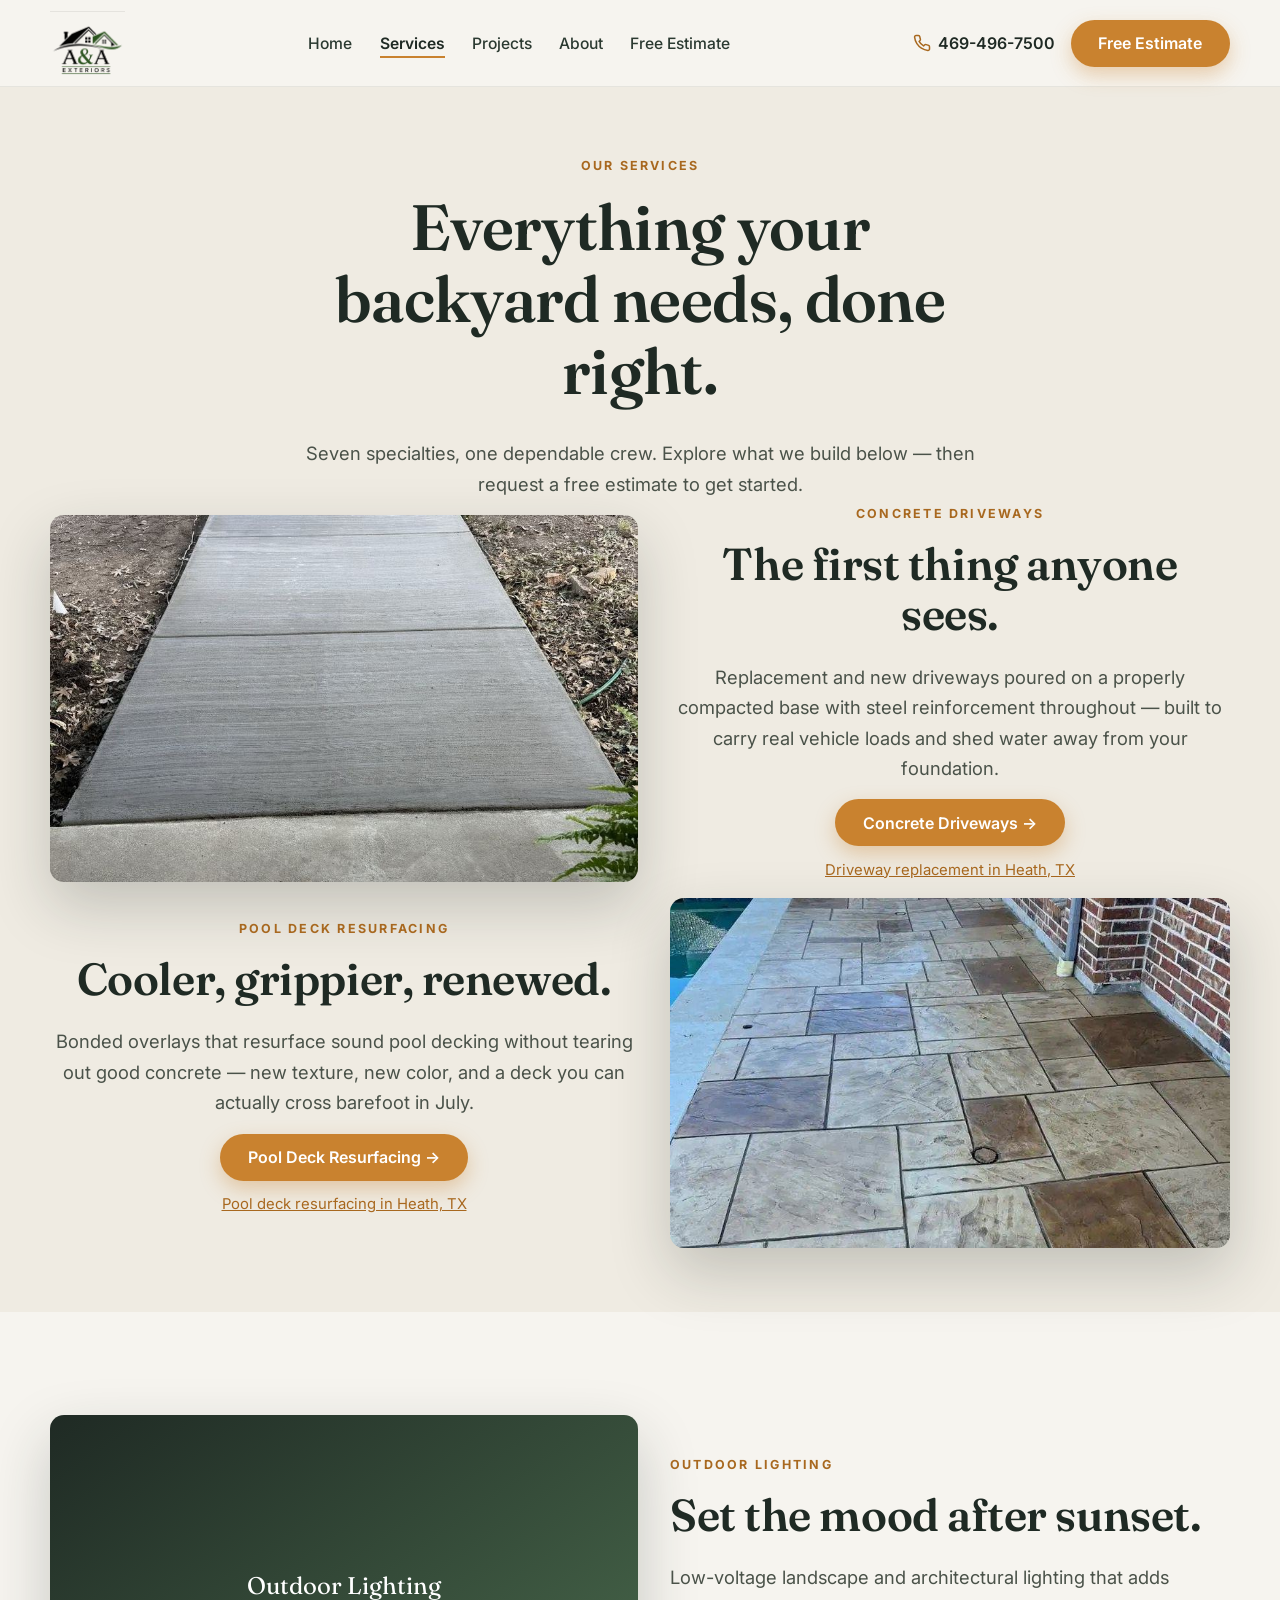
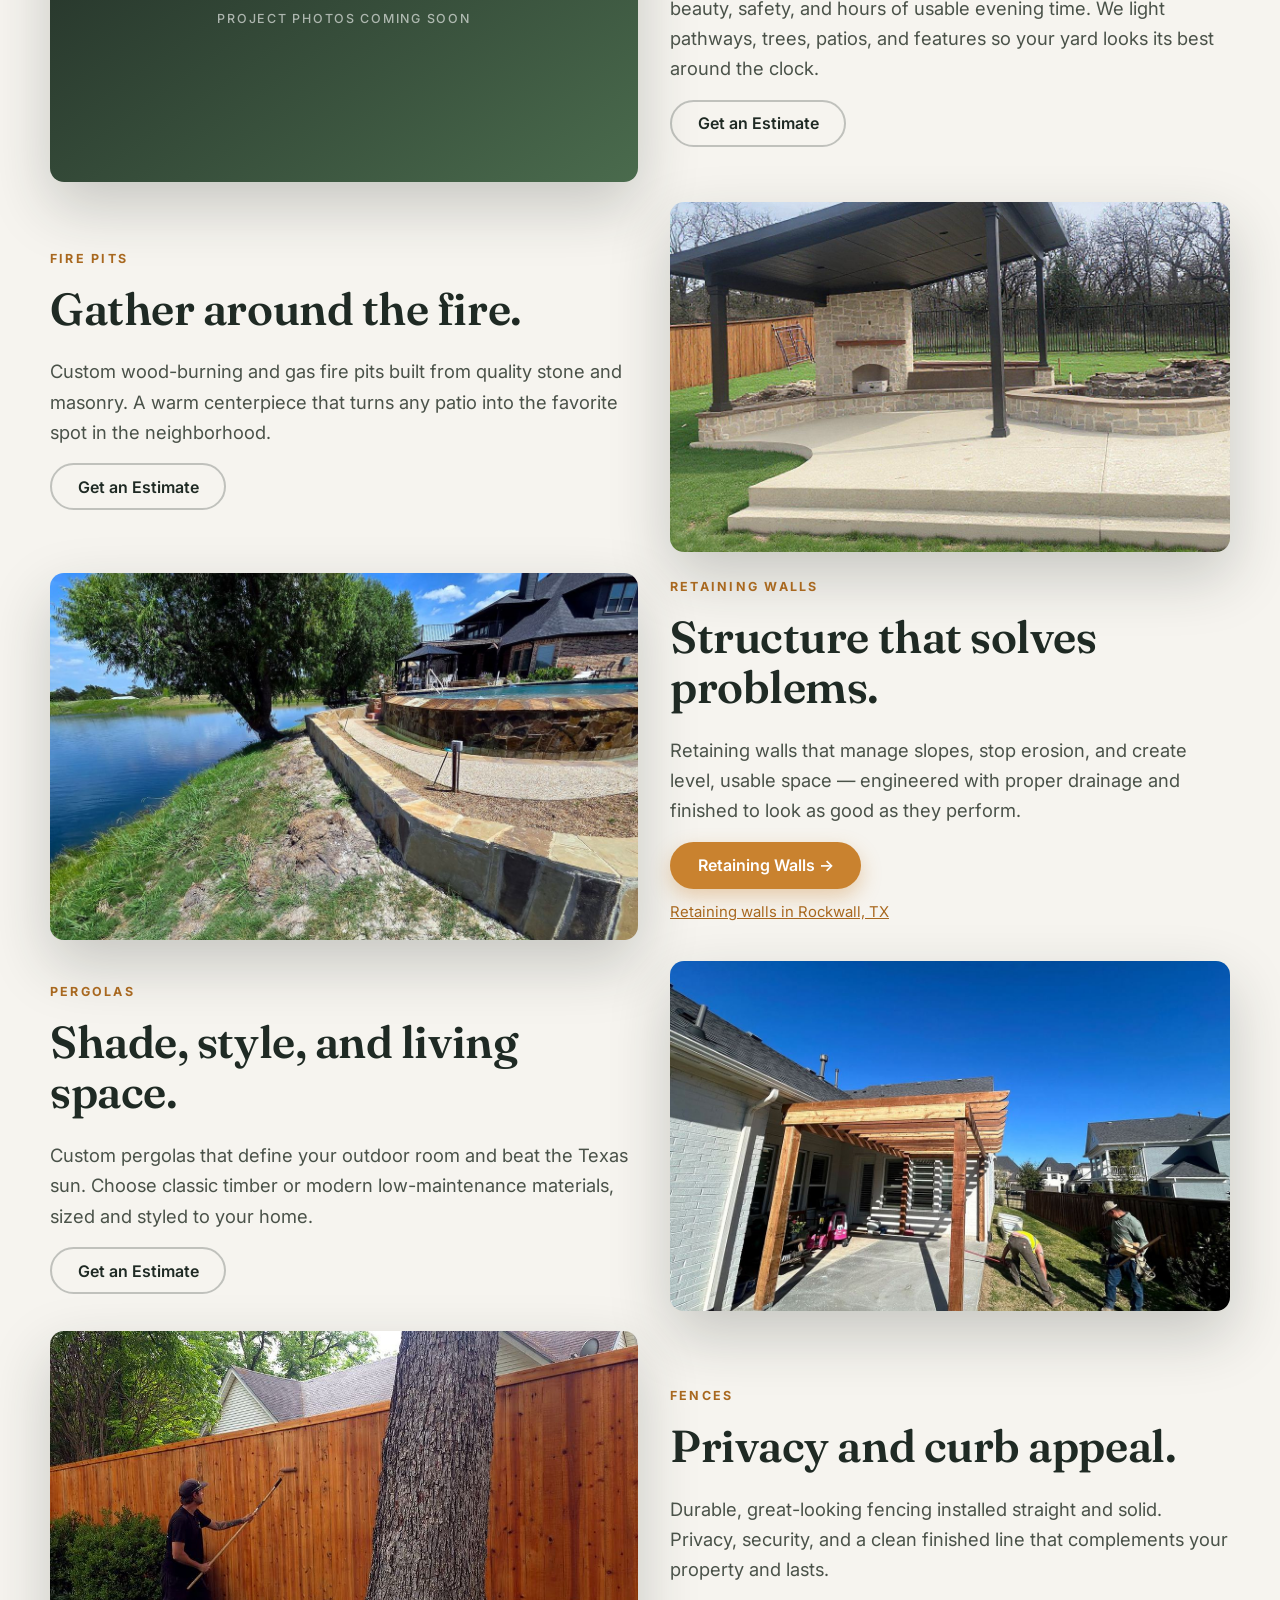
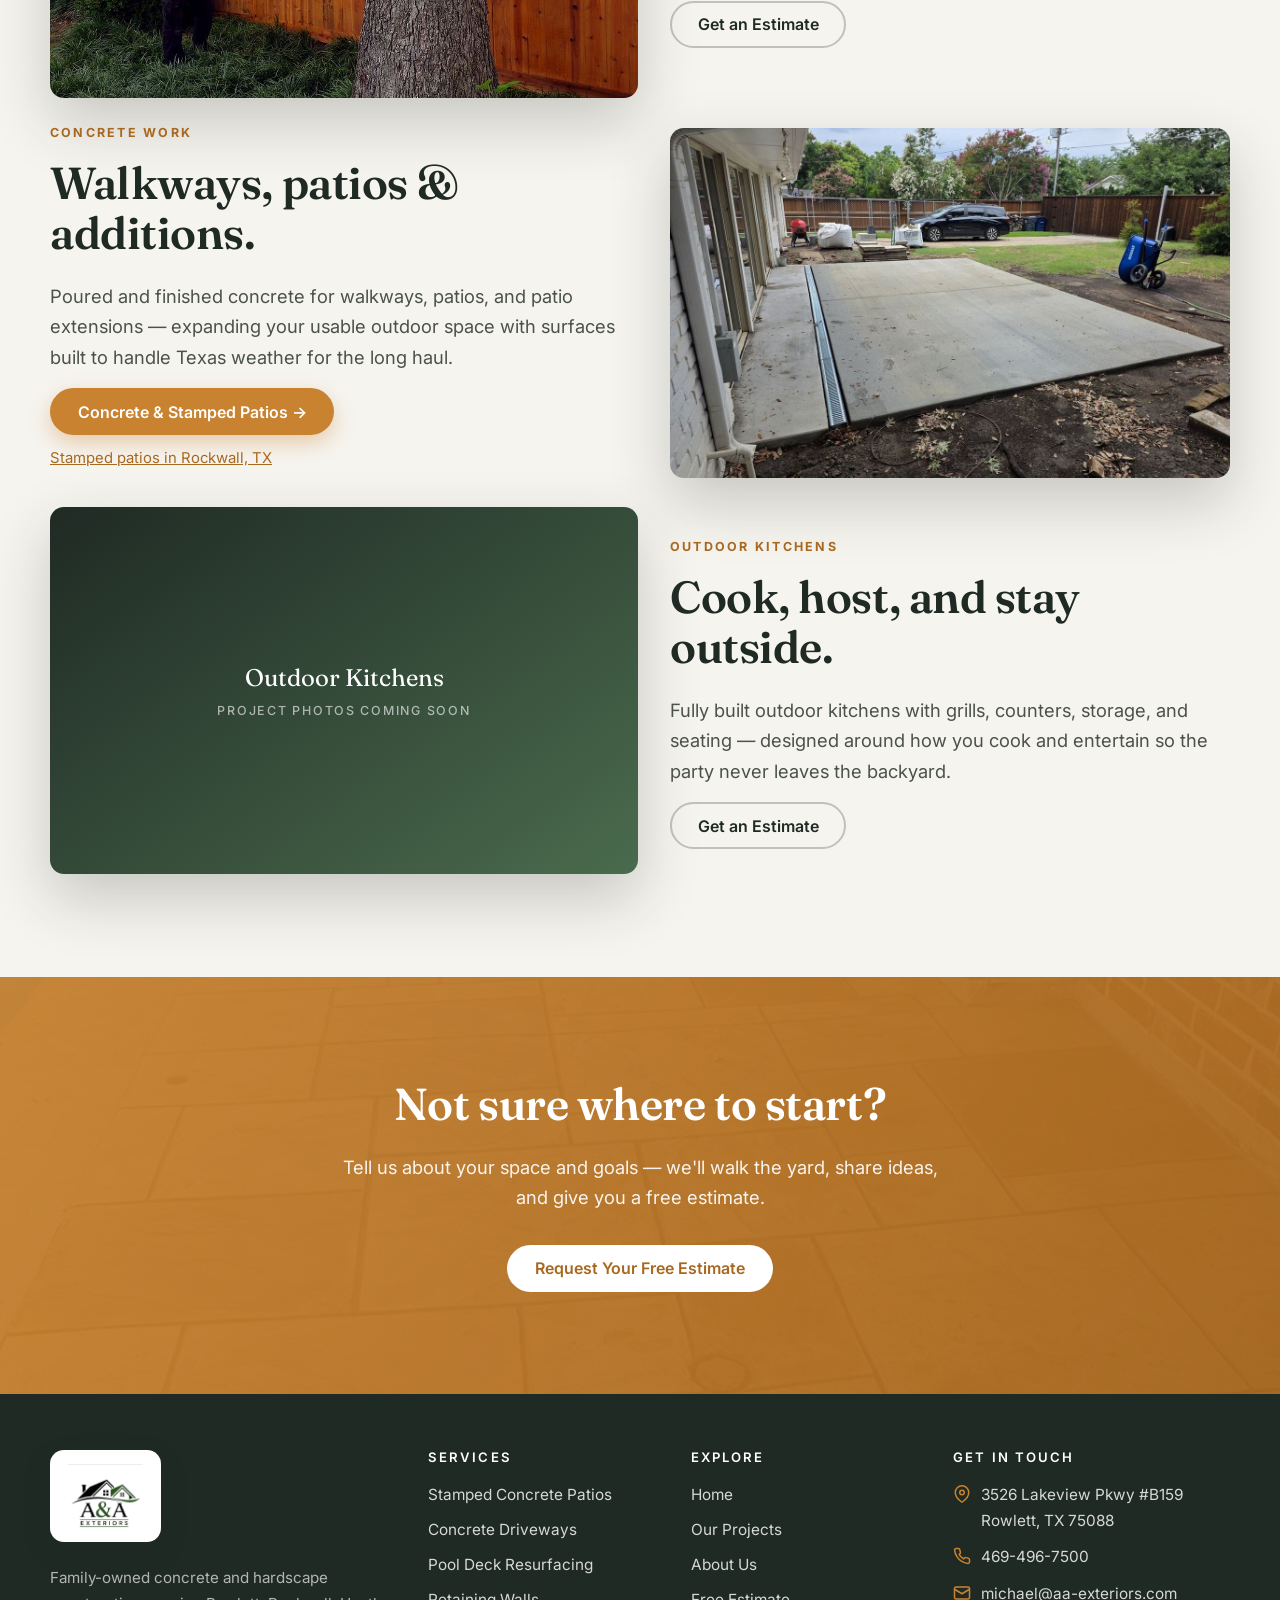
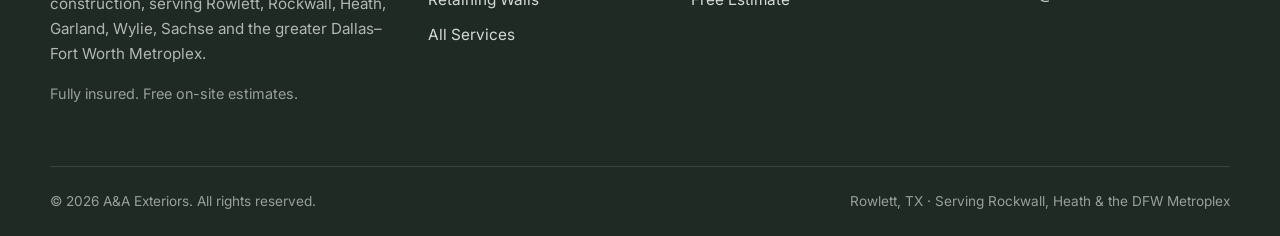
<file: services.html>
<!DOCTYPE html>
<html lang="en">
<head>
  <meta charset="UTF-8" />
  <meta name="viewport" content="width=device-width, initial-scale=1.0" />
  <title>Concrete &amp; Hardscape Services | Rowlett, Rockwall &amp; Heath TX | A&amp;A Exteriors</title>
  <meta name="description" content="Stamped concrete patios, driveways, pool deck resurfacing, retaining walls, pergolas, fences and outdoor kitchens. Serving Rowlett, Rockwall, Heath and the DFW Metroplex." />
  <meta name="theme-color" content="#1f2a24" />
  <link rel="preconnect" href="https://fonts.googleapis.com" />
  <link rel="preconnect" href="https://fonts.gstatic.com" crossorigin />
  <link href="https://fonts.googleapis.com/css2?family=Fraunces:opsz,wght@9..144,500;9..144,600;9..144,700&family=Inter:wght@400;500;600;700&display=swap" rel="stylesheet" />
  <link rel="icon" type="image/png" href="/favicon.png" />
  <link rel="icon" type="image/svg+xml" href="/favicon.svg" />
  <link rel="canonical" href="https://aa-exteriors.com/services" />
  <meta property="og:type" content="website" />
  <meta property="og:title" content="Concrete &amp; Hardscape Services | Rowlett, Rockwall &amp; Heath TX | A&amp;A Exteriors" />
  <meta property="og:description" content="Stamped concrete patios, driveways, pool deck resurfacing, retaining walls, pergolas, fences and outdoor kitchens. Serving Rowlett, Rockwall, Heath and the DFW Metroplex." />
  <meta property="og:url" content="https://aa-exteriors.com/services" />
  <meta property="og:image" content="https://aa-exteriors.com/images/work-fireplace.jpg" />
  <meta name="twitter:card" content="summary_large_image" />
  <link rel="stylesheet" href="/css/styles.css" />
  <script type="application/ld+json">
  {
    "@context": "https://schema.org",
    "@graph": [
      {
        "@type": "GeneralContractor",
        "@id": "https://aa-exteriors.com/#business",
        "name": "A&A Exteriors",
        "url": "https://aa-exteriors.com/",
        "telephone": "469-496-7500",
        "email": "michael@aa-exteriors.com",
        "image": "https://aa-exteriors.com/images/logo.png",
        "address": {
          "@type": "PostalAddress",
          "streetAddress": "3526 Lakeview Pkwy #B159",
          "addressLocality": "Rowlett",
          "addressRegion": "TX",
          "postalCode": "75088",
          "addressCountry": "US"
        },
        "areaServed": [
          {
            "@type": "City",
            "name": "Rowlett"
          },
          {
            "@type": "City",
            "name": "Rockwall"
          },
          {
            "@type": "City",
            "name": "Heath"
          },
          {
            "@type": "City",
            "name": "Garland"
          },
          {
            "@type": "City",
            "name": "Wylie"
          },
          {
            "@type": "City",
            "name": "Sachse"
          },
          {
            "@type": "City",
            "name": "Royse City"
          },
          {
            "@type": "City",
            "name": "Fate"
          },
          {
            "@type": "City",
            "name": "Forney"
          }
        ]
      },
      {
        "@type": "BreadcrumbList",
        "itemListElement": [
          {
            "@type": "ListItem",
            "position": 1,
            "name": "Home",
            "item": "https://aa-exteriors.com/"
          },
          {
            "@type": "ListItem",
            "position": 2,
            "name": "Concrete & Hardscape Services",
            "item": "https://aa-exteriors.com/services"
          }
        ]
      }
    ]
  }
  </script>
</head>
<body>
  <!-- ===================== HEADER ===================== -->
  <header class="site-header">
    <div class="container nav">
      <a class="brand" href="/" aria-label="A&amp;A Exteriors home">
        <img src="/images/logo.png" alt="A&amp;A Exteriors — concrete and hardscape contractor in Rowlett, TX" class="brand__logo" />
      </a>
      <button class="nav__toggle" aria-label="Toggle menu" aria-controls="navLinks" aria-expanded="false">
        <svg viewBox="0 0 24 24" fill="none" stroke="currentColor" stroke-width="2" stroke-linecap="round"><line x1="3" y1="6" x2="21" y2="6"/><line x1="3" y1="12" x2="21" y2="12"/><line x1="3" y1="18" x2="21" y2="18"/></svg>
      </button>
      <ul class="nav__links" id="navLinks">
        <li><a href="/">Home</a></li>
        <li><a href="/services" class="is-active">Services</a></li>
        <li><a href="/projects">Projects</a></li>
        <li><a href="/about">About</a></li>
        <li><a href="/estimate">Free Estimate</a></li>
      </ul>
      <div class="nav__cta">
        <a class="nav__phone" href="tel:+14694967500"><svg width="18" height="18" viewBox="0 0 24 24" fill="none" stroke="currentColor" stroke-width="2" stroke-linecap="round" stroke-linejoin="round"><path d="M22 16.92v3a2 2 0 0 1-2.18 2 19.79 19.79 0 0 1-8.63-3.07 19.5 19.5 0 0 1-6-6 19.79 19.79 0 0 1-3.07-8.67A2 2 0 0 1 4.11 2h3a2 2 0 0 1 2 1.72c.13.96.36 1.9.7 2.81a2 2 0 0 1-.45 2.11L8.09 9.91a16 16 0 0 0 6 6l1.27-1.27a2 2 0 0 1 2.11-.45c.9.34 1.85.57 2.81.7A2 2 0 0 1 22 16.92z"/></svg>
          469-496-7500
        </a>
        <a class="btn btn--primary" href="/estimate">Free Estimate</a>
      </div>
    </div>
  </header>

  <!-- ===================== PAGE HERO ===================== -->
  <section class="section--tight" style="background:var(--cream-2);">
    <div class="container center">
      <span class="eyebrow">Our Services</span>
      <h1 style="max-width:16ch;margin-inline:auto;">Everything your backyard needs, done right.</h1>
      <p class="lead" style="margin:1rem auto 0;">Seven specialties, one dependable crew. Explore what we build below — then request a free estimate to get started.</p>
      <!-- Concrete Driveways -->
      <article id="driveways" class="split reveal" style="gap:2rem;">
        <div class="split__media" style="aspect-ratio:16/10;background-image:url('/images/work-walkway.jpg')"></div>
        <div>
          <span class="eyebrow">Concrete Driveways</span>
          <h2>The first thing anyone sees.</h2>
          <p class="lead">Replacement and new driveways poured on a properly compacted base with steel reinforcement throughout &mdash; built to carry real vehicle loads and shed water away from your foundation.</p>
          <a class="btn btn--primary" href="/concrete-driveways">Concrete Driveways &rarr;</a>
          <p style="margin-top:.7rem;font-size:.93rem;"><a href="/concrete-driveway-replacement-heath-tx" style="color:var(--amber-dark);text-decoration:underline;">Driveway replacement in Heath, TX</a></p>
        </div>
      </article>

      <!-- Pool Deck Resurfacing -->
      <article id="pool-decks" class="split reveal" style="gap:2rem;">
        <div>
          <span class="eyebrow">Pool Deck Resurfacing</span>
          <h2>Cooler, grippier, renewed.</h2>
          <p class="lead">Bonded overlays that resurface sound pool decking without tearing out good concrete &mdash; new texture, new color, and a deck you can actually cross barefoot in July.</p>
          <a class="btn btn--primary" href="/pool-deck-resurfacing">Pool Deck Resurfacing &rarr;</a>
          <p style="margin-top:.7rem;font-size:.93rem;"><a href="/pool-deck-resurfacing-heath-tx" style="color:var(--amber-dark);text-decoration:underline;">Pool deck resurfacing in Heath, TX</a></p>
        </div>
        <div class="split__media" style="aspect-ratio:16/10;background-image:url('/images/work-stamped.jpg')"></div>
      </article>

    </div>
  </section>

  <!-- ===================== SERVICE DETAILS ===================== -->
  <section class="section">
    <div class="container" style="display:grid;gap:1.25rem;">

      <!-- Outdoor Lighting -->
      <article id="lighting" class="split reveal" style="gap:2rem;">
        <div class="split__media split__media--brand" style="aspect-ratio:16/10;"><span>Outdoor Lighting<small>Project photos coming soon</small></span></div>
        <div>
          <span class="eyebrow">Outdoor Lighting</span>
          <h2>Set the mood after sunset.</h2>
          <p class="lead">Low-voltage landscape and architectural lighting that adds beauty, safety, and hours of usable evening time. We light pathways, trees, patios, and features so your yard looks its best around the clock.</p>
          <a class="btn btn--ghost" href="/estimate">Get an Estimate</a>
        </div>
      </article>

      <!-- Fire Pits -->
      <article id="fire-pits" class="split reveal" style="gap:2rem;">
        <div>
          <span class="eyebrow">Fire Pits</span>
          <h2>Gather around the fire.</h2>
          <p class="lead">Custom wood-burning and gas fire pits built from quality stone and masonry. A warm centerpiece that turns any patio into the favorite spot in the neighborhood.</p>
          <a class="btn btn--ghost" href="/estimate">Get an Estimate</a>
        </div>
        <div class="split__media" style="aspect-ratio:16/10;background-image:url('/images/work-fireplace.jpg')"></div>
      </article>

      <!-- Retaining Walls -->
      <article id="retaining-walls" class="split reveal" style="gap:2rem;">
        <div class="split__media" style="aspect-ratio:16/10;background-image:url('/images/project-lakeside-wall.jpg')"></div>
        <div>
          <span class="eyebrow">Retaining Walls</span>
          <h2>Structure that solves problems.</h2>
          <p class="lead">Retaining walls that manage slopes, stop erosion, and create level, usable space — engineered with proper drainage and finished to look as good as they perform.</p>
          <a class="btn btn--primary" href="/retaining-walls">Retaining Walls &rarr;</a>
          <p style="margin-top:.7rem;font-size:.93rem;"><a href="/retaining-walls-rockwall-tx" style="color:var(--amber-dark);text-decoration:underline;">Retaining walls in Rockwall, TX</a></p>
        </div>
      </article>

      <!-- Pergolas -->
      <article id="pergolas" class="split reveal" style="gap:2rem;">
        <div>
          <span class="eyebrow">Pergolas</span>
          <h2>Shade, style, and living space.</h2>
          <p class="lead">Custom pergolas that define your outdoor room and beat the Texas sun. Choose classic timber or modern low-maintenance materials, sized and styled to your home.</p>
          <a class="btn btn--ghost" href="/estimate">Get an Estimate</a>
        </div>
        <div class="split__media" style="aspect-ratio:16/10;background-image:url('/images/project-pergola.jpg')"></div>
      </article>

      <!-- Fences -->
      <article id="fences" class="split reveal" style="gap:2rem;">
        <div class="split__media" style="aspect-ratio:16/10;background-image:url('/images/project-cedar-fence.jpg')"></div>
        <div>
          <span class="eyebrow">Fences</span>
          <h2>Privacy and curb appeal.</h2>
          <p class="lead">Durable, great-looking fencing installed straight and solid. Privacy, security, and a clean finished line that complements your property and lasts.</p>
          <a class="btn btn--ghost" href="/estimate">Get an Estimate</a>
        </div>
      </article>

      <!-- Concrete Work -->
      <article id="concrete" class="split reveal" style="gap:2rem;">
        <div>
          <span class="eyebrow">Concrete Work</span>
          <h2>Walkways, patios &amp; additions.</h2>
          <p class="lead">Poured and finished concrete for walkways, patios, and patio extensions — expanding your usable outdoor space with surfaces built to handle Texas weather for the long haul.</p>
          <a class="btn btn--primary" href="/concrete-patios-stamped-concrete">Concrete &amp; Stamped Patios &rarr;</a>
          <p style="margin-top:.7rem;font-size:.93rem;"><a href="/stamped-concrete-patio-rockwall-tx" style="color:var(--amber-dark);text-decoration:underline;">Stamped patios in Rockwall, TX</a></p>
        </div>
        <div class="split__media" style="aspect-ratio:16/10;background-image:url('/images/work-patio.jpg')"></div>
      </article>

      <!-- Outdoor Kitchens -->
      <article id="outdoor-kitchens" class="split reveal" style="gap:2rem;">
        <div class="split__media split__media--brand" style="aspect-ratio:16/10;"><span>Outdoor Kitchens<small>Project photos coming soon</small></span></div>
        <div>
          <span class="eyebrow">Outdoor Kitchens</span>
          <h2>Cook, host, and stay outside.</h2>
          <p class="lead">Fully built outdoor kitchens with grills, counters, storage, and seating — designed around how you cook and entertain so the party never leaves the backyard.</p>
          <a class="btn btn--ghost" href="/estimate">Get an Estimate</a>
        </div>
      </article>

    </div>
  </section>

  <!-- ===================== CTA BAND ===================== -->
  <section class="section cta-band">
    <div class="container">
      <h2 class="reveal">Not sure where to start?</h2>
      <p class="reveal">Tell us about your space and goals — we'll walk the yard, share ideas, and give you a free estimate.</p>
      <a class="btn btn--light reveal" href="/estimate">Request Your Free Estimate</a>
    </div>
  </section>
  <!-- ===================== FOOTER ===================== -->
  <footer class="site-footer">
    <div class="container">
      <div class="footer-grid footer-grid--4">
        <div class="footer-brand">
          <div class="footer-logo"><img src="/images/logo.png" alt="A&amp;A Exteriors" /></div>
          <p>Family-owned concrete and hardscape construction, serving Rowlett, Rockwall, Heath, Garland, Wylie, Sachse and the greater Dallas&ndash;Fort Worth Metroplex.</p>
          <p style="font-size:.9rem;color:rgba(255,255,255,.55);">Fully insured. Free on-site estimates.</p>
        </div>
        <div>
          <h4>Services</h4>
          <ul class="footer-links">
            <li><a href="/concrete-patios-stamped-concrete">Stamped Concrete Patios</a></li>
            <li><a href="/concrete-driveways">Concrete Driveways</a></li>
            <li><a href="/pool-deck-resurfacing">Pool Deck Resurfacing</a></li>
            <li><a href="/retaining-walls">Retaining Walls</a></li>
            <li><a href="/services">All Services</a></li>
          </ul>
        </div>
        <div>
          <h4>Explore</h4>
          <ul class="footer-links">
            <li><a href="/">Home</a></li>
            <li><a href="/projects">Our Projects</a></li>
            <li><a href="/about">About Us</a></li>
            <li><a href="/estimate">Free Estimate</a></li>
          </ul>
        </div>
        <div>
          <h4>Get In Touch</h4>
          <ul class="footer-contact">
            <li><svg viewBox="0 0 24 24" fill="none" stroke="currentColor" stroke-width="2" stroke-linecap="round" stroke-linejoin="round"><path d="M21 10c0 7-9 13-9 13s-9-6-9-13a9 9 0 0 1 18 0z"/><circle cx="12" cy="10" r="3"/></svg><span>3526 Lakeview Pkwy #B159<br/>Rowlett, TX 75088</span></li>
            <li><svg viewBox="0 0 24 24" fill="none" stroke="currentColor" stroke-width="2" stroke-linecap="round" stroke-linejoin="round"><path d="M22 16.92v3a2 2 0 0 1-2.18 2 19.79 19.79 0 0 1-8.63-3.07 19.5 19.5 0 0 1-6-6 19.79 19.79 0 0 1-3.07-8.67A2 2 0 0 1 4.11 2h3a2 2 0 0 1 2 1.72c.13.96.36 1.9.7 2.81a2 2 0 0 1-.45 2.11L8.09 9.91a16 16 0 0 0 6 6l1.27-1.27a2 2 0 0 1 2.11-.45c.9.34 1.85.57 2.81.7A2 2 0 0 1 22 16.92z"/></svg><a href="tel:+14694967500">469-496-7500</a></li>
            <li><svg viewBox="0 0 24 24" fill="none" stroke="currentColor" stroke-width="2" stroke-linecap="round" stroke-linejoin="round"><rect x="2" y="4" width="20" height="16" rx="2"/><path d="m22 7-10 6L2 7"/></svg><a href="mailto:michael@aa-exteriors.com">michael@aa-exteriors.com</a></li>
          </ul>
        </div>
      </div>
      <div class="footer-bottom">
        <span>&copy; <span data-year>2026</span> A&amp;A Exteriors. All rights reserved.</span>
        <span>Rowlett, TX &middot; Serving Rockwall, Heath &amp; the DFW Metroplex</span>
      </div>
    </div>
  </footer>

  <script src="/js/main.js"></script>
</body>
</html>
</file>
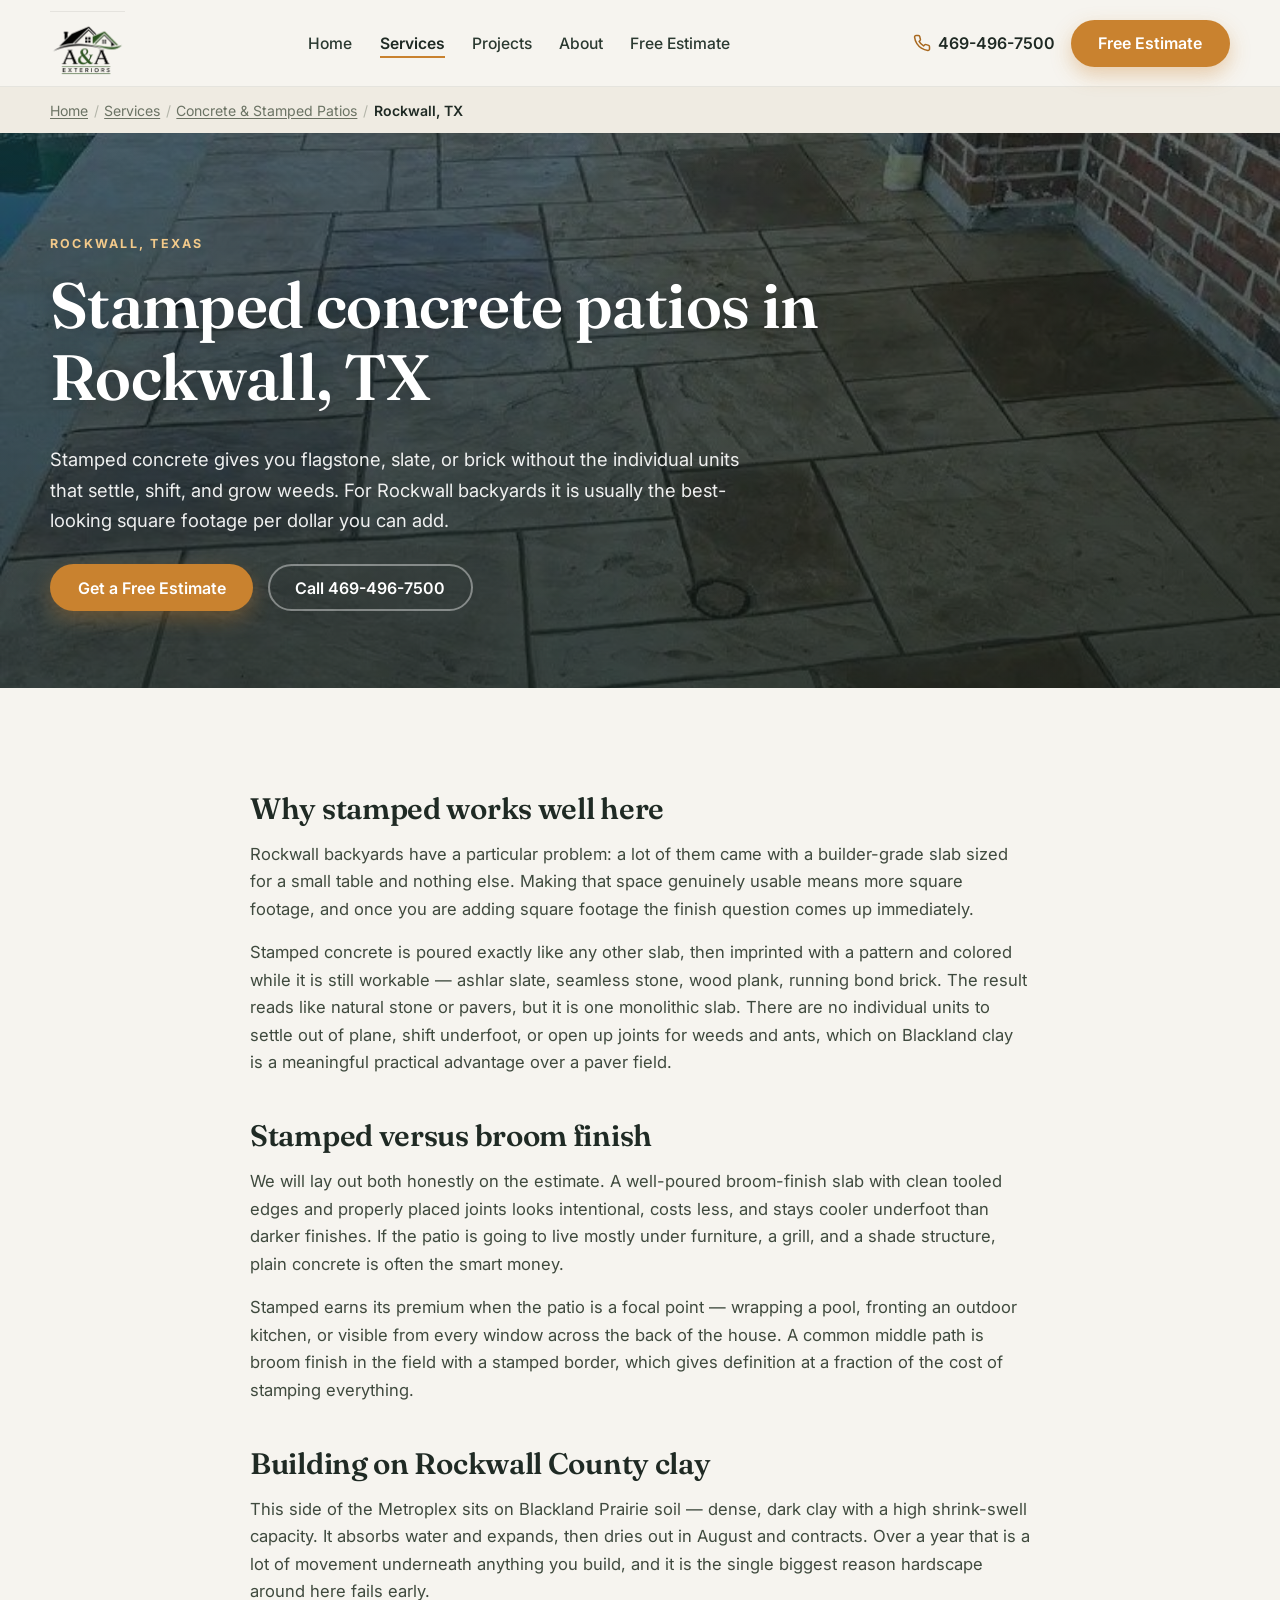
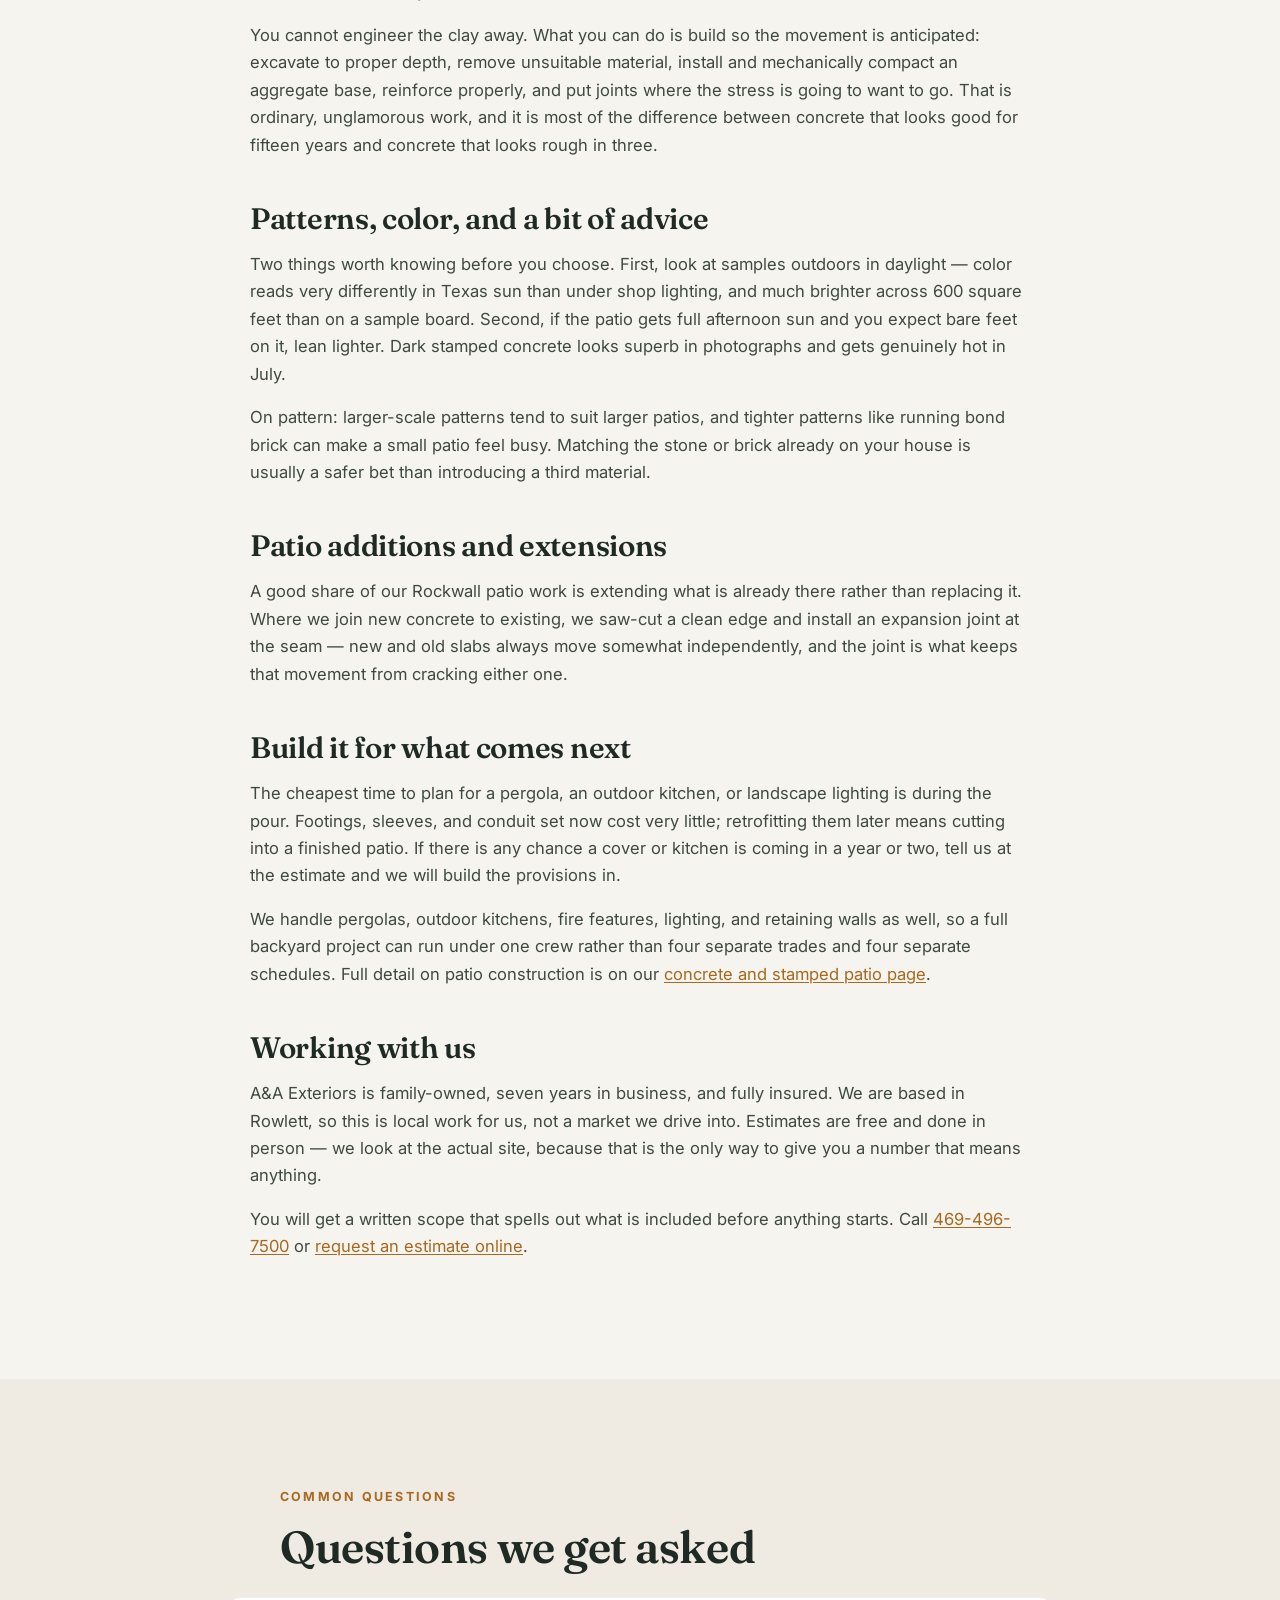
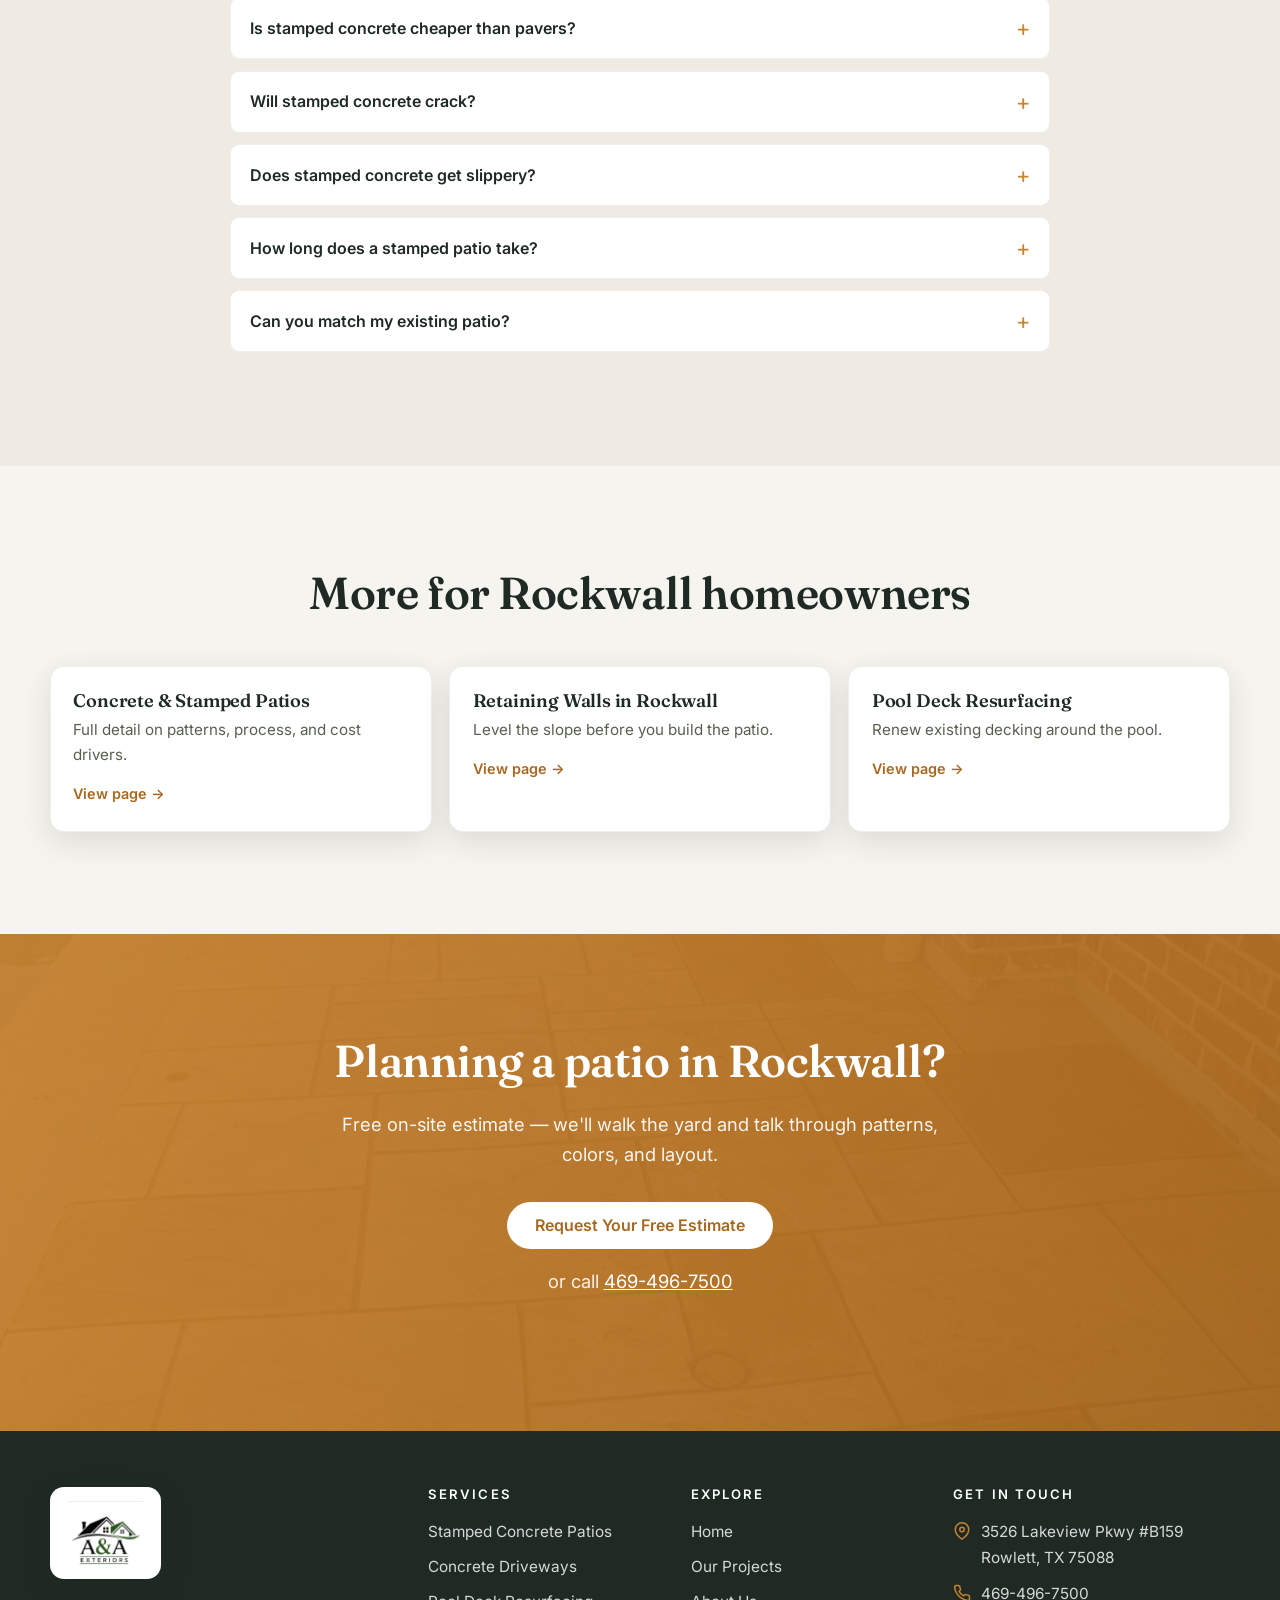
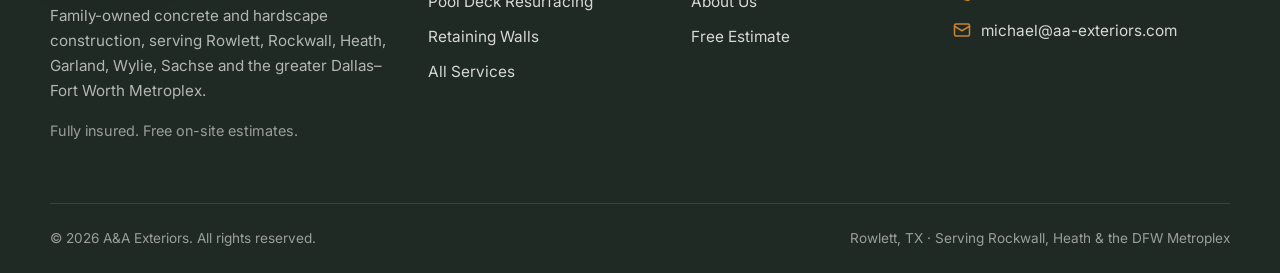
<file: stamped-concrete-patio-rockwall-tx.html>
<!DOCTYPE html>
<html lang="en">
<head>
  <meta charset="UTF-8" />
  <meta name="viewport" content="width=device-width, initial-scale=1.0" />
  <title>Stamped Concrete Patios in Rockwall, TX | A&A Exteriors</title>
  <meta name="description" content="Stamped concrete patios in Rockwall, Texas. The look of stone or flagstone in one monolithic slab — 3500 PSI concrete, compacted base, steel reinforcement. Free estimates." />
  <link rel="canonical" href="https://aa-exteriors.com/stamped-concrete-patio-rockwall-tx" />
  <meta name="theme-color" content="#1f2a24" />
  <meta property="og:type" content="website" />
  <meta property="og:title" content="Stamped Concrete Patios in Rockwall, TX | A&A Exteriors" />
  <meta property="og:description" content="Stamped concrete patios in Rockwall, Texas. The look of stone or flagstone in one monolithic slab — 3500 PSI concrete, compacted base, steel reinforcement. Free estimates." />
  <meta property="og:url" content="https://aa-exteriors.com/stamped-concrete-patio-rockwall-tx" />
  <meta property="og:image" content="https://aa-exteriors.com/images/work-stamped.jpg" />
  <meta name="twitter:card" content="summary_large_image" />
  <link rel="preconnect" href="https://fonts.googleapis.com" />
  <link rel="preconnect" href="https://fonts.gstatic.com" crossorigin />
  <link href="https://fonts.googleapis.com/css2?family=Fraunces:opsz,wght@9..144,500;9..144,600;9..144,700&family=Inter:wght@400;500;600;700&display=swap" rel="stylesheet" />
  <link rel="icon" type="image/png" href="/favicon.png" />
  <link rel="icon" type="image/svg+xml" href="/favicon.svg" />
  <link rel="stylesheet" href="/css/styles.css" />
  <script type="application/ld+json">
  {
    "@context": "https://schema.org",
    "@graph": [
      {
        "@type": "GeneralContractor",
        "@id": "https://aa-exteriors.com/#business",
        "name": "A&A Exteriors",
        "url": "https://aa-exteriors.com/",
        "telephone": "469-496-7500",
        "email": "michael@aa-exteriors.com",
        "image": "https://aa-exteriors.com/images/logo.png",
        "address": {
          "@type": "PostalAddress",
          "streetAddress": "3526 Lakeview Pkwy #B159",
          "addressLocality": "Rowlett",
          "addressRegion": "TX",
          "postalCode": "75088",
          "addressCountry": "US"
        },
        "areaServed": [
          {
            "@type": "City",
            "name": "Rowlett"
          },
          {
            "@type": "City",
            "name": "Rockwall"
          },
          {
            "@type": "City",
            "name": "Heath"
          },
          {
            "@type": "City",
            "name": "Garland"
          },
          {
            "@type": "City",
            "name": "Wylie"
          },
          {
            "@type": "City",
            "name": "Sachse"
          },
          {
            "@type": "City",
            "name": "Royse City"
          },
          {
            "@type": "City",
            "name": "Fate"
          },
          {
            "@type": "City",
            "name": "Forney"
          }
        ]
      },
      {
        "@type": "BreadcrumbList",
        "itemListElement": [
          {
            "@type": "ListItem",
            "position": 1,
            "name": "Home",
            "item": "https://aa-exteriors.com/"
          },
          {
            "@type": "ListItem",
            "position": 2,
            "name": "Services",
            "item": "https://aa-exteriors.com/services"
          },
          {
            "@type": "ListItem",
            "position": 3,
            "name": "Concrete & Stamped Patios",
            "item": "https://aa-exteriors.com/concrete-patios-stamped-concrete"
          },
          {
            "@type": "ListItem",
            "position": 4,
            "name": "Rockwall, TX",
            "item": "https://aa-exteriors.com/stamped-concrete-patio-rockwall-tx"
          }
        ]
      },
      {
        "@type": "Service",
        "name": "Stamped Concrete Patio Construction",
        "serviceType": "Stamped Concrete Patio Construction",
        "provider": {
          "@id": "https://aa-exteriors.com/#business"
        },
        "areaServed": "Rockwall, TX",
        "url": "https://aa-exteriors.com/stamped-concrete-patio-rockwall-tx"
      },
      {
        "@type": "FAQPage",
        "mainEntity": [
          {
            "@type": "Question",
            "name": "Is stamped concrete cheaper than pavers?",
            "acceptedAnswer": {
              "@type": "Answer",
              "text": "Generally yes, and the bigger difference is long-term. Pavers are individual units that can settle and shift on expansive clay and open joints for weeds. Stamped concrete is one slab, so there's nothing to come out of plane individually."
            }
          },
          {
            "@type": "Question",
            "name": "Will stamped concrete crack?",
            "acceptedAnswer": {
              "@type": "Answer",
              "text": "Concrete moves \u2014 in Rockwall County clay that's unavoidable. The goal is controlled movement: control joints at engineered spacing give the slab planned places to relieve stress, and a compacted base plus steel reinforcement limit how much it moves. Joints are cut into the pattern so they read as part of the design."
            }
          },
          {
            "@type": "Question",
            "name": "Does stamped concrete get slippery?",
            "acceptedAnswer": {
              "@type": "Answer",
              "text": "The pattern relief provides grip, and sealer choice matters. If the patio is a pool surround, tell us and we'll specify with slip resistance in mind."
            }
          },
          {
            "@type": "Question",
            "name": "How long does a stamped patio take?",
            "acceptedAnswer": {
              "@type": "Answer",
              "text": "It varies with size, demolition, and access. The pour itself is a day; prep, forming, and cure are what set the schedule. We give you a timeline with the written estimate."
            }
          },
          {
            "@type": "Question",
            "name": "Can you match my existing patio?",
            "acceptedAnswer": {
              "@type": "Answer",
              "text": "New concrete rarely matches aged concrete exactly \u2014 yours has years of weathering the new pour doesn't. Color can get close and stamped or stained finishes give more control. We'd rather set that expectation up front than at the walkthrough."
            }
          }
        ]
      }
    ]
  }
  </script>
</head>
<body>

  <!-- ===================== HEADER ===================== -->
  <header class="site-header">
    <div class="container nav">
      <a class="brand" href="/" aria-label="A&amp;A Exteriors home">
        <img src="/images/logo.png" alt="A&amp;A Exteriors — concrete and hardscape contractor in Rowlett, TX" class="brand__logo" />
      </a>
      <button class="nav__toggle" aria-label="Toggle menu" aria-controls="navLinks" aria-expanded="false">
        <svg viewBox="0 0 24 24" fill="none" stroke="currentColor" stroke-width="2" stroke-linecap="round"><line x1="3" y1="6" x2="21" y2="6"/><line x1="3" y1="12" x2="21" y2="12"/><line x1="3" y1="18" x2="21" y2="18"/></svg>
      </button>
      <ul class="nav__links" id="navLinks">
        <li><a href="/">Home</a></li>
        <li><a href="/services" class="is-active">Services</a></li>
        <li><a href="/projects">Projects</a></li>
        <li><a href="/about">About</a></li>
        <li><a href="/estimate">Free Estimate</a></li>
      </ul>
      <div class="nav__cta">
        <a class="nav__phone" href="tel:+14694967500"><svg width="18" height="18" viewBox="0 0 24 24" fill="none" stroke="currentColor" stroke-width="2" stroke-linecap="round" stroke-linejoin="round"><path d="M22 16.92v3a2 2 0 0 1-2.18 2 19.79 19.79 0 0 1-8.63-3.07 19.5 19.5 0 0 1-6-6 19.79 19.79 0 0 1-3.07-8.67A2 2 0 0 1 4.11 2h3a2 2 0 0 1 2 1.72c.13.96.36 1.9.7 2.81a2 2 0 0 1-.45 2.11L8.09 9.91a16 16 0 0 0 6 6l1.27-1.27a2 2 0 0 1 2.11-.45c.9.34 1.85.57 2.81.7A2 2 0 0 1 22 16.92z"/></svg>
          469-496-7500
        </a>
        <a class="btn btn--primary" href="/estimate">Free Estimate</a>
      </div>
    </div>
  </header>

  <nav class="breadcrumb" aria-label="Breadcrumb"><div class="container"><a href="/">Home</a> <span class="sep">/</span> <a href="/services">Services</a> <span class="sep">/</span> <a href="/concrete-patios-stamped-concrete">Concrete & Stamped Patios</a> <span class="sep">/</span> <span aria-current="page">Rockwall, TX</span></div></nav>

  <section class="page-hero" style="background-image:linear-gradient(180deg,rgba(20,28,23,.62),rgba(20,28,23,.80)),url('/images/work-stamped.jpg');">
    <div class="container">
      <span class="eyebrow">Rockwall, Texas</span>
      <h1>Stamped concrete patios in Rockwall, TX</h1>
      <p class="lead">Stamped concrete gives you flagstone, slate, or brick without the individual units that settle, shift, and grow weeds. For Rockwall backyards it is usually the best-looking square footage per dollar you can add.</p>
      <div class="hero__actions">
        <a class="btn btn--primary" href="/estimate">Get a Free Estimate</a>
        <a class="btn btn--onDark" href="tel:+14694967500">Call 469-496-7500</a>
      </div>
    </div>
  </section>

  <section class="section">
    <div class="container prose">
      <h2>Why stamped works well here</h2>
      <p>Rockwall backyards have a particular problem: a lot of them came with a builder-grade slab sized for a small table and nothing else. Making that space genuinely usable means more square footage, and once you are adding square footage the finish question comes up immediately.</p>
      <p>Stamped concrete is poured exactly like any other slab, then imprinted with a pattern and colored while it is still workable — ashlar slate, seamless stone, wood plank, running bond brick. The result reads like natural stone or pavers, but it is one monolithic slab. There are no individual units to settle out of plane, shift underfoot, or open up joints for weeds and ants, which on Blackland clay is a meaningful practical advantage over a paver field.</p>

      <h2>Stamped versus broom finish</h2>
      <p>We will lay out both honestly on the estimate. A well-poured broom-finish slab with clean tooled edges and properly placed joints looks intentional, costs less, and stays cooler underfoot than darker finishes. If the patio is going to live mostly under furniture, a grill, and a shade structure, plain concrete is often the smart money.</p>
      <p>Stamped earns its premium when the patio is a focal point — wrapping a pool, fronting an outdoor kitchen, or visible from every window across the back of the house. A common middle path is broom finish in the field with a stamped border, which gives definition at a fraction of the cost of stamping everything.</p>

      <h2>Building on Rockwall County clay</h2>
      <p>This side of the Metroplex sits on Blackland Prairie soil — dense, dark clay with a high shrink-swell capacity. It absorbs water and expands, then dries out in August and contracts. Over a year that is a lot of movement underneath anything you build, and it is the single biggest reason hardscape around here fails early.</p>
      <p>You cannot engineer the clay away. What you can do is build so the movement is anticipated: excavate to proper depth, remove unsuitable material, install and mechanically compact an aggregate base, reinforce properly, and put joints where the stress is going to want to go. That is ordinary, unglamorous work, and it is most of the difference between concrete that looks good for fifteen years and concrete that looks rough in three.</p>

      <h2>Patterns, color, and a bit of advice</h2>
      <p>Two things worth knowing before you choose. First, look at samples outdoors in daylight — color reads very differently in Texas sun than under shop lighting, and much brighter across 600 square feet than on a sample board. Second, if the patio gets full afternoon sun and you expect bare feet on it, lean lighter. Dark stamped concrete looks superb in photographs and gets genuinely hot in July.</p>
      <p>On pattern: larger-scale patterns tend to suit larger patios, and tighter patterns like running bond brick can make a small patio feel busy. Matching the stone or brick already on your house is usually a safer bet than introducing a third material.</p>

      <h2>Patio additions and extensions</h2>
      <p>A good share of our Rockwall patio work is extending what is already there rather than replacing it. Where we join new concrete to existing, we saw-cut a clean edge and install an expansion joint at the seam — new and old slabs always move somewhat independently, and the joint is what keeps that movement from cracking either one.</p>

      <h2>Build it for what comes next</h2>
      <p>The cheapest time to plan for a pergola, an outdoor kitchen, or landscape lighting is during the pour. Footings, sleeves, and conduit set now cost very little; retrofitting them later means cutting into a finished patio. If there is any chance a cover or kitchen is coming in a year or two, tell us at the estimate and we will build the provisions in.</p>
      <p>We handle pergolas, outdoor kitchens, fire features, lighting, and retaining walls as well, so a full backyard project can run under one crew rather than four separate trades and four separate schedules. Full detail on patio construction is on our <a href="/concrete-patios-stamped-concrete">concrete and stamped patio page</a>.</p>

      <h2>Working with us</h2>
      <p>A&amp;A Exteriors is family-owned, seven years in business, and fully insured. We are based in Rowlett, so this is local work for us, not a market we drive into. Estimates are free and done in person — we look at the actual site, because that is the only way to give you a number that means anything.</p>
      <p>You will get a written scope that spells out what is included before anything starts. Call <a href="tel:+14694967500">469-496-7500</a> or <a href="/estimate">request an estimate online</a>.</p>

    </div>
  </section>

  <section class="section" style="background:var(--cream-2);">
    <div class="container" style="max-width:820px;">
      <div class="section-head reveal" style="margin-bottom:1.6rem;">
        <span class="eyebrow">Common Questions</span>
        <h2>Questions we get asked</h2>
      </div>
      <div class="reveal">
        <details class="faq-item">
          <summary>Is stamped concrete cheaper than pavers?</summary>
          <div class="faq-a">Generally yes, and the bigger difference is long-term. Pavers are individual units that can settle and shift on expansive clay and open joints for weeds. Stamped concrete is one slab, so there's nothing to come out of plane individually.</div>
        </details>
        <details class="faq-item">
          <summary>Will stamped concrete crack?</summary>
          <div class="faq-a">Concrete moves — in Rockwall County clay that's unavoidable. The goal is controlled movement: control joints at engineered spacing give the slab planned places to relieve stress, and a compacted base plus steel reinforcement limit how much it moves. Joints are cut into the pattern so they read as part of the design.</div>
        </details>
        <details class="faq-item">
          <summary>Does stamped concrete get slippery?</summary>
          <div class="faq-a">The pattern relief provides grip, and sealer choice matters. If the patio is a pool surround, tell us and we'll specify with slip resistance in mind.</div>
        </details>
        <details class="faq-item">
          <summary>How long does a stamped patio take?</summary>
          <div class="faq-a">It varies with size, demolition, and access. The pour itself is a day; prep, forming, and cure are what set the schedule. We give you a timeline with the written estimate.</div>
        </details>
        <details class="faq-item">
          <summary>Can you match my existing patio?</summary>
          <div class="faq-a">New concrete rarely matches aged concrete exactly — yours has years of weathering the new pour doesn't. Color can get close and stamped or stained finishes give more control. We'd rather set that expectation up front than at the walkthrough.</div>
        </details>
      </div>
    </div>
  </section>

  <section class="section">
    <div class="container">
      <div class="section-head center reveal"><h2>More for Rockwall homeowners</h2></div>
      <div class="related-grid">
        <a class="related-card reveal" href="/concrete-patios-stamped-concrete">
          <h3>Concrete & Stamped Patios</h3>
          <p>Full detail on patterns, process, and cost drivers.</p>
          <span class="related-go">View page &rarr;</span>
        </a>
        <a class="related-card reveal" href="/retaining-walls-rockwall-tx">
          <h3>Retaining Walls in Rockwall</h3>
          <p>Level the slope before you build the patio.</p>
          <span class="related-go">View page &rarr;</span>
        </a>
        <a class="related-card reveal" href="/pool-deck-resurfacing">
          <h3>Pool Deck Resurfacing</h3>
          <p>Renew existing decking around the pool.</p>
          <span class="related-go">View page &rarr;</span>
        </a>
      </div>
    </div>
  </section>

  <!-- ===================== CTA ===================== -->
  <section class="section cta-band">
    <div class="container">
      <h2 class="reveal">Planning a patio in Rockwall?</h2>
      <p class="reveal">Free on-site estimate — we'll walk the yard and talk through patterns, colors, and layout.</p>
      <a class="btn btn--light reveal" href="/estimate">Request Your Free Estimate</a>
      <p style="margin-top:1.1rem;color:rgba(255,255,255,.9);">or call <a href="tel:+14694967500" style="color:#fff;text-decoration:underline;">469-496-7500</a></p>
    </div>
  </section>

  <!-- ===================== FOOTER ===================== -->
  <footer class="site-footer">
    <div class="container">
      <div class="footer-grid footer-grid--4">
        <div class="footer-brand">
          <div class="footer-logo"><img src="/images/logo.png" alt="A&amp;A Exteriors" /></div>
          <p>Family-owned concrete and hardscape construction, serving Rowlett, Rockwall, Heath, Garland, Wylie, Sachse and the greater Dallas&ndash;Fort Worth Metroplex.</p>
          <p style="font-size:.9rem;color:rgba(255,255,255,.55);">Fully insured. Free on-site estimates.</p>
        </div>
        <div>
          <h4>Services</h4>
          <ul class="footer-links">
            <li><a href="/concrete-patios-stamped-concrete">Stamped Concrete Patios</a></li>
            <li><a href="/concrete-driveways">Concrete Driveways</a></li>
            <li><a href="/pool-deck-resurfacing">Pool Deck Resurfacing</a></li>
            <li><a href="/retaining-walls">Retaining Walls</a></li>
            <li><a href="/services">All Services</a></li>
          </ul>
        </div>
        <div>
          <h4>Explore</h4>
          <ul class="footer-links">
            <li><a href="/">Home</a></li>
            <li><a href="/projects">Our Projects</a></li>
            <li><a href="/about">About Us</a></li>
            <li><a href="/estimate">Free Estimate</a></li>
          </ul>
        </div>
        <div>
          <h4>Get In Touch</h4>
          <ul class="footer-contact">
            <li><svg viewBox="0 0 24 24" fill="none" stroke="currentColor" stroke-width="2" stroke-linecap="round" stroke-linejoin="round"><path d="M21 10c0 7-9 13-9 13s-9-6-9-13a9 9 0 0 1 18 0z"/><circle cx="12" cy="10" r="3"/></svg><span>3526 Lakeview Pkwy #B159<br/>Rowlett, TX 75088</span></li>
            <li><svg viewBox="0 0 24 24" fill="none" stroke="currentColor" stroke-width="2" stroke-linecap="round" stroke-linejoin="round"><path d="M22 16.92v3a2 2 0 0 1-2.18 2 19.79 19.79 0 0 1-8.63-3.07 19.5 19.5 0 0 1-6-6 19.79 19.79 0 0 1-3.07-8.67A2 2 0 0 1 4.11 2h3a2 2 0 0 1 2 1.72c.13.96.36 1.9.7 2.81a2 2 0 0 1-.45 2.11L8.09 9.91a16 16 0 0 0 6 6l1.27-1.27a2 2 0 0 1 2.11-.45c.9.34 1.85.57 2.81.7A2 2 0 0 1 22 16.92z"/></svg><a href="tel:+14694967500">469-496-7500</a></li>
            <li><svg viewBox="0 0 24 24" fill="none" stroke="currentColor" stroke-width="2" stroke-linecap="round" stroke-linejoin="round"><rect x="2" y="4" width="20" height="16" rx="2"/><path d="m22 7-10 6L2 7"/></svg><a href="mailto:michael@aa-exteriors.com">michael@aa-exteriors.com</a></li>
          </ul>
        </div>
      </div>
      <div class="footer-bottom">
        <span>&copy; <span data-year>2026</span> A&amp;A Exteriors. All rights reserved.</span>
        <span>Rowlett, TX &middot; Serving Rockwall, Heath &amp; the DFW Metroplex</span>
      </div>
    </div>
  </footer>

  <script src="/js/main.js"></script>
</body>
</html>
</file>
<file: css/styles.css>
/* ==========================================================================
   A&A Exteriors — Global Stylesheet
   Palette: deep forest/charcoal + warm amber (fire/lighting glow) + stone
   Fonts: Fraunces (display) / Inter (body)
   ========================================================================== */

:root {
  --forest:      #1f2a24;   /* deep charcoal-green (headers, footer)   */
  --forest-2:    #2b3a31;
  --green:       #4a6b4d;   /* natural secondary                       */
  --amber:       #c9822f;   /* warm accent — lighting / fire pit glow  */
  --amber-dark:  #a8681f;
  --stone:       #8a8578;   /* muted stone gray                        */
  --cream:       #f6f4ef;   /* warm off-white background                */
  --cream-2:     #efebe2;
  --ink:         #23281f;   /* body text                               */
  --white:       #ffffff;
  --radius:      14px;
  --radius-sm:   9px;
  --shadow:      0 10px 30px rgba(31, 42, 36, 0.12);
  --shadow-lg:   0 24px 60px rgba(31, 42, 36, 0.22);
  --maxw:        1180px;
  --ease:        cubic-bezier(0.22, 1, 0.36, 1);
}

/* ----- Reset ------------------------------------------------------------- */
*, *::before, *::after { box-sizing: border-box; }
html { scroll-behavior: smooth; -webkit-text-size-adjust: 100%; }
body {
  margin: 0;
  font-family: "Inter", system-ui, -apple-system, Segoe UI, Roboto, sans-serif;
  color: var(--ink);
  background: var(--cream);
  line-height: 1.65;
  -webkit-font-smoothing: antialiased;
}
img { max-width: 100%; display: block; }
a { color: inherit; text-decoration: none; }
h1, h2, h3, h4 {
  font-family: "Fraunces", Georgia, "Times New Roman", serif;
  font-weight: 600;
  line-height: 1.12;
  color: var(--forest);
  margin: 0 0 .5em;
  letter-spacing: -0.01em;
}
h1 { font-size: clamp(2.4rem, 5.5vw, 4rem); }
h2 { font-size: clamp(1.9rem, 3.6vw, 2.8rem); }
h3 { font-size: 1.3rem; }
p  { margin: 0 0 1rem; }

/* ----- Layout helpers ---------------------------------------------------- */
.container { width: min(100% - 2.5rem, var(--maxw)); margin-inline: auto; }
.section   { padding: clamp(3.5rem, 8vw, 6.5rem) 0; }
.section--tight { padding: clamp(2.5rem, 5vw, 4rem) 0; }
.center { text-align: center; }
.eyebrow {
  display: inline-block;
  font-family: "Inter", sans-serif;
  font-weight: 700;
  font-size: .78rem;
  letter-spacing: .18em;
  text-transform: uppercase;
  color: var(--amber-dark);
  margin-bottom: .9rem;
}
.lead { font-size: 1.15rem; color: #4a5249; max-width: 60ch; }
.section-head { max-width: 720px; margin: 0 auto 3rem; }
.section-head.center { text-align: center; }

/* ----- Buttons ----------------------------------------------------------- */
.btn {
  display: inline-flex; align-items: center; gap: .55rem;
  font-weight: 600; font-size: 1rem;
  padding: .85rem 1.6rem; border-radius: 100px;
  border: 2px solid transparent; cursor: pointer;
  transition: transform .2s var(--ease), box-shadow .2s var(--ease), background .2s;
  line-height: 1;
}
.btn:active { transform: translateY(1px); }
.btn--primary { background: var(--amber); color: #fff; box-shadow: 0 8px 20px rgba(201,130,47,.35); }
.btn--primary:hover { background: var(--amber-dark); transform: translateY(-2px); box-shadow: 0 12px 26px rgba(201,130,47,.42); }
.btn--ghost { background: transparent; color: var(--forest); border-color: rgba(31,42,36,.25); }
.btn--ghost:hover { border-color: var(--forest); transform: translateY(-2px); }
.btn--light { background: #fff; color: var(--forest); }
.btn--light:hover { transform: translateY(-2px); box-shadow: var(--shadow); }
.btn--onDark { border-color: rgba(255,255,255,.4); color:#fff; }
.btn--onDark:hover { background: rgba(255,255,255,.12); border-color:#fff; }

/* ==========================================================================
   Header / Navigation
   ========================================================================== */
.site-header {
  position: sticky; top: 0; z-index: 50;
  background: rgba(246,244,239,.86);
  backdrop-filter: saturate(160%) blur(12px);
  border-bottom: 1px solid rgba(31,42,36,.08);
}
.nav { display: flex; align-items: center; justify-content: space-between; gap: 1rem; padding: .7rem 0; }
.brand { display: flex; align-items: center; gap: .7rem; }
.brand__logo { height: 64px; width: auto; display: block; }
@media (max-width: 480px){ .brand__logo { height: 48px; } }
.brand__mark {
  width: 42px; height: 42px; border-radius: 10px;
  display: grid; place-items: center;
  background: linear-gradient(145deg, var(--forest), var(--green));
  color: #fff; font-family: "Fraunces", serif; font-weight: 700; font-size: 1.15rem;
  box-shadow: var(--shadow);
}
.brand__name { display: flex; flex-direction: column; line-height: 1; }
.brand__name b { font-family: "Fraunces", serif; font-size: 1.2rem; color: var(--forest); letter-spacing:.01em; }
.brand__name span { font-size: .68rem; letter-spacing: .22em; text-transform: uppercase; color: var(--stone); margin-top: 3px; }

.nav__links { display: flex; align-items: center; gap: 1.7rem; list-style: none; margin: 0; padding: 0; }
.nav__links a { font-weight: 500; font-size: .98rem; color: var(--forest-2); position: relative; padding: .2rem 0; }
.nav__links a::after {
  content:""; position:absolute; left:0; bottom:-2px; height:2px; width:0;
  background: var(--amber); transition: width .25s var(--ease);
}
.nav__links a:hover::after, .nav__links a.is-active::after { width:100%; }
.nav__links a.is-active { color: var(--forest); font-weight: 600; }

.nav__cta { display: flex; align-items: center; gap: 1rem; }
.nav__phone { display:flex; align-items:center; gap:.4rem; font-weight:600; color:var(--forest); white-space:nowrap; }
.nav__phone svg { color: var(--amber-dark); }

.nav__toggle {
  display: none; background: none; border: 0; cursor: pointer;
  width: 44px; height: 44px; border-radius: 10px; color: var(--forest);
}
.nav__toggle svg { width: 26px; height: 26px; }

@media (max-width: 900px) {
  .nav__toggle { display: grid; place-items: center; }
  .nav__links {
    position: absolute; inset: 100% 0 auto 0;
    flex-direction: column; align-items: flex-start; gap: 0;
    background: var(--cream); border-bottom: 1px solid rgba(31,42,36,.1);
    padding: .5rem 1.25rem 1.25rem; box-shadow: var(--shadow);
    max-height: 0; overflow: hidden; transition: max-height .3s var(--ease), padding .3s;
    padding-top: 0; padding-bottom: 0;
  }
  .nav__links.open { max-height: 340px; padding-top: .5rem; padding-bottom: 1.25rem; }
  .nav__links li { width: 100%; }
  .nav__links a { display: block; width: 100%; padding: .8rem 0; border-bottom: 1px solid rgba(31,42,36,.06); }
  .nav__phone { display: none; }
}

/* ==========================================================================
   Hero
   ========================================================================== */
.hero {
  position: relative; color: #fff; overflow: hidden;
  /* real photo (images/hero.jpg) layered over a rich fallback gradient */
  background-image:
    linear-gradient(180deg, rgba(20,28,23,.55) 0%, rgba(20,28,23,.78) 100%),
    url("../images/hero.jpg");
  background-size: cover; background-position: center;
}
.hero::before { /* fallback texture if photo missing */
  content:""; position:absolute; inset:0; z-index:-1;
  background: radial-gradient(120% 120% at 70% 10%, var(--green), var(--forest) 70%);
}
.hero__inner { padding: clamp(4.5rem, 12vw, 8.5rem) 0 clamp(4rem, 9vw, 7rem); max-width: 760px; }
.hero h1 { color: #fff; text-shadow: 0 2px 20px rgba(0,0,0,.3); }
.hero .eyebrow { color: #f2c98a; }
.hero p { font-size: 1.2rem; color: rgba(255,255,255,.92); max-width: 54ch; margin-bottom: 2rem; }
.hero__actions { display: flex; flex-wrap: wrap; gap: .9rem; }
.hero__trust {
  display: flex; flex-wrap: wrap; gap: 1.5rem 2.2rem; margin-top: 2.8rem;
  padding-top: 1.8rem; border-top: 1px solid rgba(255,255,255,.18);
}
.hero__trust div b { display:block; font-family:"Fraunces",serif; font-size:1.7rem; color:#fff; }
.hero__trust div span { font-size:.85rem; color: rgba(255,255,255,.75); letter-spacing:.04em; }

/* ==========================================================================
   Services
   ========================================================================== */
.services-grid {
  display: grid; gap: 1.25rem;
  grid-template-columns: repeat(auto-fit, minmax(255px, 1fr));
}
.service-card {
  background: #fff; border: 1px solid rgba(31,42,36,.07); border-radius: var(--radius);
  padding: 1.9rem 1.6rem; box-shadow: var(--shadow);
  transition: transform .25s var(--ease), box-shadow .25s var(--ease), border-color .25s;
  position: relative;
}
.service-card:hover { transform: translateY(-6px); box-shadow: var(--shadow-lg); border-color: rgba(201,130,47,.4); }
.service-card__icon {
  width: 54px; height: 54px; border-radius: 12px; display: grid; place-items: center;
  background: linear-gradient(145deg, var(--cream-2), #fff);
  border: 1px solid rgba(31,42,36,.08); color: var(--amber-dark); margin-bottom: 1.1rem;
}
.service-card__icon svg { width: 28px; height: 28px; }
.service-card h3 { margin-bottom: .4rem; }
.service-card p { color: #57604f; font-size: .96rem; margin: 0; }

/* ==========================================================================
   Feature / Why-us band
   ========================================================================== */
.features { background: var(--forest); color: #eef2ec; }
.features h2 { color: #fff; }
.features .eyebrow { color: #f2c98a; }
.features .lead { color: rgba(255,255,255,.8); }
.feature-grid { display:grid; gap:1.6rem; grid-template-columns: repeat(auto-fit, minmax(230px,1fr)); margin-top: 2.5rem; }
.feature { display:flex; gap:1rem; }
.feature__num { font-family:"Fraunces",serif; font-size:1.6rem; color: var(--amber); line-height:1; }
.feature h3 { color:#fff; font-size:1.15rem; margin-bottom:.3rem; }
.feature p { color: rgba(255,255,255,.72); font-size:.95rem; margin:0; }

/* ==========================================================================
   Gallery
   ========================================================================== */
.gallery {
  display: grid; gap: 1rem;
  grid-template-columns: repeat(auto-fit, minmax(300px, 1fr));
}
.gallery-item {
  position: relative; aspect-ratio: 4 / 3; border-radius: var(--radius); overflow: hidden;
  background-color: var(--forest-2);
  background-size: cover; background-position: center;
  box-shadow: var(--shadow); border: 1px solid rgba(31,42,36,.06);
}
.gallery-item--tall { aspect-ratio: 3 / 4; }
.gallery-item::after { /* dark hover veil + label */
  content: attr(data-label);
  position: absolute; inset: 0; display: flex; align-items: flex-end;
  padding: 1rem 1.1rem; color:#fff; font-weight:600; font-size:.98rem;
  background: linear-gradient(180deg, rgba(0,0,0,0) 45%, rgba(0,0,0,.65));
  opacity: 0; transition: opacity .3s var(--ease);
}
.gallery-item:hover::after { opacity: 1; }
.gallery-item .placeholder-tag {
  position:absolute; inset:0; display:grid; place-content:center; gap:.4rem; text-align:center;
  color: rgba(255,255,255,.55); font-size:.85rem; letter-spacing:.03em;
}
.gallery-item .placeholder-tag svg { width:34px; height:34px; margin:0 auto; opacity:.5; }

/* ==========================================================================
   CTA band
   ========================================================================== */
.cta-band {
  background:
    linear-gradient(120deg, rgba(201,130,47,.95), rgba(168,104,31,.95)),
    url("../images/cta.jpg");
  background-size: cover; background-position: center;
  color:#fff; text-align:center;
}
.cta-band h2 { color:#fff; }
.cta-band p { color: rgba(255,255,255,.92); font-size:1.15rem; max-width: 52ch; margin: 0 auto 2rem; }
.cta-band .btn--light { color: var(--amber-dark); }

/* ==========================================================================
   About page
   ========================================================================== */
.about-hero { background: var(--cream-2); }
.split { display:grid; gap: clamp(2rem,5vw,4rem); grid-template-columns: 1.05fr 1fr; align-items:center; }
@media (max-width: 820px){ .split { grid-template-columns: 1fr; } }
.split__media {
  aspect-ratio: 4/5; border-radius: var(--radius); box-shadow: var(--shadow-lg);
  background-color: var(--forest-2); background-size:cover; background-position:center;
}
.values-grid { display:grid; gap:1.25rem; grid-template-columns: repeat(auto-fit, minmax(240px,1fr)); }
.value-card {
  background:#fff; border-radius: var(--radius); padding:1.7rem 1.5rem;
  box-shadow: var(--shadow); border:1px solid rgba(31,42,36,.06);
}
.value-card__icon { width:46px;height:46px;border-radius:11px;display:grid;place-items:center;
  background: var(--cream-2); color: var(--green); margin-bottom:1rem; }
.value-card__icon svg { width:24px;height:24px; }
.note {
  background:#fff8ee; border:1px dashed var(--amber); border-radius: var(--radius-sm);
  padding: 1rem 1.2rem; color:#7a5a24; font-size:.92rem;
}

/* ==========================================================================
   Estimate / Form page
   ========================================================================== */
.estimate-layout { display:grid; gap: clamp(2rem,5vw,3.5rem); grid-template-columns: 1.1fr .9fr; align-items:start; }
@media (max-width: 860px){ .estimate-layout { grid-template-columns: 1fr; } }
.form-card { background:#fff; border-radius: var(--radius); box-shadow: var(--shadow-lg); padding: clamp(1.6rem, 4vw, 2.6rem); border:1px solid rgba(31,42,36,.06); }
.field { margin-bottom: 1.15rem; }
.field label { display:block; font-weight:600; font-size:.92rem; color:var(--forest); margin-bottom:.4rem; }
.field label .req { color: var(--amber-dark); }
.field input, .field select, .field textarea {
  width:100%; padding:.8rem .95rem; font: inherit; color: var(--ink);
  background: var(--cream); border:1.5px solid rgba(31,42,36,.14); border-radius: var(--radius-sm);
  transition: border-color .2s, box-shadow .2s;
}
.field input:focus, .field select:focus, .field textarea:focus {
  outline:none; border-color: var(--amber); background:#fff; box-shadow: 0 0 0 3px rgba(201,130,47,.15);
}
.field textarea { min-height: 130px; resize: vertical; }
.field-row { display:grid; gap:1.15rem; grid-template-columns: 1fr 1fr; }
@media (max-width: 520px){ .field-row { grid-template-columns: 1fr; } }
.checks { display:grid; gap:.5rem; grid-template-columns: repeat(auto-fit,minmax(180px,1fr)); }
.check {
  display:flex; align-items:center; gap:.6rem; padding:.6rem .8rem; background:var(--cream);
  border:1.5px solid rgba(31,42,36,.12); border-radius: var(--radius-sm); cursor:pointer; font-size:.94rem;
  transition: border-color .2s, background .2s;
}
.check:hover { border-color: var(--amber); }
.check input { width:auto; accent-color: var(--amber); }
.form-aside { position: sticky; top: 90px; }
.contact-list { list-style:none; margin:0; padding:0; display:grid; gap:1.15rem; }
.contact-list li { display:flex; gap:.9rem; align-items:flex-start; }
.contact-list .ci {
  flex:none; width:44px;height:44px;border-radius:11px; display:grid;place-items:center;
  background: var(--forest); color:#fff;
}
.contact-list .ci svg { width:22px;height:22px; }
.contact-list b { display:block; color:var(--forest); font-family:"Fraunces",serif; }
.contact-list a, .contact-list span { color:#55604e; }
.form-msg { margin-top:1rem; padding:.9rem 1.1rem; border-radius: var(--radius-sm); font-size:.95rem; display:none; }
.form-msg.ok  { display:block; background:#e9f5ea; color:#2f5d34; border:1px solid #bfe0c2; }
.form-msg.err { display:block; background:#fdeceb; color:#8a2b23; border:1px solid #f3c4c0; }

/* ==========================================================================
   Footer
   ========================================================================== */
.site-footer { background: var(--forest); color: rgba(255,255,255,.82); padding: 3.5rem 0 1.5rem; }
.footer-grid { display:grid; gap:2rem; grid-template-columns: 1.4fr 1fr 1fr; }
@media (max-width: 760px){ .footer-grid { grid-template-columns: 1fr 1fr; } }
@media (max-width: 480px){ .footer-grid { grid-template-columns: 1fr; } }
.site-footer h4 { color:#fff; font-family:"Inter",sans-serif; font-size:.82rem; letter-spacing:.16em; text-transform:uppercase; margin-bottom:1.1rem; }
.site-footer a:hover { color: var(--amber); }
.footer-brand .brand__name b { color:#fff; }
.footer-brand .brand__name span { color: rgba(255,255,255,.6); }
.footer-logo { display:inline-block; background:#fff; border-radius:14px; padding:14px 18px; box-shadow: var(--shadow); }
.footer-logo img { height:64px; width:auto; display:block; }
.footer-brand p { color: rgba(255,255,255,.66); font-size:.95rem; margin-top:1rem; max-width: 34ch; }
.footer-links { list-style:none; margin:0; padding:0; display:grid; gap:.6rem; font-size:.96rem; }
.footer-contact { list-style:none; margin:0; padding:0; display:grid; gap:.7rem; font-size:.96rem; }
.footer-contact li { display:flex; gap:.6rem; align-items:flex-start; }
.footer-contact svg { flex:none; width:18px;height:18px; margin-top:3px; color: var(--amber); }
.footer-bottom {
  margin-top:2.8rem; padding-top:1.4rem; border-top:1px solid rgba(255,255,255,.12);
  display:flex; flex-wrap:wrap; gap:.6rem 1.5rem; justify-content:space-between;
  font-size:.85rem; color: rgba(255,255,255,.55);
}

/* ----- reveal-on-scroll ----- */
.reveal { opacity:0; transform: translateY(24px); transition: opacity .7s var(--ease), transform .7s var(--ease); }
.reveal.in { opacity:1; transform:none; }
@media (prefers-reduced-motion: reduce){
  .reveal { opacity:1; transform:none; transition:none; }
  html { scroll-behavior:auto; }
}

/* ==========================================================================
   Service / city / project pages (added for the SEO build-out)
   ========================================================================== */

/* ----- page hero (interior pages) ----- */
.page-hero {
  background-size: cover; background-position: center; color: #fff;
  padding: clamp(3.5rem, 8vw, 6rem) 0 clamp(3rem, 6vw, 5rem);
}
.page-hero h1 { color: #fff; max-width: 20ch; text-shadow: 0 2px 20px rgba(0,0,0,.3); }
.page-hero .eyebrow { color: #f2c98a; }
.page-hero .lead { color: rgba(255,255,255,.92); max-width: 60ch; }
.page-hero .hero__actions { margin-top: 1.8rem; }

/* ----- breadcrumbs ----- */
.breadcrumb { background: var(--cream-2); font-size: .88rem; padding: .7rem 0; color: #6b7364; }
.breadcrumb a { color: #6b7364; text-decoration: underline; text-underline-offset: 2px; }
.breadcrumb a:hover { color: var(--amber-dark); }
.breadcrumb .sep { opacity: .45; margin: 0 .1rem; }
.breadcrumb [aria-current] { color: var(--forest); font-weight: 600; }

/* ----- long-form article text ----- */
.prose { max-width: 780px; margin-inline: auto; }
.prose h2 { margin-top: 2.6rem; font-size: clamp(1.45rem, 2.4vw, 1.85rem); line-height: 1.2; }
.prose h2:first-child { margin-top: 0; }
.prose h3 { margin-top: 1.9rem; font-size: 1.1rem; color: var(--forest-2); letter-spacing: .005em; }
.prose p, .prose li { font-size: 1.04rem; color: #3f4a3e; }
.prose ul { padding-left: 1.15rem; margin: 0 0 1.2rem; }
.prose li { margin-bottom: .55rem; }
.prose a { color: var(--amber-dark); text-decoration: underline; text-underline-offset: 2px; }
.prose a:hover { color: var(--forest); }
.prose strong { color: var(--forest); }

/* ----- spec callouts ----- */
.spec-grid {
  display: grid; gap: .9rem; margin: 2rem 0 .5rem;
  grid-template-columns: repeat(auto-fit, minmax(150px, 1fr));
}
.spec {
  background: #fff; border: 1px solid rgba(31,42,36,.08); border-radius: var(--radius-sm);
  padding: 1.1rem 1rem; text-align: center; box-shadow: var(--shadow);
}
.spec b {
  display: block; font-family: "Fraunces", serif; font-size: 1.7rem;
  color: var(--amber-dark); line-height: 1.1;
}
.spec span { display: block; font-size: .85rem; color: #6b7364; margin-top: .25rem; }

/* ----- FAQ ----- */
.faq-item {
  background: #fff; border: 1px solid rgba(31,42,36,.08); border-radius: var(--radius-sm);
  margin-bottom: .7rem; overflow: hidden;
}
.faq-item summary {
  cursor: pointer; padding: 1.05rem 1.2rem; font-weight: 600; color: var(--forest);
  list-style: none; position: relative; padding-right: 3rem;
}
.faq-item summary::-webkit-details-marker { display: none; }
.faq-item summary::after {
  content: "+"; position: absolute; right: 1.2rem; top: 50%; transform: translateY(-50%);
  font-size: 1.4rem; color: var(--amber); font-weight: 400; line-height: 1;
}
.faq-item[open] summary::after { content: "\2013"; }
.faq-item summary:hover { color: var(--amber-dark); }
.faq-a { padding: 0 1.2rem 1.15rem; color: #4a5249; font-size: .99rem; }
.faq-a a { color: var(--amber-dark); text-decoration: underline; }

/* ----- related pages ----- */
.related-grid { display: grid; gap: 1.1rem; grid-template-columns: repeat(auto-fit, minmax(260px, 1fr)); }
.related-card {
  display: block; background: #fff; border: 1px solid rgba(31,42,36,.08);
  border-radius: var(--radius); padding: 1.5rem 1.4rem; box-shadow: var(--shadow);
  transition: transform .25s var(--ease), box-shadow .25s var(--ease), border-color .25s;
}
.related-card:hover { transform: translateY(-5px); box-shadow: var(--shadow-lg); border-color: rgba(201,130,47,.45); }
.related-card h3 { font-size: 1.14rem; margin-bottom: .35rem; }
.related-card p { font-size: .95rem; color: #57604f; margin: 0 0 .8rem; }
.related-go { font-size: .9rem; font-weight: 600; color: var(--amber-dark); }

/* ----- project gallery + filter ----- */
.filterbar { display: flex; flex-wrap: wrap; gap: .55rem; justify-content: center; margin-bottom: 2rem; }
.chip {
  font: inherit; font-size: .92rem; font-weight: 500; cursor: pointer;
  padding: .55rem 1.1rem; border-radius: 100px; background: #fff; color: var(--forest);
  border: 1.5px solid rgba(31,42,36,.15); transition: all .2s var(--ease);
}
.chip:hover { border-color: var(--amber); }
.chip.is-on { background: var(--forest); color: #fff; border-color: var(--forest); }
.gallery-item.project { margin: 0; }
.gallery-item.project figcaption {
  position: absolute; inset: auto 0 0 0; padding: 1.4rem 1.1rem 1rem; color: #fff;
  background: linear-gradient(180deg, rgba(0,0,0,0), rgba(0,0,0,.82));
}
.gallery-item.project figcaption b { display: block; font-family: "Fraunces", serif; font-size: 1.06rem; }
.gallery-item.project figcaption span { display: block; font-size: .87rem; color: rgba(255,255,255,.82); margin-top: .2rem; }
.gallery-item.project::after { content: none; }
.gallery-item.is-hidden { display: none; }

/* ----- four-column footer ----- */
.footer-grid--4 { grid-template-columns: 1.5fr 1fr 1fr 1.2fr; }
@media (max-width: 900px){ .footer-grid--4 { grid-template-columns: 1fr 1fr; } }
@media (max-width: 520px){ .footer-grid--4 { grid-template-columns: 1fr; } }

/* ----- projects gallery (img-based, lazy loaded) ----- */
.gallery--projects { grid-template-columns: repeat(auto-fit, minmax(290px, 1fr)); }
.gallery--projects .project {
  position: relative; margin: 0; overflow: hidden; border-radius: var(--radius);
  box-shadow: var(--shadow); background: var(--forest-2);
  border: 1px solid rgba(31,42,36,.06);
  transition: transform .25s var(--ease), box-shadow .25s var(--ease);
}
.gallery--projects .project:hover { transform: translateY(-5px); box-shadow: var(--shadow-lg); }
.gallery--projects .project img {
  width: 100%; height: 300px; object-fit: cover; display: block;
  transition: transform .5s var(--ease);
}
.gallery--projects .project:hover img { transform: scale(1.04); }
.gallery--projects .project figcaption {
  position: absolute; inset: auto 0 0 0; padding: 2.2rem 1.1rem .95rem; color: #fff;
  background: linear-gradient(180deg, rgba(0,0,0,0), rgba(0,0,0,.55) 40%, rgba(0,0,0,.88));
}
.gallery--projects .project figcaption b {
  display: block; font-family: "Fraunces", serif; font-size: 1.05rem; line-height: 1.25;
}
.gallery--projects .project figcaption span {
  display: block; font-size: .86rem; color: rgba(255,255,255,.8); margin-top: .25rem; line-height: 1.45;
}
.gallery--projects .project.is-hidden { display: none; }
@media (max-width: 560px){ .gallery--projects .project img { height: 240px; } }

/* intentional panel for services we don't have a photo of yet */
.split__media--brand {
  display: grid; place-items: center; text-align: center;
  background: linear-gradient(145deg, var(--forest), var(--green));
  color: #fff; padding: 2rem;
}
.split__media--brand span { font-family: "Fraunces", serif; font-size: 1.5rem; line-height: 1.3; }
.split__media--brand small {
  display: block; font-family: "Inter", sans-serif; font-size: .78rem; font-weight: 500;
  letter-spacing: .14em; text-transform: uppercase; color: rgba(255,255,255,.6); margin-top: .6rem;
}
</file>
